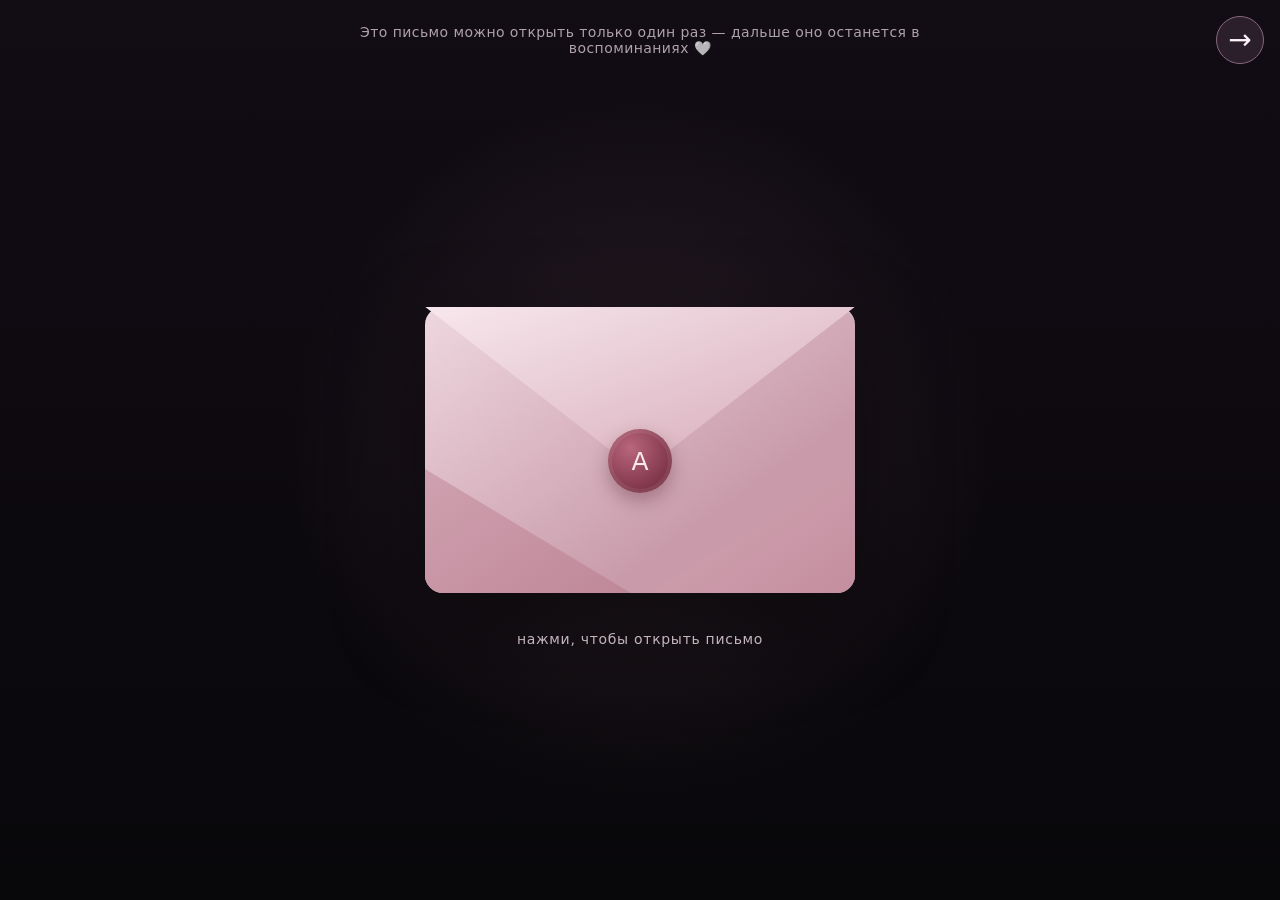
<file: index.html>
<!doctype html>
<html lang="ru">
<head>
<meta charset="utf-8">
<meta name="viewport" content="width=device-width, initial-scale=1, viewport-fit=cover">
<meta name="theme-color" content="#160f18">
<meta name="description" content="Для Арины 🤍">
<title>Для Арины 🤍</title>
<script>document.documentElement.classList.add('js');</script>
<link rel="stylesheet" href="site.css?v=20260927-32">

</head>
<body class="intro-page">
<a class="afterword-shortcut" style="z-index:1000010" href="afterword.html" aria-label="Перейти к послесловию и продолжениям" title="Послесловие и продолжения">→</a>
<div class="page-transition" aria-hidden="true"></div>
<div class="intro" id="intro">
<div class="intro-note">Это письмо можно открыть только один раз — дальше оно останется в воспоминаниях 🤍</div>
<div aria-hidden="true" class="wizard malfoy-wizard real-wizard-v14"><img alt="" aria-hidden="true" class="real-wizard-image" decoding="async" loading="lazy" src="assets/img-91d312e5d8ba7903.webp"/><span aria-hidden="true" class="wand-tip-anchor real-wand-tip"></span></div>
<svg aria-hidden="true" class="heart-spell-svg" preserveaspectratio="none" viewbox="0 0 1000 700">
<defs>
<filter height="220%" id="greenGlow" width="220%" x="-60%" y="-60%">
<fegaussianblur result="blur" stddeviation="6"></fegaussianblur>
<femerge><femergenode in="blur"></femergenode><femergenode in="SourceGraphic"></femergenode></femerge>
</filter>
</defs>
<path class="heart-spell-trail" d="M 190 505 C 275 470, 350 415, 445 365 C 475 348, 498 340, 515 334" pathlength="1"></path>
<path class="heart-spell-heart" d="M 515 334 C 482 294, 430 319, 444 365 C 455 401, 515 430, 515 430 C 515 430, 575 401, 586 365 C 600 319, 548 294, 515 334 Z" pathlength="1"></path>
<circle class="heart-spell-hit" cx="515" cy="382" r="13"></circle>
</svg>
<div aria-hidden="true" class="spell-flash"></div>
<div aria-hidden="true" class="wand-beam-v27" id="wandBeamV27"></div>
<div class="envelope-wrap">
<a aria-label="Открыть письмо" class="envelope" href="#intro" id="envelope">
<div class="envelope-base"></div>
<div class="letter" id="letter">
<div class="letter-scroll">
<h2>Арина,</h2>
<p>
            спасибо тебе за то, что ты появилась в моей жизни. За наши разговоры на расстоянии, за ожидание встречи,
            за то особенное чувство, когда обычный день становится важнее просто потому, что в нём есть ты.
            <br/><br/>
            Я очень рад нашему невероятному знакомству. Мне нравится узнавать тебя всё больше, ждать твоих сообщений,
            представлять нашу встречу и понимать, что мне действительно хочется быть рядом — не только в переписке,
            а по-настоящему. Сегодняшнее время с тобой я хочу запомнить надолго.
            <br/><br/>
            Я люблю тебя за твою нежность, характер, улыбку, карие глаза, твои мысли, твою искренность и просто за то,
            какая ты есть. И если это только начало нашей истории — я очень хочу узнать, какой она станет дальше.
          </p>
<span class="sign">Тот, кто очень счастлив, что встретил тебя 🤍</span>
</div>
</div>
<div class="flap"></div>
<div class="seal">A</div>
<div class="tap-label">нажми, чтобы открыть письмо</div>
</a>
</div>
<button class="intro-continue" id="introContinue" type="button">Продолжить</button>
</div>
<script src="site.js?v=20260927-32" defer></script>
<script>
(function(){
  const intro=document.getElementById('intro');
  const envelope=document.getElementById('envelope');
  const letter=document.getElementById('letter');
  const button=document.getElementById('introContinue');
  const overlay=document.querySelector('.page-transition');
  if(!intro || !envelope || !letter || !button) return;

  let started=false;
  let showTimer=0;

  function placeContinue(){
    const r=letter.getBoundingClientRect();
    button.style.setProperty('--continue-top', Math.round(r.bottom + 26) + 'px');
  }

  function showContinue(){
    clearTimeout(showTimer);
    button.classList.remove('after-open-visible');
    showTimer=setTimeout(()=>{
      if(location.hash!=='#intro') return;
      placeContinue();
      button.classList.add('after-open-visible');
    },4000);
  }

  envelope.addEventListener('click',showContinue,{once:true});
  if(location.hash==='#intro') showContinue();

  window.addEventListener('resize',()=>{
    if(button.classList.contains('after-open-visible')) requestAnimationFrame(placeContinue);
  },{passive:true});
  window.visualViewport?.addEventListener('resize',()=>{
    if(button.classList.contains('after-open-visible')) requestAnimationFrame(placeContinue);
  },{passive:true});

  button.addEventListener('click',e=>{
    e.preventDefault();
    e.stopPropagation();
    if(started) return;
    started=true;
    button.classList.add('pressed');
    intro.classList.add('continue-triggered');
    document.dispatchEvent(new CustomEvent('intro:continue'));

    setTimeout(()=>overlay?.classList.add('active'),7900);
    setTimeout(()=>location.replace('home.html'),9000);
  });
})();
</script>
</body>
</html>
</file>
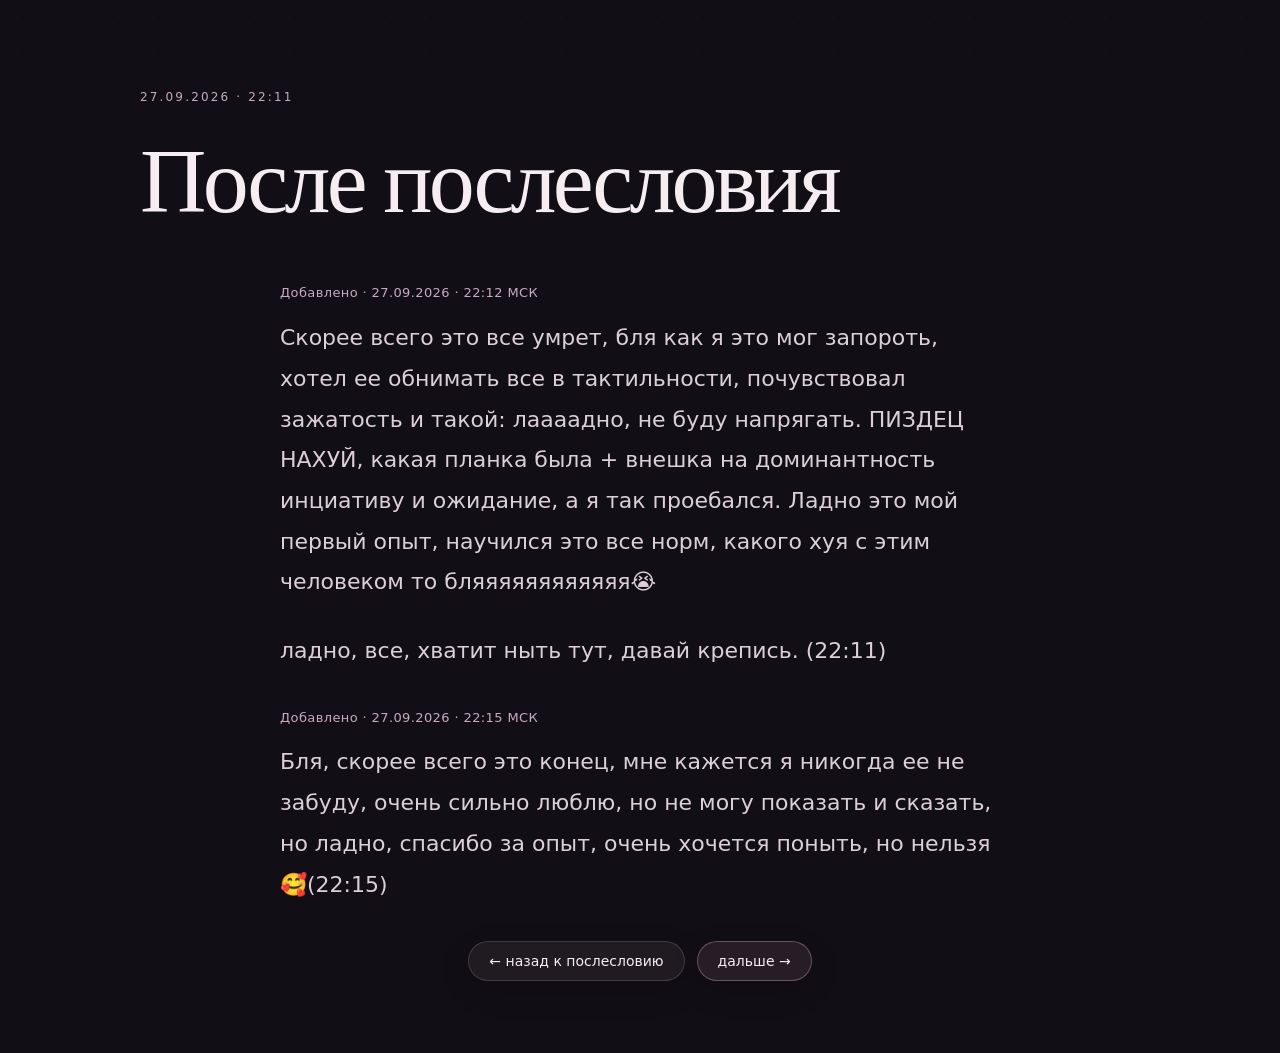
<file: afterword-2.html>
<!doctype html>
<html lang="ru">
<head>
<meta charset="utf-8">
<meta name="viewport" content="width=device-width, initial-scale=1, viewport-fit=cover">
<meta name="theme-color" content="#120e15">
<title>После послесловия — 27.09.2026, 22:11</title>
<link rel="stylesheet" href="site.css?v=20260927-32">
<style>
.journal-entry { margin:0 0 36px; }
.entry-meta { margin:0 0 14px; color:#c7aabc; font-size:13px; line-height:1.6; letter-spacing:.03em; }
.afterword-copy { overflow-wrap:anywhere; }
</style>
</head>
<body class="afterword-page">
<main class="afterword">
<div class="afterword-label">27.09.2026 · 22:11</div>
<h1>После послесловия</h1>
<div class="afterword-copy">
<section class="journal-entry" aria-label="Запись">
<div class="entry-meta">Добавлено · <time datetime="2026-09-27T19:12:27Z">27.09.2026 · 22:12 МСК</time></div>
<p>Скорее всего это все умрет, бля как я это мог запороть, хотел ее обнимать все в тактильности, почувствовал зажатость и такой: лаааадно, не буду напрягать. ПИЗДЕЦ НАХУЙ, какая планка была + внешка на доминантность инциативу и ожидание, а я так проебался. Ладно это мой первый опыт, научился это все норм, какого хуя с этим человеком то бляяяяяяяяяяяя😭</p>
<p>ладно, все, хватит ныть тут, давай крепись. (22:11)</p>
</section>
<section class="journal-entry" aria-label="Запись">
<div class="entry-meta">Добавлено · <time datetime="2026-09-27T19:15:58Z">27.09.2026 · 22:15 МСК</time></div>
<p>Бля, скорее всего это конец, мне кажется я никогда ее не забуду, очень сильно люблю, но не могу показать и сказать, но ладно, спасибо за опыт, очень хочется поныть, но нельзя🥰(22:15)</p>
</section>
</div>
<nav class="page-nav" aria-label="Навигация"><a href="afterword.html">← назад к послесловию</a><a class="next" href="afterword-3.html">дальше →</a></nav>
</main>
</body>
</html>
</file>
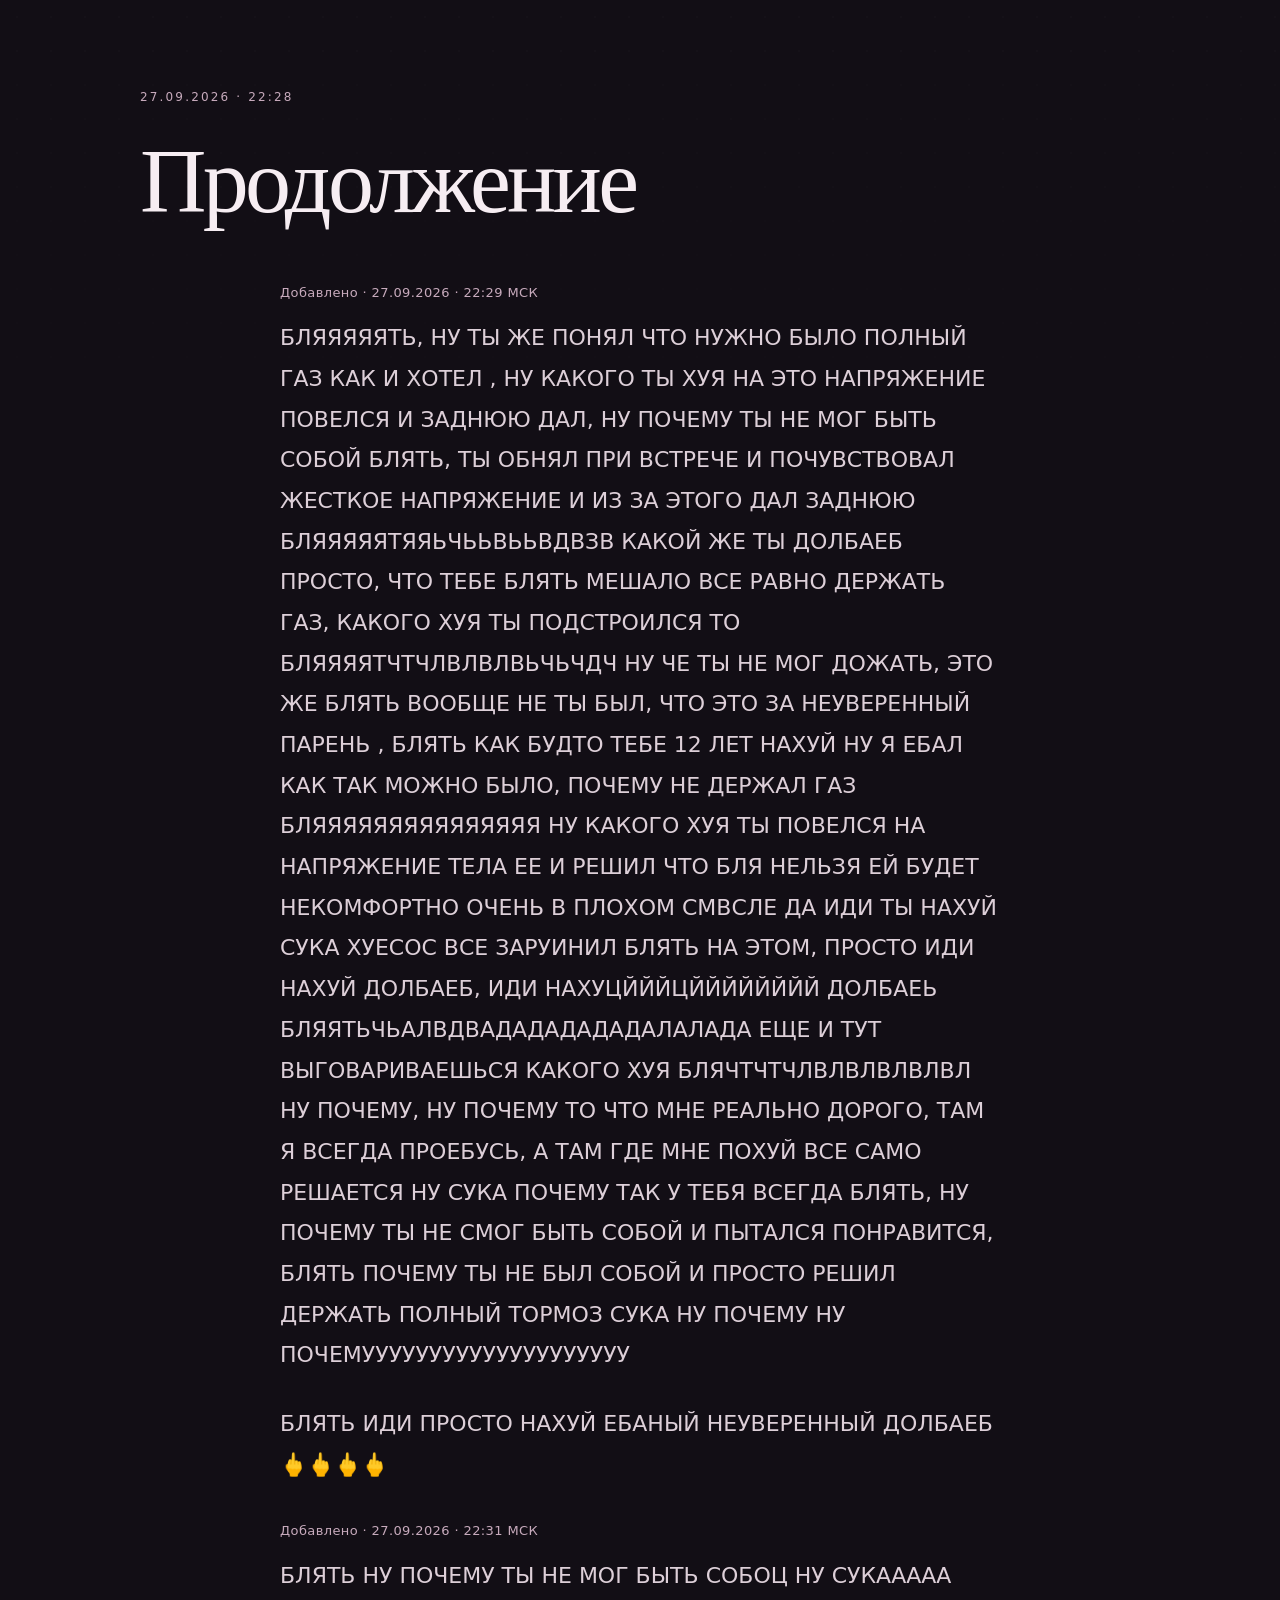
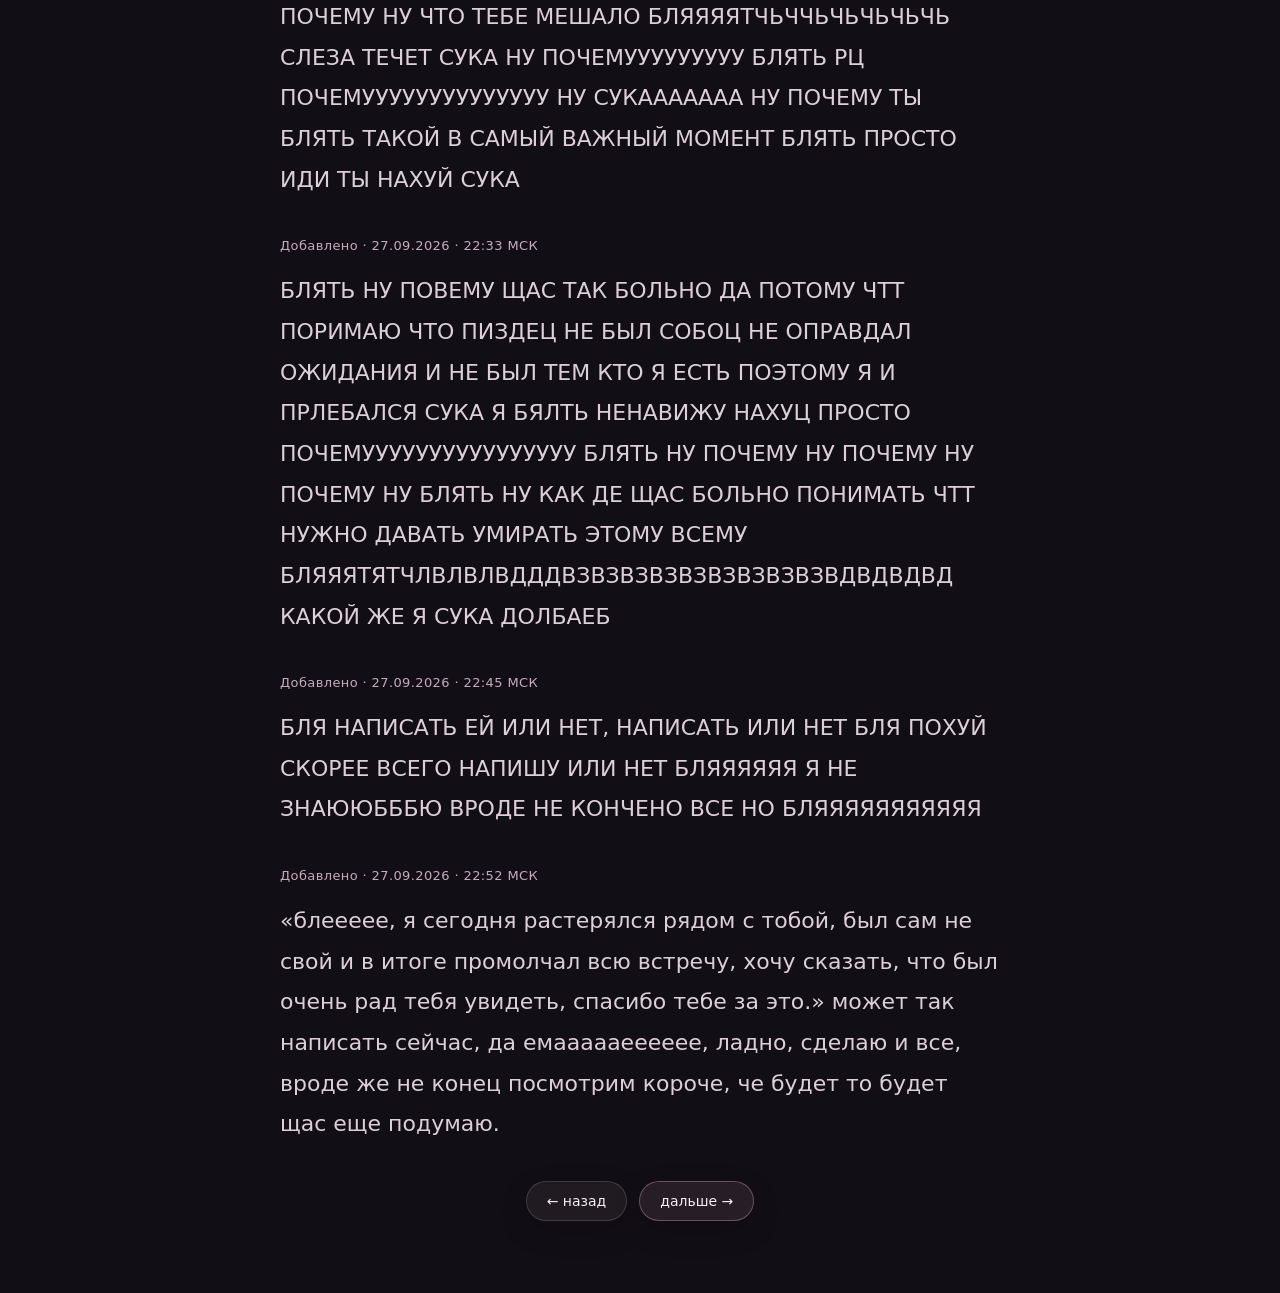
<file: afterword-3.html>
<!doctype html>
<html lang="ru">
<head>
<meta charset="utf-8">
<meta name="viewport" content="width=device-width, initial-scale=1, viewport-fit=cover">
<meta name="theme-color" content="#120e15">
<title>Продолжение — 27.09.2026, 22:28</title>
<link rel="stylesheet" href="site.css?v=20260927-32">
<style>.afterword-copy { overflow-wrap:anywhere; }</style>
<style>
.journal-entry { margin:0 0 36px; }
.entry-meta { margin:0 0 14px; color:#c7aabc; font-size:13px; line-height:1.6; letter-spacing:.03em; }
.afterword-copy { overflow-wrap:anywhere; }
</style>
</head>
<body class="afterword-page">
<main class="afterword">
<div class="afterword-label">27.09.2026 · 22:28</div>
<h1>Продолжение</h1>
<div class="afterword-copy">
<section class="journal-entry" aria-label="Запись">
<div class="entry-meta">Добавлено · <time datetime="2026-09-27T19:29:34Z">27.09.2026 · 22:29 МСК</time></div>
<p>БЛЯЯЯЯЯТЬ, НУ ТЫ ЖЕ ПОНЯЛ ЧТО НУЖНО БЫЛО ПОЛНЫЙ ГАЗ КАК И ХОТЕЛ , НУ КАКОГО ТЫ ХУЯ НА ЭТО НАПРЯЖЕНИЕ ПОВЕЛСЯ И ЗАДНЮЮ ДАЛ, НУ ПОЧЕМУ ТЫ НЕ МОГ БЫТЬ СОБОЙ БЛЯТЬ,  ТЫ ОБНЯЛ ПРИ ВСТРЕЧЕ И ПОЧУВСТВОВАЛ ЖЕСТКОЕ НАПРЯЖЕНИЕ И ИЗ ЗА ЭТОГО ДАЛ ЗАДНЮЮ БЛЯЯЯЯЯТЯЯЬЧЬЬВЬЬВДВЗВ КАКОЙ ЖЕ ТЫ ДОЛБАЕБ ПРОСТО, ЧТО ТЕБЕ БЛЯТЬ МЕШАЛО ВСЕ РАВНО ДЕРЖАТЬ ГАЗ, КАКОГО ХУЯ ТЫ ПОДСТРОИЛСЯ ТО БЛЯЯЯЯТЧТЧЛВЛВЛВЬЧЬЧДЧ НУ ЧЕ ТЫ НЕ МОГ ДОЖАТЬ, ЭТО ЖЕ БЛЯТЬ ВООБЩЕ НЕ ТЫ БЫЛ, ЧТО ЭТО ЗА НЕУВЕРЕННЫЙ ПАРЕНЬ , БЛЯТЬ КАК БУДТО ТЕБЕ 12 ЛЕТ НАХУЙ НУ Я ЕБАЛ КАК ТАК МОЖНО БЫЛО, ПОЧЕМУ НЕ ДЕРЖАЛ ГАЗ БЛЯЯЯЯЯЯЯЯЯЯЯЯЯЯЯ НУ КАКОГО ХУЯ ТЫ ПОВЕЛСЯ НА НАПРЯЖЕНИЕ ТЕЛА ЕЕ И РЕШИЛ ЧТО БЛЯ НЕЛЬЗЯ ЕЙ БУДЕТ НЕКОМФОРТНО ОЧЕНЬ В ПЛОХОМ СМВСЛЕ ДА ИДИ ТЫ НАХУЙ СУКА ХУЕСОС ВСЕ ЗАРУИНИЛ БЛЯТЬ НА ЭТОМ, ПРОСТО ИДИ НАХУЙ ДОЛБАЕБ, ИДИ НАХУЦЙЙЙЦЙЙЙЙЙЙЙЙ ДОЛБАЕЬ БЛЯЯТЬЧЬАЛВДВАДАДАДАДАДАЛАЛАДА ЕЩЕ И ТУТ ВЫГОВАРИВАЕШЬСЯ КАКОГО ХУЯ БЛЯЧТЧТЧЛВЛВЛВЛВЛВЛ НУ ПОЧЕМУ, НУ ПОЧЕМУ ТО ЧТО МНЕ РЕАЛЬНО ДОРОГО, ТАМ Я ВСЕГДА ПРОЕБУСЬ,  А ТАМ ГДЕ МНЕ ПОХУЙ ВСЕ САМО РЕШАЕТСЯ НУ СУКА ПОЧЕМУ ТАК У ТЕБЯ ВСЕГДА БЛЯТЬ, НУ ПОЧЕМУ ТЫ НЕ СМОГ БЫТЬ СОБОЙ И ПЫТАЛСЯ ПОНРАВИТСЯ, БЛЯТЬ ПОЧЕМУ ТЫ НЕ БЫЛ СОБОЙ И ПРОСТО РЕШИЛ ДЕРЖАТЬ ПОЛНЫЙ ТОРМОЗ СУКА НУ ПОЧЕМУ НУ ПОЧЕМУУУУУУУУУУУУУУУУУУУУ</p>
<p>БЛЯТЬ ИДИ ПРОСТО НАХУЙ ЕБАНЫЙ НЕУВЕРЕННЫЙ ДОЛБАЕБ🖕🖕🖕🖕</p>
</section>
<section class="journal-entry" aria-label="Запись">
<div class="entry-meta">Добавлено · <time datetime="2026-09-27T19:31:56.870Z">27.09.2026 · 22:31 МСК</time></div>
<p>БЛЯТЬ НУ ПОЧЕМУ ТЫ НЕ МОГ БЫТЬ СОБОЦ НУ СУКААААА ПОЧЕМУ НУ ЧТО ТЕБЕ МЕШАЛО БЛЯЯЯЯТЧЬЧЧЬЧЬЧЬЧЬЧЬ СЛЕЗА ТЕЧЕТ СУКА НУ ПОЧЕМУУУУУУУУУ БЛЯТЬ РЦ ПОЧЕМУУУУУУУУУУУУУУ НУ СУКААААААА НУ ПОЧЕМУ ТЫ БЛЯТЬ ТАКОЙ В САМЫЙ ВАЖНЫЙ МОМЕНТ БЛЯТЬ ПРОСТО ИДИ ТЫ НАХУЙ СУКА</p>
</section>
<section class="journal-entry" aria-label="Запись">
<div class="entry-meta">Добавлено · <time datetime="2026-09-27T19:33:27.778Z">27.09.2026 · 22:33 МСК</time></div>
<p>БЛЯТЬ НУ ПОВЕМУ ЩАС ТАК БОЛЬНО ДА ПОТОМУ ЧТТ ПОРИМАЮ ЧТО ПИЗДЕЦ НЕ БЫЛ СОБОЦ НЕ ОПРАВДАЛ ОЖИДАНИЯ И НЕ БЫЛ ТЕМ КТО Я ЕСТЬ ПОЭТОМУ Я И ПРЛЕБАЛСЯ СУКА Я БЯЛТЬ НЕНАВИЖУ НАХУЦ ПРОСТО ПОЧЕМУУУУУУУУУУУУУУУУ БЛЯТЬ НУ ПОЧЕМУ НУ ПОЧЕМУ НУ ПОЧЕМУ НУ БЛЯТЬ НУ КАК ДЕ ЩАС БОЛЬНО ПОНИМАТЬ ЧТТ НУЖНО ДАВАТЬ УМИРАТЬ ЭТОМУ ВСЕМУ БЛЯЯЯТЯТЧЛВЛВЛВДДДВЗВЗВЗВЗВЗВЗВЗВЗВЗВДВДВДВД КАКОЙ ЖЕ Я СУКА ДОЛБАЕБ</p>
</section>
<section class="journal-entry" aria-label="Запись">
<div class="entry-meta">Добавлено · <time datetime="2026-09-27T19:45:52.732Z">27.09.2026 · 22:45 МСК</time></div>
<p>БЛЯ НАПИСАТЬ ЕЙ ИЛИ НЕТ, НАПИСАТЬ ИЛИ НЕТ БЛЯ ПОХУЙ СКОРЕЕ ВСЕГО НАПИШУ ИЛИ НЕТ БЛЯЯЯЯЯЯ Я НЕ ЗНАЮЮБББЮ ВРОДЕ НЕ КОНЧЕНО ВСЕ НО БЛЯЯЯЯЯЯЯЯЯЯЯ</p>
</section>
<section class="journal-entry" aria-label="Запись">
<div class="entry-meta">Добавлено · <time datetime="2026-09-27T19:52:00Z">27.09.2026 · 22:52 МСК</time></div>
<p>«блеееее, я сегодня растерялся рядом с тобой, был сам не свой и в итоге промолчал всю встречу, хочу сказать, что был очень рад тебя увидеть, спасибо тебе за это.» может так написать сейчас, да емаааааееееее, ладно, сделаю и все, вроде же не конец посмотрим короче, че будет то будет щас еще подумаю.</p>
</section>
</div>
<nav class="page-nav" aria-label="Навигация"><a href="afterword-2.html">← назад</a><a class="next" href="afterword-4.html">дальше →</a></nav>
</main>
</body>
</html>
</file>
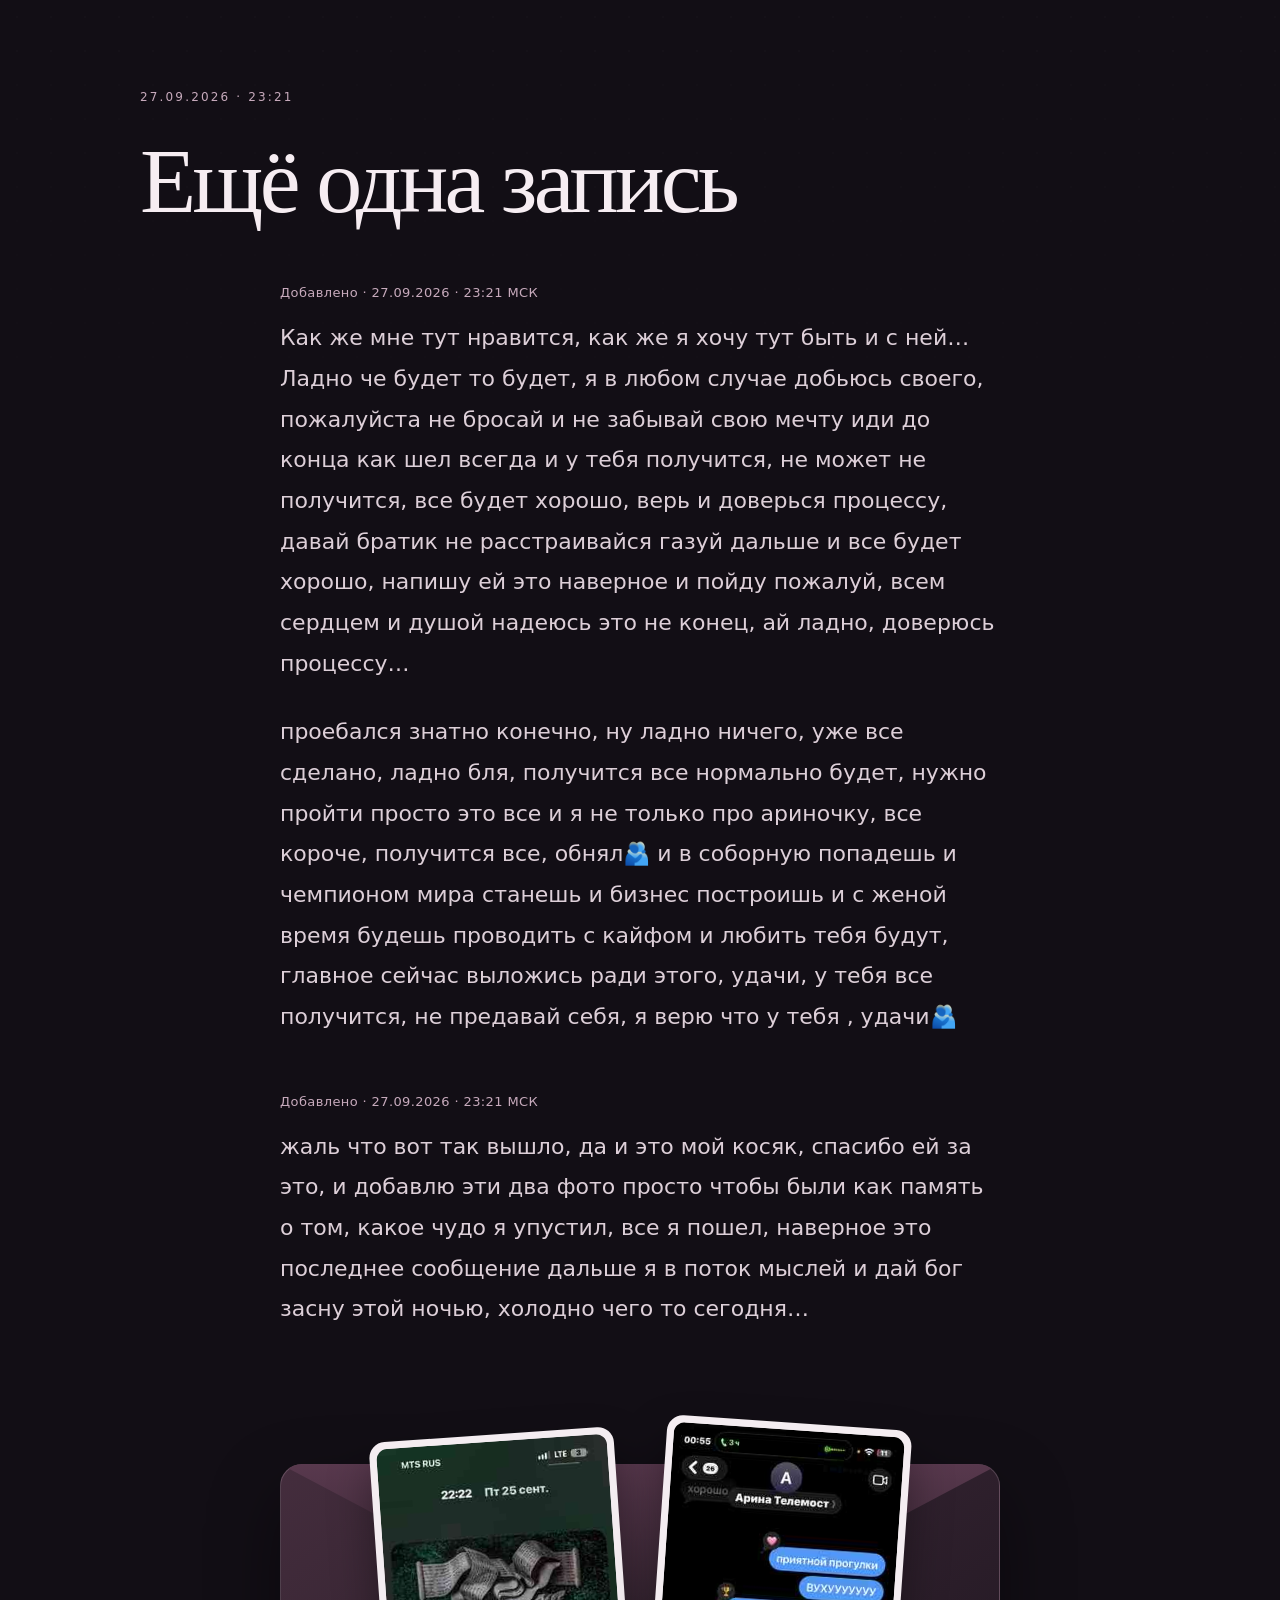
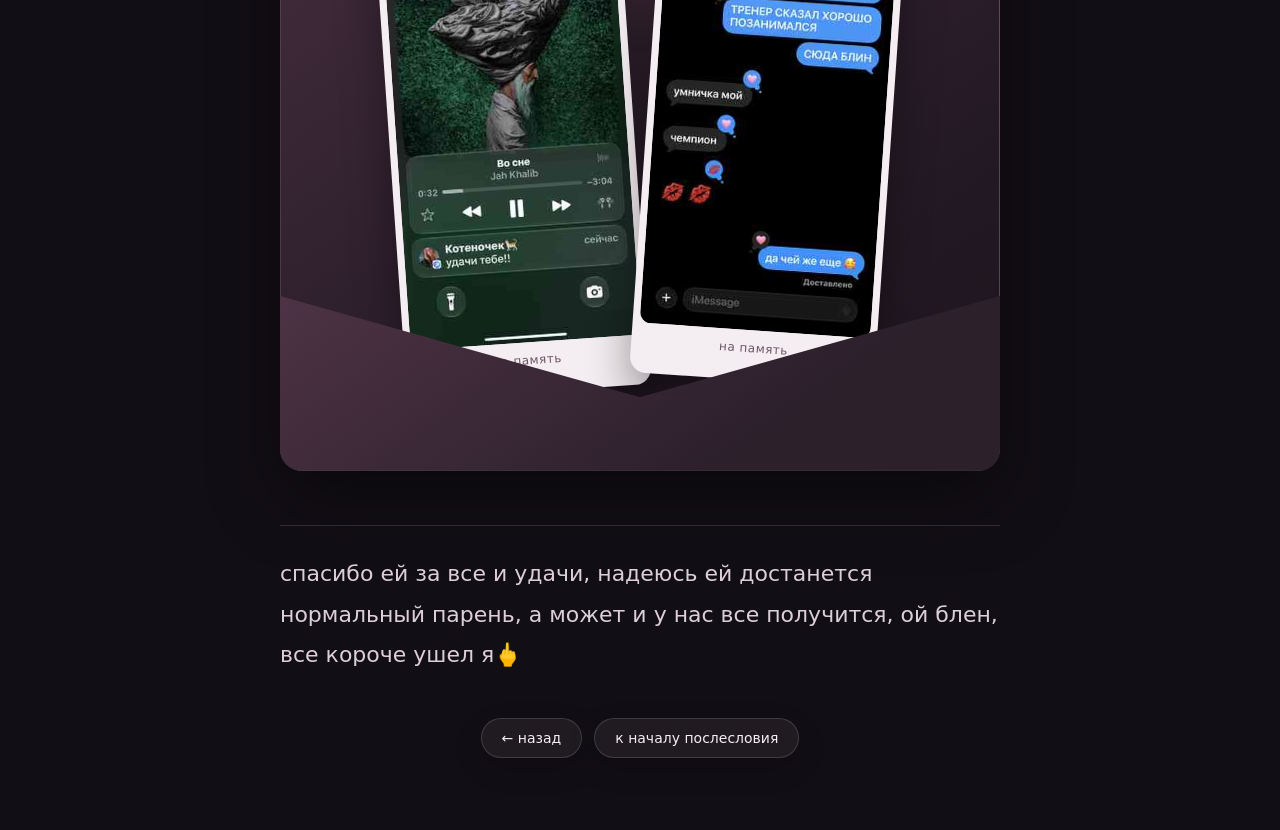
<file: afterword-4.html>
<!doctype html>
<html lang="ru">
<head>
<meta charset="utf-8">
<meta name="viewport" content="width=device-width, initial-scale=1, viewport-fit=cover">
<meta name="theme-color" content="#120e15">
<title>Продолжение — 27.09.2026, 23:21</title>
<link rel="stylesheet" href="site.css?v=20260927-32">
<style>
.journal-entry { margin:0 0 42px; }
.entry-meta { margin:0 0 14px; color:#c7aabc; font-size:13px; line-height:1.6; letter-spacing:.03em; }
.afterword-copy { overflow-wrap:anywhere; }
.memory-note { margin-top:54px; }
.memory-envelope {
  position:relative;
  width:min(100%,720px);
  margin:42px auto 54px;
  min-height:430px;
  padding:54px 20px 86px;
  display:flex;
  align-items:flex-start;
  justify-content:center;
  gap:16px;
  isolation:isolate;
}
.memory-envelope::before {
  content:"";
  position:absolute;
  inset:92px 0 0;
  z-index:-2;
  border:1px solid rgba(255,224,240,.18);
  border-radius:22px;
  background:linear-gradient(145deg,#442d3d,#251a25 64%,#1b141d);
  box-shadow:0 28px 70px rgba(0,0,0,.38);
}
.envelope-flap {
  position:absolute;
  left:0; right:0; top:92px;
  height:190px;
  z-index:-1;
  clip-path:polygon(0 0,100% 0,50% 100%);
  background:linear-gradient(180deg,#59394e,#2d202b);
  border-radius:22px 22px 0 0;
  opacity:.96;
}
.envelope-front {
  position:absolute;
  left:0; right:0; bottom:0;
  height:230px;
  z-index:5;
  pointer-events:none;
  clip-path:polygon(0 24%,50% 68%,100% 24%,100% 100%,0 100%);
  background:linear-gradient(145deg,#513548,#2c202b 72%);
  border-radius:0 0 22px 22px;
  box-shadow:inset 0 1px rgba(255,255,255,.05);
}
.memory-photo {
  position:relative;
  z-index:3;
  width:min(43%,245px);
  margin:0;
  padding:7px 7px 24px;
  border-radius:16px;
  background:#f4edf1;
  box-shadow:0 22px 44px rgba(0,0,0,.38);
}
.memory-photo:first-of-type { transform:rotate(-4deg) translateY(8px); }
.memory-photo:last-of-type { transform:rotate(4deg) translateY(-4px); }
.memory-photo img {
  display:block;
  width:100%;
  height:auto;
  border-radius:11px;
  background:#09080a;
}
.memory-photo figcaption {
  padding-top:10px;
  color:#6d5664;
  font:12px/1.35 system-ui,-apple-system,sans-serif;
  text-align:center;
  letter-spacing:.04em;
}
.final-note {
  margin-top:8px !important;
  padding-top:28px;
  border-top:1px solid rgba(231,202,220,.16);
}
@media(max-width:560px){
  .memory-envelope { min-height:360px; padding:42px 12px 72px; gap:10px; }
  .memory-envelope::before { inset:74px 0 0; }
  .envelope-flap { top:74px; height:150px; }
  .envelope-front { height:180px; }
  .memory-photo { width:45%; padding:5px 5px 18px; border-radius:13px; }
  .memory-photo img { border-radius:9px; }
  .memory-photo figcaption { font-size:10px; padding-top:7px; }
}
</style>
</head>
<body class="afterword-page">
<main class="afterword">
<div class="afterword-label">27.09.2026 · 23:21</div>
<h1>Ещё одна запись</h1>
<div class="afterword-copy">

<section class="journal-entry" aria-label="Запись">
<div class="entry-meta">Добавлено · <time datetime="2026-09-27T23:21:15+03:00">27.09.2026 · 23:21 МСК</time></div>
<p>Как же мне тут нравится, как же я хочу тут быть и с ней… Ладно че будет то будет, я в любом случае добьюсь своего, пожалуйста не бросай и не забывай свою мечту иди до конца как шел всегда и у тебя получится, не может не получится, все будет хорошо, верь и доверься процессу, давай братик не расстраивайся газуй дальше и все будет хорошо, напишу ей это наверное и пойду пожалуй, всем сердцем и душой надеюсь это не конец, ай ладно, доверюсь процессу…</p>
<p>проебался знатно конечно, ну ладно ничего, уже все сделано, ладно бля, получится все нормально будет, нужно пройти просто это все и я не только про ариночку, все короче, получится все, обнял🫂 и в соборную попадешь и чемпионом мира станешь и бизнес построишь и с женой время будешь проводить с кайфом и любить тебя будут, главное сейчас выложись ради этого, удачи, у тебя все получится, не предавай себя, я верю что у тебя , удачи🫂</p>
</section>

<section class="journal-entry memory-note" aria-label="Запись с фотографиями">
<div class="entry-meta">Добавлено · <time datetime="2026-09-27T23:21:15+03:00">27.09.2026 · 23:21 МСК</time></div>
<p>жаль что вот так вышло, да и это мой косяк, спасибо ей за это, и добавлю эти два фото просто чтобы были как память о том, какое чудо я упустил, все я пошел, наверное это последнее сообщение дальше я в поток мыслей и дай бог засну этой ночью, холодно чего то сегодня…</p>

<div class="memory-envelope" aria-label="Конверт с двумя фотографиями на память">
  <div class="envelope-flap" aria-hidden="true"></div>
  <figure class="memory-photo">
    <img id="memory-photo-1" alt="Фото на память 1">
    <figcaption>на память</figcaption>
  </figure>
  <figure class="memory-photo">
    <img id="memory-photo-2" alt="Фото на память 2">
    <figcaption>на память</figcaption>
  </figure>
  <div class="envelope-front" aria-hidden="true"></div>
</div>

<p class="final-note">спасибо ей за все и удачи, надеюсь ей достанется нормальный парень, а может и у нас все получится, ой блен, все короче ушел я🖕</p>
</section>

</div>
<nav class="page-nav" aria-label="Навигация"><a href="afterword-3.html">← назад</a><a href="afterword.html">к началу послесловия</a></nav>
</main>
<script>
(async () => {
  const loadPhoto = async (id, parts) => {
    const el = document.getElementById(id);
    try {
      const chunks = await Promise.all(parts.map(async (path) => {
        const response = await fetch(path, { cache: 'force-cache' });
        if (!response.ok) throw new Error('photo chunk');
        return (await response.text()).trim();
      }));
      el.src = 'data:image/jpeg;base64,' + chunks.join('');
    } catch (error) {
      el.alt = 'Фото временно не загрузилось';
    }
  };

  await Promise.all([
    loadPhoto('memory-photo-1', [
      'assets/memory-1-a.txt',
      'assets/memory-1-b.txt',
      'assets/memory-1-c1.txt',
      'assets/memory-1-c2.txt',
      'assets/memory-1-d1.txt',
      'assets/memory-1-d2.txt'
    ]),
    loadPhoto('memory-photo-2', [
      'assets/memory-2-a.txt',
      'assets/memory-2-b.txt',
      'assets/memory-2-c1.txt',
      'assets/memory-2-c2.txt',
      'assets/memory-2-d1.txt',
      'assets/memory-2-d2.txt'
    ])
  ]);
})();
</script>
</body>
</html>
</file>
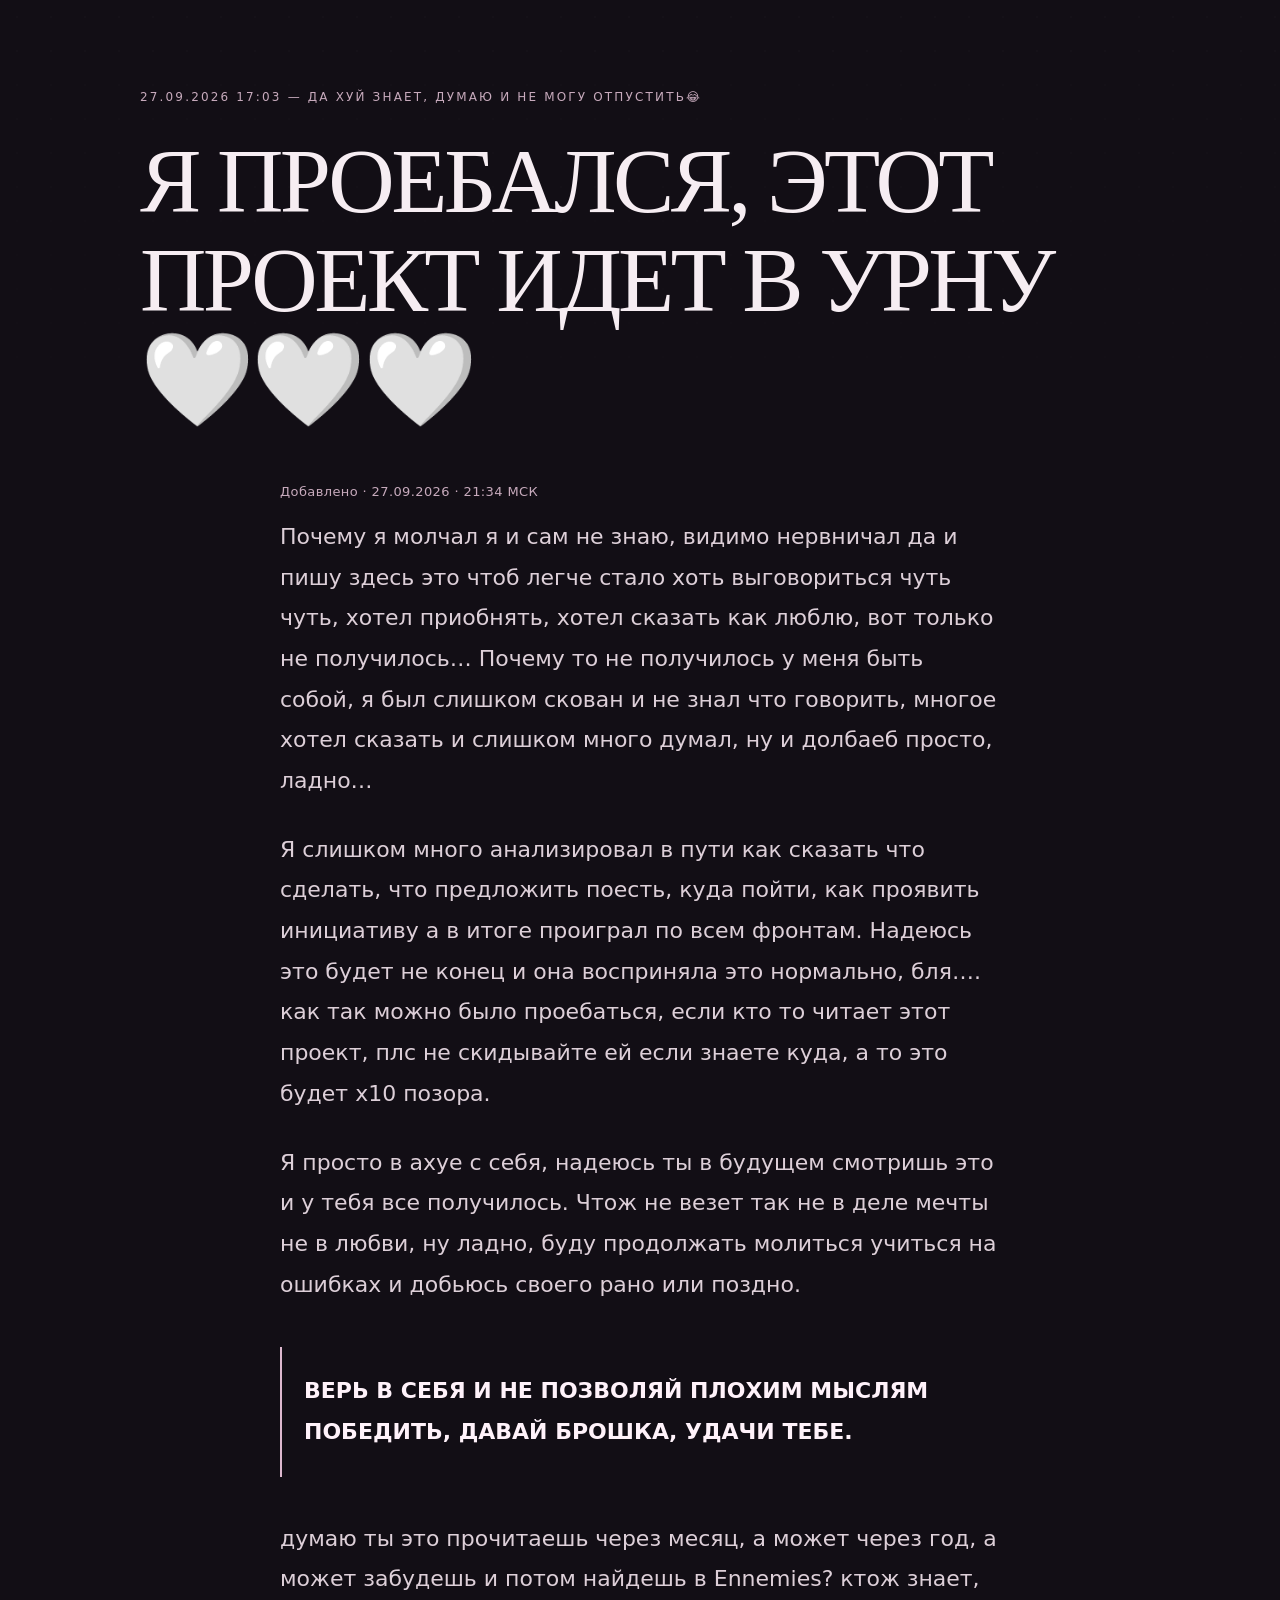
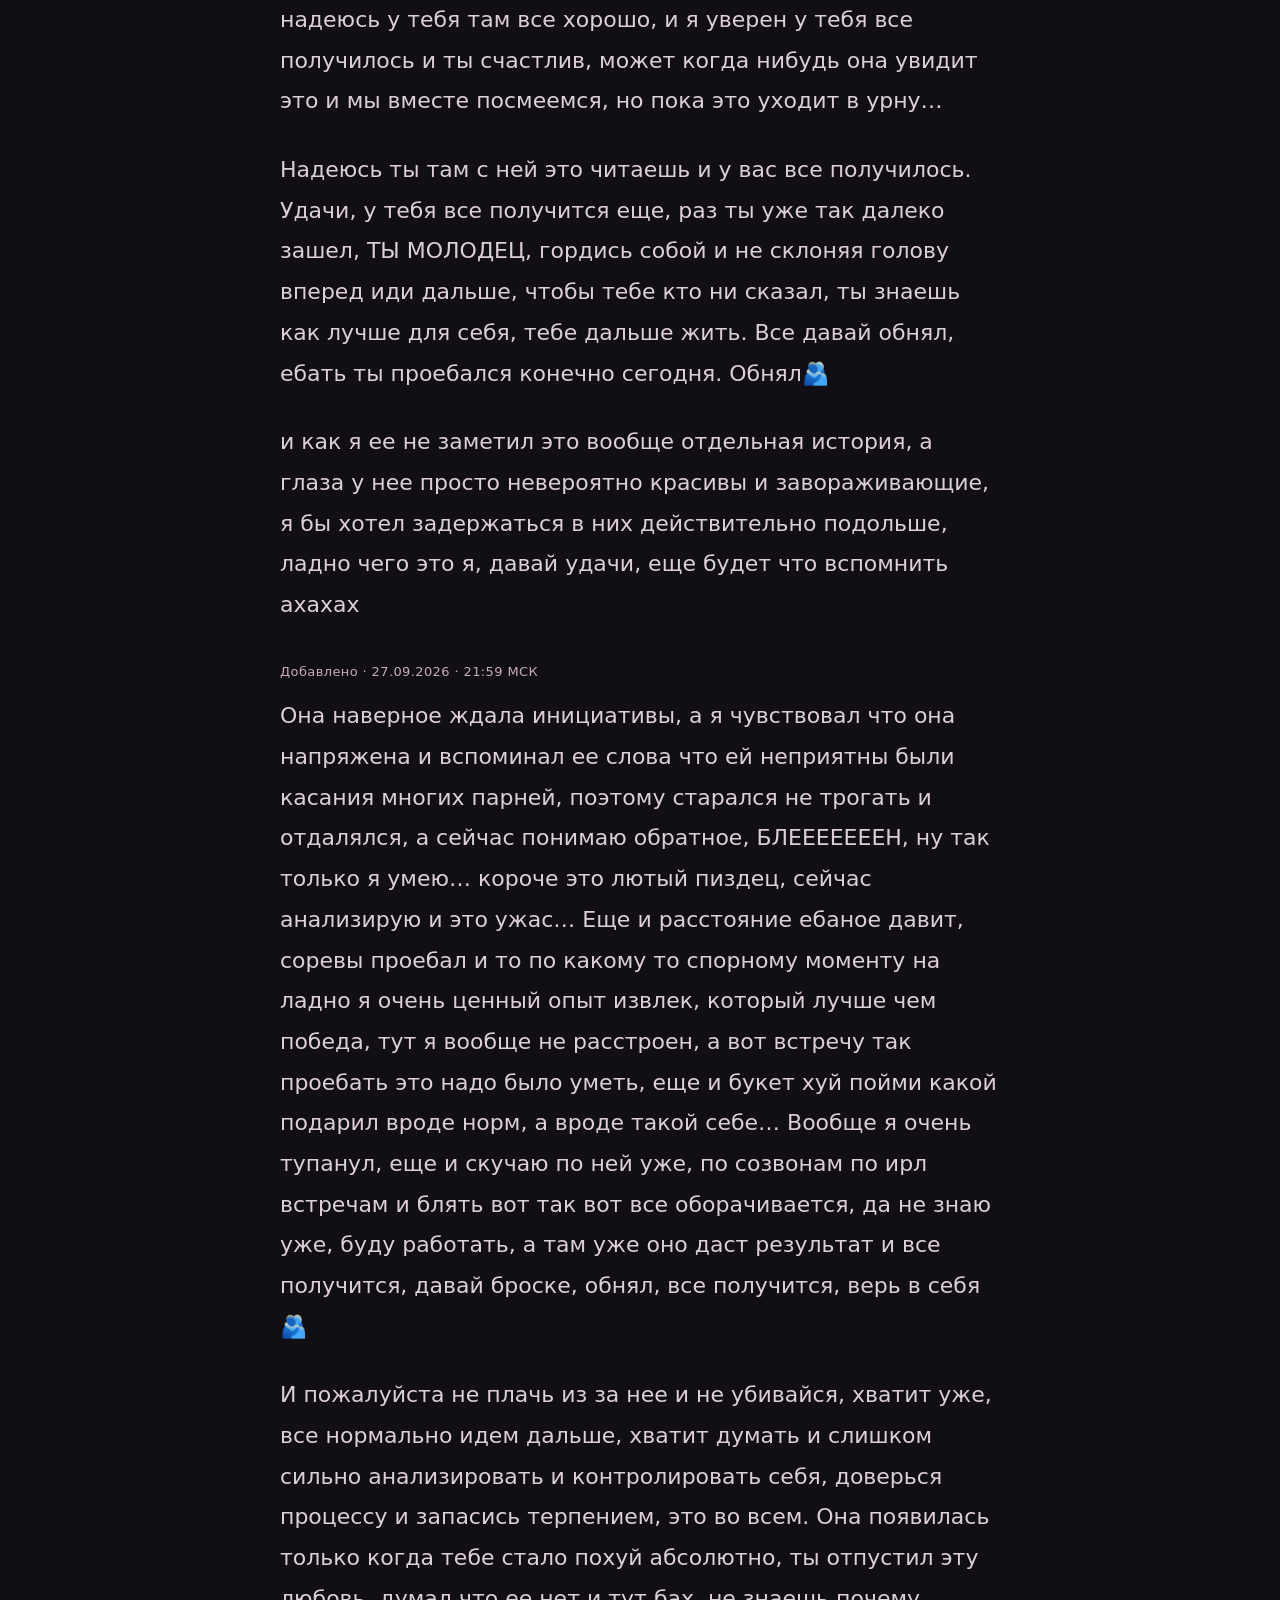
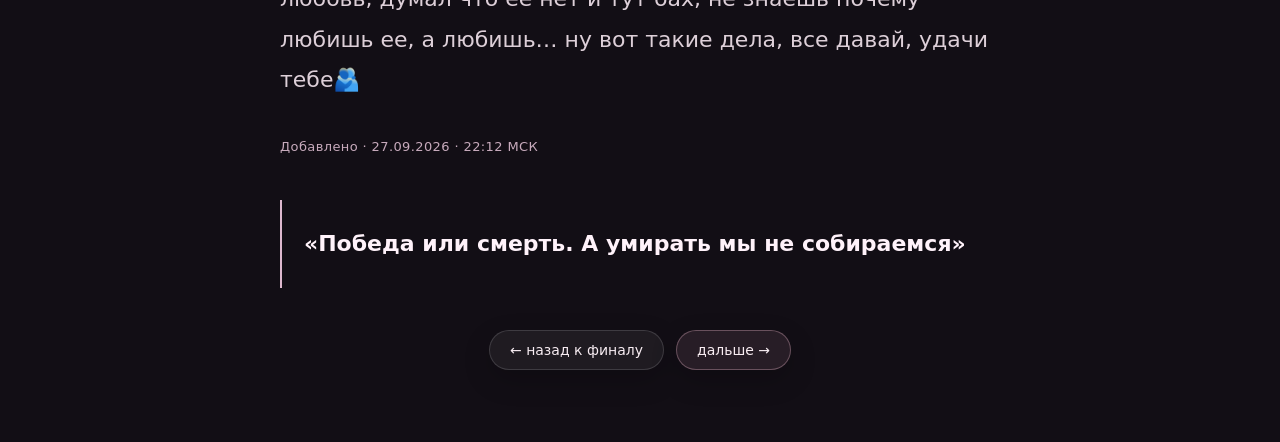
<file: afterword.html>
<!doctype html>
<html lang="ru">
<head>
<meta charset="utf-8">
<meta name="viewport" content="width=device-width, initial-scale=1, viewport-fit=cover">
<meta name="theme-color" content="#120e15">
<title>Послесловие — 27.09.2026</title>
<link rel="stylesheet" href="site.css?v=20260927-32">
<style>
.journal-entry { margin:0 0 36px; }
.entry-meta { margin:0 0 14px; color:#c7aabc; font-size:13px; line-height:1.6; letter-spacing:.03em; }
.afterword-copy { overflow-wrap:anywhere; }
</style>
</head>
<body class="afterword-page">
<main class="afterword">
<div class="afterword-label">27.09.2026 17:03 — да хуй знает, думаю и не могу отпустить😂</div>
<h1>Я ПРОЕБАЛСЯ, ЭТОТ ПРОЕКТ ИДЕТ В УРНУ🤍🤍🤍</h1>
<div class="afterword-copy">
<section class="journal-entry" aria-label="Запись">
<div class="entry-meta">Добавлено · <time datetime="2026-09-27T18:34:47Z">27.09.2026 · 21:34 МСК</time></div>
<p>Почему я молчал я и сам не знаю, видимо нервничал да и пишу здесь это чтоб легче стало хоть выговориться чуть чуть, хотел приобнять, хотел сказать как люблю, вот только не получилось… Почему то не получилось у меня быть собой, я был слишком скован и не знал что говорить, многое хотел сказать и слишком много думал, ну и долбаеб просто, ладно…</p>
<p>Я слишком много анализировал в пути как сказать что сделать, что предложить поесть, куда пойти, как проявить инициативу а в итоге проиграл по всем фронтам. Надеюсь это будет не конец и она восприняла это нормально, бля…. как так можно было проебаться, если кто то читает этот проект, плс не скидывайте ей если знаете куда, а то это будет х10 позора.</p>
<p>Я просто в ахуе с себя, надеюсь ты в будущем смотришь это и у тебя все получилось. Чтож не везет так не в деле мечты не в любви, ну ладно, буду продолжать молиться учиться на ошибках и добьюсь своего рано или поздно.</p>
<p class="self-belief">ВЕРЬ В СЕБЯ И НЕ ПОЗВОЛЯЙ ПЛОХИМ МЫСЛЯМ ПОБЕДИТЬ, ДАВАЙ БРОШКА, УДАЧИ ТЕБЕ.</p>
<p>думаю ты это прочитаешь через месяц, а может через год, а может забудешь и потом найдешь в Ennemies? ктож знает, надеюсь у тебя там все хорошо, и я уверен у тебя все получилось и ты счастлив, может когда нибудь она увидит это и мы вместе посмеемся, но пока это уходит в урну…</p>
<p>Надеюсь ты там с ней это читаешь и у вас все получилось. Удачи, у тебя все получится еще, раз ты уже так далеко зашел, ТЫ МОЛОДЕЦ, гордись собой и не склоняя голову вперед иди дальше, чтобы тебе кто ни сказал, ты знаешь как лучше для себя, тебе дальше жить. Все давай обнял, ебать ты проебался конечно сегодня. Обнял🫂</p>
<p>и как я ее не заметил это вообще отдельная история, а глаза у нее просто невероятно красивы и завораживающие, я бы хотел задержаться в них действительно подольше, ладно чего это я, давай удачи, еще будет что вспомнить ахахах</p>
</section>
<section class="journal-entry" aria-label="Запись">
<div class="entry-meta">Добавлено · <time datetime="2026-09-27T18:59:46Z">27.09.2026 · 21:59 МСК</time></div>
<p>Она наверное ждала инициативы, а я чувствовал что она напряжена и вспоминал ее слова что ей неприятны были касания многих парней, поэтому старался не трогать и отдалялся, а сейчас понимаю обратное, БЛЕЕЕЕЕЕЕН, ну так только я умею… короче это лютый пиздец, сейчас анализирую и это ужас… Еще и расстояние ебаное давит, соревы проебал и то по какому то спорному моменту на ладно я очень ценный опыт извлек, который лучше чем победа, тут я вообще не расстроен, а вот встречу так проебать это надо было уметь, еще и букет хуй пойми какой подарил вроде норм, а вроде такой себе… Вообще я очень тупанул, еще и скучаю по ней уже, по созвонам по ирл встречам и блять вот так вот все оборачивается, да не знаю уже, буду работать, а там уже оно даст результат и все получится, давай броске, обнял, все получится, верь в себя🫂</p>
<p>И пожалуйста не плачь из за нее и не убивайся, хватит уже, все нормально идем дальше, хватит думать и слишком сильно анализировать и контролировать себя, доверься процессу и запасись терпением, это во всем. Она появилась только когда тебе стало похуй абсолютно, ты отпустил эту любовь, думал что ее нет и тут бах, не знаешь почему любишь ее, а любишь… ну вот такие дела, все давай, удачи тебе🫂</p>
</section>
<section class="journal-entry" aria-label="Запись">
<div class="entry-meta">Добавлено · <time datetime="2026-09-27T19:12:27Z">27.09.2026 · 22:12 МСК</time></div>
<p class="self-belief">«Победа или смерть. А умирать мы не собираемся»</p>
</section>
</div>
<nav class="page-nav" aria-label="Навигация"><a href="final.html">← назад к финалу</a><a class="next" href="afterword-2.html">дальше →</a></nav>
</main>
</body>
</html>
</file>
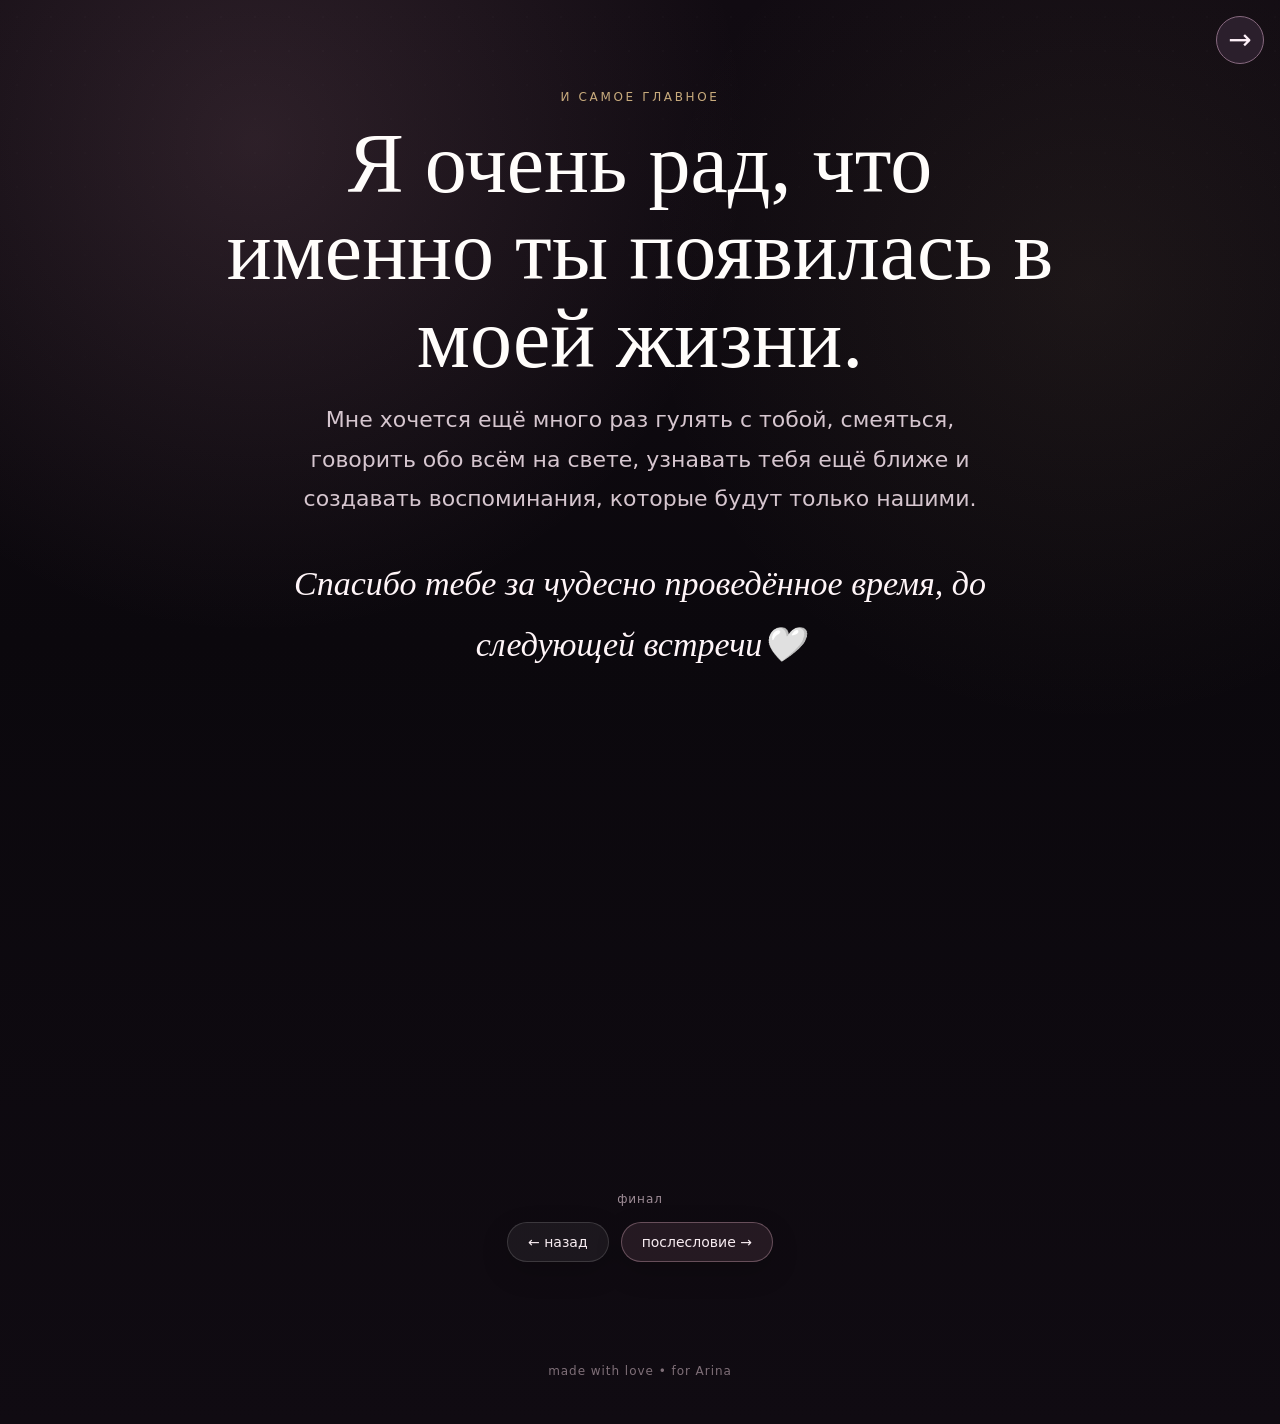
<file: final.html>
<!doctype html>
<html lang="ru">
<head>
<meta charset="utf-8">
<meta name="viewport" content="width=device-width, initial-scale=1, viewport-fit=cover">
<meta name="theme-color" content="#160f18">
<meta name="description" content="Для Арины 🤍">
<title>Для Арины — финал</title>
<script>document.documentElement.classList.add('js');</script>
<link rel="stylesheet" href="site.css?v=20260927-32">

</head>
<body class="split-page final-page">
<a class="afterword-shortcut" href="afterword.html" aria-label="Перейти к послесловию" title="Послесловие">→</a>
<div class="page-transition" aria-hidden="true"></div>
<main class="site" id="site"><section class="finale mist-page chapter-slide">
<div class="finale-inner mist-inner">
<div class="tiny">и самое главное</div>
<h2>Я очень рад, что именно ты появилась в моей жизни.</h2>
<p>Мне хочется ещё много раз гулять с тобой, смеяться, говорить обо всём на свете, узнавать тебя ещё ближе и создавать воспоминания, которые будут только нашими.</p>
<p class="final-phrase">Спасибо тебе за чудесно проведённое время, до следующей встречи🤍</p>
<div aria-hidden="true" class="angel-heart-layer" id="angelHeartLayer"></div></div>
</section><nav class="page-nav"><div class="page-progress">финал</div><a data-page-link href="reasons-4.html">← назад</a><a class="next" data-page-link href="afterword.html">послесловие →</a></nav><footer class="footer">made with love • for Arina</footer></main>
<script src="site.js?v=20260927-32" defer></script>

</body>
</html>
</file>
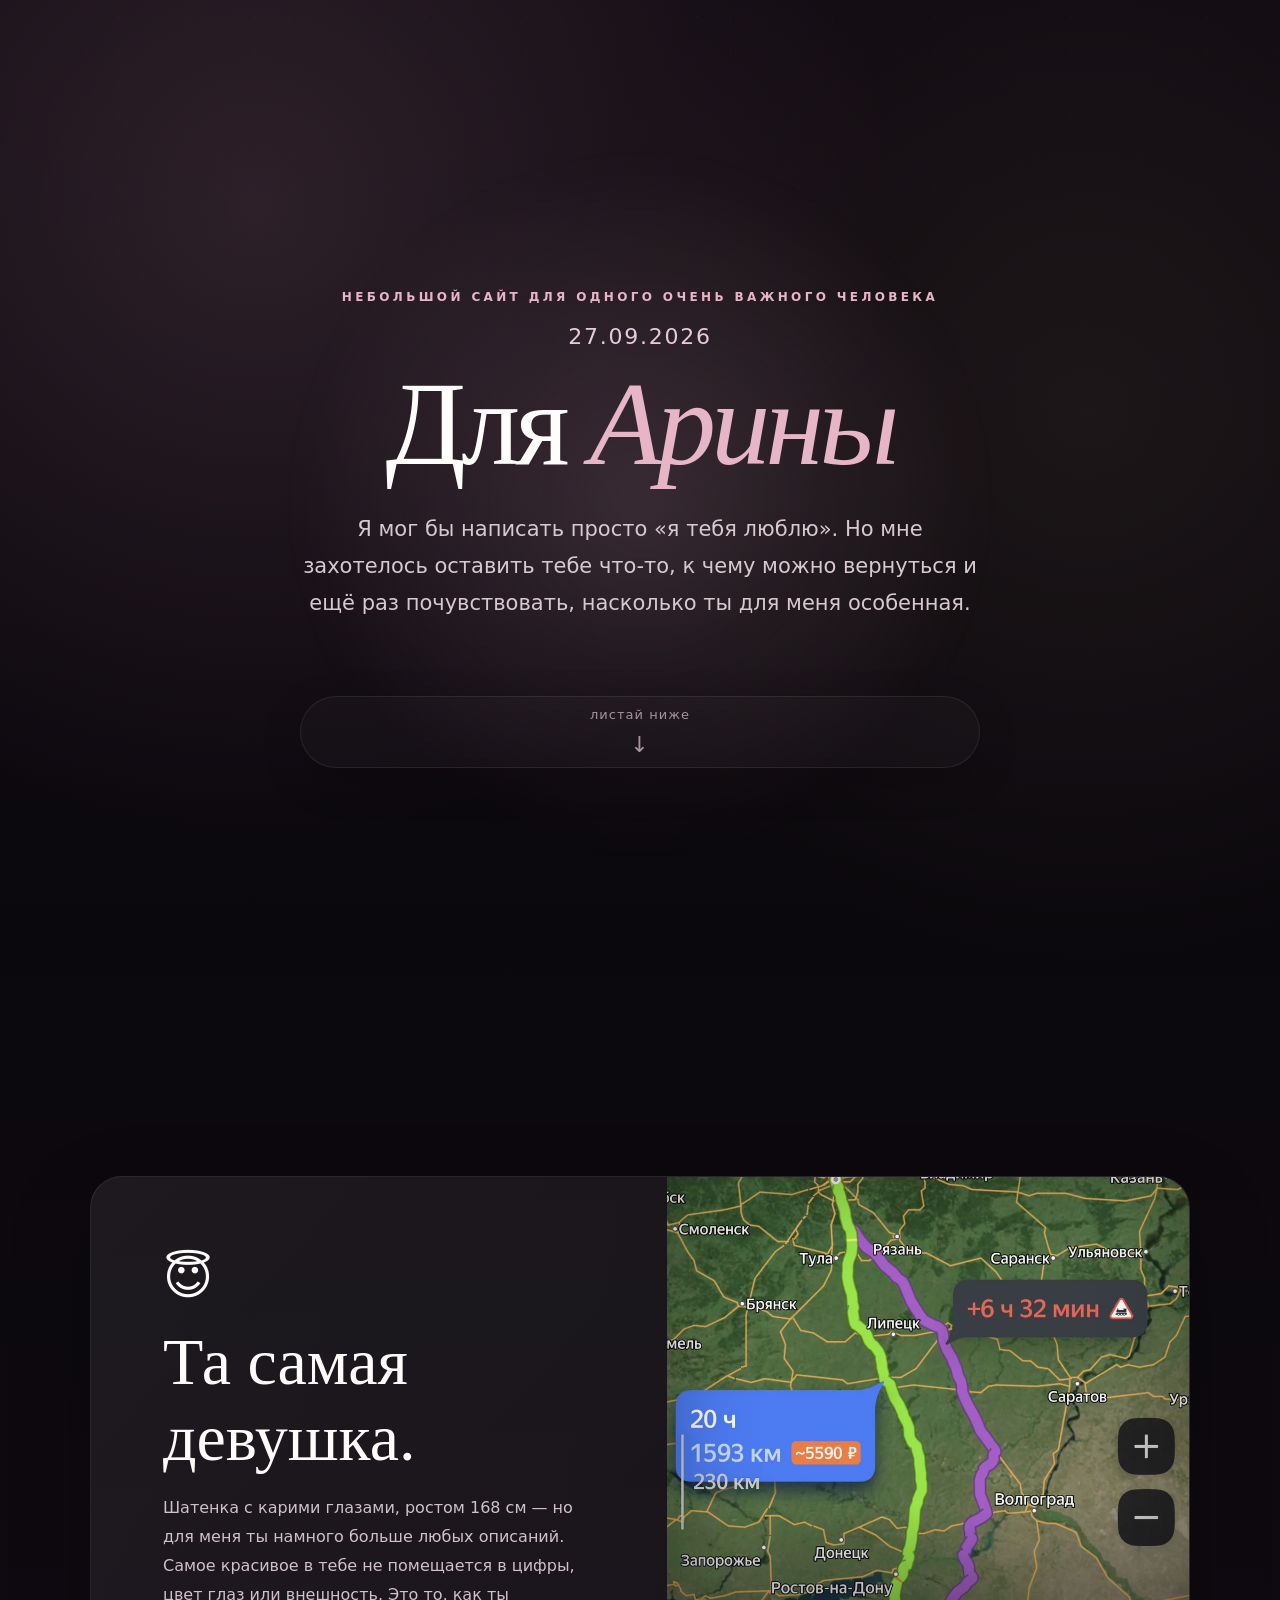
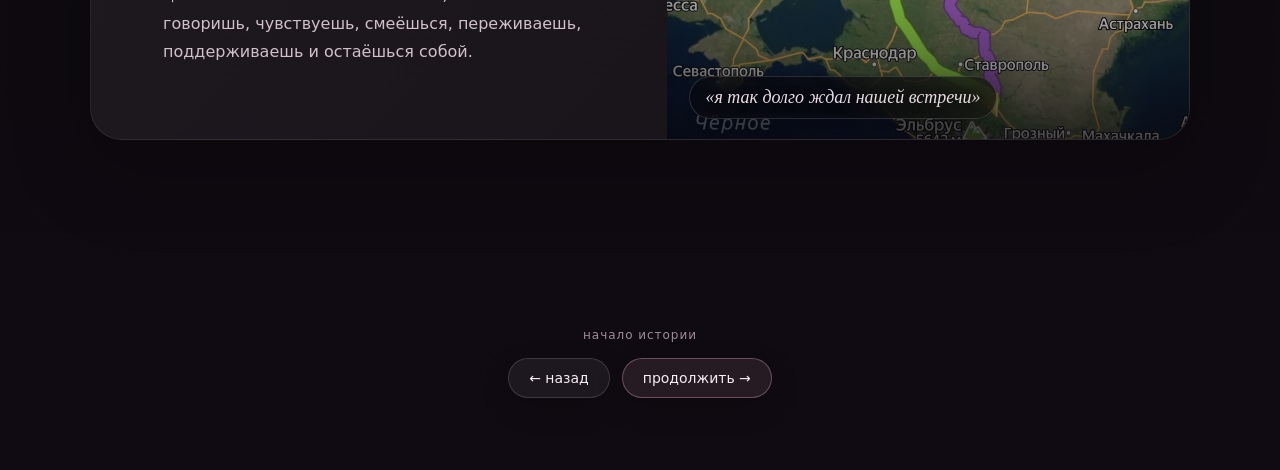
<file: home.html>
<!doctype html>
<html lang="ru">
<head>
<meta charset="utf-8">
<meta name="viewport" content="width=device-width, initial-scale=1, viewport-fit=cover">
<meta name="theme-color" content="#160f18">
<meta name="description" content="Для Арины 🤍">
<title>Для Арины — начало</title>
<script>document.documentElement.classList.add('js');</script>
<link rel="stylesheet" href="site.css?v=20260927-32">

</head>
<body class="split-page home-page">
<div class="page-transition" aria-hidden="true"></div>
<main class="site" id="site"><section class="hero">
<div class="halo"></div>
<div class="hero-content fade-up">
<div class="eyebrow">небольшой сайт для одного очень важного человека</div>
<div class="memory-date">27.09.2026</div>
<h1>Для <span class="soft">Арины</span></h1>
<p>Я мог бы написать просто «я тебя люблю». Но мне захотелось оставить тебе что-то, к чему можно вернуться и ещё раз почувствовать, насколько ты для меня особенная.</p>
<div class="scroll-cue">листай ниже <span>↓</span></div>
</div>
</section><section class="section mist-page chapter-reveal distance-memory" id="distance">
<div class="portrait-card mist-inner">
<div class="portrait-copy mist-item">
<span class="memory-angel" aria-hidden="true">😇</span>
<h3>Та самая девушка.</h3>
<p>Шатенка с карими глазами, ростом 168 см — но для меня ты намного больше любых описаний. Самое красивое в тебе не помещается в цифры, цвет глаз или внешность. Это то, как ты говоришь, чувствуешь, смеёшься, переживаешь, поддерживаешь и остаёшься собой.</p>
</div>
<div class="portrait-art route-art mist-item">
<img class="route-photo" src="assets/img-b6386a0b2dd829f4-opt.webp" alt="Наше расстояние" decoding="async" fetchpriority="high">
<div class="portrait-caption">«я так долго ждал нашей встречи»</div>
</div>
</div>
</section><nav class="page-nav"><div class="page-progress">начало истории</div><a data-page-link href="index.html">← назад</a><a class="next" data-page-link href="reasons-1.html">продолжить →</a></nav></main>
<script src="site.js?v=20260927-32" defer></script>

</body>
</html>
</file>
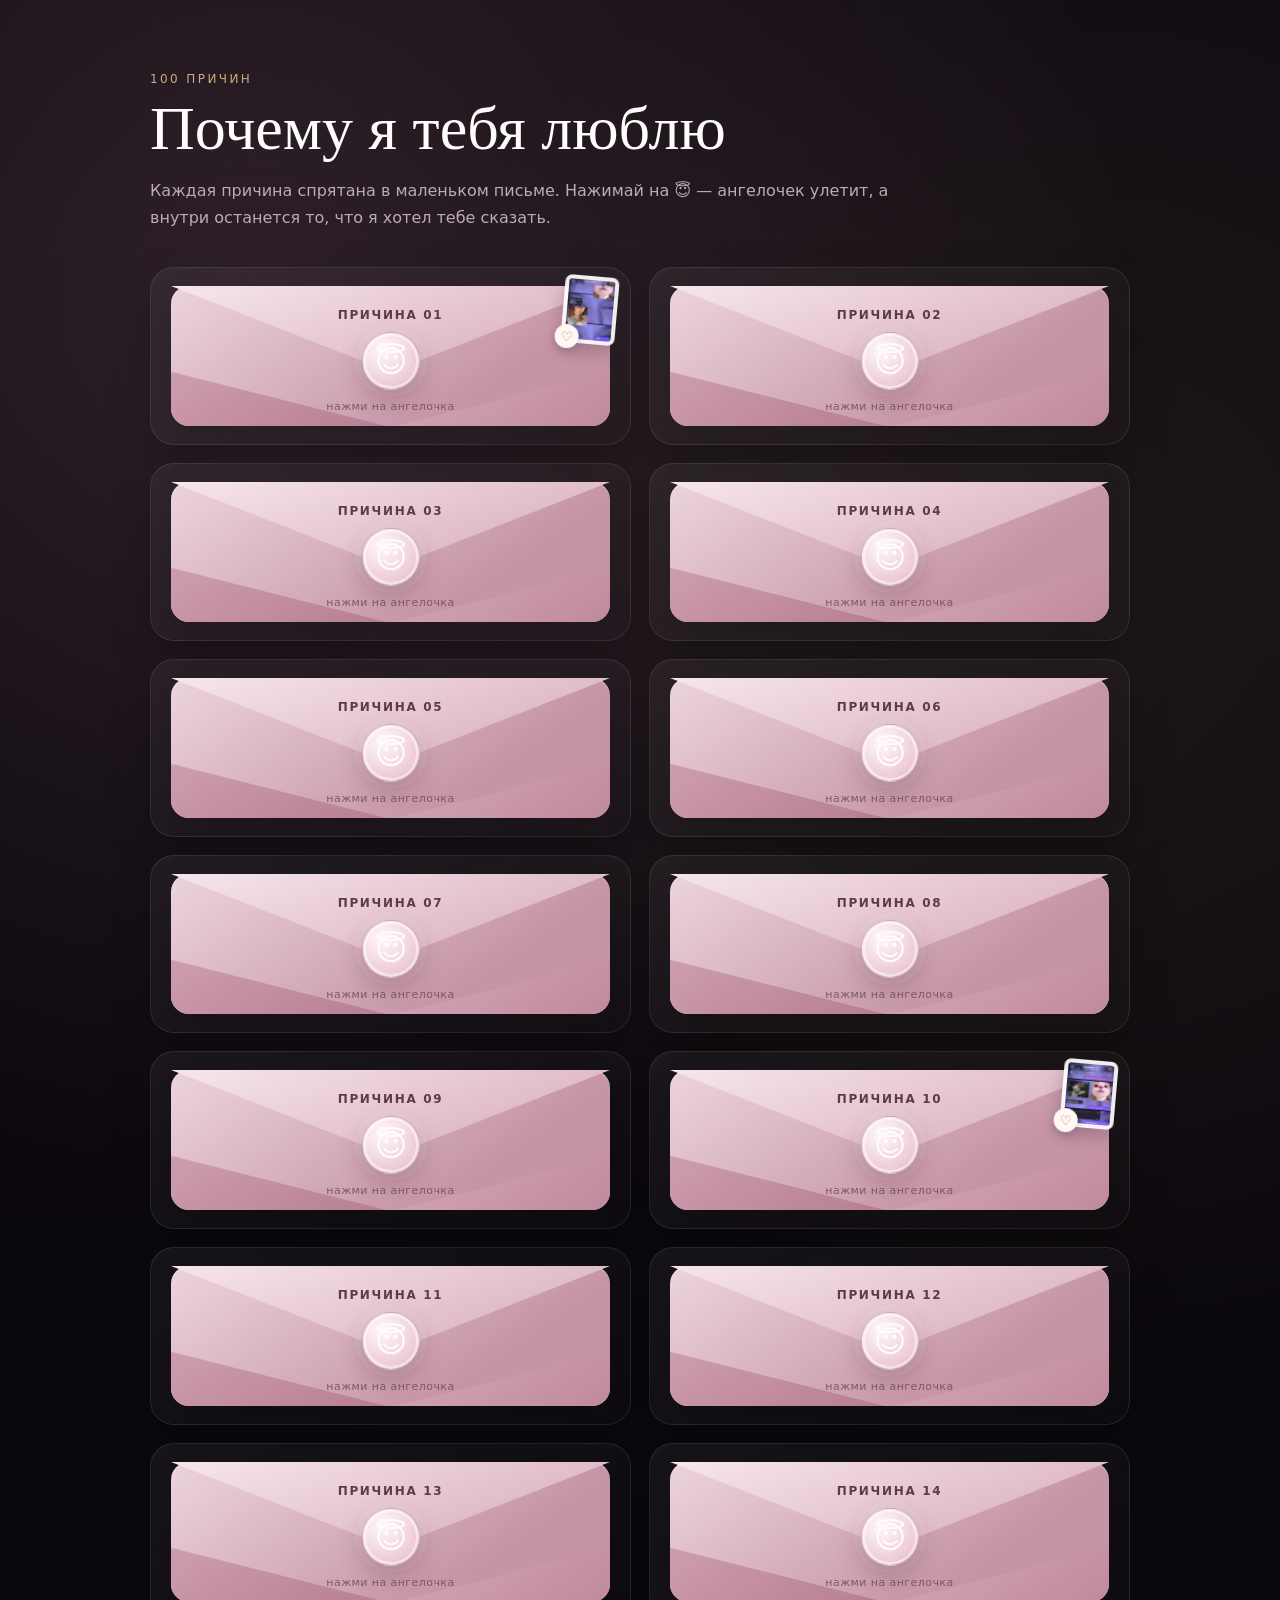
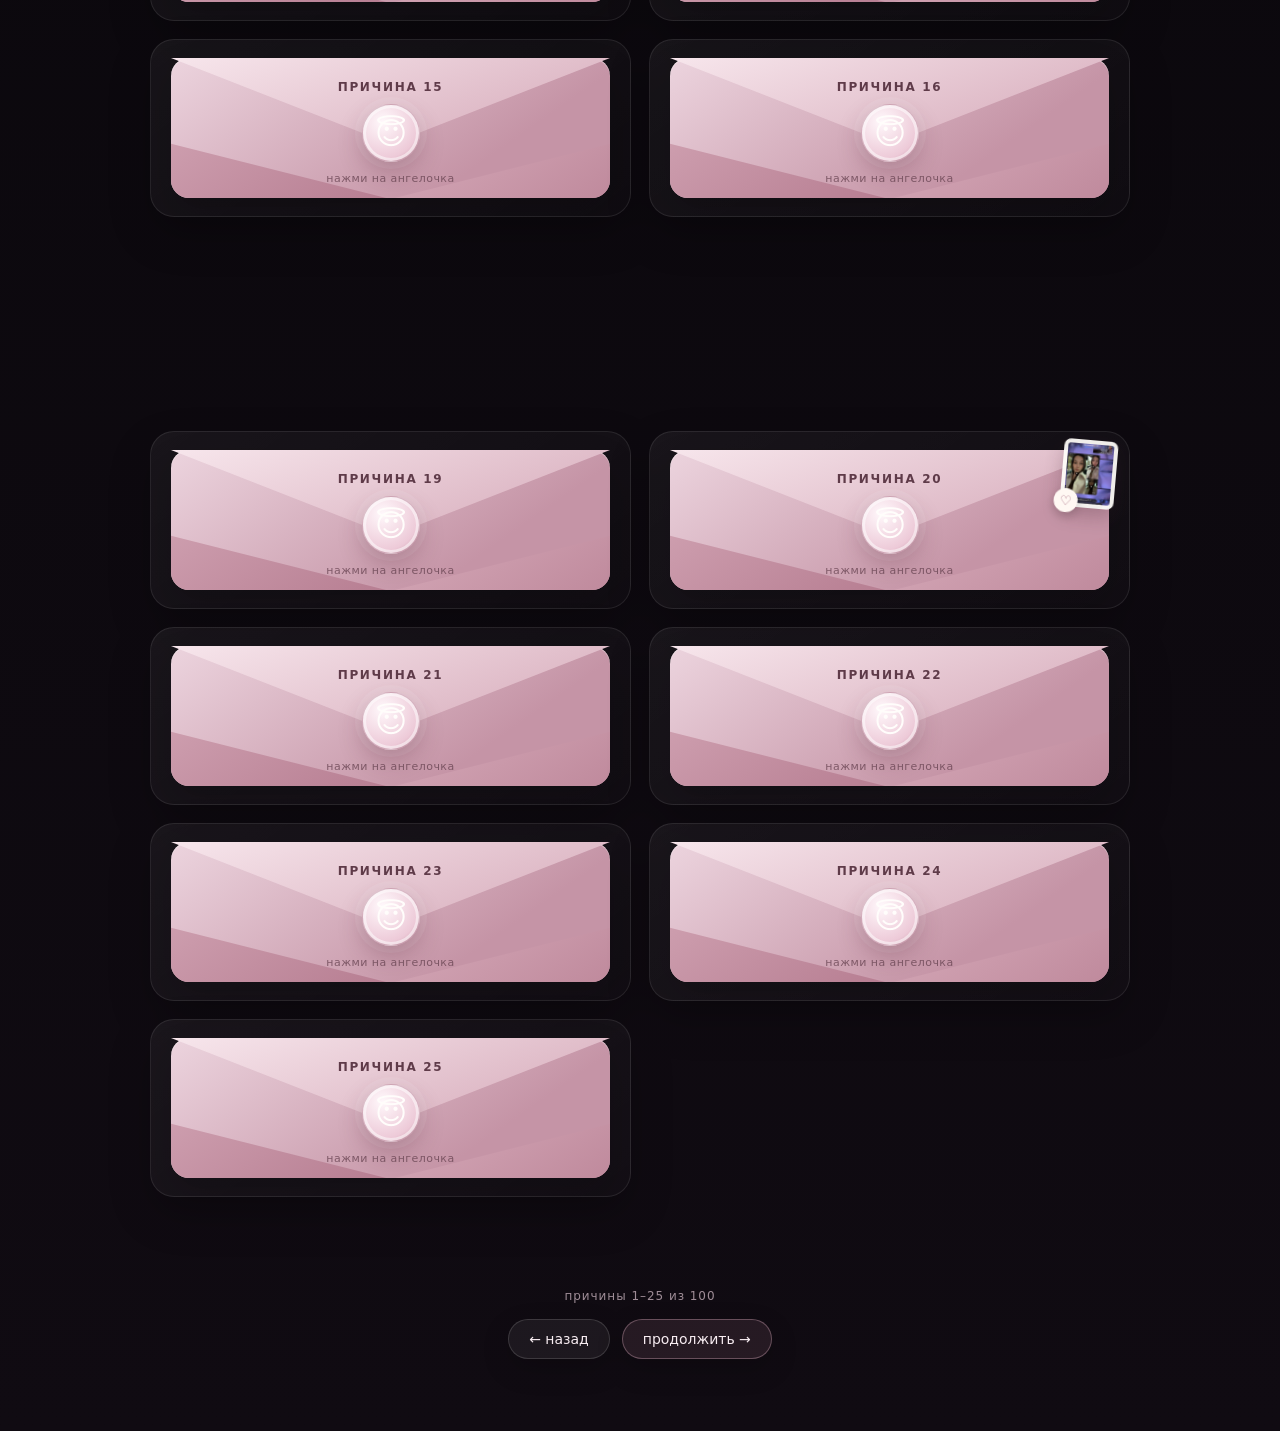
<file: reasons-1.html>
<!doctype html>
<html lang="ru">
<head>
<meta charset="utf-8">
<meta name="viewport" content="width=device-width, initial-scale=1, viewport-fit=cover">
<meta name="theme-color" content="#160f18">
<meta name="description" content="Для Арины 🤍">
<title>Для Арины — причины 1–25</title>
<script>document.documentElement.classList.add('js');</script>
<link rel="stylesheet" href="site.css?v=20260927-32">

</head>
<body class="split-page reasons-page reasons-page-1">
<div class="page-transition" aria-hidden="true"></div>
<main class="site" id="site"><section class="section mist-page chapter-reveal" id="reasons"><div class="section-title mist-inner">
<div class="kicker">100 причин</div>
<h2>Почему я тебя люблю</h2>
<p>Каждая причина спрятана в маленьком письме. Нажимай на 😇 — ангелочек улетит, а внутри останется то, что я хотел тебе сказать.</p>
</div><div class="reasons-grid" id="reasonsGrid"><details class="reason-envelope mist-item letter-theme-1 minecraft-special" data-reason="1">
<summary aria-label="Открыть причину 01">
<span class="reason-index">Причина 01</span>
<span aria-hidden="true" class="envelope-face"></span>
<span aria-hidden="true" class="reason-seal angel-seal">😇</span>
<span class="tap-reason">нажми на ангелочка</span>
<span aria-hidden="true" class="burn-line"></span><span aria-hidden="true" class="memory-stamp memory-photo photo-4"></span><span aria-hidden="true" class="minecraft-igniter"><img alt="" class="mc-flint-img" decoding="async" fetchpriority="low" loading="lazy" src="assets/img-cfc789dbf4447fec.png"/><i class="mc-click-spark c1"></i><i class="mc-click-spark c2"></i><i class="mc-click-spark c3"></i><span class="mc-fire"><i class="p p1"></i><i class="p p2"></i><i class="p p3"></i><i class="p p4"></i><i class="p p5"></i><i class="p p6"></i><i class="p p7"></i><i class="p p8"></i><i class="p p9"></i><i class="p p10"></i><i class="p p11"></i><i class="p p12"></i></span></span></summary>
<div class="reason-letter"><div class="letter-topline"><span class="letter-kicker">для тебя, Арина</span><span class="letter-mark">01</span></div><div class="reason-quote"><p>За то, как ты умеешь делать обычный день особенным.</p></div><figure class="memory-figure"><div aria-label="Наше воспоминание для причины 1" class="memory-photo memory-photo-large photo-4" role="img"></div><figcaption>кусочек наших сообщений 🤍</figcaption></figure><div class="letter-signoff">♡  только для тебя</div></div>
</details><details class="reason-envelope mist-item letter-theme-2 minecraft-special" data-reason="2">
<summary aria-label="Открыть причину 02">
<span class="reason-index">Причина 02</span>
<span aria-hidden="true" class="envelope-face"></span>
<span aria-hidden="true" class="reason-seal angel-seal">😇</span>
<span class="tap-reason">нажми на ангелочка</span>
<span aria-hidden="true" class="burn-line"></span><span aria-hidden="true" class="minecraft-igniter"><img alt="" class="mc-flint-img" decoding="async" fetchpriority="low" loading="lazy" src="assets/img-cfc789dbf4447fec.png"/><i class="mc-click-spark c1"></i><i class="mc-click-spark c2"></i><i class="mc-click-spark c3"></i><span class="mc-fire"><i class="p p1"></i><i class="p p2"></i><i class="p p3"></i><i class="p p4"></i><i class="p p5"></i><i class="p p6"></i><i class="p p7"></i><i class="p p8"></i><i class="p p9"></i><i class="p p10"></i><i class="p p11"></i><i class="p p12"></i></span></span></summary>
<div class="reason-letter"><div class="letter-topline"><span class="letter-kicker">для тебя, Арина</span><span class="letter-mark">02</span></div><div class="reason-quote"><p>За твои карие глаза, в которых хочется задержаться подольше.</p></div><div class="letter-signoff">♡  только для тебя</div></div>
</details><details class="reason-envelope mist-item letter-theme-3 minecraft-special" data-reason="3">
<summary aria-label="Открыть причину 03">
<span class="reason-index">Причина 03</span>
<span aria-hidden="true" class="envelope-face"></span>
<span aria-hidden="true" class="reason-seal angel-seal">😇</span>
<span class="tap-reason">нажми на ангелочка</span>
<span aria-hidden="true" class="burn-line"></span><span aria-hidden="true" class="minecraft-igniter"><img alt="" class="mc-flint-img" decoding="async" fetchpriority="low" loading="lazy" src="assets/img-cfc789dbf4447fec.png"/><i class="mc-click-spark c1"></i><i class="mc-click-spark c2"></i><i class="mc-click-spark c3"></i><span class="mc-fire"><i class="p p1"></i><i class="p p2"></i><i class="p p3"></i><i class="p p4"></i><i class="p p5"></i><i class="p p6"></i><i class="p p7"></i><i class="p p8"></i><i class="p p9"></i><i class="p p10"></i><i class="p p11"></i><i class="p p12"></i></span></span></summary>
<div class="reason-letter"><div class="letter-topline"><span class="letter-kicker">для тебя, Арина</span><span class="letter-mark">03</span></div><div class="reason-quote"><p>За твои тёмные волосы — тебе невероятно идёт быть шатенкой.</p></div><div class="letter-signoff">♡  только для тебя</div></div>
</details><details class="reason-envelope mist-item letter-theme-4 minecraft-special" data-reason="4">
<summary aria-label="Открыть причину 04">
<span class="reason-index">Причина 04</span>
<span aria-hidden="true" class="envelope-face"></span>
<span aria-hidden="true" class="reason-seal angel-seal">😇</span>
<span class="tap-reason">нажми на ангелочка</span>
<span aria-hidden="true" class="burn-line"></span><span aria-hidden="true" class="minecraft-igniter"><img alt="" class="mc-flint-img" decoding="async" fetchpriority="low" loading="lazy" src="assets/img-cfc789dbf4447fec.png"/><i class="mc-click-spark c1"></i><i class="mc-click-spark c2"></i><i class="mc-click-spark c3"></i><span class="mc-fire"><i class="p p1"></i><i class="p p2"></i><i class="p p3"></i><i class="p p4"></i><i class="p p5"></i><i class="p p6"></i><i class="p p7"></i><i class="p p8"></i><i class="p p9"></i><i class="p p10"></i><i class="p p11"></i><i class="p p12"></i></span></span></summary>
<div class="reason-letter"><div class="letter-topline"><span class="letter-kicker">для тебя, Арина</span><span class="letter-mark">04</span></div><div class="reason-quote"><p>За твою улыбку, которую я хочу видеть как можно чаще.</p></div><div class="letter-signoff">♡  только для тебя</div></div>
</details><details class="reason-envelope mist-item letter-theme-5 minecraft-special" data-reason="5">
<summary aria-label="Открыть причину 05">
<span class="reason-index">Причина 05</span>
<span aria-hidden="true" class="envelope-face"></span>
<span aria-hidden="true" class="reason-seal angel-seal">😇</span>
<span class="tap-reason">нажми на ангелочка</span>
<span aria-hidden="true" class="burn-line"></span><span aria-hidden="true" class="minecraft-igniter"><img alt="" class="mc-flint-img" decoding="async" fetchpriority="low" loading="lazy" src="assets/img-cfc789dbf4447fec.png"/><i class="mc-click-spark c1"></i><i class="mc-click-spark c2"></i><i class="mc-click-spark c3"></i><span class="mc-fire"><i class="p p1"></i><i class="p p2"></i><i class="p p3"></i><i class="p p4"></i><i class="p p5"></i><i class="p p6"></i><i class="p p7"></i><i class="p p8"></i><i class="p p9"></i><i class="p p10"></i><i class="p p11"></i><i class="p p12"></i></span></span></summary>
<div class="reason-letter"><div class="letter-topline"><span class="letter-kicker">для тебя, Арина</span><span class="letter-mark">05</span></div><div class="reason-quote"><p>За то, что одного твоего сообщения иногда достаточно, чтобы настроение стало лучше.</p></div><div class="letter-signoff">♡  только для тебя</div></div>
</details><details class="reason-envelope mist-item letter-theme-1 minecraft-special" data-reason="6">
<summary aria-label="Открыть причину 06">
<span class="reason-index">Причина 06</span>
<span aria-hidden="true" class="envelope-face"></span>
<span aria-hidden="true" class="reason-seal angel-seal">😇</span>
<span class="tap-reason">нажми на ангелочка</span>
<span aria-hidden="true" class="burn-line"></span><span aria-hidden="true" class="minecraft-igniter"><img alt="" class="mc-flint-img" decoding="async" fetchpriority="low" loading="lazy" src="assets/img-cfc789dbf4447fec.png"/><i class="mc-click-spark c1"></i><i class="mc-click-spark c2"></i><i class="mc-click-spark c3"></i><span class="mc-fire"><i class="p p1"></i><i class="p p2"></i><i class="p p3"></i><i class="p p4"></i><i class="p p5"></i><i class="p p6"></i><i class="p p7"></i><i class="p p8"></i><i class="p p9"></i><i class="p p10"></i><i class="p p11"></i><i class="p p12"></i></span></span></summary>
<div class="reason-letter"><div class="letter-topline"><span class="letter-kicker">для тебя, Арина</span><span class="letter-mark">06</span></div><div class="reason-quote"><p>За твой голос и то чувство спокойствия, которое он может дать.</p></div><div class="letter-signoff">♡  только для тебя</div></div>
</details><details class="reason-envelope mist-item letter-theme-2 minecraft-special" data-reason="7">
<summary aria-label="Открыть причину 07">
<span class="reason-index">Причина 07</span>
<span aria-hidden="true" class="envelope-face"></span>
<span aria-hidden="true" class="reason-seal angel-seal">😇</span>
<span class="tap-reason">нажми на ангелочка</span>
<span aria-hidden="true" class="burn-line"></span><span aria-hidden="true" class="minecraft-igniter"><img alt="" class="mc-flint-img" decoding="async" fetchpriority="low" loading="lazy" src="assets/img-cfc789dbf4447fec.png"/><i class="mc-click-spark c1"></i><i class="mc-click-spark c2"></i><i class="mc-click-spark c3"></i><span class="mc-fire"><i class="p p1"></i><i class="p p2"></i><i class="p p3"></i><i class="p p4"></i><i class="p p5"></i><i class="p p6"></i><i class="p p7"></i><i class="p p8"></i><i class="p p9"></i><i class="p p10"></i><i class="p p11"></i><i class="p p12"></i></span></span></summary>
<div class="reason-letter"><div class="letter-topline"><span class="letter-kicker">для тебя, Арина</span><span class="letter-mark">07</span></div><div class="reason-quote"><p>За то, что с тобой мне хочется говорить обо всём.</p></div><div class="letter-signoff">♡  только для тебя</div></div>
</details><details class="reason-envelope mist-item letter-theme-3 minecraft-special" data-reason="8">
<summary aria-label="Открыть причину 08">
<span class="reason-index">Причина 08</span>
<span aria-hidden="true" class="envelope-face"></span>
<span aria-hidden="true" class="reason-seal angel-seal">😇</span>
<span class="tap-reason">нажми на ангелочка</span>
<span aria-hidden="true" class="burn-line"></span><span aria-hidden="true" class="minecraft-igniter"><img alt="" class="mc-flint-img" decoding="async" fetchpriority="low" loading="lazy" src="assets/img-cfc789dbf4447fec.png"/><i class="mc-click-spark c1"></i><i class="mc-click-spark c2"></i><i class="mc-click-spark c3"></i><span class="mc-fire"><i class="p p1"></i><i class="p p2"></i><i class="p p3"></i><i class="p p4"></i><i class="p p5"></i><i class="p p6"></i><i class="p p7"></i><i class="p p8"></i><i class="p p9"></i><i class="p p10"></i><i class="p p11"></i><i class="p p12"></i></span></span></summary>
<div class="reason-letter"><div class="letter-topline"><span class="letter-kicker">для тебя, Арина</span><span class="letter-mark">08</span></div><div class="reason-quote"><p>За твою искренность.</p></div><div class="letter-signoff">♡  только для тебя</div></div>
</details><details class="reason-envelope mist-item letter-theme-4 minecraft-special" data-reason="9">
<summary aria-label="Открыть причину 09">
<span class="reason-index">Причина 09</span>
<span aria-hidden="true" class="envelope-face"></span>
<span aria-hidden="true" class="reason-seal angel-seal">😇</span>
<span class="tap-reason">нажми на ангелочка</span>
<span aria-hidden="true" class="burn-line"></span><span aria-hidden="true" class="minecraft-igniter"><img alt="" class="mc-flint-img" decoding="async" fetchpriority="low" loading="lazy" src="assets/img-cfc789dbf4447fec.png"/><i class="mc-click-spark c1"></i><i class="mc-click-spark c2"></i><i class="mc-click-spark c3"></i><span class="mc-fire"><i class="p p1"></i><i class="p p2"></i><i class="p p3"></i><i class="p p4"></i><i class="p p5"></i><i class="p p6"></i><i class="p p7"></i><i class="p p8"></i><i class="p p9"></i><i class="p p10"></i><i class="p p11"></i><i class="p p12"></i></span></span></summary>
<div class="reason-letter"><div class="letter-topline"><span class="letter-kicker">для тебя, Арина</span><span class="letter-mark">09</span></div><div class="reason-quote"><p>За то, что ты умеешь быть нежной.</p></div><div class="letter-signoff">♡  только для тебя</div></div>
</details><details class="reason-envelope mist-item letter-theme-5 minecraft-special" data-reason="10">
<summary aria-label="Открыть причину 10">
<span class="reason-index">Причина 10</span>
<span aria-hidden="true" class="envelope-face"></span>
<span aria-hidden="true" class="reason-seal angel-seal">😇</span>
<span class="tap-reason">нажми на ангелочка</span>
<span aria-hidden="true" class="burn-line"></span><span aria-hidden="true" class="memory-stamp memory-photo photo-2"></span><span aria-hidden="true" class="minecraft-igniter"><img alt="" class="mc-flint-img" decoding="async" fetchpriority="low" loading="lazy" src="assets/img-cfc789dbf4447fec.png"/><i class="mc-click-spark c1"></i><i class="mc-click-spark c2"></i><i class="mc-click-spark c3"></i><span class="mc-fire"><i class="p p1"></i><i class="p p2"></i><i class="p p3"></i><i class="p p4"></i><i class="p p5"></i><i class="p p6"></i><i class="p p7"></i><i class="p p8"></i><i class="p p9"></i><i class="p p10"></i><i class="p p11"></i><i class="p p12"></i></span></span></summary>
<div class="reason-letter"><div class="letter-topline"><span class="letter-kicker">для тебя, Арина</span><span class="letter-mark">10</span></div><div class="reason-quote"><p>За твою эмоциональность — в ней так много жизни.</p></div><figure class="memory-figure"><div aria-label="Наше воспоминание для причины 10" class="memory-photo memory-photo-large photo-2" role="img"></div><figcaption>маленький кусочек наших сообщений</figcaption></figure><div class="letter-signoff">♡  только для тебя</div></div>
</details><details class="reason-envelope mist-item letter-theme-1 minecraft-special" data-reason="11">
<summary aria-label="Открыть причину 11">
<span class="reason-index">Причина 11</span>
<span aria-hidden="true" class="envelope-face"></span>
<span aria-hidden="true" class="reason-seal angel-seal">😇</span>
<span class="tap-reason">нажми на ангелочка</span>
<span aria-hidden="true" class="burn-line"></span><span aria-hidden="true" class="minecraft-igniter"><img alt="" class="mc-flint-img" decoding="async" fetchpriority="low" loading="lazy" src="assets/img-cfc789dbf4447fec.png"/><i class="mc-click-spark c1"></i><i class="mc-click-spark c2"></i><i class="mc-click-spark c3"></i><span class="mc-fire"><i class="p p1"></i><i class="p p2"></i><i class="p p3"></i><i class="p p4"></i><i class="p p5"></i><i class="p p6"></i><i class="p p7"></i><i class="p p8"></i><i class="p p9"></i><i class="p p10"></i><i class="p p11"></i><i class="p p12"></i></span></span></summary>
<div class="reason-letter"><div class="letter-topline"><span class="letter-kicker">для тебя, Арина</span><span class="letter-mark">11</span></div><div class="reason-quote"><p>За то, что мне по-настоящему интересно, о чём ты думаешь.</p></div><div class="letter-signoff">♡  только для тебя</div></div>
</details><details class="reason-envelope mist-item letter-theme-2 minecraft-special" data-reason="12">
<summary aria-label="Открыть причину 12">
<span class="reason-index">Причина 12</span>
<span aria-hidden="true" class="envelope-face"></span>
<span aria-hidden="true" class="reason-seal angel-seal">😇</span>
<span class="tap-reason">нажми на ангелочка</span>
<span aria-hidden="true" class="burn-line"></span><span aria-hidden="true" class="minecraft-igniter"><img alt="" class="mc-flint-img" decoding="async" fetchpriority="low" loading="lazy" src="assets/img-cfc789dbf4447fec.png"/><i class="mc-click-spark c1"></i><i class="mc-click-spark c2"></i><i class="mc-click-spark c3"></i><span class="mc-fire"><i class="p p1"></i><i class="p p2"></i><i class="p p3"></i><i class="p p4"></i><i class="p p5"></i><i class="p p6"></i><i class="p p7"></i><i class="p p8"></i><i class="p p9"></i><i class="p p10"></i><i class="p p11"></i><i class="p p12"></i></span></span></summary>
<div class="reason-letter"><div class="letter-topline"><span class="letter-kicker">для тебя, Арина</span><span class="letter-mark">12</span></div><div class="reason-quote"><p>За то, что я жду твоих сообщений сильнее, чем готов признать.</p></div><div class="letter-signoff">♡  только для тебя</div></div>
</details><details class="reason-envelope mist-item letter-theme-3 minecraft-special" data-reason="13">
<summary aria-label="Открыть причину 13">
<span class="reason-index">Причина 13</span>
<span aria-hidden="true" class="envelope-face"></span>
<span aria-hidden="true" class="reason-seal angel-seal">😇</span>
<span class="tap-reason">нажми на ангелочка</span>
<span aria-hidden="true" class="burn-line"></span><span aria-hidden="true" class="minecraft-igniter"><img alt="" class="mc-flint-img" decoding="async" fetchpriority="low" loading="lazy" src="assets/img-cfc789dbf4447fec.png"/><i class="mc-click-spark c1"></i><i class="mc-click-spark c2"></i><i class="mc-click-spark c3"></i><span class="mc-fire"><i class="p p1"></i><i class="p p2"></i><i class="p p3"></i><i class="p p4"></i><i class="p p5"></i><i class="p p6"></i><i class="p p7"></i><i class="p p8"></i><i class="p p9"></i><i class="p p10"></i><i class="p p11"></i><i class="p p12"></i></span></span></summary>
<div class="reason-letter"><div class="letter-topline"><span class="letter-kicker">для тебя, Арина</span><span class="letter-mark">13</span></div><div class="reason-quote"><p>За то, что расстояние не мешает тебе быть для меня близким человеком.</p></div><div class="letter-signoff">♡  только для тебя</div></div>
</details><details class="reason-envelope mist-item letter-theme-4 minecraft-special" data-reason="14">
<summary aria-label="Открыть причину 14">
<span class="reason-index">Причина 14</span>
<span aria-hidden="true" class="envelope-face"></span>
<span aria-hidden="true" class="reason-seal angel-seal">😇</span>
<span class="tap-reason">нажми на ангелочка</span>
<span aria-hidden="true" class="burn-line"></span><span aria-hidden="true" class="minecraft-igniter"><img alt="" class="mc-flint-img" decoding="async" fetchpriority="low" loading="lazy" src="assets/img-cfc789dbf4447fec.png"/><i class="mc-click-spark c1"></i><i class="mc-click-spark c2"></i><i class="mc-click-spark c3"></i><span class="mc-fire"><i class="p p1"></i><i class="p p2"></i><i class="p p3"></i><i class="p p4"></i><i class="p p5"></i><i class="p p6"></i><i class="p p7"></i><i class="p p8"></i><i class="p p9"></i><i class="p p10"></i><i class="p p11"></i><i class="p p12"></i></span></span></summary>
<div class="reason-letter"><div class="letter-topline"><span class="letter-kicker">для тебя, Арина</span><span class="letter-mark">14</span></div><div class="reason-quote"><p>За наши разговоры, которые иногда совсем не хочется заканчивать.</p></div><div class="letter-signoff">♡  только для тебя</div></div>
</details><details class="reason-envelope mist-item letter-theme-5 minecraft-special" data-reason="15">
<summary aria-label="Открыть причину 15">
<span class="reason-index">Причина 15</span>
<span aria-hidden="true" class="envelope-face"></span>
<span aria-hidden="true" class="reason-seal angel-seal">😇</span>
<span class="tap-reason">нажми на ангелочка</span>
<span aria-hidden="true" class="burn-line"></span><span aria-hidden="true" class="minecraft-igniter"><img alt="" class="mc-flint-img" decoding="async" fetchpriority="low" loading="lazy" src="assets/img-cfc789dbf4447fec.png"/><i class="mc-click-spark c1"></i><i class="mc-click-spark c2"></i><i class="mc-click-spark c3"></i><span class="mc-fire"><i class="p p1"></i><i class="p p2"></i><i class="p p3"></i><i class="p p4"></i><i class="p p5"></i><i class="p p6"></i><i class="p p7"></i><i class="p p8"></i><i class="p p9"></i><i class="p p10"></i><i class="p p11"></i><i class="p p12"></i></span></span></summary>
<div class="reason-letter"><div class="letter-topline"><span class="letter-kicker">для тебя, Арина</span><span class="letter-mark">15</span></div><div class="reason-quote"><p>За моменты, когда ты заставляешь меня улыбнуться экрану как дурака.</p></div><div class="letter-signoff">♡  только для тебя</div></div>
</details><details class="reason-envelope mist-item letter-theme-1 minecraft-special" data-reason="16">
<summary aria-label="Открыть причину 16">
<span class="reason-index">Причина 16</span>
<span aria-hidden="true" class="envelope-face"></span>
<span aria-hidden="true" class="reason-seal angel-seal">😇</span>
<span class="tap-reason">нажми на ангелочка</span>
<span aria-hidden="true" class="burn-line"></span><span aria-hidden="true" class="minecraft-igniter"><img alt="" class="mc-flint-img" decoding="async" fetchpriority="low" loading="lazy" src="assets/img-cfc789dbf4447fec.png"/><i class="mc-click-spark c1"></i><i class="mc-click-spark c2"></i><i class="mc-click-spark c3"></i><span class="mc-fire"><i class="p p1"></i><i class="p p2"></i><i class="p p3"></i><i class="p p4"></i><i class="p p5"></i><i class="p p6"></i><i class="p p7"></i><i class="p p8"></i><i class="p p9"></i><i class="p p10"></i><i class="p p11"></i><i class="p p12"></i></span></span></summary>
<div class="reason-letter"><div class="letter-topline"><span class="letter-kicker">для тебя, Арина</span><span class="letter-mark">16</span></div><div class="reason-quote"><p>За то, что ты умеешь быть милой даже тогда, когда сама этого не замечаешь.</p></div><div class="letter-signoff">♡  только для тебя</div></div>
</details><details class="reason-envelope mist-item letter-theme-2 minecraft-special" data-reason="17">
<summary aria-label="Открыть причину 17">
<span class="reason-index">Причина 17</span>
<span aria-hidden="true" class="envelope-face"></span>
<span aria-hidden="true" class="reason-seal angel-seal">😇</span>
<span class="tap-reason">нажми на ангелочка</span>
<span aria-hidden="true" class="burn-line"></span><span aria-hidden="true" class="minecraft-igniter"><img alt="" class="mc-flint-img" decoding="async" fetchpriority="low" loading="lazy" src="assets/img-cfc789dbf4447fec.png"/><i class="mc-click-spark c1"></i><i class="mc-click-spark c2"></i><i class="mc-click-spark c3"></i><span class="mc-fire"><i class="p p1"></i><i class="p p2"></i><i class="p p3"></i><i class="p p4"></i><i class="p p5"></i><i class="p p6"></i><i class="p p7"></i><i class="p p8"></i><i class="p p9"></i><i class="p p10"></i><i class="p p11"></i><i class="p p12"></i></span></span></summary>
<div class="reason-letter"><div class="letter-topline"><span class="letter-kicker">для тебя, Арина</span><span class="letter-mark">17</span></div><div class="reason-quote"><p>За твой характер.</p></div><div class="letter-signoff">♡  только для тебя</div></div>
</details><details class="reason-envelope mist-item letter-theme-3 minecraft-special" data-reason="18">
<summary aria-label="Открыть причину 18">
<span class="reason-index">Причина 18</span>
<span aria-hidden="true" class="envelope-face"></span>
<span aria-hidden="true" class="reason-seal angel-seal">😇</span>
<span class="tap-reason">нажми на ангелочка</span>
<span aria-hidden="true" class="burn-line"></span><span aria-hidden="true" class="minecraft-igniter"><img alt="" class="mc-flint-img" decoding="async" fetchpriority="low" loading="lazy" src="assets/img-cfc789dbf4447fec.png"/><i class="mc-click-spark c1"></i><i class="mc-click-spark c2"></i><i class="mc-click-spark c3"></i><span class="mc-fire"><i class="p p1"></i><i class="p p2"></i><i class="p p3"></i><i class="p p4"></i><i class="p p5"></i><i class="p p6"></i><i class="p p7"></i><i class="p p8"></i><i class="p p9"></i><i class="p p10"></i><i class="p p11"></i><i class="p p12"></i></span></span></summary>
<div class="reason-letter"><div class="letter-topline"><span class="letter-kicker">для тебя, Арина</span><span class="letter-mark">18</span></div><div class="reason-quote"><p>за твою стойкость.</p></div><div class="letter-signoff">♡  только для тебя</div></div>
</details><details class="reason-envelope mist-item letter-theme-4 minecraft-special" data-reason="19">
<summary aria-label="Открыть причину 19">
<span class="reason-index">Причина 19</span>
<span aria-hidden="true" class="envelope-face"></span>
<span aria-hidden="true" class="reason-seal angel-seal">😇</span>
<span class="tap-reason">нажми на ангелочка</span>
<span aria-hidden="true" class="burn-line"></span><span aria-hidden="true" class="minecraft-igniter"><img alt="" class="mc-flint-img" decoding="async" fetchpriority="low" loading="lazy" src="assets/img-cfc789dbf4447fec.png"/><i class="mc-click-spark c1"></i><i class="mc-click-spark c2"></i><i class="mc-click-spark c3"></i><span class="mc-fire"><i class="p p1"></i><i class="p p2"></i><i class="p p3"></i><i class="p p4"></i><i class="p p5"></i><i class="p p6"></i><i class="p p7"></i><i class="p p8"></i><i class="p p9"></i><i class="p p10"></i><i class="p p11"></i><i class="p p12"></i></span></span></summary>
<div class="reason-letter"><div class="letter-topline"><span class="letter-kicker">для тебя, Арина</span><span class="letter-mark">19</span></div><div class="reason-quote"><p>За твою силу там, где жизнь требует её.</p></div><div class="letter-signoff">♡  только для тебя</div></div>
</details><details class="reason-envelope mist-item letter-theme-5 minecraft-special" data-reason="20">
<summary aria-label="Открыть причину 20">
<span class="reason-index">Причина 20</span>
<span aria-hidden="true" class="envelope-face"></span>
<span aria-hidden="true" class="reason-seal angel-seal">😇</span>
<span class="tap-reason">нажми на ангелочка</span>
<span aria-hidden="true" class="burn-line"></span><span aria-hidden="true" class="memory-stamp memory-photo photo-6"></span><span aria-hidden="true" class="minecraft-igniter"><img alt="" class="mc-flint-img" decoding="async" fetchpriority="low" loading="lazy" src="assets/img-cfc789dbf4447fec.png"/><i class="mc-click-spark c1"></i><i class="mc-click-spark c2"></i><i class="mc-click-spark c3"></i><span class="mc-fire"><i class="p p1"></i><i class="p p2"></i><i class="p p3"></i><i class="p p4"></i><i class="p p5"></i><i class="p p6"></i><i class="p p7"></i><i class="p p8"></i><i class="p p9"></i><i class="p p10"></i><i class="p p11"></i><i class="p p12"></i></span></span></summary>
<div class="reason-letter"><div class="letter-topline"><span class="letter-kicker">для тебя, Арина</span><span class="letter-mark">20</span></div><div class="reason-quote"><p>За то, что ты умеешь переживать по-настоящему. 🤍🤍🤍</p></div><figure class="memory-figure"><div aria-label="Наше воспоминание для причины 20" class="memory-photo memory-photo-large photo-6" role="img"></div><figcaption>ещё один кусочек нас 🤍</figcaption></figure><div class="letter-signoff">♡  только для тебя</div></div>
</details><details class="reason-envelope mist-item letter-theme-1 minecraft-special" data-reason="21">
<summary aria-label="Открыть причину 21">
<span class="reason-index">Причина 21</span>
<span aria-hidden="true" class="envelope-face"></span>
<span aria-hidden="true" class="reason-seal angel-seal">😇</span>
<span class="tap-reason">нажми на ангелочка</span>
<span aria-hidden="true" class="burn-line"></span><span aria-hidden="true" class="minecraft-igniter"><img alt="" class="mc-flint-img" decoding="async" fetchpriority="low" loading="lazy" src="assets/img-cfc789dbf4447fec.png"/><i class="mc-click-spark c1"></i><i class="mc-click-spark c2"></i><i class="mc-click-spark c3"></i><span class="mc-fire"><i class="p p1"></i><i class="p p2"></i><i class="p p3"></i><i class="p p4"></i><i class="p p5"></i><i class="p p6"></i><i class="p p7"></i><i class="p p8"></i><i class="p p9"></i><i class="p p10"></i><i class="p p11"></i><i class="p p12"></i></span></span></summary>
<div class="reason-letter"><div class="letter-topline"><span class="letter-kicker">для тебя, Арина</span><span class="letter-mark">21</span></div><div class="reason-quote"><p>За то, что мне хочется заботиться о тебе.</p></div><div class="letter-signoff">♡  только для тебя</div></div>
</details><details class="reason-envelope mist-item letter-theme-2 minecraft-special" data-reason="22">
<summary aria-label="Открыть причину 22">
<span class="reason-index">Причина 22</span>
<span aria-hidden="true" class="envelope-face"></span>
<span aria-hidden="true" class="reason-seal angel-seal">😇</span>
<span class="tap-reason">нажми на ангелочка</span>
<span aria-hidden="true" class="burn-line"></span><span aria-hidden="true" class="minecraft-igniter"><img alt="" class="mc-flint-img" decoding="async" fetchpriority="low" loading="lazy" src="assets/img-cfc789dbf4447fec.png"/><i class="mc-click-spark c1"></i><i class="mc-click-spark c2"></i><i class="mc-click-spark c3"></i><span class="mc-fire"><i class="p p1"></i><i class="p p2"></i><i class="p p3"></i><i class="p p4"></i><i class="p p5"></i><i class="p p6"></i><i class="p p7"></i><i class="p p8"></i><i class="p p9"></i><i class="p p10"></i><i class="p p11"></i><i class="p p12"></i></span></span></summary>
<div class="reason-letter"><div class="letter-topline"><span class="letter-kicker">для тебя, Арина</span><span class="letter-mark">22</span></div><div class="reason-quote"><p>За то, что мне важно, как прошёл твой день.</p></div><div class="letter-signoff">♡  только для тебя</div></div>
</details><details class="reason-envelope mist-item letter-theme-3 minecraft-special" data-reason="23">
<summary aria-label="Открыть причину 23">
<span class="reason-index">Причина 23</span>
<span aria-hidden="true" class="envelope-face"></span>
<span aria-hidden="true" class="reason-seal angel-seal">😇</span>
<span class="tap-reason">нажми на ангелочка</span>
<span aria-hidden="true" class="burn-line"></span><span aria-hidden="true" class="minecraft-igniter"><img alt="" class="mc-flint-img" decoding="async" fetchpriority="low" loading="lazy" src="assets/img-cfc789dbf4447fec.png"/><i class="mc-click-spark c1"></i><i class="mc-click-spark c2"></i><i class="mc-click-spark c3"></i><span class="mc-fire"><i class="p p1"></i><i class="p p2"></i><i class="p p3"></i><i class="p p4"></i><i class="p p5"></i><i class="p p6"></i><i class="p p7"></i><i class="p p8"></i><i class="p p9"></i><i class="p p10"></i><i class="p p11"></i><i class="p p12"></i></span></span></summary>
<div class="reason-letter"><div class="letter-topline"><span class="letter-kicker">для тебя, Арина</span><span class="letter-mark">23</span></div><div class="reason-quote"><p>За то, что мне хочется знать твои маленькие привычки.</p></div><div class="letter-signoff">♡  только для тебя</div></div>
</details><details class="reason-envelope mist-item letter-theme-4 minecraft-special" data-reason="24">
<summary aria-label="Открыть причину 24">
<span class="reason-index">Причина 24</span>
<span aria-hidden="true" class="envelope-face"></span>
<span aria-hidden="true" class="reason-seal angel-seal">😇</span>
<span class="tap-reason">нажми на ангелочка</span>
<span aria-hidden="true" class="burn-line"></span><span aria-hidden="true" class="minecraft-igniter"><img alt="" class="mc-flint-img" decoding="async" fetchpriority="low" loading="lazy" src="assets/img-cfc789dbf4447fec.png"/><i class="mc-click-spark c1"></i><i class="mc-click-spark c2"></i><i class="mc-click-spark c3"></i><span class="mc-fire"><i class="p p1"></i><i class="p p2"></i><i class="p p3"></i><i class="p p4"></i><i class="p p5"></i><i class="p p6"></i><i class="p p7"></i><i class="p p8"></i><i class="p p9"></i><i class="p p10"></i><i class="p p11"></i><i class="p p12"></i></span></span></summary>
<div class="reason-letter"><div class="letter-topline"><span class="letter-kicker">для тебя, Арина</span><span class="letter-mark">24</span></div><div class="reason-quote"><p>За то, что мне интересно узнавать твоё прошлое и мечтать о будущем.</p></div><div class="letter-signoff">♡  только для тебя</div></div>
</details><details class="reason-envelope mist-item letter-theme-5 minecraft-special" data-reason="25">
<summary aria-label="Открыть причину 25">
<span class="reason-index">Причина 25</span>
<span aria-hidden="true" class="envelope-face"></span>
<span aria-hidden="true" class="reason-seal angel-seal">😇</span>
<span class="tap-reason">нажми на ангелочка</span>
<span aria-hidden="true" class="burn-line"></span><span aria-hidden="true" class="minecraft-igniter"><img alt="" class="mc-flint-img" decoding="async" fetchpriority="low" loading="lazy" src="assets/img-cfc789dbf4447fec.png"/><i class="mc-click-spark c1"></i><i class="mc-click-spark c2"></i><i class="mc-click-spark c3"></i><span class="mc-fire"><i class="p p1"></i><i class="p p2"></i><i class="p p3"></i><i class="p p4"></i><i class="p p5"></i><i class="p p6"></i><i class="p p7"></i><i class="p p8"></i><i class="p p9"></i><i class="p p10"></i><i class="p p11"></i><i class="p p12"></i></span></span></summary>
<div class="reason-letter"><div class="letter-topline"><span class="letter-kicker">для тебя, Арина</span><span class="letter-mark">25</span></div><div class="reason-quote"><p>За то, что ты стала частью моих мыслей почти незаметно.</p></div><div class="letter-signoff">♡  только для тебя</div></div>
</details></div></section><nav class="page-nav"><div class="page-progress">причины 1–25 из 100</div><a data-page-link href="home.html">← назад</a><a class="next" data-page-link href="reasons-2.html">продолжить →</a></nav></main>
<script src="site.js?v=20260927-32" defer></script>

</body>
</html>
</file>
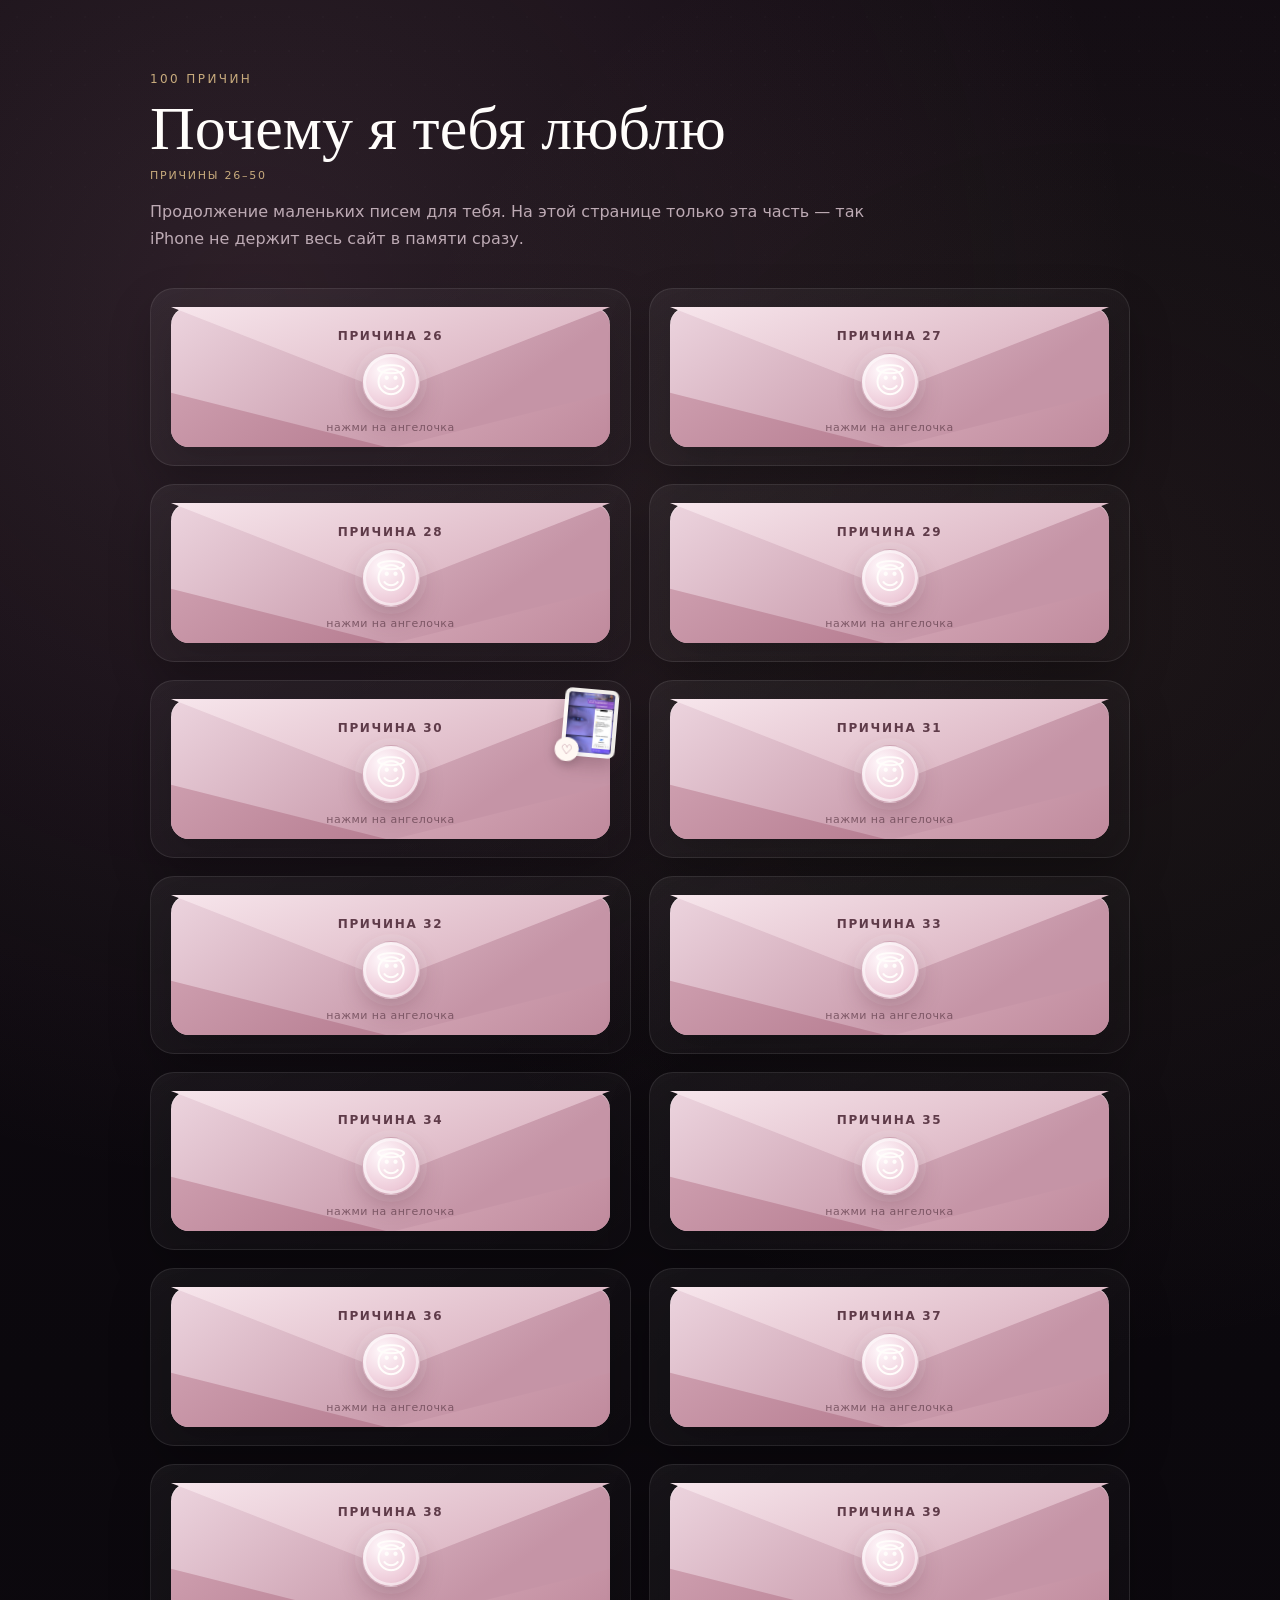
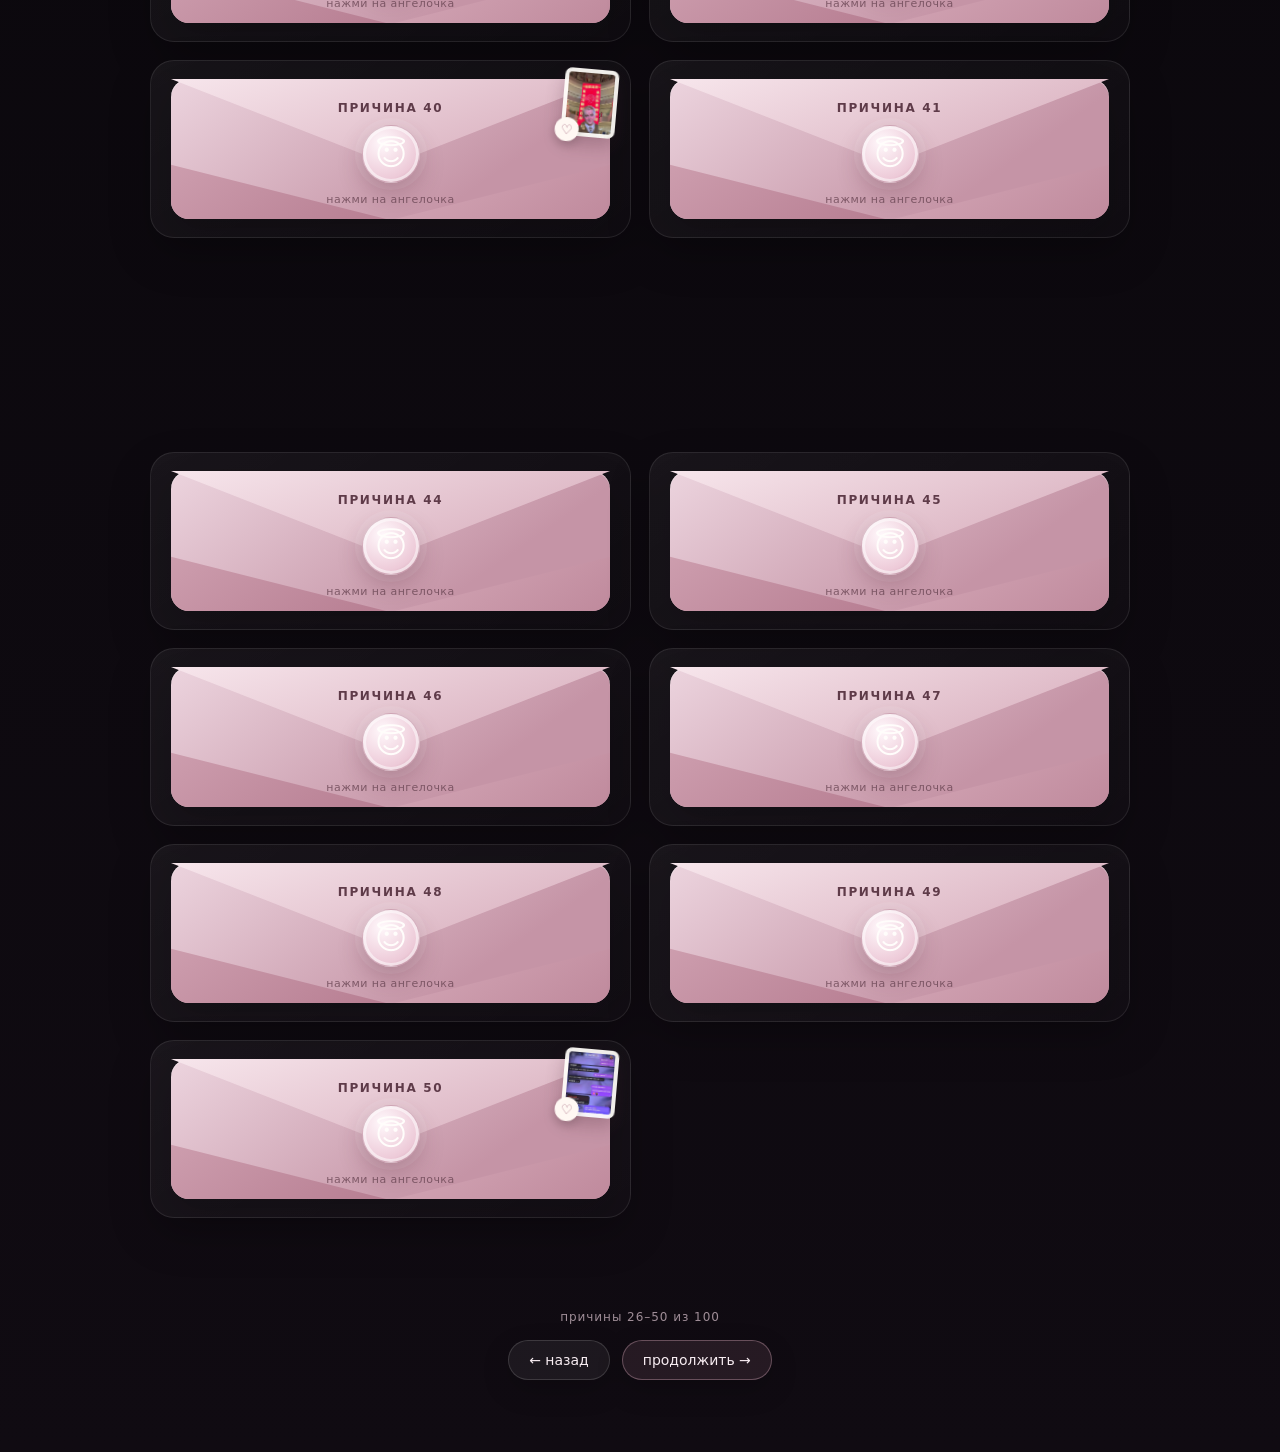
<file: reasons-2.html>
<!doctype html>
<html lang="ru">
<head>
<meta charset="utf-8">
<meta name="viewport" content="width=device-width, initial-scale=1, viewport-fit=cover">
<meta name="theme-color" content="#160f18">
<meta name="description" content="Для Арины 🤍">
<title>Для Арины — причины 26–50</title>
<script>document.documentElement.classList.add('js');</script>
<link rel="stylesheet" href="site.css?v=20260927-32">

</head>
<body class="split-page reasons-page reasons-page-2">
<div class="page-transition" aria-hidden="true"></div>
<main class="site" id="site"><section class="section mist-page chapter-reveal" id="reasons"><div class="section-title mist-inner"><div class="kicker">100 причин</div><h2>Почему я тебя люблю</h2><div class="range-kicker">причины 26–50</div><p>Продолжение маленьких писем для тебя. На этой странице только эта часть — так iPhone не держит весь сайт в памяти сразу.</p></div><div class="reasons-grid" id="reasonsGrid"><details class="reason-envelope mist-item letter-theme-1 minecraft-special" data-reason="26">
<summary aria-label="Открыть причину 26">
<span class="reason-index">Причина 26</span>
<span aria-hidden="true" class="envelope-face"></span>
<span aria-hidden="true" class="reason-seal angel-seal">😇</span>
<span class="tap-reason">нажми на ангелочка</span>
<span aria-hidden="true" class="burn-line"></span><span aria-hidden="true" class="minecraft-igniter"><img alt="" class="mc-flint-img" decoding="async" fetchpriority="low" loading="lazy" src="assets/img-cfc789dbf4447fec.png"/><i class="mc-click-spark c1"></i><i class="mc-click-spark c2"></i><i class="mc-click-spark c3"></i><span class="mc-fire"><i class="p p1"></i><i class="p p2"></i><i class="p p3"></i><i class="p p4"></i><i class="p p5"></i><i class="p p6"></i><i class="p p7"></i><i class="p p8"></i><i class="p p9"></i><i class="p p10"></i><i class="p p11"></i><i class="p p12"></i></span></span></summary>
<div class="reason-letter"><div class="letter-topline"><span class="letter-kicker">для тебя, Арина</span><span class="letter-mark">26</span></div><div class="reason-quote"><p>За твою естественность.</p></div><div class="letter-signoff">♡  только для тебя</div></div>
</details><details class="reason-envelope mist-item letter-theme-2 minecraft-special" data-reason="27">
<summary aria-label="Открыть причину 27">
<span class="reason-index">Причина 27</span>
<span aria-hidden="true" class="envelope-face"></span>
<span aria-hidden="true" class="reason-seal angel-seal">😇</span>
<span class="tap-reason">нажми на ангелочка</span>
<span aria-hidden="true" class="burn-line"></span><span aria-hidden="true" class="minecraft-igniter"><img alt="" class="mc-flint-img" decoding="async" fetchpriority="low" loading="lazy" src="assets/img-cfc789dbf4447fec.png"/><i class="mc-click-spark c1"></i><i class="mc-click-spark c2"></i><i class="mc-click-spark c3"></i><span class="mc-fire"><i class="p p1"></i><i class="p p2"></i><i class="p p3"></i><i class="p p4"></i><i class="p p5"></i><i class="p p6"></i><i class="p p7"></i><i class="p p8"></i><i class="p p9"></i><i class="p p10"></i><i class="p p11"></i><i class="p p12"></i></span></span></summary>
<div class="reason-letter"><div class="letter-topline"><span class="letter-kicker">для тебя, Арина</span><span class="letter-mark">27</span></div><div class="reason-quote"><p>За то, что ты не похожа ни на кого другого.</p></div><div class="letter-signoff">♡  только для тебя</div></div>
</details><details class="reason-envelope mist-item letter-theme-3 minecraft-special" data-reason="28">
<summary aria-label="Открыть причину 28">
<span class="reason-index">Причина 28</span>
<span aria-hidden="true" class="envelope-face"></span>
<span aria-hidden="true" class="reason-seal angel-seal">😇</span>
<span class="tap-reason">нажми на ангелочка</span>
<span aria-hidden="true" class="burn-line"></span><span aria-hidden="true" class="minecraft-igniter"><img alt="" class="mc-flint-img" decoding="async" fetchpriority="low" loading="lazy" src="assets/img-cfc789dbf4447fec.png"/><i class="mc-click-spark c1"></i><i class="mc-click-spark c2"></i><i class="mc-click-spark c3"></i><span class="mc-fire"><i class="p p1"></i><i class="p p2"></i><i class="p p3"></i><i class="p p4"></i><i class="p p5"></i><i class="p p6"></i><i class="p p7"></i><i class="p p8"></i><i class="p p9"></i><i class="p p10"></i><i class="p p11"></i><i class="p p12"></i></span></span></summary>
<div class="reason-letter"><div class="letter-topline"><span class="letter-kicker">для тебя, Арина</span><span class="letter-mark">28</span></div><div class="reason-quote"><p>За твою манеру выражать эмоции.</p></div><div class="letter-signoff">♡  только для тебя</div></div>
</details><details class="reason-envelope mist-item letter-theme-4 minecraft-special" data-reason="29">
<summary aria-label="Открыть причину 29">
<span class="reason-index">Причина 29</span>
<span aria-hidden="true" class="envelope-face"></span>
<span aria-hidden="true" class="reason-seal angel-seal">😇</span>
<span class="tap-reason">нажми на ангелочка</span>
<span aria-hidden="true" class="burn-line"></span><span aria-hidden="true" class="minecraft-igniter"><img alt="" class="mc-flint-img" decoding="async" fetchpriority="low" loading="lazy" src="assets/img-cfc789dbf4447fec.png"/><i class="mc-click-spark c1"></i><i class="mc-click-spark c2"></i><i class="mc-click-spark c3"></i><span class="mc-fire"><i class="p p1"></i><i class="p p2"></i><i class="p p3"></i><i class="p p4"></i><i class="p p5"></i><i class="p p6"></i><i class="p p7"></i><i class="p p8"></i><i class="p p9"></i><i class="p p10"></i><i class="p p11"></i><i class="p p12"></i></span></span></summary>
<div class="reason-letter"><div class="letter-topline"><span class="letter-kicker">для тебя, Арина</span><span class="letter-mark">29</span></div><div class="reason-quote"><p>За то, что рядом с тобой хочется быть внимательнее и добрее.</p></div><div class="letter-signoff">♡  только для тебя</div></div>
</details><details class="reason-envelope mist-item letter-theme-5 minecraft-special" data-reason="30">
<summary aria-label="Открыть причину 30">
<span class="reason-index">Причина 30</span>
<span aria-hidden="true" class="envelope-face"></span>
<span aria-hidden="true" class="reason-seal angel-seal">😇</span>
<span class="tap-reason">нажми на ангелочка</span>
<span aria-hidden="true" class="burn-line"></span><span aria-hidden="true" class="memory-stamp memory-photo photo-5"></span><span aria-hidden="true" class="minecraft-igniter"><img alt="" class="mc-flint-img" decoding="async" fetchpriority="low" loading="lazy" src="assets/img-cfc789dbf4447fec.png"/><i class="mc-click-spark c1"></i><i class="mc-click-spark c2"></i><i class="mc-click-spark c3"></i><span class="mc-fire"><i class="p p1"></i><i class="p p2"></i><i class="p p3"></i><i class="p p4"></i><i class="p p5"></i><i class="p p6"></i><i class="p p7"></i><i class="p p8"></i><i class="p p9"></i><i class="p p10"></i><i class="p p11"></i><i class="p p12"></i></span></span></summary>
<div class="reason-letter"><div class="letter-topline"><span class="letter-kicker">для тебя, Арина</span><span class="letter-mark">30</span></div><div class="reason-quote"><p>За то, что мне хочется делиться с тобой хорошими новостями первой.</p></div><figure class="memory-figure"><div aria-label="Наше воспоминание для причины 30" class="memory-photo memory-photo-large photo-5" role="img"></div><figcaption>пусть это останется здесь 🤍</figcaption></figure><div class="letter-signoff">♡  только для тебя</div></div>
</details><details class="reason-envelope mist-item letter-theme-1 minecraft-special" data-reason="31">
<summary aria-label="Открыть причину 31">
<span class="reason-index">Причина 31</span>
<span aria-hidden="true" class="envelope-face"></span>
<span aria-hidden="true" class="reason-seal angel-seal">😇</span>
<span class="tap-reason">нажми на ангелочка</span>
<span aria-hidden="true" class="burn-line"></span><span aria-hidden="true" class="minecraft-igniter"><img alt="" class="mc-flint-img" decoding="async" fetchpriority="low" loading="lazy" src="assets/img-cfc789dbf4447fec.png"/><i class="mc-click-spark c1"></i><i class="mc-click-spark c2"></i><i class="mc-click-spark c3"></i><span class="mc-fire"><i class="p p1"></i><i class="p p2"></i><i class="p p3"></i><i class="p p4"></i><i class="p p5"></i><i class="p p6"></i><i class="p p7"></i><i class="p p8"></i><i class="p p9"></i><i class="p p10"></i><i class="p p11"></i><i class="p p12"></i></span></span></summary>
<div class="reason-letter"><div class="letter-topline"><span class="letter-kicker">для тебя, Арина</span><span class="letter-mark">31</span></div><div class="reason-quote"><p>За то, что в плохой день я думаю о тебе и становится легче.</p></div><div class="letter-signoff">♡  только для тебя</div></div>
</details><details class="reason-envelope mist-item letter-theme-2 minecraft-special" data-reason="32">
<summary aria-label="Открыть причину 32">
<span class="reason-index">Причина 32</span>
<span aria-hidden="true" class="envelope-face"></span>
<span aria-hidden="true" class="reason-seal angel-seal">😇</span>
<span class="tap-reason">нажми на ангелочка</span>
<span aria-hidden="true" class="burn-line"></span><span aria-hidden="true" class="minecraft-igniter"><img alt="" class="mc-flint-img" decoding="async" fetchpriority="low" loading="lazy" src="assets/img-cfc789dbf4447fec.png"/><i class="mc-click-spark c1"></i><i class="mc-click-spark c2"></i><i class="mc-click-spark c3"></i><span class="mc-fire"><i class="p p1"></i><i class="p p2"></i><i class="p p3"></i><i class="p p4"></i><i class="p p5"></i><i class="p p6"></i><i class="p p7"></i><i class="p p8"></i><i class="p p9"></i><i class="p p10"></i><i class="p p11"></i><i class="p p12"></i></span></span></summary>
<div class="reason-letter"><div class="letter-topline"><span class="letter-kicker">для тебя, Арина</span><span class="letter-mark">32</span></div><div class="reason-quote"><p>За твоё чувство юмора.</p></div><div class="letter-signoff">♡  только для тебя</div></div>
</details><details class="reason-envelope mist-item letter-theme-3 minecraft-special" data-reason="33">
<summary aria-label="Открыть причину 33">
<span class="reason-index">Причина 33</span>
<span aria-hidden="true" class="envelope-face"></span>
<span aria-hidden="true" class="reason-seal angel-seal">😇</span>
<span class="tap-reason">нажми на ангелочка</span>
<span aria-hidden="true" class="burn-line"></span><span aria-hidden="true" class="minecraft-igniter"><img alt="" class="mc-flint-img" decoding="async" fetchpriority="low" loading="lazy" src="assets/img-cfc789dbf4447fec.png"/><i class="mc-click-spark c1"></i><i class="mc-click-spark c2"></i><i class="mc-click-spark c3"></i><span class="mc-fire"><i class="p p1"></i><i class="p p2"></i><i class="p p3"></i><i class="p p4"></i><i class="p p5"></i><i class="p p6"></i><i class="p p7"></i><i class="p p8"></i><i class="p p9"></i><i class="p p10"></i><i class="p p11"></i><i class="p p12"></i></span></span></summary>
<div class="reason-letter"><div class="letter-topline"><span class="letter-kicker">для тебя, Арина</span><span class="letter-mark">33</span></div><div class="reason-quote"><p>За наши приколы, которые понятны только нам.</p></div><div class="letter-signoff">♡  только для тебя</div></div>
</details><details class="reason-envelope mist-item letter-theme-4 minecraft-special" data-reason="34">
<summary aria-label="Открыть причину 34">
<span class="reason-index">Причина 34</span>
<span aria-hidden="true" class="envelope-face"></span>
<span aria-hidden="true" class="reason-seal angel-seal">😇</span>
<span class="tap-reason">нажми на ангелочка</span>
<span aria-hidden="true" class="burn-line"></span><span aria-hidden="true" class="minecraft-igniter"><img alt="" class="mc-flint-img" decoding="async" fetchpriority="low" loading="lazy" src="assets/img-cfc789dbf4447fec.png"/><i class="mc-click-spark c1"></i><i class="mc-click-spark c2"></i><i class="mc-click-spark c3"></i><span class="mc-fire"><i class="p p1"></i><i class="p p2"></i><i class="p p3"></i><i class="p p4"></i><i class="p p5"></i><i class="p p6"></i><i class="p p7"></i><i class="p p8"></i><i class="p p9"></i><i class="p p10"></i><i class="p p11"></i><i class="p p12"></i></span></span></summary>
<div class="reason-letter"><div class="letter-topline"><span class="letter-kicker">для тебя, Арина</span><span class="letter-mark">34</span></div><div class="reason-quote"><p>За то, что с тобой можно быть серьёзным и через минуту смеяться.</p></div><div class="letter-signoff">♡  только для тебя</div></div>
</details><details class="reason-envelope mist-item letter-theme-5 minecraft-special" data-reason="35">
<summary aria-label="Открыть причину 35">
<span class="reason-index">Причина 35</span>
<span aria-hidden="true" class="envelope-face"></span>
<span aria-hidden="true" class="reason-seal angel-seal">😇</span>
<span class="tap-reason">нажми на ангелочка</span>
<span aria-hidden="true" class="burn-line"></span><span aria-hidden="true" class="minecraft-igniter"><img alt="" class="mc-flint-img" decoding="async" fetchpriority="low" loading="lazy" src="assets/img-cfc789dbf4447fec.png"/><i class="mc-click-spark c1"></i><i class="mc-click-spark c2"></i><i class="mc-click-spark c3"></i><span class="mc-fire"><i class="p p1"></i><i class="p p2"></i><i class="p p3"></i><i class="p p4"></i><i class="p p5"></i><i class="p p6"></i><i class="p p7"></i><i class="p p8"></i><i class="p p9"></i><i class="p p10"></i><i class="p p11"></i><i class="p p12"></i></span></span></summary>
<div class="reason-letter"><div class="letter-topline"><span class="letter-kicker">для тебя, Арина</span><span class="letter-mark">35</span></div><div class="reason-quote"><p>За то, как легко ты можешь занять все мои мысли.</p></div><div class="letter-signoff">♡  только для тебя</div></div>
</details><details class="reason-envelope mist-item letter-theme-1 minecraft-special" data-reason="36">
<summary aria-label="Открыть причину 36">
<span class="reason-index">Причина 36</span>
<span aria-hidden="true" class="envelope-face"></span>
<span aria-hidden="true" class="reason-seal angel-seal">😇</span>
<span class="tap-reason">нажми на ангелочка</span>
<span aria-hidden="true" class="burn-line"></span><span aria-hidden="true" class="minecraft-igniter"><img alt="" class="mc-flint-img" decoding="async" fetchpriority="low" loading="lazy" src="assets/img-cfc789dbf4447fec.png"/><i class="mc-click-spark c1"></i><i class="mc-click-spark c2"></i><i class="mc-click-spark c3"></i><span class="mc-fire"><i class="p p1"></i><i class="p p2"></i><i class="p p3"></i><i class="p p4"></i><i class="p p5"></i><i class="p p6"></i><i class="p p7"></i><i class="p p8"></i><i class="p p9"></i><i class="p p10"></i><i class="p p11"></i><i class="p p12"></i></span></span></summary>
<div class="reason-letter"><div class="letter-topline"><span class="letter-kicker">для тебя, Арина</span><span class="letter-mark">36</span></div><div class="reason-quote"><p>За то, что встреча с тобой стала событием, которого я действительно ждал.</p></div><div class="letter-signoff">♡  только для тебя</div></div>
</details><details class="reason-envelope mist-item letter-theme-2 minecraft-special" data-reason="37">
<summary aria-label="Открыть причину 37">
<span class="reason-index">Причина 37</span>
<span aria-hidden="true" class="envelope-face"></span>
<span aria-hidden="true" class="reason-seal angel-seal">😇</span>
<span class="tap-reason">нажми на ангелочка</span>
<span aria-hidden="true" class="burn-line"></span><span aria-hidden="true" class="minecraft-igniter"><img alt="" class="mc-flint-img" decoding="async" fetchpriority="low" loading="lazy" src="assets/img-cfc789dbf4447fec.png"/><i class="mc-click-spark c1"></i><i class="mc-click-spark c2"></i><i class="mc-click-spark c3"></i><span class="mc-fire"><i class="p p1"></i><i class="p p2"></i><i class="p p3"></i><i class="p p4"></i><i class="p p5"></i><i class="p p6"></i><i class="p p7"></i><i class="p p8"></i><i class="p p9"></i><i class="p p10"></i><i class="p p11"></i><i class="p p12"></i></span></span></summary>
<div class="reason-letter"><div class="letter-topline"><span class="letter-kicker">для тебя, Арина</span><span class="letter-mark">37</span></div><div class="reason-quote"><p>За то, как волнительно было представлять нашу первую прогулку.</p></div><div class="letter-signoff">♡  только для тебя</div></div>
</details><details class="reason-envelope mist-item letter-theme-3 minecraft-special" data-reason="38">
<summary aria-label="Открыть причину 38">
<span class="reason-index">Причина 38</span>
<span aria-hidden="true" class="envelope-face"></span>
<span aria-hidden="true" class="reason-seal angel-seal">😇</span>
<span class="tap-reason">нажми на ангелочка</span>
<span aria-hidden="true" class="burn-line"></span><span aria-hidden="true" class="minecraft-igniter"><img alt="" class="mc-flint-img" decoding="async" fetchpriority="low" loading="lazy" src="assets/img-cfc789dbf4447fec.png"/><i class="mc-click-spark c1"></i><i class="mc-click-spark c2"></i><i class="mc-click-spark c3"></i><span class="mc-fire"><i class="p p1"></i><i class="p p2"></i><i class="p p3"></i><i class="p p4"></i><i class="p p5"></i><i class="p p6"></i><i class="p p7"></i><i class="p p8"></i><i class="p p9"></i><i class="p p10"></i><i class="p p11"></i><i class="p p12"></i></span></span></summary>
<div class="reason-letter"><div class="letter-topline"><span class="letter-kicker">для тебя, Арина</span><span class="letter-mark">38</span></div><div class="reason-quote"><p>За то, что рядом с тобой хочется забыть про телефон и просто быть в моменте.</p></div><div class="letter-signoff">♡  только для тебя</div></div>
</details><details class="reason-envelope mist-item letter-theme-4 minecraft-special" data-reason="39">
<summary aria-label="Открыть причину 39">
<span class="reason-index">Причина 39</span>
<span aria-hidden="true" class="envelope-face"></span>
<span aria-hidden="true" class="reason-seal angel-seal">😇</span>
<span class="tap-reason">нажми на ангелочка</span>
<span aria-hidden="true" class="burn-line"></span><span aria-hidden="true" class="minecraft-igniter"><img alt="" class="mc-flint-img" decoding="async" fetchpriority="low" loading="lazy" src="assets/img-cfc789dbf4447fec.png"/><i class="mc-click-spark c1"></i><i class="mc-click-spark c2"></i><i class="mc-click-spark c3"></i><span class="mc-fire"><i class="p p1"></i><i class="p p2"></i><i class="p p3"></i><i class="p p4"></i><i class="p p5"></i><i class="p p6"></i><i class="p p7"></i><i class="p p8"></i><i class="p p9"></i><i class="p p10"></i><i class="p p11"></i><i class="p p12"></i></span></span></summary>
<div class="reason-letter"><div class="letter-topline"><span class="letter-kicker">для тебя, Арина</span><span class="letter-mark">39</span></div><div class="reason-quote"><p>За то, что я замечаю в тебе детали.</p></div><div class="letter-signoff">♡  только для тебя</div></div>
</details><details class="reason-envelope mist-item letter-theme-5 minecraft-special" data-reason="40">
<summary aria-label="Открыть причину 40">
<span class="reason-index">Причина 40</span>
<span aria-hidden="true" class="envelope-face"></span>
<span aria-hidden="true" class="reason-seal angel-seal">😇</span>
<span class="tap-reason">нажми на ангелочка</span>
<span aria-hidden="true" class="burn-line"></span><span aria-hidden="true" class="memory-stamp memory-photo photo-7"></span><span aria-hidden="true" class="minecraft-igniter"><img alt="" class="mc-flint-img" decoding="async" fetchpriority="low" loading="lazy" src="assets/img-cfc789dbf4447fec.png"/><i class="mc-click-spark c1"></i><i class="mc-click-spark c2"></i><i class="mc-click-spark c3"></i><span class="mc-fire"><i class="p p1"></i><i class="p p2"></i><i class="p p3"></i><i class="p p4"></i><i class="p p5"></i><i class="p p6"></i><i class="p p7"></i><i class="p p8"></i><i class="p p9"></i><i class="p p10"></i><i class="p p11"></i><i class="p p12"></i></span></span></summary>
<div class="reason-letter"><div class="letter-topline"><span class="letter-kicker">для тебя, Арина</span><span class="letter-mark">40</span></div><div class="reason-quote"><p>За то, что даже твои маленькие особенности кажутся мне родными.</p></div><figure class="memory-figure"><div aria-label="Наше воспоминание для причины 40" class="memory-photo memory-photo-large photo-7" role="img"></div><figcaption>ещё один момент, который хочется сохранить 🤍</figcaption></figure><div class="letter-signoff">♡  только для тебя</div></div>
</details><details class="reason-envelope mist-item letter-theme-1 minecraft-special" data-reason="41">
<summary aria-label="Открыть причину 41">
<span class="reason-index">Причина 41</span>
<span aria-hidden="true" class="envelope-face"></span>
<span aria-hidden="true" class="reason-seal angel-seal">😇</span>
<span class="tap-reason">нажми на ангелочка</span>
<span aria-hidden="true" class="burn-line"></span><span aria-hidden="true" class="minecraft-igniter"><img alt="" class="mc-flint-img" decoding="async" fetchpriority="low" loading="lazy" src="assets/img-cfc789dbf4447fec.png"/><i class="mc-click-spark c1"></i><i class="mc-click-spark c2"></i><i class="mc-click-spark c3"></i><span class="mc-fire"><i class="p p1"></i><i class="p p2"></i><i class="p p3"></i><i class="p p4"></i><i class="p p5"></i><i class="p p6"></i><i class="p p7"></i><i class="p p8"></i><i class="p p9"></i><i class="p p10"></i><i class="p p11"></i><i class="p p12"></i></span></span></summary>
<div class="reason-letter"><div class="letter-topline"><span class="letter-kicker">для тебя, Арина</span><span class="letter-mark">41</span></div><div class="reason-quote"><p>За то, что ты вызываешь во мне настоящее чувство.</p></div><div class="letter-signoff">♡  только для тебя</div></div>
</details><details class="reason-envelope mist-item letter-theme-2 minecraft-special" data-reason="42">
<summary aria-label="Открыть причину 42">
<span class="reason-index">Причина 42</span>
<span aria-hidden="true" class="envelope-face"></span>
<span aria-hidden="true" class="reason-seal angel-seal">😇</span>
<span class="tap-reason">нажми на ангелочка</span>
<span aria-hidden="true" class="burn-line"></span><span aria-hidden="true" class="minecraft-igniter"><img alt="" class="mc-flint-img" decoding="async" fetchpriority="low" loading="lazy" src="assets/img-cfc789dbf4447fec.png"/><i class="mc-click-spark c1"></i><i class="mc-click-spark c2"></i><i class="mc-click-spark c3"></i><span class="mc-fire"><i class="p p1"></i><i class="p p2"></i><i class="p p3"></i><i class="p p4"></i><i class="p p5"></i><i class="p p6"></i><i class="p p7"></i><i class="p p8"></i><i class="p p9"></i><i class="p p10"></i><i class="p p11"></i><i class="p p12"></i></span></span></summary>
<div class="reason-letter"><div class="letter-topline"><span class="letter-kicker">для тебя, Арина</span><span class="letter-mark">42</span></div><div class="reason-quote"><p>За то, что я могу скучать по тебе сразу даже после долгого разговора.</p></div><div class="letter-signoff">♡  только для тебя</div></div>
</details><details class="reason-envelope mist-item letter-theme-3 minecraft-special" data-reason="43">
<summary aria-label="Открыть причину 43">
<span class="reason-index">Причина 43</span>
<span aria-hidden="true" class="envelope-face"></span>
<span aria-hidden="true" class="reason-seal angel-seal">😇</span>
<span class="tap-reason">нажми на ангелочка</span>
<span aria-hidden="true" class="burn-line"></span><span aria-hidden="true" class="minecraft-igniter"><img alt="" class="mc-flint-img" decoding="async" fetchpriority="low" loading="lazy" src="assets/img-cfc789dbf4447fec.png"/><i class="mc-click-spark c1"></i><i class="mc-click-spark c2"></i><i class="mc-click-spark c3"></i><span class="mc-fire"><i class="p p1"></i><i class="p p2"></i><i class="p p3"></i><i class="p p4"></i><i class="p p5"></i><i class="p p6"></i><i class="p p7"></i><i class="p p8"></i><i class="p p9"></i><i class="p p10"></i><i class="p p11"></i><i class="p p12"></i></span></span></summary>
<div class="reason-letter"><div class="letter-topline"><span class="letter-kicker">для тебя, Арина</span><span class="letter-mark">43</span></div><div class="reason-quote"><p>За твою заботу.</p></div><div class="letter-signoff">♡  только для тебя</div></div>
</details><details class="reason-envelope mist-item letter-theme-4 minecraft-special" data-reason="44">
<summary aria-label="Открыть причину 44">
<span class="reason-index">Причина 44</span>
<span aria-hidden="true" class="envelope-face"></span>
<span aria-hidden="true" class="reason-seal angel-seal">😇</span>
<span class="tap-reason">нажми на ангелочка</span>
<span aria-hidden="true" class="burn-line"></span><span aria-hidden="true" class="minecraft-igniter"><img alt="" class="mc-flint-img" decoding="async" fetchpriority="low" loading="lazy" src="assets/img-cfc789dbf4447fec.png"/><i class="mc-click-spark c1"></i><i class="mc-click-spark c2"></i><i class="mc-click-spark c3"></i><span class="mc-fire"><i class="p p1"></i><i class="p p2"></i><i class="p p3"></i><i class="p p4"></i><i class="p p5"></i><i class="p p6"></i><i class="p p7"></i><i class="p p8"></i><i class="p p9"></i><i class="p p10"></i><i class="p p11"></i><i class="p p12"></i></span></span></summary>
<div class="reason-letter"><div class="letter-topline"><span class="letter-kicker">для тебя, Арина</span><span class="letter-mark">44</span></div><div class="reason-quote"><p>За твою способность привязываться к людям по-настоящему.</p></div><div class="letter-signoff">♡  только для тебя</div></div>
</details><details class="reason-envelope mist-item letter-theme-5 minecraft-special" data-reason="45">
<summary aria-label="Открыть причину 45">
<span class="reason-index">Причина 45</span>
<span aria-hidden="true" class="envelope-face"></span>
<span aria-hidden="true" class="reason-seal angel-seal">😇</span>
<span class="tap-reason">нажми на ангелочка</span>
<span aria-hidden="true" class="burn-line"></span><span aria-hidden="true" class="minecraft-igniter"><img alt="" class="mc-flint-img" decoding="async" fetchpriority="low" loading="lazy" src="assets/img-cfc789dbf4447fec.png"/><i class="mc-click-spark c1"></i><i class="mc-click-spark c2"></i><i class="mc-click-spark c3"></i><span class="mc-fire"><i class="p p1"></i><i class="p p2"></i><i class="p p3"></i><i class="p p4"></i><i class="p p5"></i><i class="p p6"></i><i class="p p7"></i><i class="p p8"></i><i class="p p9"></i><i class="p p10"></i><i class="p p11"></i><i class="p p12"></i></span></span></summary>
<div class="reason-letter"><div class="letter-topline"><span class="letter-kicker">для тебя, Арина</span><span class="letter-mark">45</span></div><div class="reason-quote"><p>За то, что ты умеешь быть честной.</p></div><div class="letter-signoff">♡  только для тебя</div></div>
</details><details class="reason-envelope mist-item letter-theme-1 minecraft-special" data-reason="46">
<summary aria-label="Открыть причину 46">
<span class="reason-index">Причина 46</span>
<span aria-hidden="true" class="envelope-face"></span>
<span aria-hidden="true" class="reason-seal angel-seal">😇</span>
<span class="tap-reason">нажми на ангелочка</span>
<span aria-hidden="true" class="burn-line"></span><span aria-hidden="true" class="minecraft-igniter"><img alt="" class="mc-flint-img" decoding="async" fetchpriority="low" loading="lazy" src="assets/img-cfc789dbf4447fec.png"/><i class="mc-click-spark c1"></i><i class="mc-click-spark c2"></i><i class="mc-click-spark c3"></i><span class="mc-fire"><i class="p p1"></i><i class="p p2"></i><i class="p p3"></i><i class="p p4"></i><i class="p p5"></i><i class="p p6"></i><i class="p p7"></i><i class="p p8"></i><i class="p p9"></i><i class="p p10"></i><i class="p p11"></i><i class="p p12"></i></span></span></summary>
<div class="reason-letter"><div class="letter-topline"><span class="letter-kicker">для тебя, Арина</span><span class="letter-mark">46</span></div><div class="reason-quote"><p>За то, что мне хочется заслуживать твоё доверие.</p></div><div class="letter-signoff">♡  только для тебя</div></div>
</details><details class="reason-envelope mist-item letter-theme-2 minecraft-special" data-reason="47">
<summary aria-label="Открыть причину 47">
<span class="reason-index">Причина 47</span>
<span aria-hidden="true" class="envelope-face"></span>
<span aria-hidden="true" class="reason-seal angel-seal">😇</span>
<span class="tap-reason">нажми на ангелочка</span>
<span aria-hidden="true" class="burn-line"></span><span aria-hidden="true" class="minecraft-igniter"><img alt="" class="mc-flint-img" decoding="async" fetchpriority="low" loading="lazy" src="assets/img-cfc789dbf4447fec.png"/><i class="mc-click-spark c1"></i><i class="mc-click-spark c2"></i><i class="mc-click-spark c3"></i><span class="mc-fire"><i class="p p1"></i><i class="p p2"></i><i class="p p3"></i><i class="p p4"></i><i class="p p5"></i><i class="p p6"></i><i class="p p7"></i><i class="p p8"></i><i class="p p9"></i><i class="p p10"></i><i class="p p11"></i><i class="p p12"></i></span></span></summary>
<div class="reason-letter"><div class="letter-topline"><span class="letter-kicker">для тебя, Арина</span><span class="letter-mark">47</span></div><div class="reason-quote"><p>За то, что рядом с тобой я хочу быть лучшей версией себя.</p></div><div class="letter-signoff">♡  только для тебя</div></div>
</details><details class="reason-envelope mist-item letter-theme-3 minecraft-special" data-reason="48">
<summary aria-label="Открыть причину 48">
<span class="reason-index">Причина 48</span>
<span aria-hidden="true" class="envelope-face"></span>
<span aria-hidden="true" class="reason-seal angel-seal">😇</span>
<span class="tap-reason">нажми на ангелочка</span>
<span aria-hidden="true" class="burn-line"></span><span aria-hidden="true" class="minecraft-igniter"><img alt="" class="mc-flint-img" decoding="async" fetchpriority="low" loading="lazy" src="assets/img-cfc789dbf4447fec.png"/><i class="mc-click-spark c1"></i><i class="mc-click-spark c2"></i><i class="mc-click-spark c3"></i><span class="mc-fire"><i class="p p1"></i><i class="p p2"></i><i class="p p3"></i><i class="p p4"></i><i class="p p5"></i><i class="p p6"></i><i class="p p7"></i><i class="p p8"></i><i class="p p9"></i><i class="p p10"></i><i class="p p11"></i><i class="p p12"></i></span></span></summary>
<div class="reason-letter"><div class="letter-topline"><span class="letter-kicker">для тебя, Арина</span><span class="letter-mark">48</span></div><div class="reason-quote"><p>За то, что мне хочется поддерживать тебя в твоих мечтах.</p></div><div class="letter-signoff">♡  только для тебя</div></div>
</details><details class="reason-envelope mist-item letter-theme-4 minecraft-special" data-reason="49">
<summary aria-label="Открыть причину 49">
<span class="reason-index">Причина 49</span>
<span aria-hidden="true" class="envelope-face"></span>
<span aria-hidden="true" class="reason-seal angel-seal">😇</span>
<span class="tap-reason">нажми на ангелочка</span>
<span aria-hidden="true" class="burn-line"></span><span aria-hidden="true" class="minecraft-igniter"><img alt="" class="mc-flint-img" decoding="async" fetchpriority="low" loading="lazy" src="assets/img-cfc789dbf4447fec.png"/><i class="mc-click-spark c1"></i><i class="mc-click-spark c2"></i><i class="mc-click-spark c3"></i><span class="mc-fire"><i class="p p1"></i><i class="p p2"></i><i class="p p3"></i><i class="p p4"></i><i class="p p5"></i><i class="p p6"></i><i class="p p7"></i><i class="p p8"></i><i class="p p9"></i><i class="p p10"></i><i class="p p11"></i><i class="p p12"></i></span></span></summary>
<div class="reason-letter"><div class="letter-topline"><span class="letter-kicker">для тебя, Арина</span><span class="letter-mark">49</span></div><div class="reason-quote"><p>За то, что мне хочется быть рядом, когда тебе грустно.</p></div><div class="letter-signoff">♡  только для тебя</div></div>
</details><details class="reason-envelope mist-item letter-theme-5 minecraft-special" data-reason="50">
<summary aria-label="Открыть причину 50">
<span class="reason-index">Причина 50</span>
<span aria-hidden="true" class="envelope-face"></span>
<span aria-hidden="true" class="reason-seal angel-seal">😇</span>
<span class="tap-reason">нажми на ангелочка</span>
<span aria-hidden="true" class="burn-line"></span><span aria-hidden="true" class="memory-stamp memory-photo photo-8"></span><span aria-hidden="true" class="minecraft-igniter"><img alt="" class="mc-flint-img" decoding="async" fetchpriority="low" loading="lazy" src="assets/img-cfc789dbf4447fec.png"/><i class="mc-click-spark c1"></i><i class="mc-click-spark c2"></i><i class="mc-click-spark c3"></i><span class="mc-fire"><i class="p p1"></i><i class="p p2"></i><i class="p p3"></i><i class="p p4"></i><i class="p p5"></i><i class="p p6"></i><i class="p p7"></i><i class="p p8"></i><i class="p p9"></i><i class="p p10"></i><i class="p p11"></i><i class="p p12"></i></span></span></summary>
<div class="reason-letter"><div class="letter-topline"><span class="letter-kicker">для тебя, Арина</span><span class="letter-mark">50</span></div><div class="reason-quote"><p>За то, что мне хочется быть первым, кому ты расскажешь, когда тебе радостно и грустно.</p></div><figure class="memory-figure"><div aria-label="Наше воспоминание для причины 50" class="memory-photo memory-photo-large photo-8" role="img"></div><figcaption>ещё один кусочек нас 🤍</figcaption></figure><div class="letter-signoff">♡  только для тебя</div></div>
</details></div></section><nav class="page-nav"><div class="page-progress">причины 26–50 из 100</div><a data-page-link href="reasons-1.html">← назад</a><a class="next" data-page-link href="reasons-3.html">продолжить →</a></nav></main>
<script src="site.js?v=20260927-32" defer></script>

</body>
</html>
</file>
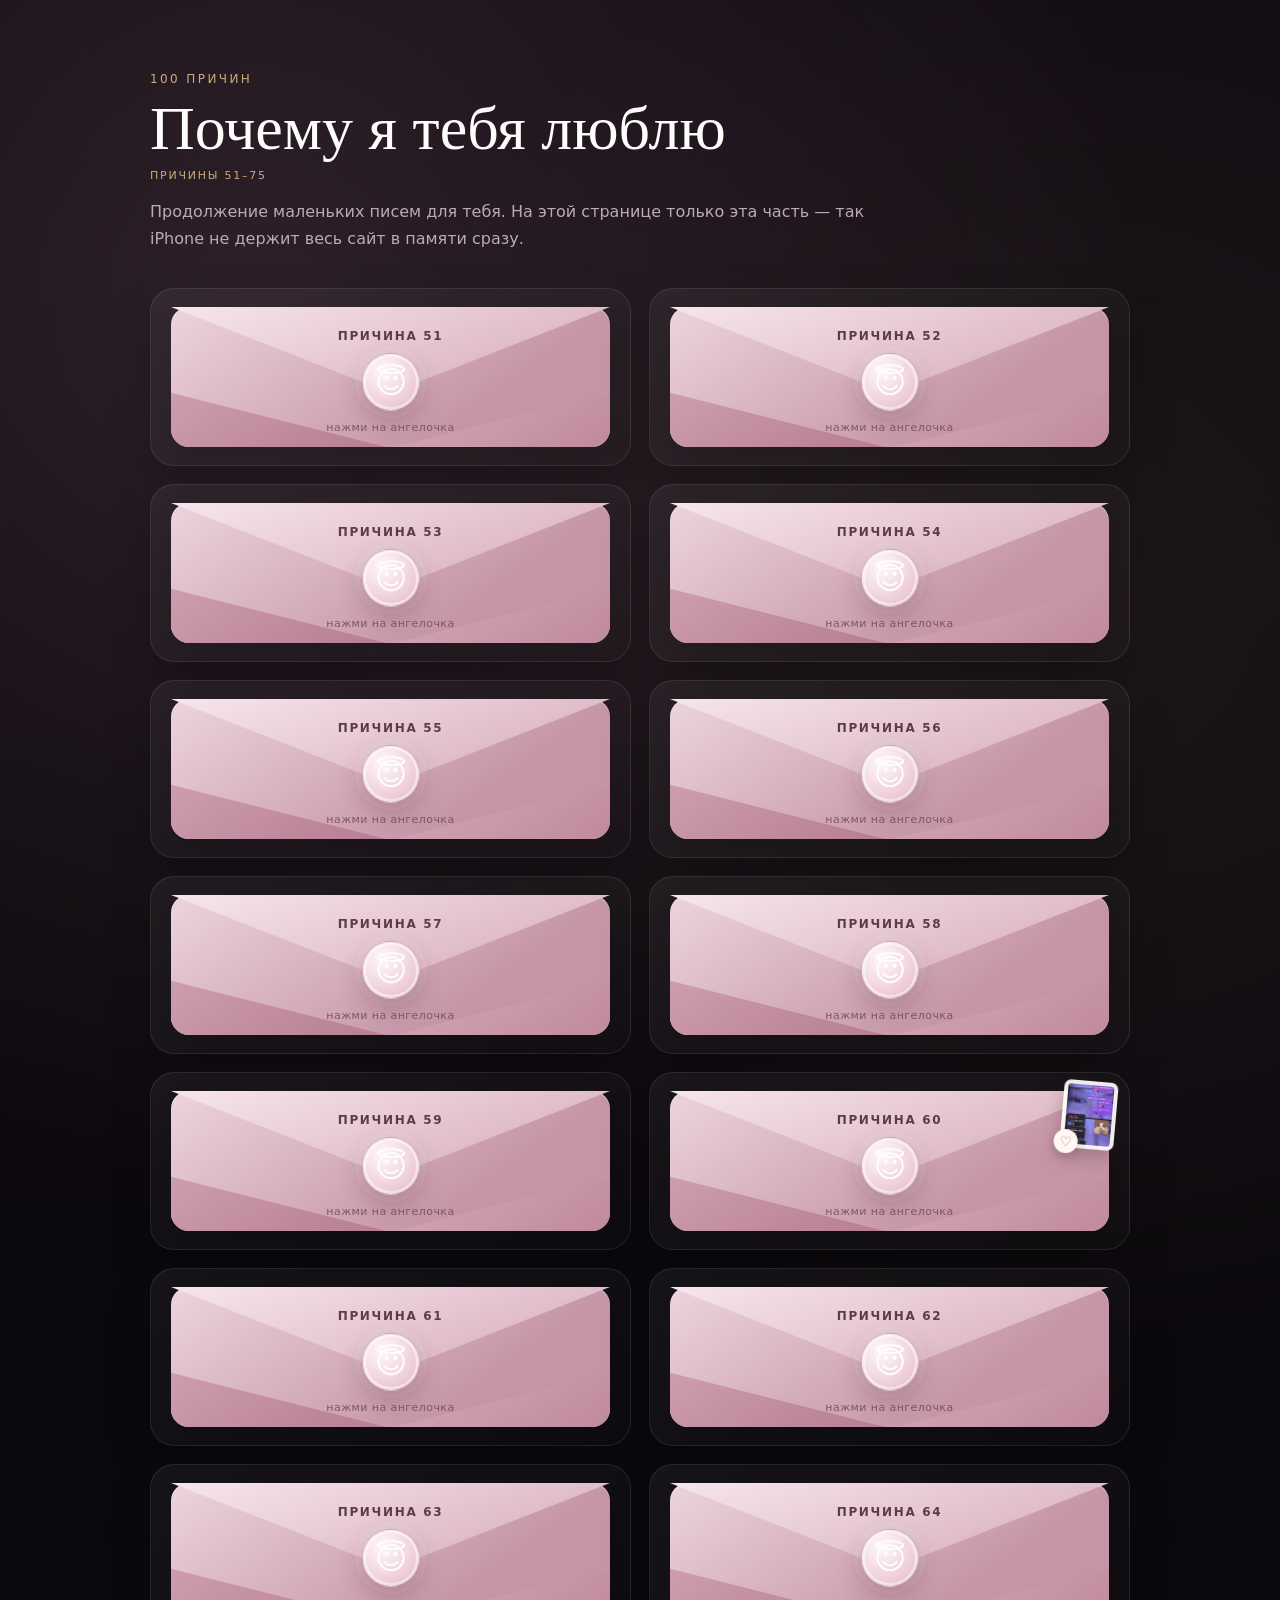
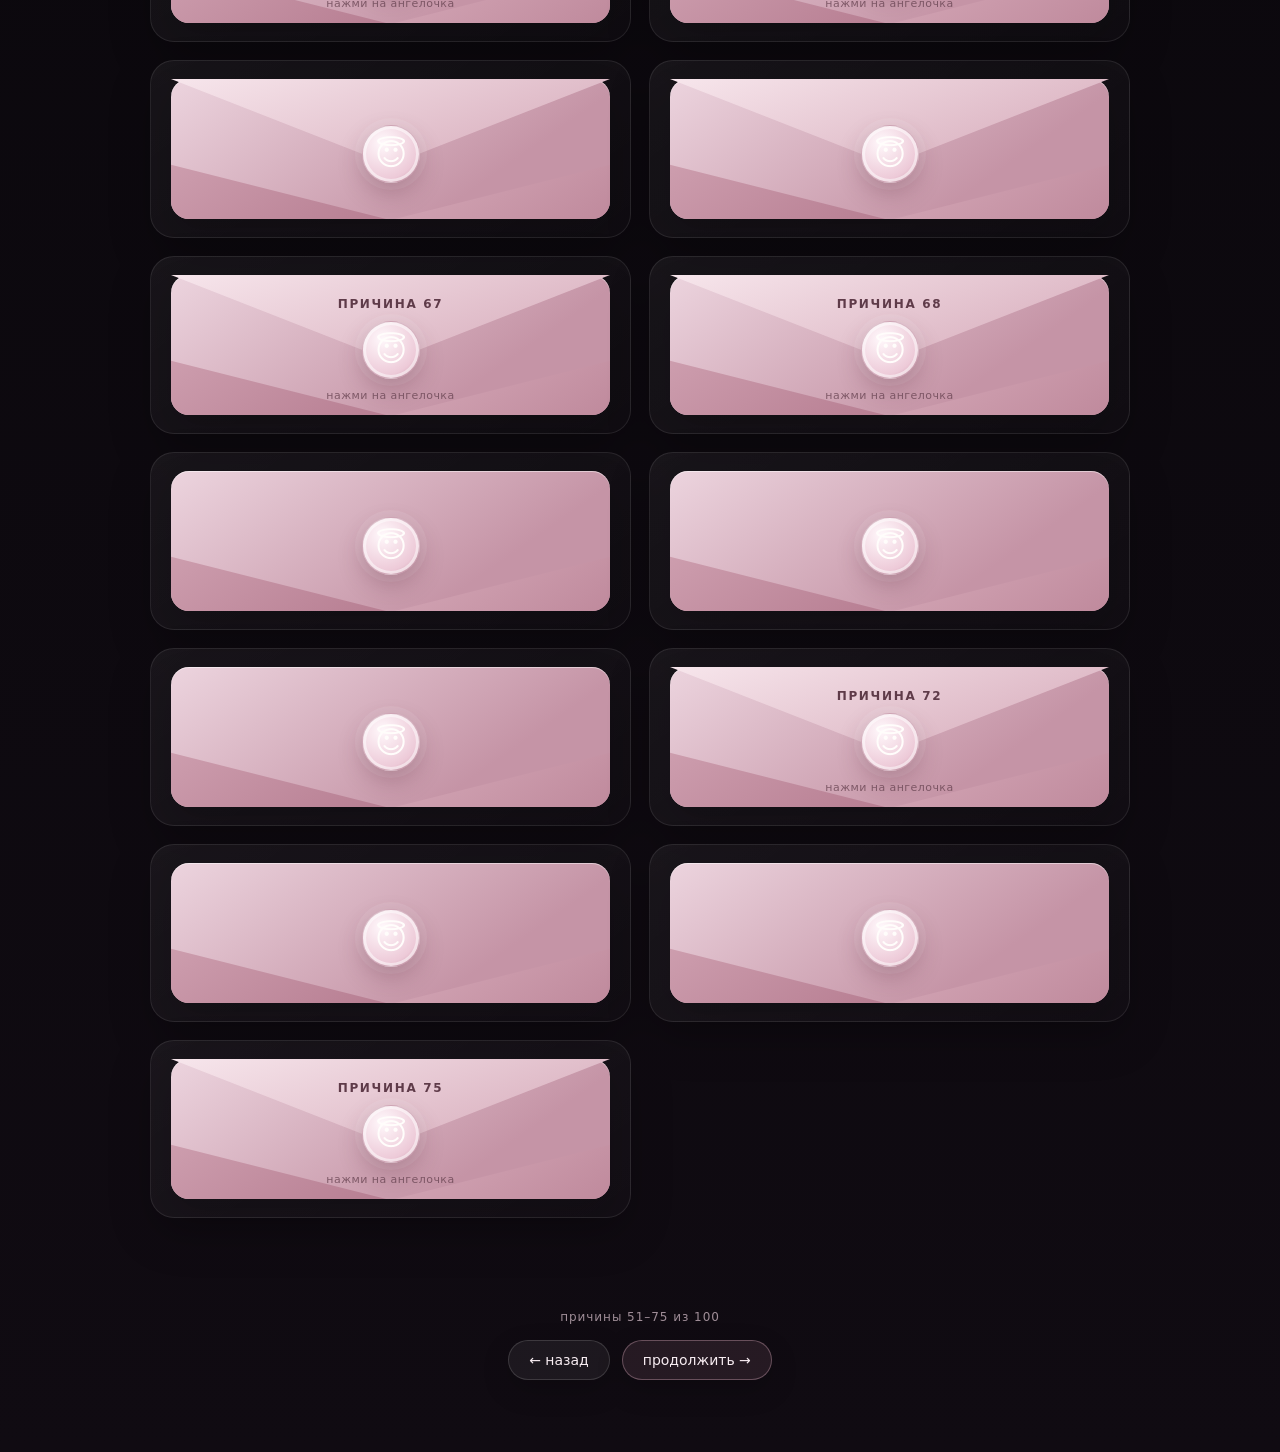
<file: reasons-3.html>
<!doctype html>
<html lang="ru">
<head>
<meta charset="utf-8">
<meta name="viewport" content="width=device-width, initial-scale=1, viewport-fit=cover">
<meta name="theme-color" content="#160f18">
<meta name="description" content="Для Арины 🤍">
<title>Для Арины — причины 51–75</title>
<script>document.documentElement.classList.add('js');</script>
<link rel="stylesheet" href="site.css?v=20260927-32">

</head>
<body class="split-page reasons-page reasons-page-3">
<div class="page-transition" aria-hidden="true"></div>
<main class="site" id="site"><section class="section mist-page chapter-reveal" id="reasons"><div class="section-title mist-inner"><div class="kicker">100 причин</div><h2>Почему я тебя люблю</h2><div class="range-kicker">причины 51–75</div><p>Продолжение маленьких писем для тебя. На этой странице только эта часть — так iPhone не держит весь сайт в памяти сразу.</p></div><div class="reasons-grid" id="reasonsGrid"><details class="reason-envelope mist-item letter-theme-1 minecraft-special" data-reason="51">
<summary aria-label="Открыть причину 51">
<span class="reason-index">Причина 51</span>
<span aria-hidden="true" class="envelope-face"></span>
<span aria-hidden="true" class="reason-seal angel-seal">😇</span>
<span class="tap-reason">нажми на ангелочка</span>
<span aria-hidden="true" class="burn-line"></span><span aria-hidden="true" class="minecraft-igniter"><img alt="" class="mc-flint-img" decoding="async" fetchpriority="low" loading="lazy" src="assets/img-cfc789dbf4447fec.png"/><i class="mc-click-spark c1"></i><i class="mc-click-spark c2"></i><i class="mc-click-spark c3"></i><span class="mc-fire"><i class="p p1"></i><i class="p p2"></i><i class="p p3"></i><i class="p p4"></i><i class="p p5"></i><i class="p p6"></i><i class="p p7"></i><i class="p p8"></i><i class="p p9"></i><i class="p p10"></i><i class="p p11"></i><i class="p p12"></i></span></span></summary>
<div class="reason-letter"><div class="letter-topline"><span class="letter-kicker">для тебя, Арина</span><span class="letter-mark">51</span></div><div class="reason-quote"><p>За твою нежность в мелочах.</p></div><div class="letter-signoff">♡  только для тебя</div></div>
</details><details class="reason-envelope mist-item letter-theme-2 minecraft-special" data-reason="52">
<summary aria-label="Открыть причину 52">
<span class="reason-index">Причина 52</span>
<span aria-hidden="true" class="envelope-face"></span>
<span aria-hidden="true" class="reason-seal angel-seal">😇</span>
<span class="tap-reason">нажми на ангелочка</span>
<span aria-hidden="true" class="burn-line"></span><span aria-hidden="true" class="minecraft-igniter"><img alt="" class="mc-flint-img" decoding="async" fetchpriority="low" loading="lazy" src="assets/img-cfc789dbf4447fec.png"/><i class="mc-click-spark c1"></i><i class="mc-click-spark c2"></i><i class="mc-click-spark c3"></i><span class="mc-fire"><i class="p p1"></i><i class="p p2"></i><i class="p p3"></i><i class="p p4"></i><i class="p p5"></i><i class="p p6"></i><i class="p p7"></i><i class="p p8"></i><i class="p p9"></i><i class="p p10"></i><i class="p p11"></i><i class="p p12"></i></span></span></summary>
<div class="reason-letter"><div class="letter-topline"><span class="letter-kicker">для тебя, Арина</span><span class="letter-mark">52</span></div><div class="reason-quote"><p>За то, что ты умеешь волновать меня одним словом.</p></div><div class="letter-signoff">♡  только для тебя</div></div>
</details><details class="reason-envelope mist-item letter-theme-3 minecraft-special" data-reason="53">
<summary aria-label="Открыть причину 53">
<span class="reason-index">Причина 53</span>
<span aria-hidden="true" class="envelope-face"></span>
<span aria-hidden="true" class="reason-seal angel-seal">😇</span>
<span class="tap-reason">нажми на ангелочка</span>
<span aria-hidden="true" class="burn-line"></span><span aria-hidden="true" class="minecraft-igniter"><img alt="" class="mc-flint-img" decoding="async" fetchpriority="low" loading="lazy" src="assets/img-cfc789dbf4447fec.png"/><i class="mc-click-spark c1"></i><i class="mc-click-spark c2"></i><i class="mc-click-spark c3"></i><span class="mc-fire"><i class="p p1"></i><i class="p p2"></i><i class="p p3"></i><i class="p p4"></i><i class="p p5"></i><i class="p p6"></i><i class="p p7"></i><i class="p p8"></i><i class="p p9"></i><i class="p p10"></i><i class="p p11"></i><i class="p p12"></i></span></span></summary>
<div class="reason-letter"><div class="letter-topline"><span class="letter-kicker">для тебя, Арина</span><span class="letter-mark">53</span></div><div class="reason-quote"><p>За то, что ты стала важной для меня ещё до нашей первой встречи.</p></div><div class="letter-signoff">♡  только для тебя</div></div>
</details><details class="reason-envelope mist-item letter-theme-4 minecraft-special" data-reason="54">
<summary aria-label="Открыть причину 54">
<span class="reason-index">Причина 54</span>
<span aria-hidden="true" class="envelope-face"></span>
<span aria-hidden="true" class="reason-seal angel-seal">😇</span>
<span class="tap-reason">нажми на ангелочка</span>
<span aria-hidden="true" class="burn-line"></span><span aria-hidden="true" class="minecraft-igniter"><img alt="" class="mc-flint-img" decoding="async" fetchpriority="low" loading="lazy" src="assets/img-cfc789dbf4447fec.png"/><i class="mc-click-spark c1"></i><i class="mc-click-spark c2"></i><i class="mc-click-spark c3"></i><span class="mc-fire"><i class="p p1"></i><i class="p p2"></i><i class="p p3"></i><i class="p p4"></i><i class="p p5"></i><i class="p p6"></i><i class="p p7"></i><i class="p p8"></i><i class="p p9"></i><i class="p p10"></i><i class="p p11"></i><i class="p p12"></i></span></span></summary>
<div class="reason-letter"><div class="letter-topline"><span class="letter-kicker">для тебя, Арина</span><span class="letter-mark">54</span></div><div class="reason-quote"><p>За то, что ожидание тебя оказалось таким приятным.</p></div><div class="letter-signoff">♡  только для тебя</div></div>
</details><details class="reason-envelope mist-item letter-theme-5 minecraft-special" data-reason="55">
<summary aria-label="Открыть причину 55">
<span class="reason-index">Причина 55</span>
<span aria-hidden="true" class="envelope-face"></span>
<span aria-hidden="true" class="reason-seal angel-seal">😇</span>
<span class="tap-reason">нажми на ангелочка</span>
<span aria-hidden="true" class="burn-line"></span><span aria-hidden="true" class="minecraft-igniter"><img alt="" class="mc-flint-img" decoding="async" fetchpriority="low" loading="lazy" src="assets/img-cfc789dbf4447fec.png"/><i class="mc-click-spark c1"></i><i class="mc-click-spark c2"></i><i class="mc-click-spark c3"></i><span class="mc-fire"><i class="p p1"></i><i class="p p2"></i><i class="p p3"></i><i class="p p4"></i><i class="p p5"></i><i class="p p6"></i><i class="p p7"></i><i class="p p8"></i><i class="p p9"></i><i class="p p10"></i><i class="p p11"></i><i class="p p12"></i></span></span></summary>
<div class="reason-letter"><div class="letter-topline"><span class="letter-kicker">для тебя, Арина</span><span class="letter-mark">55</span></div><div class="reason-quote"><p>За то, что ты умеешь удивлять.</p></div><div class="letter-signoff">♡  только для тебя</div></div>
</details><details class="reason-envelope mist-item letter-theme-1 minecraft-special" data-reason="56">
<summary aria-label="Открыть причину 56">
<span class="reason-index">Причина 56</span>
<span aria-hidden="true" class="envelope-face"></span>
<span aria-hidden="true" class="reason-seal angel-seal">😇</span>
<span class="tap-reason">нажми на ангелочка</span>
<span aria-hidden="true" class="burn-line"></span><span aria-hidden="true" class="minecraft-igniter"><img alt="" class="mc-flint-img" decoding="async" fetchpriority="low" loading="lazy" src="assets/img-cfc789dbf4447fec.png"/><i class="mc-click-spark c1"></i><i class="mc-click-spark c2"></i><i class="mc-click-spark c3"></i><span class="mc-fire"><i class="p p1"></i><i class="p p2"></i><i class="p p3"></i><i class="p p4"></i><i class="p p5"></i><i class="p p6"></i><i class="p p7"></i><i class="p p8"></i><i class="p p9"></i><i class="p p10"></i><i class="p p11"></i><i class="p p12"></i></span></span></summary>
<div class="reason-letter"><div class="letter-topline"><span class="letter-kicker">для тебя, Арина</span><span class="letter-mark">56</span></div><div class="reason-quote"><p>За твои реакции.</p></div><div class="letter-signoff">♡  только для тебя</div></div>
</details><details class="reason-envelope mist-item letter-theme-2 minecraft-special" data-reason="57">
<summary aria-label="Открыть причину 57">
<span class="reason-index">Причина 57</span>
<span aria-hidden="true" class="envelope-face"></span>
<span aria-hidden="true" class="reason-seal angel-seal">😇</span>
<span class="tap-reason">нажми на ангелочка</span>
<span aria-hidden="true" class="burn-line"></span><span aria-hidden="true" class="minecraft-igniter"><img alt="" class="mc-flint-img" decoding="async" fetchpriority="low" loading="lazy" src="assets/img-cfc789dbf4447fec.png"/><i class="mc-click-spark c1"></i><i class="mc-click-spark c2"></i><i class="mc-click-spark c3"></i><span class="mc-fire"><i class="p p1"></i><i class="p p2"></i><i class="p p3"></i><i class="p p4"></i><i class="p p5"></i><i class="p p6"></i><i class="p p7"></i><i class="p p8"></i><i class="p p9"></i><i class="p p10"></i><i class="p p11"></i><i class="p p12"></i></span></span></summary>
<div class="reason-letter"><div class="letter-topline"><span class="letter-kicker">для тебя, Арина</span><span class="letter-mark">57</span></div><div class="reason-quote"><p>За твою непосредственность.</p></div><div class="letter-signoff">♡  только для тебя</div></div>
</details><details class="reason-envelope mist-item letter-theme-3 minecraft-special" data-reason="58">
<summary aria-label="Открыть причину 58">
<span class="reason-index">Причина 58</span>
<span aria-hidden="true" class="envelope-face"></span>
<span aria-hidden="true" class="reason-seal angel-seal">😇</span>
<span class="tap-reason">нажми на ангелочка</span>
<span aria-hidden="true" class="burn-line"></span><span aria-hidden="true" class="minecraft-igniter"><img alt="" class="mc-flint-img" decoding="async" fetchpriority="low" loading="lazy" src="assets/img-cfc789dbf4447fec.png"/><i class="mc-click-spark c1"></i><i class="mc-click-spark c2"></i><i class="mc-click-spark c3"></i><span class="mc-fire"><i class="p p1"></i><i class="p p2"></i><i class="p p3"></i><i class="p p4"></i><i class="p p5"></i><i class="p p6"></i><i class="p p7"></i><i class="p p8"></i><i class="p p9"></i><i class="p p10"></i><i class="p p11"></i><i class="p p12"></i></span></span></summary>
<div class="reason-letter"><div class="letter-topline"><span class="letter-kicker">для тебя, Арина</span><span class="letter-mark">58</span></div><div class="reason-quote"><p>За моменты, когда ты немного стесняешься.</p></div><div class="letter-signoff">♡  только для тебя</div></div>
</details><details class="reason-envelope mist-item letter-theme-4 minecraft-special" data-reason="59">
<summary aria-label="Открыть причину 59">
<span class="reason-index">Причина 59</span>
<span aria-hidden="true" class="envelope-face"></span>
<span aria-hidden="true" class="reason-seal angel-seal">😇</span>
<span class="tap-reason">нажми на ангелочка</span>
<span aria-hidden="true" class="burn-line"></span><span aria-hidden="true" class="minecraft-igniter"><img alt="" class="mc-flint-img" decoding="async" fetchpriority="low" loading="lazy" src="assets/img-cfc789dbf4447fec.png"/><i class="mc-click-spark c1"></i><i class="mc-click-spark c2"></i><i class="mc-click-spark c3"></i><span class="mc-fire"><i class="p p1"></i><i class="p p2"></i><i class="p p3"></i><i class="p p4"></i><i class="p p5"></i><i class="p p6"></i><i class="p p7"></i><i class="p p8"></i><i class="p p9"></i><i class="p p10"></i><i class="p p11"></i><i class="p p12"></i></span></span></summary>
<div class="reason-letter"><div class="letter-topline"><span class="letter-kicker">для тебя, Арина</span><span class="letter-mark">59</span></div><div class="reason-quote"><p>За моменты, когда ты, наоборот, совершенно не стесняешься быть собой.</p></div><div class="letter-signoff">♡  только для тебя</div></div>
</details><details class="reason-envelope mist-item letter-theme-5 minecraft-special" data-reason="60">
<summary aria-label="Открыть причину 60">
<span class="reason-index">Причина 60</span>
<span aria-hidden="true" class="envelope-face"></span>
<span aria-hidden="true" class="reason-seal angel-seal">😇</span>
<span class="tap-reason">нажми на ангелочка</span>
<span aria-hidden="true" class="burn-line"></span><span aria-hidden="true" class="memory-stamp memory-photo photo-1"></span><span aria-hidden="true" class="minecraft-igniter"><img alt="" class="mc-flint-img" decoding="async" fetchpriority="low" loading="lazy" src="assets/img-cfc789dbf4447fec.png"/><i class="mc-click-spark c1"></i><i class="mc-click-spark c2"></i><i class="mc-click-spark c3"></i><span class="mc-fire"><i class="p p1"></i><i class="p p2"></i><i class="p p3"></i><i class="p p4"></i><i class="p p5"></i><i class="p p6"></i><i class="p p7"></i><i class="p p8"></i><i class="p p9"></i><i class="p p10"></i><i class="p p11"></i><i class="p p12"></i></span></span></summary>
<div class="reason-letter"><div class="letter-topline"><span class="letter-kicker">для тебя, Арина</span><span class="letter-mark">60</span></div><div class="reason-quote"><p>За то, что мне нравится просто смотреть на тебя.</p></div><figure class="memory-figure"><div aria-label="Наше воспоминание для причины 60" class="memory-photo memory-photo-large photo-1" role="img"></div><figcaption>с этого хочется начать 🤍</figcaption></figure><div class="letter-signoff">♡  только для тебя</div></div>
</details><details class="reason-envelope mist-item letter-theme-1 minecraft-special" data-reason="61">
<summary aria-label="Открыть причину 61">
<span class="reason-index">Причина 61</span>
<span aria-hidden="true" class="envelope-face"></span>
<span aria-hidden="true" class="reason-seal angel-seal">😇</span>
<span class="tap-reason">нажми на ангелочка</span>
<span aria-hidden="true" class="burn-line"></span><span aria-hidden="true" class="minecraft-igniter"><img alt="" class="mc-flint-img" decoding="async" fetchpriority="low" loading="lazy" src="assets/img-cfc789dbf4447fec.png"/><i class="mc-click-spark c1"></i><i class="mc-click-spark c2"></i><i class="mc-click-spark c3"></i><span class="mc-fire"><i class="p p1"></i><i class="p p2"></i><i class="p p3"></i><i class="p p4"></i><i class="p p5"></i><i class="p p6"></i><i class="p p7"></i><i class="p p8"></i><i class="p p9"></i><i class="p p10"></i><i class="p p11"></i><i class="p p12"></i></span></span></summary>
<div class="reason-letter"><div class="letter-topline"><span class="letter-kicker">для тебя, Арина</span><span class="letter-mark">61</span></div><div class="reason-quote"><p>За то, как тебе идут карие глаза и тёмные волосы — сочетание, которое я теперь люблю ещё больше.</p></div><div class="letter-signoff">♡  только для тебя</div></div>
</details><details class="reason-envelope mist-item letter-theme-2 minecraft-special" data-reason="62">
<summary aria-label="Открыть причину 62">
<span class="reason-index">Причина 62</span>
<span aria-hidden="true" class="envelope-face"></span>
<span aria-hidden="true" class="reason-seal angel-seal">😇</span>
<span class="tap-reason">нажми на ангелочка</span>
<span aria-hidden="true" class="burn-line"></span><span aria-hidden="true" class="minecraft-igniter"><img alt="" class="mc-flint-img" decoding="async" fetchpriority="low" loading="lazy" src="assets/img-cfc789dbf4447fec.png"/><i class="mc-click-spark c1"></i><i class="mc-click-spark c2"></i><i class="mc-click-spark c3"></i><span class="mc-fire"><i class="p p1"></i><i class="p p2"></i><i class="p p3"></i><i class="p p4"></i><i class="p p5"></i><i class="p p6"></i><i class="p p7"></i><i class="p p8"></i><i class="p p9"></i><i class="p p10"></i><i class="p p11"></i><i class="p p12"></i></span></span></summary>
<div class="reason-letter"><div class="letter-topline"><span class="letter-kicker">для тебя, Арина</span><span class="letter-mark">62</span></div><div class="reason-quote"><p>За твой рост 168 — идеальный повод обнимать тебя подольше.</p></div><div class="letter-signoff">♡  только для тебя</div></div>
</details><details class="reason-envelope mist-item letter-theme-3 minecraft-special" data-reason="63">
<summary aria-label="Открыть причину 63">
<span class="reason-index">Причина 63</span>
<span aria-hidden="true" class="envelope-face"></span>
<span aria-hidden="true" class="reason-seal angel-seal">😇</span>
<span class="tap-reason">нажми на ангелочка</span>
<span aria-hidden="true" class="burn-line"></span><span aria-hidden="true" class="minecraft-igniter"><img alt="" class="mc-flint-img" decoding="async" fetchpriority="low" loading="lazy" src="assets/img-cfc789dbf4447fec.png"/><i class="mc-click-spark c1"></i><i class="mc-click-spark c2"></i><i class="mc-click-spark c3"></i><span class="mc-fire"><i class="p p1"></i><i class="p p2"></i><i class="p p3"></i><i class="p p4"></i><i class="p p5"></i><i class="p p6"></i><i class="p p7"></i><i class="p p8"></i><i class="p p9"></i><i class="p p10"></i><i class="p p11"></i><i class="p p12"></i></span></span></summary>
<div class="reason-letter"><div class="letter-topline"><span class="letter-kicker">для тебя, Арина</span><span class="letter-mark">63</span></div><div class="reason-quote"><p>За то, что ты для меня красивая без условий и оговорок.</p></div><div class="letter-signoff">♡  только для тебя</div></div>
</details><details class="reason-envelope mist-item letter-theme-4 minecraft-special" data-reason="64">
<summary aria-label="Открыть причину 64">
<span class="reason-index">Причина 64</span>
<span aria-hidden="true" class="envelope-face"></span>
<span aria-hidden="true" class="reason-seal angel-seal">😇</span>
<span class="tap-reason">нажми на ангелочка</span>
<span aria-hidden="true" class="burn-line"></span><span aria-hidden="true" class="minecraft-igniter"><img alt="" class="mc-flint-img" decoding="async" fetchpriority="low" loading="lazy" src="assets/img-cfc789dbf4447fec.png"/><i class="mc-click-spark c1"></i><i class="mc-click-spark c2"></i><i class="mc-click-spark c3"></i><span class="mc-fire"><i class="p p1"></i><i class="p p2"></i><i class="p p3"></i><i class="p p4"></i><i class="p p5"></i><i class="p p6"></i><i class="p p7"></i><i class="p p8"></i><i class="p p9"></i><i class="p p10"></i><i class="p p11"></i><i class="p p12"></i></span></span></summary>
<div class="reason-letter"><div class="letter-topline"><span class="letter-kicker">для тебя, Арина</span><span class="letter-mark">64</span></div><div class="reason-quote"><p>За то, что твоя красота для меня не заканчивается внешностью.</p></div><div class="letter-signoff">♡  только для тебя</div></div>
</details><details class="reason-envelope mist-item letter-theme-5 minecraft-special" data-reason="65">
<summary aria-label="Открыть причину 65">
<span class="reason-index">Причина 65</span>
<span aria-hidden="true" class="envelope-face"></span>
<span aria-hidden="true" class="reason-seal angel-seal">😇</span>
<span class="tap-reason">нажми на ангелочка</span>
<span aria-hidden="true" class="burn-line"></span><span aria-hidden="true" class="minecraft-igniter"><img alt="" class="mc-flint-img" decoding="async" fetchpriority="low" loading="lazy" src="assets/img-cfc789dbf4447fec.png"/><i class="mc-click-spark c1"></i><i class="mc-click-spark c2"></i><i class="mc-click-spark c3"></i><span class="mc-fire"><i class="p p1"></i><i class="p p2"></i><i class="p p3"></i><i class="p p4"></i><i class="p p5"></i><i class="p p6"></i><i class="p p7"></i><i class="p p8"></i><i class="p p9"></i><i class="p p10"></i><i class="p p11"></i><i class="p p12"></i></span></span></summary>
<div class="reason-letter"><div class="letter-topline"><span class="letter-kicker">для тебя, Арина</span><span class="letter-mark">65</span></div><div class="reason-quote"><p>За то, что я хочу запоминать твою мимику.</p></div><div class="letter-signoff">♡  только для тебя</div></div>
</details><details class="reason-envelope mist-item letter-theme-1 minecraft-special" data-reason="66">
<summary aria-label="Открыть причину 66">
<span class="reason-index">Причина 66</span>
<span aria-hidden="true" class="envelope-face"></span>
<span aria-hidden="true" class="reason-seal angel-seal">😇</span>
<span class="tap-reason">нажми на ангелочка</span>
<span aria-hidden="true" class="burn-line"></span><span aria-hidden="true" class="minecraft-igniter"><img alt="" class="mc-flint-img" decoding="async" fetchpriority="low" loading="lazy" src="assets/img-cfc789dbf4447fec.png"/><i class="mc-click-spark c1"></i><i class="mc-click-spark c2"></i><i class="mc-click-spark c3"></i><span class="mc-fire"><i class="p p1"></i><i class="p p2"></i><i class="p p3"></i><i class="p p4"></i><i class="p p5"></i><i class="p p6"></i><i class="p p7"></i><i class="p p8"></i><i class="p p9"></i><i class="p p10"></i><i class="p p11"></i><i class="p p12"></i></span></span></summary>
<div class="reason-letter"><div class="letter-topline"><span class="letter-kicker">для тебя, Арина</span><span class="letter-mark">66</span></div><div class="reason-quote"><p>За то, что мне хочется узнавать, какие песни ты любишь.</p></div><div class="letter-signoff">♡  только для тебя</div></div>
</details><details class="reason-envelope mist-item letter-theme-2 minecraft-special" data-reason="67">
<summary aria-label="Открыть причину 67">
<span class="reason-index">Причина 67</span>
<span aria-hidden="true" class="envelope-face"></span>
<span aria-hidden="true" class="reason-seal angel-seal">😇</span>
<span class="tap-reason">нажми на ангелочка</span>
<span aria-hidden="true" class="burn-line"></span><span aria-hidden="true" class="minecraft-igniter"><img alt="" class="mc-flint-img" decoding="async" fetchpriority="low" loading="lazy" src="assets/img-cfc789dbf4447fec.png"/><i class="mc-click-spark c1"></i><i class="mc-click-spark c2"></i><i class="mc-click-spark c3"></i><span class="mc-fire"><i class="p p1"></i><i class="p p2"></i><i class="p p3"></i><i class="p p4"></i><i class="p p5"></i><i class="p p6"></i><i class="p p7"></i><i class="p p8"></i><i class="p p9"></i><i class="p p10"></i><i class="p p11"></i><i class="p p12"></i></span></span></summary>
<div class="reason-letter"><div class="letter-topline"><span class="letter-kicker">для тебя, Арина</span><span class="letter-mark">67</span></div><div class="reason-quote"><p>За то, что мне интересно, какие фильмы заставляют тебя смеяться или плакать.</p></div><div class="letter-signoff">♡  только для тебя</div></div>
</details><details class="reason-envelope mist-item letter-theme-3 minecraft-special" data-reason="68">
<summary aria-label="Открыть причину 68">
<span class="reason-index">Причина 68</span>
<span aria-hidden="true" class="envelope-face"></span>
<span aria-hidden="true" class="reason-seal angel-seal">😇</span>
<span class="tap-reason">нажми на ангелочка</span>
<span aria-hidden="true" class="burn-line"></span><span aria-hidden="true" class="minecraft-igniter"><img alt="" class="mc-flint-img" decoding="async" fetchpriority="low" loading="lazy" src="assets/img-cfc789dbf4447fec.png"/><i class="mc-click-spark c1"></i><i class="mc-click-spark c2"></i><i class="mc-click-spark c3"></i><span class="mc-fire"><i class="p p1"></i><i class="p p2"></i><i class="p p3"></i><i class="p p4"></i><i class="p p5"></i><i class="p p6"></i><i class="p p7"></i><i class="p p8"></i><i class="p p9"></i><i class="p p10"></i><i class="p p11"></i><i class="p p12"></i></span></span></summary>
<div class="reason-letter"><div class="letter-topline"><span class="letter-kicker">для тебя, Арина</span><span class="letter-mark">68</span></div><div class="reason-quote"><p>За то, что мне хочется знать твои любимые места.</p></div><div class="letter-signoff">♡  только для тебя</div></div>
</details><details class="reason-envelope mist-item letter-theme-4 minecraft-special" data-reason="69">
<summary aria-label="Открыть причину 69">
<span class="reason-index">Причина 69</span>
<span aria-hidden="true" class="envelope-face"></span>
<span aria-hidden="true" class="reason-seal angel-seal">😇</span>
<span class="tap-reason">нажми на ангелочка</span>
<span aria-hidden="true" class="burn-line"></span><span aria-hidden="true" class="minecraft-igniter"><img alt="" class="mc-flint-img" decoding="async" fetchpriority="low" loading="lazy" src="assets/img-cfc789dbf4447fec.png"/><i class="mc-click-spark c1"></i><i class="mc-click-spark c2"></i><i class="mc-click-spark c3"></i><span class="mc-fire"><i class="p p1"></i><i class="p p2"></i><i class="p p3"></i><i class="p p4"></i><i class="p p5"></i><i class="p p6"></i><i class="p p7"></i><i class="p p8"></i><i class="p p9"></i><i class="p p10"></i><i class="p p11"></i><i class="p p12"></i></span></span></summary>
<div class="reason-letter"><div class="letter-topline"><span class="letter-kicker">для тебя, Арина</span><span class="letter-mark">69</span></div><div class="reason-quote"><p>За то, что мне хочется однажды стать частью твоих любимых воспоминаний.</p></div><div class="letter-signoff">♡  только для тебя</div></div>
</details><details class="reason-envelope mist-item letter-theme-5 minecraft-special" data-reason="70">
<summary aria-label="Открыть причину 70">
<span class="reason-index">Причина 70</span>
<span aria-hidden="true" class="envelope-face"></span>
<span aria-hidden="true" class="reason-seal angel-seal">😇</span>
<span class="tap-reason">нажми на ангелочка</span>
<span aria-hidden="true" class="burn-line"></span><span aria-hidden="true" class="memory-stamp memory-photo photo-3"></span><span aria-hidden="true" class="minecraft-igniter"><img alt="" class="mc-flint-img" decoding="async" fetchpriority="low" loading="lazy" src="assets/img-cfc789dbf4447fec.png"/><i class="mc-click-spark c1"></i><i class="mc-click-spark c2"></i><i class="mc-click-spark c3"></i><span class="mc-fire"><i class="p p1"></i><i class="p p2"></i><i class="p p3"></i><i class="p p4"></i><i class="p p5"></i><i class="p p6"></i><i class="p p7"></i><i class="p p8"></i><i class="p p9"></i><i class="p p10"></i><i class="p p11"></i><i class="p p12"></i></span></span></summary>
<div class="reason-letter"><div class="letter-topline"><span class="letter-kicker">для тебя, Арина</span><span class="letter-mark">70</span></div><div class="reason-quote"><p>За то, что с тобой хочется строить планы, даже самые маленькие.</p></div><figure class="memory-figure"><div aria-label="Наше воспоминание для причины 70" class="memory-photo memory-photo-large photo-3" role="img"></div><figcaption>ещё один кусочек нас 🤍</figcaption></figure><div class="letter-signoff">♡  только для тебя</div></div>
</details><details class="reason-envelope mist-item letter-theme-1 minecraft-special" data-reason="71">
<summary aria-label="Открыть причину 71">
<span class="reason-index">Причина 71</span>
<span aria-hidden="true" class="envelope-face"></span>
<span aria-hidden="true" class="reason-seal angel-seal">😇</span>
<span class="tap-reason">нажми на ангелочка</span>
<span aria-hidden="true" class="burn-line"></span><span aria-hidden="true" class="minecraft-igniter"><img alt="" class="mc-flint-img" decoding="async" fetchpriority="low" loading="lazy" src="assets/img-cfc789dbf4447fec.png"/><i class="mc-click-spark c1"></i><i class="mc-click-spark c2"></i><i class="mc-click-spark c3"></i><span class="mc-fire"><i class="p p1"></i><i class="p p2"></i><i class="p p3"></i><i class="p p4"></i><i class="p p5"></i><i class="p p6"></i><i class="p p7"></i><i class="p p8"></i><i class="p p9"></i><i class="p p10"></i><i class="p p11"></i><i class="p p12"></i></span></span></summary>
<div class="reason-letter"><div class="letter-topline"><span class="letter-kicker">для тебя, Арина</span><span class="letter-mark">71</span></div><div class="reason-quote"><p>За то, что слово «встретимся» теперь звучит для меня особенно.</p></div><div class="letter-signoff">♡  только для тебя</div></div>
</details><details class="reason-envelope mist-item letter-theme-2 minecraft-special" data-reason="72">
<summary aria-label="Открыть причину 72">
<span class="reason-index">Причина 72</span>
<span aria-hidden="true" class="envelope-face"></span>
<span aria-hidden="true" class="reason-seal angel-seal">😇</span>
<span class="tap-reason">нажми на ангелочка</span>
<span aria-hidden="true" class="burn-line"></span><span aria-hidden="true" class="minecraft-igniter"><img alt="" class="mc-flint-img" decoding="async" fetchpriority="low" loading="lazy" src="assets/img-cfc789dbf4447fec.png"/><i class="mc-click-spark c1"></i><i class="mc-click-spark c2"></i><i class="mc-click-spark c3"></i><span class="mc-fire"><i class="p p1"></i><i class="p p2"></i><i class="p p3"></i><i class="p p4"></i><i class="p p5"></i><i class="p p6"></i><i class="p p7"></i><i class="p p8"></i><i class="p p9"></i><i class="p p10"></i><i class="p p11"></i><i class="p p12"></i></span></span></summary>
<div class="reason-letter"><div class="letter-topline"><span class="letter-kicker">для тебя, Арина</span><span class="letter-mark">72</span></div><div class="reason-quote"><p>За то, что ты умеешь вызывать бабочек в животе даже на расстоянии.</p></div><div class="letter-signoff">♡  только для тебя</div></div>
</details><details class="reason-envelope mist-item letter-theme-3 minecraft-special" data-reason="73">
<summary aria-label="Открыть причину 73">
<span class="reason-index">Причина 73</span>
<span aria-hidden="true" class="envelope-face"></span>
<span aria-hidden="true" class="reason-seal angel-seal">😇</span>
<span class="tap-reason">нажми на ангелочка</span>
<span aria-hidden="true" class="burn-line"></span><span aria-hidden="true" class="minecraft-igniter"><img alt="" class="mc-flint-img" decoding="async" fetchpriority="low" loading="lazy" src="assets/img-cfc789dbf4447fec.png"/><i class="mc-click-spark c1"></i><i class="mc-click-spark c2"></i><i class="mc-click-spark c3"></i><span class="mc-fire"><i class="p p1"></i><i class="p p2"></i><i class="p p3"></i><i class="p p4"></i><i class="p p5"></i><i class="p p6"></i><i class="p p7"></i><i class="p p8"></i><i class="p p9"></i><i class="p p10"></i><i class="p p11"></i><i class="p p12"></i></span></span></summary>
<div class="reason-letter"><div class="letter-topline"><span class="letter-kicker">для тебя, Арина</span><span class="letter-mark">73</span></div><div class="reason-quote"><p>За то, что я искренне переживаю, когда у тебя что-то не так.</p></div><div class="letter-signoff">♡  только для тебя</div></div>
</details><details class="reason-envelope mist-item letter-theme-4 minecraft-special" data-reason="74">
<summary aria-label="Открыть причину 74">
<span class="reason-index">Причина 74</span>
<span aria-hidden="true" class="envelope-face"></span>
<span aria-hidden="true" class="reason-seal angel-seal">😇</span>
<span class="tap-reason">нажми на ангелочка</span>
<span aria-hidden="true" class="burn-line"></span><span aria-hidden="true" class="minecraft-igniter"><img alt="" class="mc-flint-img" decoding="async" fetchpriority="low" loading="lazy" src="assets/img-cfc789dbf4447fec.png"/><i class="mc-click-spark c1"></i><i class="mc-click-spark c2"></i><i class="mc-click-spark c3"></i><span class="mc-fire"><i class="p p1"></i><i class="p p2"></i><i class="p p3"></i><i class="p p4"></i><i class="p p5"></i><i class="p p6"></i><i class="p p7"></i><i class="p p8"></i><i class="p p9"></i><i class="p p10"></i><i class="p p11"></i><i class="p p12"></i></span></span></summary>
<div class="reason-letter"><div class="letter-topline"><span class="letter-kicker">для тебя, Арина</span><span class="letter-mark">74</span></div><div class="reason-quote"><p>За то, что твоё счастье для меня действительно важно.</p></div><div class="letter-signoff">♡  только для тебя</div></div>
</details><details class="reason-envelope mist-item letter-theme-5 minecraft-special" data-reason="75">
<summary aria-label="Открыть причину 75">
<span class="reason-index">Причина 75</span>
<span aria-hidden="true" class="envelope-face"></span>
<span aria-hidden="true" class="reason-seal angel-seal">😇</span>
<span class="tap-reason">нажми на ангелочка</span>
<span aria-hidden="true" class="burn-line"></span><span aria-hidden="true" class="minecraft-igniter"><img alt="" class="mc-flint-img" decoding="async" fetchpriority="low" loading="lazy" src="assets/img-cfc789dbf4447fec.png"/><i class="mc-click-spark c1"></i><i class="mc-click-spark c2"></i><i class="mc-click-spark c3"></i><span class="mc-fire"><i class="p p1"></i><i class="p p2"></i><i class="p p3"></i><i class="p p4"></i><i class="p p5"></i><i class="p p6"></i><i class="p p7"></i><i class="p p8"></i><i class="p p9"></i><i class="p p10"></i><i class="p p11"></i><i class="p p12"></i></span></span></summary>
<div class="reason-letter"><div class="letter-topline"><span class="letter-kicker">для тебя, Арина</span><span class="letter-mark">75</span></div><div class="reason-quote"><p>За то, что мне хочется делать для тебя красивые вещи просто так.</p></div><div class="letter-signoff">♡  только для тебя</div></div>
</details></div></section><nav class="page-nav"><div class="page-progress">причины 51–75 из 100</div><a data-page-link href="reasons-2.html">← назад</a><a class="next" data-page-link href="reasons-4.html">продолжить →</a></nav></main>
<script src="site.js?v=20260927-32" defer></script>

</body>
</html>
</file>
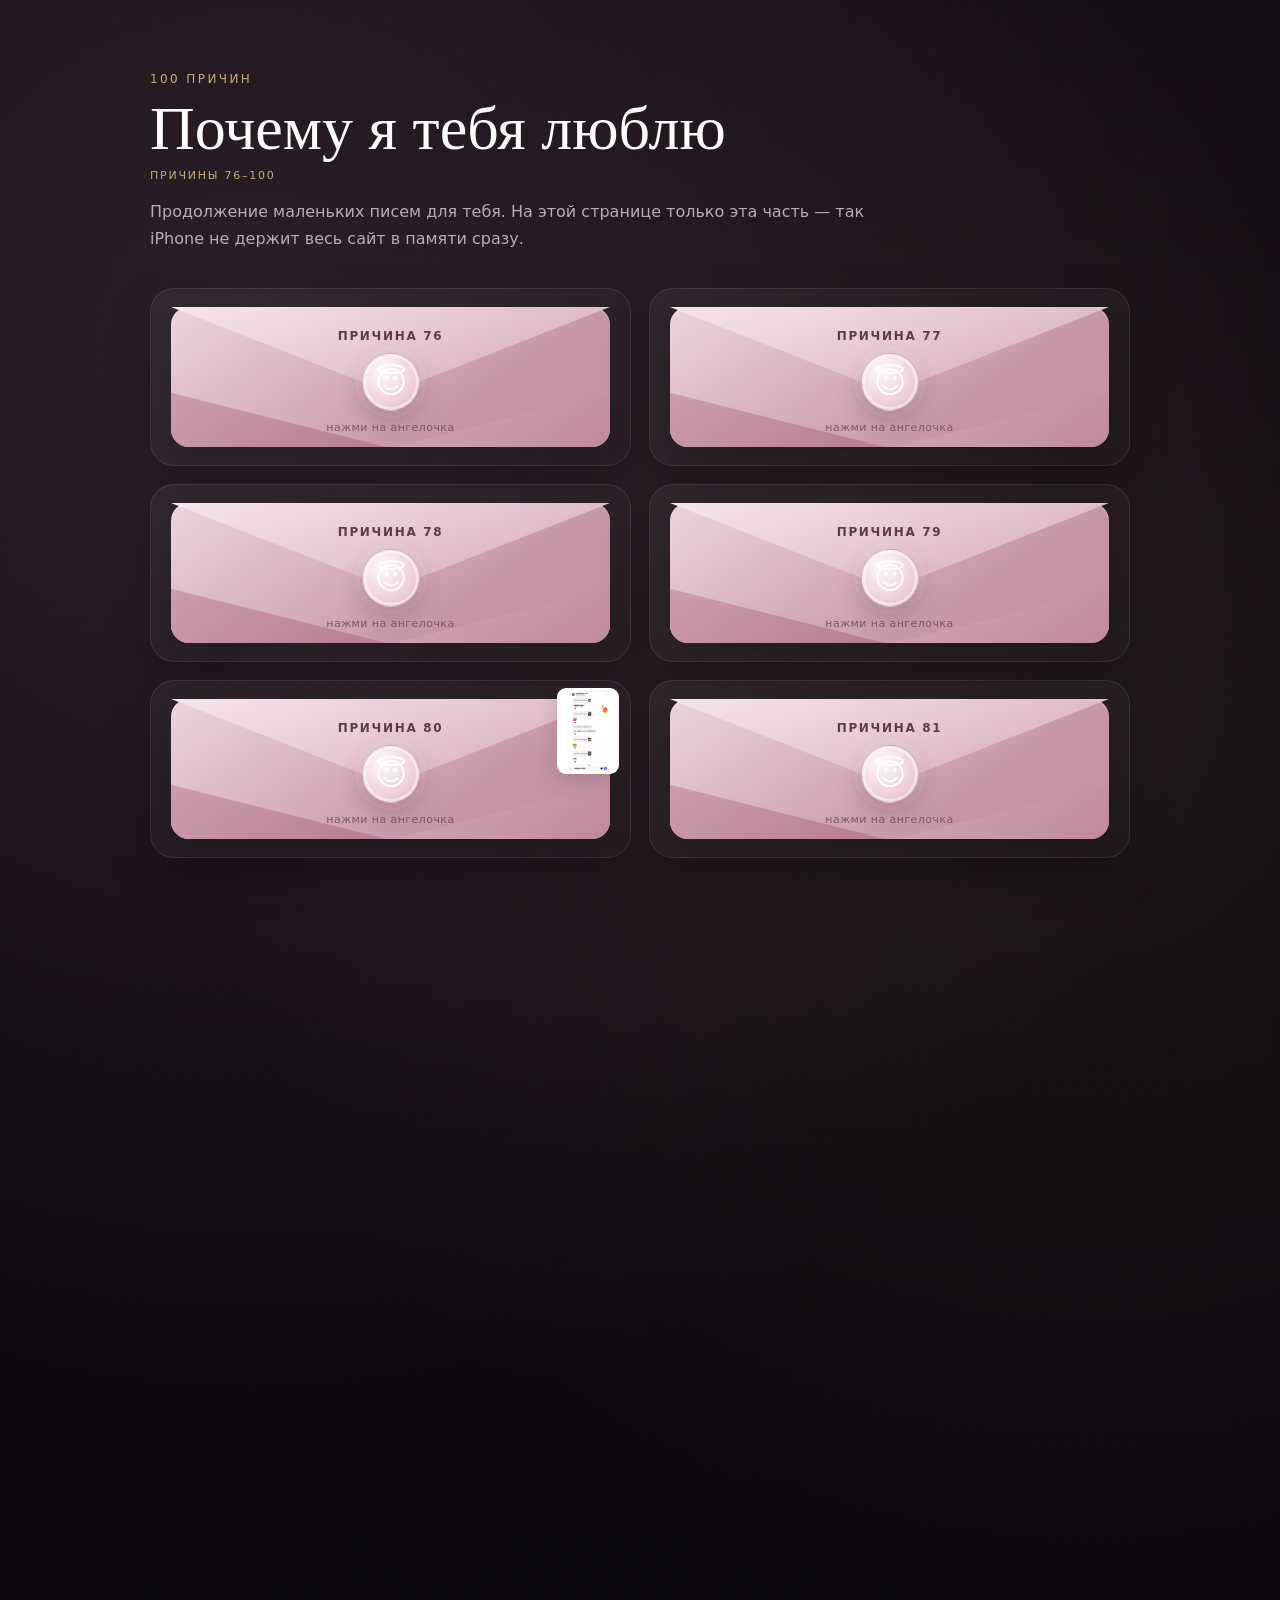
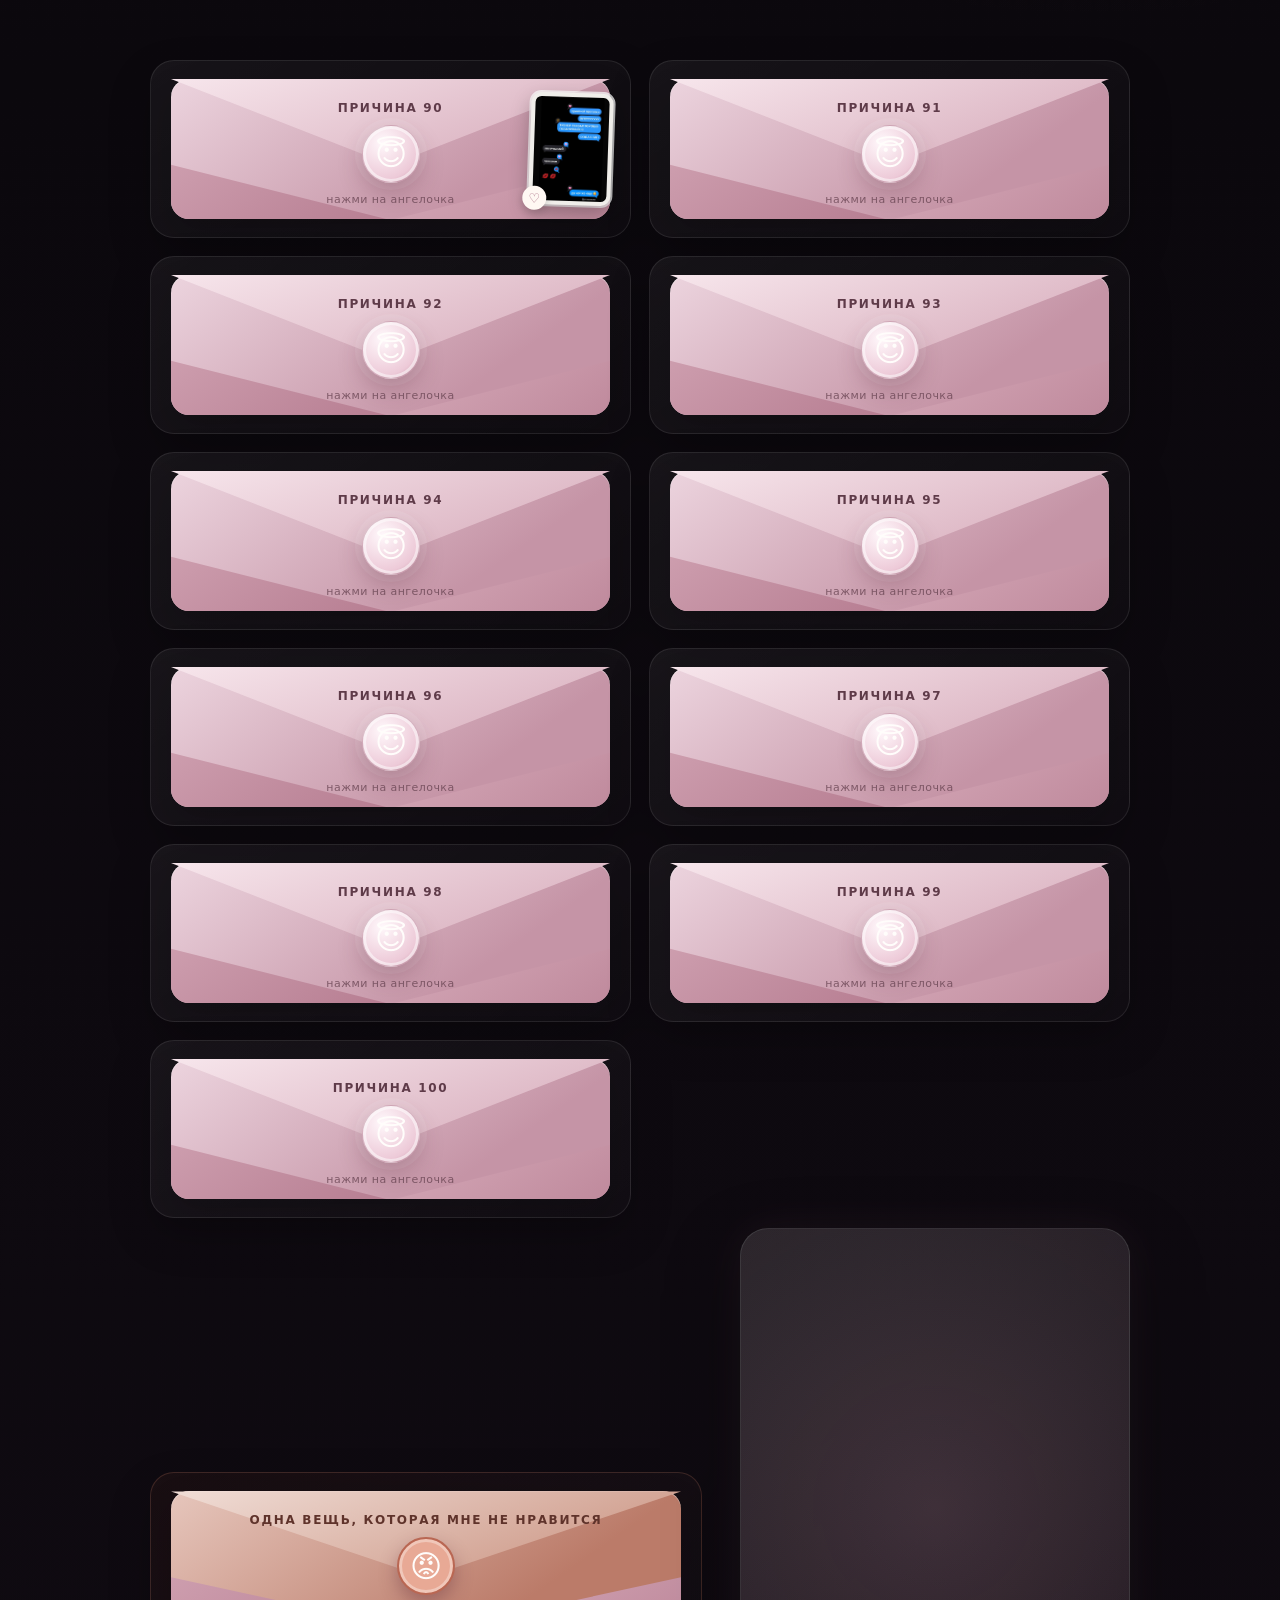
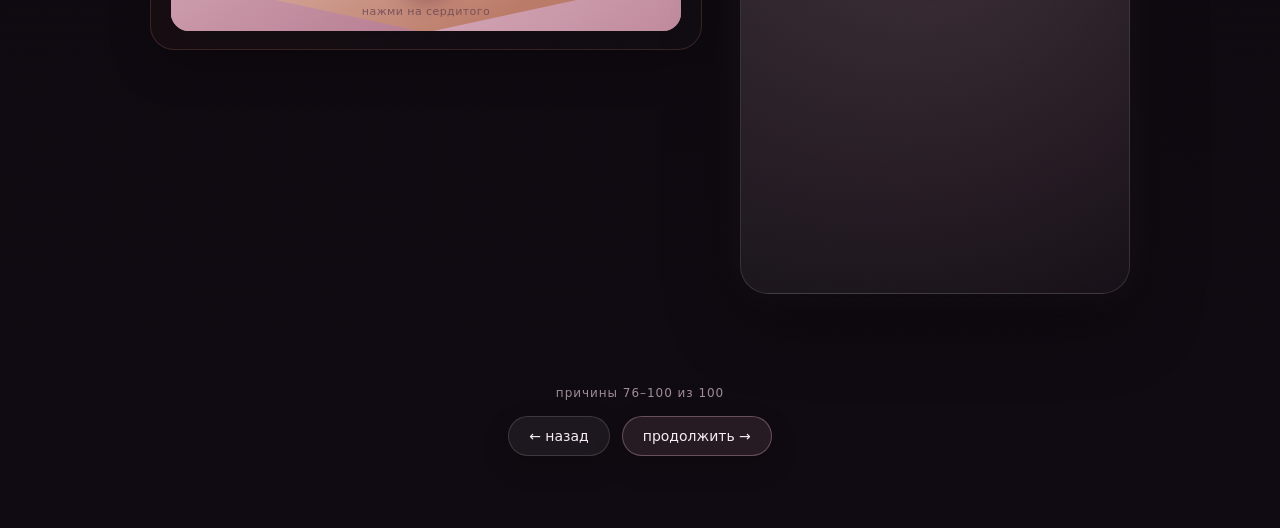
<file: reasons-4.html>
<!doctype html>
<html lang="ru">
<head>
<meta charset="utf-8">
<meta name="viewport" content="width=device-width, initial-scale=1, viewport-fit=cover">
<meta name="theme-color" content="#160f18">
<meta name="description" content="Для Арины 🤍">
<title>Для Арины — причины 76–100</title>
<script>document.documentElement.classList.add('js');</script>
<link rel="stylesheet" href="site.css?v=20260927-32">

</head>
<body class="split-page reasons-page reasons-page-4">
<div class="page-transition" aria-hidden="true"></div>
<main class="site" id="site"><section class="section mist-page chapter-reveal" id="reasons"><div class="section-title mist-inner"><div class="kicker">100 причин</div><h2>Почему я тебя люблю</h2><div class="range-kicker">причины 76–100</div><p>Продолжение маленьких писем для тебя. На этой странице только эта часть — так iPhone не держит весь сайт в памяти сразу.</p></div><div class="reasons-grid" id="reasonsGrid"><details class="reason-envelope mist-item letter-theme-1 minecraft-special" data-reason="76">
<summary aria-label="Открыть причину 76">
<span class="reason-index">Причина 76</span>
<span aria-hidden="true" class="envelope-face"></span>
<span aria-hidden="true" class="reason-seal angel-seal">😇</span>
<span class="tap-reason">нажми на ангелочка</span>
<span aria-hidden="true" class="burn-line"></span><span aria-hidden="true" class="minecraft-igniter"><img alt="" class="mc-flint-img" decoding="async" fetchpriority="low" loading="lazy" src="assets/img-cfc789dbf4447fec.png"/><i class="mc-click-spark c1"></i><i class="mc-click-spark c2"></i><i class="mc-click-spark c3"></i><span class="mc-fire"><i class="p p1"></i><i class="p p2"></i><i class="p p3"></i><i class="p p4"></i><i class="p p5"></i><i class="p p6"></i><i class="p p7"></i><i class="p p8"></i><i class="p p9"></i><i class="p p10"></i><i class="p p11"></i><i class="p p12"></i></span></span></summary>
<div class="reason-letter"><div class="letter-topline"><span class="letter-kicker">для тебя, Арина</span><span class="letter-mark">76</span></div><div class="reason-quote"><p>За то, что мне хочется радовать тебя без повода.</p></div><div class="letter-signoff">♡  только для тебя</div></div>
</details><details class="reason-envelope mist-item letter-theme-2 minecraft-special" data-reason="77">
<summary aria-label="Открыть причину 77">
<span class="reason-index">Причина 77</span>
<span aria-hidden="true" class="envelope-face"></span>
<span aria-hidden="true" class="reason-seal angel-seal">😇</span>
<span class="tap-reason">нажми на ангелочка</span>
<span aria-hidden="true" class="burn-line"></span><span aria-hidden="true" class="minecraft-igniter"><img alt="" class="mc-flint-img" decoding="async" fetchpriority="low" loading="lazy" src="assets/img-cfc789dbf4447fec.png"/><i class="mc-click-spark c1"></i><i class="mc-click-spark c2"></i><i class="mc-click-spark c3"></i><span class="mc-fire"><i class="p p1"></i><i class="p p2"></i><i class="p p3"></i><i class="p p4"></i><i class="p p5"></i><i class="p p6"></i><i class="p p7"></i><i class="p p8"></i><i class="p p9"></i><i class="p p10"></i><i class="p p11"></i><i class="p p12"></i></span></span></summary>
<div class="reason-letter"><div class="letter-topline"><span class="letter-kicker">для тебя, Арина</span><span class="letter-mark">77</span></div><div class="reason-quote"><p>За то, что ты вдохновила меня на этот сайт.</p></div><div class="letter-signoff">♡  только для тебя</div></div>
</details><details class="reason-envelope mist-item letter-theme-3 minecraft-special" data-reason="78">
<summary aria-label="Открыть причину 78">
<span class="reason-index">Причина 78</span>
<span aria-hidden="true" class="envelope-face"></span>
<span aria-hidden="true" class="reason-seal angel-seal">😇</span>
<span class="tap-reason">нажми на ангелочка</span>
<span aria-hidden="true" class="burn-line"></span><span aria-hidden="true" class="minecraft-igniter"><img alt="" class="mc-flint-img" decoding="async" fetchpriority="low" loading="lazy" src="assets/img-cfc789dbf4447fec.png"/><i class="mc-click-spark c1"></i><i class="mc-click-spark c2"></i><i class="mc-click-spark c3"></i><span class="mc-fire"><i class="p p1"></i><i class="p p2"></i><i class="p p3"></i><i class="p p4"></i><i class="p p5"></i><i class="p p6"></i><i class="p p7"></i><i class="p p8"></i><i class="p p9"></i><i class="p p10"></i><i class="p p11"></i><i class="p p12"></i></span></span></summary>
<div class="reason-letter"><div class="letter-topline"><span class="letter-kicker">для тебя, Арина</span><span class="letter-mark">78</span></div><div class="reason-quote"><p>За то, что сто причин всё равно не смогут описать всё.</p></div><div class="letter-signoff">♡  только для тебя</div></div>
</details><details class="reason-envelope mist-item letter-theme-4 minecraft-special" data-reason="79">
<summary aria-label="Открыть причину 79">
<span class="reason-index">Причина 79</span>
<span aria-hidden="true" class="envelope-face"></span>
<span aria-hidden="true" class="reason-seal angel-seal">😇</span>
<span class="tap-reason">нажми на ангелочка</span>
<span aria-hidden="true" class="burn-line"></span><span aria-hidden="true" class="minecraft-igniter"><img alt="" class="mc-flint-img" decoding="async" fetchpriority="low" loading="lazy" src="assets/img-cfc789dbf4447fec.png"/><i class="mc-click-spark c1"></i><i class="mc-click-spark c2"></i><i class="mc-click-spark c3"></i><span class="mc-fire"><i class="p p1"></i><i class="p p2"></i><i class="p p3"></i><i class="p p4"></i><i class="p p5"></i><i class="p p6"></i><i class="p p7"></i><i class="p p8"></i><i class="p p9"></i><i class="p p10"></i><i class="p p11"></i><i class="p p12"></i></span></span></summary>
<div class="reason-letter"><div class="letter-topline"><span class="letter-kicker">для тебя, Арина</span><span class="letter-mark">79</span></div><div class="reason-quote"><p>За твоё терпение.</p></div><div class="letter-signoff">♡  только для тебя</div></div>
</details><details class="reason-envelope mist-item letter-theme-5 minecraft-special reason-80-fixed" data-reason="80">
<summary aria-label="Открыть причину 80">
<span class="reason-index">Причина 80</span>
<span aria-hidden="true" class="envelope-face"></span>
<span aria-hidden="true" class="reason-seal angel-seal">😇</span>
<span class="tap-reason">нажми на ангелочка</span>
<span aria-hidden="true" class="burn-line"></span><span aria-hidden="true" class="memory-stamp memory-photo photo-9 reason80-preview"></span><span aria-hidden="true" class="minecraft-igniter"><img alt="" class="mc-flint-img" decoding="async" fetchpriority="low" loading="lazy" src="assets/img-cfc789dbf4447fec.png"/><i class="mc-click-spark c1"></i><i class="mc-click-spark c2"></i><i class="mc-click-spark c3"></i><span class="mc-fire"><i class="p p1"></i><i class="p p2"></i><i class="p p3"></i><i class="p p4"></i><i class="p p5"></i><i class="p p6"></i><i class="p p7"></i><i class="p p8"></i><i class="p p9"></i><i class="p p10"></i><i class="p p11"></i><i class="p p12"></i></span></span></summary>
<div class="reason-letter"><div class="letter-topline"><span class="letter-kicker">для тебя, Арина</span><span class="letter-mark">80</span></div><div class="reason-quote"><p>За твоё «однажды».</p></div><figure class="memory-figure"><div aria-label="Наше воспоминание для причины 80" class="memory-photo memory-photo-large photo-9" role="img"></div><figcaption>твоё «однажды» 🤍</figcaption></figure><div class="letter-signoff">♡  только для тебя</div></div>
</details><details class="reason-envelope mist-item letter-theme-1 minecraft-special" data-reason="81">
<summary aria-label="Открыть причину 81">
<span class="reason-index">Причина 81</span>
<span aria-hidden="true" class="envelope-face"></span>
<span aria-hidden="true" class="reason-seal angel-seal">😇</span>
<span class="tap-reason">нажми на ангелочка</span>
<span aria-hidden="true" class="burn-line"></span><span aria-hidden="true" class="minecraft-igniter"><img alt="" class="mc-flint-img" decoding="async" fetchpriority="low" loading="lazy" src="assets/img-cfc789dbf4447fec.png"/><i class="mc-click-spark c1"></i><i class="mc-click-spark c2"></i><i class="mc-click-spark c3"></i><span class="mc-fire"><i class="p p1"></i><i class="p p2"></i><i class="p p3"></i><i class="p p4"></i><i class="p p5"></i><i class="p p6"></i><i class="p p7"></i><i class="p p8"></i><i class="p p9"></i><i class="p p10"></i><i class="p p11"></i><i class="p p12"></i></span></span></summary>
<div class="reason-letter"><div class="letter-topline"><span class="letter-kicker">для тебя, Арина</span><span class="letter-mark">81</span></div><div class="reason-quote"><p>За твои маленькие переживания, которые мне хочется превращать в спокойствие.</p></div><div class="letter-signoff">♡  только для тебя</div></div>
</details><details class="reason-envelope mist-item letter-theme-2 minecraft-special" data-reason="82">
<summary aria-label="Открыть причину 82">
<span class="reason-index">Причина 82</span>
<span aria-hidden="true" class="envelope-face"></span>
<span aria-hidden="true" class="reason-seal angel-seal">😇</span>
<span class="tap-reason">нажми на ангелочка</span>
<span aria-hidden="true" class="burn-line"></span><span aria-hidden="true" class="minecraft-igniter"><img alt="" class="mc-flint-img" decoding="async" fetchpriority="low" loading="lazy" src="assets/img-cfc789dbf4447fec.png"/><i class="mc-click-spark c1"></i><i class="mc-click-spark c2"></i><i class="mc-click-spark c3"></i><span class="mc-fire"><i class="p p1"></i><i class="p p2"></i><i class="p p3"></i><i class="p p4"></i><i class="p p5"></i><i class="p p6"></i><i class="p p7"></i><i class="p p8"></i><i class="p p9"></i><i class="p p10"></i><i class="p p11"></i><i class="p p12"></i></span></span></summary>
<div class="reason-letter"><div class="letter-topline"><span class="letter-kicker">для тебя, Арина</span><span class="letter-mark">82</span></div><div class="reason-quote"><p>За то, что ты умеешь сидеть за бумагами(я не умею).</p></div><div class="letter-signoff">♡  только для тебя</div></div>
</details><details class="reason-envelope mist-item letter-theme-3 minecraft-special" data-reason="83">
<summary aria-label="Открыть причину 83">
<span class="reason-index">Причина 83</span>
<span aria-hidden="true" class="envelope-face"></span>
<span aria-hidden="true" class="reason-seal angel-seal">😇</span>
<span class="tap-reason">нажми на ангелочка</span>
<span aria-hidden="true" class="burn-line"></span><span aria-hidden="true" class="minecraft-igniter"><img alt="" class="mc-flint-img" decoding="async" fetchpriority="low" loading="lazy" src="assets/img-cfc789dbf4447fec.png"/><i class="mc-click-spark c1"></i><i class="mc-click-spark c2"></i><i class="mc-click-spark c3"></i><span class="mc-fire"><i class="p p1"></i><i class="p p2"></i><i class="p p3"></i><i class="p p4"></i><i class="p p5"></i><i class="p p6"></i><i class="p p7"></i><i class="p p8"></i><i class="p p9"></i><i class="p p10"></i><i class="p p11"></i><i class="p p12"></i></span></span></summary>
<div class="reason-letter"><div class="letter-topline"><span class="letter-kicker">для тебя, Арина</span><span class="letter-mark">83</span></div><div class="reason-quote"><p>За то, что ты меня ревнуешь.</p></div><div class="letter-signoff">♡  только для тебя</div></div>
</details><details class="reason-envelope mist-item letter-theme-4 minecraft-special" data-reason="84">
<summary aria-label="Открыть причину 84">
<span class="reason-index">Причина 84</span>
<span aria-hidden="true" class="envelope-face"></span>
<span aria-hidden="true" class="reason-seal angel-seal">😇</span>
<span class="tap-reason">нажми на ангелочка</span>
<span aria-hidden="true" class="burn-line"></span><span aria-hidden="true" class="minecraft-igniter"><img alt="" class="mc-flint-img" decoding="async" fetchpriority="low" loading="lazy" src="assets/img-cfc789dbf4447fec.png"/><i class="mc-click-spark c1"></i><i class="mc-click-spark c2"></i><i class="mc-click-spark c3"></i><span class="mc-fire"><i class="p p1"></i><i class="p p2"></i><i class="p p3"></i><i class="p p4"></i><i class="p p5"></i><i class="p p6"></i><i class="p p7"></i><i class="p p8"></i><i class="p p9"></i><i class="p p10"></i><i class="p p11"></i><i class="p p12"></i></span></span></summary>
<div class="reason-letter"><div class="letter-topline"><span class="letter-kicker">для тебя, Арина</span><span class="letter-mark">84</span></div><div class="reason-quote"><p>За то, что ты не пустой человек — с тобой всегда есть о чём говорить.</p></div><div class="letter-signoff">♡  только для тебя</div></div>
</details><details class="reason-envelope mist-item letter-theme-5 minecraft-special" data-reason="85">
<summary aria-label="Открыть причину 85">
<span class="reason-index">Причина 85</span>
<span aria-hidden="true" class="envelope-face"></span>
<span aria-hidden="true" class="reason-seal angel-seal">😇</span>
<span class="tap-reason">нажми на ангелочка</span>
<span aria-hidden="true" class="burn-line"></span><span aria-hidden="true" class="minecraft-igniter"><img alt="" class="mc-flint-img" decoding="async" fetchpriority="low" loading="lazy" src="assets/img-cfc789dbf4447fec.png"/><i class="mc-click-spark c1"></i><i class="mc-click-spark c2"></i><i class="mc-click-spark c3"></i><span class="mc-fire"><i class="p p1"></i><i class="p p2"></i><i class="p p3"></i><i class="p p4"></i><i class="p p5"></i><i class="p p6"></i><i class="p p7"></i><i class="p p8"></i><i class="p p9"></i><i class="p p10"></i><i class="p p11"></i><i class="p p12"></i></span></span></summary>
<div class="reason-letter"><div class="letter-topline"><span class="letter-kicker">для тебя, Арина</span><span class="letter-mark">85</span></div><div class="reason-quote"><p>За то, что ты умеешь быть настоящей.</p></div><div class="letter-signoff">♡  только для тебя</div></div>
</details><details class="reason-envelope mist-item letter-theme-1 minecraft-special" data-reason="86">
<summary aria-label="Открыть причину 86">
<span class="reason-index">Причина 86</span>
<span aria-hidden="true" class="envelope-face"></span>
<span aria-hidden="true" class="reason-seal angel-seal">😇</span>
<span class="tap-reason">нажми на ангелочка</span>
<span aria-hidden="true" class="burn-line"></span><span aria-hidden="true" class="minecraft-igniter"><img alt="" class="mc-flint-img" decoding="async" fetchpriority="low" loading="lazy" src="assets/img-cfc789dbf4447fec.png"/><i class="mc-click-spark c1"></i><i class="mc-click-spark c2"></i><i class="mc-click-spark c3"></i><span class="mc-fire"><i class="p p1"></i><i class="p p2"></i><i class="p p3"></i><i class="p p4"></i><i class="p p5"></i><i class="p p6"></i><i class="p p7"></i><i class="p p8"></i><i class="p p9"></i><i class="p p10"></i><i class="p p11"></i><i class="p p12"></i></span></span></summary>
<div class="reason-letter"><div class="letter-topline"><span class="letter-kicker">для тебя, Арина</span><span class="letter-mark">86</span></div><div class="reason-quote"><p>За то, что я чувствую между нами что-то очень редкое.</p></div><div class="letter-signoff">♡  только для тебя</div></div>
</details><details class="reason-envelope mist-item letter-theme-2 minecraft-special" data-reason="87">
<summary aria-label="Открыть причину 87">
<span class="reason-index">Причина 87</span>
<span aria-hidden="true" class="envelope-face"></span>
<span aria-hidden="true" class="reason-seal angel-seal">😇</span>
<span class="tap-reason">нажми на ангелочка</span>
<span aria-hidden="true" class="burn-line"></span><span aria-hidden="true" class="minecraft-igniter"><img alt="" class="mc-flint-img" decoding="async" fetchpriority="low" loading="lazy" src="assets/img-cfc789dbf4447fec.png"/><i class="mc-click-spark c1"></i><i class="mc-click-spark c2"></i><i class="mc-click-spark c3"></i><span class="mc-fire"><i class="p p1"></i><i class="p p2"></i><i class="p p3"></i><i class="p p4"></i><i class="p p5"></i><i class="p p6"></i><i class="p p7"></i><i class="p p8"></i><i class="p p9"></i><i class="p p10"></i><i class="p p11"></i><i class="p p12"></i></span></span></summary>
<div class="reason-letter"><div class="letter-topline"><span class="letter-kicker">для тебя, Арина</span><span class="letter-mark">87</span></div><div class="reason-quote"><p>За то, что я не хочу торопить нашу историю, но очень хочу её продолжения.</p></div><div class="letter-signoff">♡  только для тебя</div></div>
</details><details class="reason-envelope mist-item letter-theme-3 minecraft-special" data-reason="88">
<summary aria-label="Открыть причину 88">
<span class="reason-index">Причина 88</span>
<span aria-hidden="true" class="envelope-face"></span>
<span aria-hidden="true" class="reason-seal angel-seal">😇</span>
<span class="tap-reason">нажми на ангелочка</span>
<span aria-hidden="true" class="burn-line"></span><span aria-hidden="true" class="minecraft-igniter"><img alt="" class="mc-flint-img" decoding="async" fetchpriority="low" loading="lazy" src="assets/img-cfc789dbf4447fec.png"/><i class="mc-click-spark c1"></i><i class="mc-click-spark c2"></i><i class="mc-click-spark c3"></i><span class="mc-fire"><i class="p p1"></i><i class="p p2"></i><i class="p p3"></i><i class="p p4"></i><i class="p p5"></i><i class="p p6"></i><i class="p p7"></i><i class="p p8"></i><i class="p p9"></i><i class="p p10"></i><i class="p p11"></i><i class="p p12"></i></span></span></summary>
<div class="reason-letter"><div class="letter-topline"><span class="letter-kicker">для тебя, Арина</span><span class="letter-mark">88</span></div><div class="reason-quote"><p>За то, что после встречи мне хочется уже ждать следующую.</p></div><div class="letter-signoff">♡  только для тебя</div></div>
</details><details class="reason-envelope mist-item letter-theme-4 minecraft-special" data-reason="89">
<summary aria-label="Открыть причину 89">
<span class="reason-index">Причина 89</span>
<span aria-hidden="true" class="envelope-face"></span>
<span aria-hidden="true" class="reason-seal angel-seal">😇</span>
<span class="tap-reason">нажми на ангелочка</span>
<span aria-hidden="true" class="burn-line"></span><span aria-hidden="true" class="minecraft-igniter"><img alt="" class="mc-flint-img" decoding="async" fetchpriority="low" loading="lazy" src="assets/img-cfc789dbf4447fec.png"/><i class="mc-click-spark c1"></i><i class="mc-click-spark c2"></i><i class="mc-click-spark c3"></i><span class="mc-fire"><i class="p p1"></i><i class="p p2"></i><i class="p p3"></i><i class="p p4"></i><i class="p p5"></i><i class="p p6"></i><i class="p p7"></i><i class="p p8"></i><i class="p p9"></i><i class="p p10"></i><i class="p p11"></i><i class="p p12"></i></span></span></summary>
<div class="reason-letter"><div class="letter-topline"><span class="letter-kicker">для тебя, Арина</span><span class="letter-mark">89</span></div><div class="reason-quote"><p>За то, что рядом с тобой время может идти слишком быстро.</p></div><div class="letter-signoff">♡  только для тебя</div></div>
</details><details class="reason-envelope mist-item letter-theme-5 minecraft-special" data-reason="90">
<summary aria-label="Открыть причину 90">
<span class="reason-index">Причина 90</span>
<span aria-hidden="true" class="envelope-face"></span>
<span aria-hidden="true" class="reason-seal angel-seal">😇</span>
<span class="tap-reason">нажми на ангелочка</span>
<span aria-hidden="true" class="burn-line"></span><span aria-hidden="true" class="memory-stamp memory-photo photo-10 reason90-preview"></span><span aria-hidden="true" class="minecraft-igniter"><img alt="" class="mc-flint-img" decoding="async" fetchpriority="low" loading="lazy" src="assets/img-cfc789dbf4447fec.png"/><i class="mc-click-spark c1"></i><i class="mc-click-spark c2"></i><i class="mc-click-spark c3"></i><span class="mc-fire"><i class="p p1"></i><i class="p p2"></i><i class="p p3"></i><i class="p p4"></i><i class="p p5"></i><i class="p p6"></i><i class="p p7"></i><i class="p p8"></i><i class="p p9"></i><i class="p p10"></i><i class="p p11"></i><i class="p p12"></i></span></span></summary>
<div class="reason-letter"><div class="letter-topline"><span class="letter-kicker">для тебя, Арина</span><span class="letter-mark">90</span></div><div class="reason-quote"><p>За веру в меня 💋</p></div><figure class="memory-figure reason90-figure"><div aria-label="Переписка для причины 90" class="memory-photo memory-photo-large photo-10" role="img"></div><figcaption>твоя вера в меня — это очень много для меня 💋</figcaption></figure><div class="letter-signoff">♡  только для тебя</div></div>
</details><details class="reason-envelope mist-item letter-theme-1 minecraft-special" data-reason="91">
<summary aria-label="Открыть причину 91">
<span class="reason-index">Причина 91</span>
<span aria-hidden="true" class="envelope-face"></span>
<span aria-hidden="true" class="reason-seal angel-seal">😇</span>
<span class="tap-reason">нажми на ангелочка</span>
<span aria-hidden="true" class="burn-line"></span><span aria-hidden="true" class="minecraft-igniter"><img alt="" class="mc-flint-img" decoding="async" fetchpriority="low" loading="lazy" src="assets/img-cfc789dbf4447fec.png"/><i class="mc-click-spark c1"></i><i class="mc-click-spark c2"></i><i class="mc-click-spark c3"></i><span class="mc-fire"><i class="p p1"></i><i class="p p2"></i><i class="p p3"></i><i class="p p4"></i><i class="p p5"></i><i class="p p6"></i><i class="p p7"></i><i class="p p8"></i><i class="p p9"></i><i class="p p10"></i><i class="p p11"></i><i class="p p12"></i></span></span></summary>
<div class="reason-letter"><div class="letter-topline"><span class="letter-kicker">для тебя, Арина</span><span class="letter-mark">91</span></div><div class="reason-quote"><p>За то, что мне важно, чтобы ты чувствовала себя рядом со мной спокойно.</p></div><div class="letter-signoff">♡  только для тебя</div></div>
</details><details class="reason-envelope mist-item letter-theme-2 minecraft-special" data-reason="92">
<summary aria-label="Открыть причину 92">
<span class="reason-index">Причина 92</span>
<span aria-hidden="true" class="envelope-face"></span>
<span aria-hidden="true" class="reason-seal angel-seal">😇</span>
<span class="tap-reason">нажми на ангелочка</span>
<span aria-hidden="true" class="burn-line"></span><span aria-hidden="true" class="minecraft-igniter"><img alt="" class="mc-flint-img" decoding="async" fetchpriority="low" loading="lazy" src="assets/img-cfc789dbf4447fec.png"/><i class="mc-click-spark c1"></i><i class="mc-click-spark c2"></i><i class="mc-click-spark c3"></i><span class="mc-fire"><i class="p p1"></i><i class="p p2"></i><i class="p p3"></i><i class="p p4"></i><i class="p p5"></i><i class="p p6"></i><i class="p p7"></i><i class="p p8"></i><i class="p p9"></i><i class="p p10"></i><i class="p p11"></i><i class="p p12"></i></span></span></summary>
<div class="reason-letter"><div class="letter-topline"><span class="letter-kicker">для тебя, Арина</span><span class="letter-mark">92</span></div><div class="reason-quote"><p>За то, что мне хочется быть для тебя человеком, которому можно доверять.</p></div><div class="letter-signoff">♡  только для тебя</div></div>
</details><details class="reason-envelope mist-item letter-theme-3 minecraft-special" data-reason="93">
<summary aria-label="Открыть причину 93">
<span class="reason-index">Причина 93</span>
<span aria-hidden="true" class="envelope-face"></span>
<span aria-hidden="true" class="reason-seal angel-seal">😇</span>
<span class="tap-reason">нажми на ангелочка</span>
<span aria-hidden="true" class="burn-line"></span><span aria-hidden="true" class="minecraft-igniter"><img alt="" class="mc-flint-img" decoding="async" fetchpriority="low" loading="lazy" src="assets/img-cfc789dbf4447fec.png"/><i class="mc-click-spark c1"></i><i class="mc-click-spark c2"></i><i class="mc-click-spark c3"></i><span class="mc-fire"><i class="p p1"></i><i class="p p2"></i><i class="p p3"></i><i class="p p4"></i><i class="p p5"></i><i class="p p6"></i><i class="p p7"></i><i class="p p8"></i><i class="p p9"></i><i class="p p10"></i><i class="p p11"></i><i class="p p12"></i></span></span></summary>
<div class="reason-letter"><div class="letter-topline"><span class="letter-kicker">для тебя, Арина</span><span class="letter-mark">93</span></div><div class="reason-quote"><p>За то, что мне нравится не только идеальная ты, а просто ты — разная.</p></div><div class="letter-signoff">♡  только для тебя</div></div>
</details><details class="reason-envelope mist-item letter-theme-4 minecraft-special" data-reason="94">
<summary aria-label="Открыть причину 94">
<span class="reason-index">Причина 94</span>
<span aria-hidden="true" class="envelope-face"></span>
<span aria-hidden="true" class="reason-seal angel-seal">😇</span>
<span class="tap-reason">нажми на ангелочка</span>
<span aria-hidden="true" class="burn-line"></span><span aria-hidden="true" class="minecraft-igniter"><img alt="" class="mc-flint-img" decoding="async" fetchpriority="low" loading="lazy" src="assets/img-cfc789dbf4447fec.png"/><i class="mc-click-spark c1"></i><i class="mc-click-spark c2"></i><i class="mc-click-spark c3"></i><span class="mc-fire"><i class="p p1"></i><i class="p p2"></i><i class="p p3"></i><i class="p p4"></i><i class="p p5"></i><i class="p p6"></i><i class="p p7"></i><i class="p p8"></i><i class="p p9"></i><i class="p p10"></i><i class="p p11"></i><i class="p p12"></i></span></span></summary>
<div class="reason-letter"><div class="letter-topline"><span class="letter-kicker">для тебя, Арина</span><span class="letter-mark">94</span></div><div class="reason-quote"><p>За то, что мне не нужно придумывать причину, чтобы захотеть написать тебе.</p></div><div class="letter-signoff">♡  только для тебя</div></div>
</details><details class="reason-envelope mist-item letter-theme-5 minecraft-special" data-reason="95">
<summary aria-label="Открыть причину 95">
<span class="reason-index">Причина 95</span>
<span aria-hidden="true" class="envelope-face"></span>
<span aria-hidden="true" class="reason-seal angel-seal">😇</span>
<span class="tap-reason">нажми на ангелочка</span>
<span aria-hidden="true" class="burn-line"></span><span aria-hidden="true" class="minecraft-igniter"><img alt="" class="mc-flint-img" decoding="async" fetchpriority="low" loading="lazy" src="assets/img-cfc789dbf4447fec.png"/><i class="mc-click-spark c1"></i><i class="mc-click-spark c2"></i><i class="mc-click-spark c3"></i><span class="mc-fire"><i class="p p1"></i><i class="p p2"></i><i class="p p3"></i><i class="p p4"></i><i class="p p5"></i><i class="p p6"></i><i class="p p7"></i><i class="p p8"></i><i class="p p9"></i><i class="p p10"></i><i class="p p11"></i><i class="p p12"></i></span></span></summary>
<div class="reason-letter"><div class="letter-topline"><span class="letter-kicker">для тебя, Арина</span><span class="letter-mark">95</span></div><div class="reason-quote"><p>За то, что иногда я просто вижу твоё имя и уже улыбаюсь.</p></div><div class="letter-signoff">♡  только для тебя</div></div>
</details><details class="reason-envelope mist-item letter-theme-1 minecraft-special" data-reason="96">
<summary aria-label="Открыть причину 96">
<span class="reason-index">Причина 96</span>
<span aria-hidden="true" class="envelope-face"></span>
<span aria-hidden="true" class="reason-seal angel-seal">😇</span>
<span class="tap-reason">нажми на ангелочка</span>
<span aria-hidden="true" class="burn-line"></span><span aria-hidden="true" class="minecraft-igniter"><img alt="" class="mc-flint-img" decoding="async" fetchpriority="low" loading="lazy" src="assets/img-cfc789dbf4447fec.png"/><i class="mc-click-spark c1"></i><i class="mc-click-spark c2"></i><i class="mc-click-spark c3"></i><span class="mc-fire"><i class="p p1"></i><i class="p p2"></i><i class="p p3"></i><i class="p p4"></i><i class="p p5"></i><i class="p p6"></i><i class="p p7"></i><i class="p p8"></i><i class="p p9"></i><i class="p p10"></i><i class="p p11"></i><i class="p p12"></i></span></span></summary>
<div class="reason-letter"><div class="letter-topline"><span class="letter-kicker">для тебя, Арина</span><span class="letter-mark">96</span></div><div class="reason-quote"><p>За то, что ты стала человеком, встречу с которым я ждал сильнее всего.</p></div><div class="letter-signoff">♡  только для тебя</div></div>
</details><details class="reason-envelope mist-item letter-theme-2 minecraft-special" data-reason="97">
<summary aria-label="Открыть причину 97">
<span class="reason-index">Причина 97</span>
<span aria-hidden="true" class="envelope-face"></span>
<span aria-hidden="true" class="reason-seal angel-seal">😇</span>
<span class="tap-reason">нажми на ангелочка</span>
<span aria-hidden="true" class="burn-line"></span><span aria-hidden="true" class="minecraft-igniter"><img alt="" class="mc-flint-img" decoding="async" fetchpriority="low" loading="lazy" src="assets/img-cfc789dbf4447fec.png"/><i class="mc-click-spark c1"></i><i class="mc-click-spark c2"></i><i class="mc-click-spark c3"></i><span class="mc-fire"><i class="p p1"></i><i class="p p2"></i><i class="p p3"></i><i class="p p4"></i><i class="p p5"></i><i class="p p6"></i><i class="p p7"></i><i class="p p8"></i><i class="p p9"></i><i class="p p10"></i><i class="p p11"></i><i class="p p12"></i></span></span></summary>
<div class="reason-letter"><div class="letter-topline"><span class="letter-kicker">для тебя, Арина</span><span class="letter-mark">97</span></div><div class="reason-quote"><p>За то, что в тебе есть что-то очень тёплое и родное.</p></div><div class="letter-signoff">♡  только для тебя</div></div>
</details><details class="reason-envelope mist-item letter-theme-3 minecraft-special" data-reason="98">
<summary aria-label="Открыть причину 98">
<span class="reason-index">Причина 98</span>
<span aria-hidden="true" class="envelope-face"></span>
<span aria-hidden="true" class="reason-seal angel-seal">😇</span>
<span class="tap-reason">нажми на ангелочка</span>
<span aria-hidden="true" class="burn-line"></span><span aria-hidden="true" class="minecraft-igniter"><img alt="" class="mc-flint-img" decoding="async" fetchpriority="low" loading="lazy" src="assets/img-cfc789dbf4447fec.png"/><i class="mc-click-spark c1"></i><i class="mc-click-spark c2"></i><i class="mc-click-spark c3"></i><span class="mc-fire"><i class="p p1"></i><i class="p p2"></i><i class="p p3"></i><i class="p p4"></i><i class="p p5"></i><i class="p p6"></i><i class="p p7"></i><i class="p p8"></i><i class="p p9"></i><i class="p p10"></i><i class="p p11"></i><i class="p p12"></i></span></span></summary>
<div class="reason-letter"><div class="letter-topline"><span class="letter-kicker">для тебя, Арина</span><span class="letter-mark">98</span></div><div class="reason-quote"><p>За то, что я хочу ещё много раз говорить тебе, какая ты красивая.</p></div><div class="letter-signoff">♡  только для тебя</div></div>
</details><details class="reason-envelope mist-item letter-theme-4 minecraft-special" data-reason="99">
<summary aria-label="Открыть причину 99">
<span class="reason-index">Причина 99</span>
<span aria-hidden="true" class="envelope-face"></span>
<span aria-hidden="true" class="reason-seal angel-seal">😇</span>
<span class="tap-reason">нажми на ангелочка</span>
<span aria-hidden="true" class="burn-line"></span><span aria-hidden="true" class="minecraft-igniter"><img alt="" class="mc-flint-img" decoding="async" fetchpriority="low" loading="lazy" src="assets/img-cfc789dbf4447fec.png"/><i class="mc-click-spark c1"></i><i class="mc-click-spark c2"></i><i class="mc-click-spark c3"></i><span class="mc-fire"><i class="p p1"></i><i class="p p2"></i><i class="p p3"></i><i class="p p4"></i><i class="p p5"></i><i class="p p6"></i><i class="p p7"></i><i class="p p8"></i><i class="p p9"></i><i class="p p10"></i><i class="p p11"></i><i class="p p12"></i></span></span></summary>
<div class="reason-letter"><div class="letter-topline"><span class="letter-kicker">для тебя, Арина</span><span class="letter-mark">99</span></div><div class="reason-quote"><p>За то, что я хочу видеть, как ты становишься счастливее.</p></div><div class="letter-signoff">♡  только для тебя</div></div>
</details><details class="reason-envelope mist-item letter-theme-5 minecraft-special" data-reason="100">
<summary aria-label="Открыть причину 100">
<span class="reason-index">Причина 100</span>
<span aria-hidden="true" class="envelope-face"></span>
<span aria-hidden="true" class="reason-seal angel-seal">😇</span>
<span class="tap-reason">нажми на ангелочка</span>
<span aria-hidden="true" class="burn-line"></span><span aria-hidden="true" class="minecraft-igniter"><img alt="" class="mc-flint-img" decoding="async" fetchpriority="low" loading="lazy" src="assets/img-cfc789dbf4447fec.png"/><i class="mc-click-spark c1"></i><i class="mc-click-spark c2"></i><i class="mc-click-spark c3"></i><span class="mc-fire"><i class="p p1"></i><i class="p p2"></i><i class="p p3"></i><i class="p p4"></i><i class="p p5"></i><i class="p p6"></i><i class="p p7"></i><i class="p p8"></i><i class="p p9"></i><i class="p p10"></i><i class="p p11"></i><i class="p p12"></i></span></span></summary>
<div class="reason-letter"><div class="letter-topline"><span class="letter-kicker">для тебя, Арина</span><span class="letter-mark">100</span></div><div class="reason-quote"><p>За то, что ты есть. 🤍</p><p>тут должно было быть наше фото, но я проебался🤍</p><div class="entry-meta" style="font-size:12px;line-height:1.6;margin-top:12px;color:#bda6b5">Добавлено · <time datetime="2026-09-27T19:15:58Z">27.09.2026 · 22:15 МСК</time></div></div><div class="letter-signoff">♡  только для тебя</div></div>
</details></div><div class="dislike-showcase mist-item">
<details class="reason-envelope dislike-envelope letter-theme-dislike">
<summary aria-label="Открыть одну вещь, которая мне не нравится">
<span class="reason-index dislike-index">Одна вещь, которая мне не нравится</span>
<span aria-hidden="true" class="envelope-face"></span>
<span aria-hidden="true" class="reason-seal angry-seal">😡</span>
<span class="tap-reason">нажми на сердитого</span>
</summary>
<div class="reason-letter dislike-letter">
<div class="letter-topline"><span class="letter-kicker">одна вещь — потому что я переживаю за тебя</span><span class="letter-mark">😡</span></div><div class="reason-quote"><p>Мне не нравится, когда ты слишком сильно зацикливаешься на своём весе и похудении и становишься к себе строже, чем заслуживаешь. Я хочу, чтобы ты видела себя не через цифру на весах, а так, как вижу тебя я: красивой, живой, настоящей и очень дорогой мне. Мне важнее, чтобы ты была здорова, спокойна и бережна к себе.</p></div><div class="letter-signoff">♡  будь к себе бережнее</div></div>
</details>
<figure aria-label="Скриншот рядом с письмом" class="dislike-screenshot-wrap">
<img alt="Скриншот переписки" class="dislike-screenshot" decoding="async" loading="lazy" src="assets/img-02acf3bc71fa70eb-opt.webp"/>
</figure>
</div></section><nav class="page-nav"><div class="page-progress">причины 76–100 из 100</div><a data-page-link href="reasons-3.html">← назад</a><a class="next" data-page-link href="final.html">продолжить →</a></nav></main>
<script src="site.js?v=20260927-32" defer></script>

</body>
</html>
</file>
<file: site.css>
:root {
      --bg: #0d0910;
      --bg2: #1a101a;
      --paper: #fff8f3;
      --ink: #3a2730;
      --rose: #c78fa4;
      --rose-2: #e6b6c7;
      --cream: #f7ede7;
      --white: #fffdfb;
      --muted: #bdaab4;
      --gold: #c8ab7d;
      --shadow: 0 24px 70px rgba(0,0,0,.42);
    }

    * { box-sizing: border-box; }
    html { scroll-behavior: smooth; }
    body {
      margin: 0;
      font-family: Inter, ui-sans-serif, system-ui, -apple-system, BlinkMacSystemFont, "Segoe UI", sans-serif;
      color: var(--white);
      background:
        radial-gradient(circle at 20% 10%, rgba(199,143,164,.16), transparent 30%),
        radial-gradient(circle at 85% 20%, rgba(200,171,125,.08), transparent 28%),
        linear-gradient(180deg, #110b12 0%, #0b080d 45%, #100b12 100%);
      min-height: 100vh;
      overflow-x: hidden;
    }

    body::before {
      content: "";
      position: fixed;
      inset: 0;
      pointer-events: none;
      background-image: radial-gradient(rgba(255,255,255,.14) 1px, transparent 1px);
      background-size: 34px 34px;
      mask-image: linear-gradient(to bottom, rgba(0,0,0,.5), transparent 78%);
      opacity: .24;
      z-index: 0;
    }

    button { font: inherit; }

    .intro {
      position: fixed;
      inset: 0;
      z-index: 100;
      display: grid;
      place-items: center;
      padding: 22px;
      background:
        radial-gradient(circle at center, rgba(199,143,164,.15), transparent 45%),
        linear-gradient(180deg, #120c14, #08070a);
      transition: opacity 1s ease, visibility 1s ease;
    }

    .intro.hidden { opacity: 0; visibility: hidden; }

    .intro-note {
      position: absolute;
      top: 24px;
      left: 50%;
      transform: translateX(-50%);
      width: min(92vw, 620px);
      text-align: center;
      color: #d7c8d0;
      font-size: 14px;
      letter-spacing: .03em;
      opacity: .8;
    }

    .envelope-wrap {
      width: min(88vw, 430px);
      perspective: 1200px;
      filter: drop-shadow(0 30px 45px rgba(0,0,0,.48));
    }

    .envelope {
      position: relative;
      width: 100%;
      aspect-ratio: 1.5 / 1;
      cursor: pointer;
      transform-style: preserve-3d;
    }

    .envelope-base {
      position: absolute;
      inset: 0;
      border-radius: 18px;
      background: linear-gradient(145deg, #eed7df, #c99baa 70%);
      overflow: hidden;
      box-shadow: inset 0 1px 0 rgba(255,255,255,.5);
    }

    .envelope-base::before,
    .envelope-base::after {
      content: "";
      position: absolute;
      bottom: 0;
      width: 72%;
      height: 100%;
      background: linear-gradient(145deg, #ddb6c3, #bf8899);
    }
    .envelope-base::before {
      left: -24%;
      clip-path: polygon(0 100%, 0 35%, 100% 100%);
    }
    .envelope-base::after {
      right: -24%;
      clip-path: polygon(0 100%, 100% 35%, 100% 100%);
    }

    .flap {
      position: absolute;
      inset: 0 0 auto 0;
      height: 58%;
      transform-origin: top;
      background: linear-gradient(160deg, #f7e7ec, #d5a8b7);
      clip-path: polygon(0 0, 100% 0, 50% 100%);
      z-index: 5;
      transition: transform 1s cubic-bezier(.2,.9,.18,1);
      backface-visibility: hidden;
    }

    .seal {
      position: absolute;
      left: 50%;
      top: 54%;
      width: 64px;
      height: 64px;
      border-radius: 50%;
      transform: translate(-50%,-50%);
      z-index: 6;
      display: grid;
      place-items: center;
      color: #f9e8ed;
      font-size: 25px;
      background: radial-gradient(circle at 35% 30%, #b8667c, #7d3348 72%);
      box-shadow: 0 8px 18px rgba(84,32,49,.35), inset 0 0 0 4px rgba(255,255,255,.08);
      transition: transform .5s ease, opacity .45s ease;
    }

    .tap-label {
      position: absolute;
      left: 50%;
      bottom: -54px;
      transform: translateX(-50%);
      white-space: nowrap;
      color: #e4d3dc;
      font-size: 14px;
      opacity: .85;
      letter-spacing: .05em;
      animation: pulse 1.8s infinite;
    }

    .letter {
      position: absolute;
      left: 6%;
      right: 6%;
      top: 10%;
      height: 120%;
      z-index: 4;
      padding: 28px 26px 30px;
      border-radius: 16px;
      color: var(--ink);
      background:
        linear-gradient(rgba(255,255,255,.76), rgba(255,255,255,.84)),
        repeating-linear-gradient(0deg, transparent 0 27px, rgba(99,59,74,.05) 27px 28px),
        var(--paper);
      box-shadow: var(--shadow);
      transform: translateY(44%) scale(.94);
      opacity: 0;
      overflow: auto;
      transition: transform 1.2s cubic-bezier(.16,.82,.16,1), opacity .65s ease;
    }

    .letter h2 {
      margin: 0 0 12px;
      font-family: Georgia, "Times New Roman", serif;
      font-weight: 500;
      font-size: clamp(28px, 6vw, 42px);
    }

    .letter p {
      margin: 0;
      line-height: 1.7;
      font-size: clamp(14px, 3.6vw, 17px);
    }

    .letter .sign {
      display: block;
      margin-top: 18px;
      font-family: Georgia, "Times New Roman", serif;
      font-style: italic;
      font-size: 19px;
    }

    .envelope.open .flap { transform: rotateX(180deg); }
    .envelope.open .seal { transform: translate(-50%,-50%) scale(.75); opacity: 0; }
    .envelope.open .letter { transform: translateY(-18%) scale(1); opacity: 1; }
    .envelope.open .tap-label { opacity: 0; animation: none; }

    .burning .letter {
      animation: burnAway 3.2s forwards ease-in;
      overflow: hidden;
    }
    .burning .letter::after {
      content: "";
      position: absolute;
      inset: -40% -10% auto -10%;
      height: 130%;
      background:
        radial-gradient(circle at 20% 80%, rgba(255,220,122,.95) 0 6%, rgba(255,115,31,.95) 7% 14%, rgba(49,17,12,.98) 24%, transparent 38%),
        radial-gradient(circle at 65% 85%, rgba(255,233,154,.95) 0 5%, rgba(255,91,24,.9) 8% 14%, rgba(55,18,15,.98) 25%, transparent 39%),
        linear-gradient(to bottom, transparent 0%, rgba(54,18,15,.98) 62%, #09070a 85%);
      filter: blur(2px);
      animation: burnLine 3.2s forwards linear;
      mix-blend-mode: multiply;
    }

    @keyframes burnAway {
      0% { opacity: 1; filter: none; }
      65% { filter: sepia(.4) contrast(1.15); }
      100% { opacity: 0; transform: translateY(-24%) scale(.94); filter: blur(10px) brightness(.35); }
    }
    @keyframes burnLine {
      0% { transform: translateY(-55%); }
      100% { transform: translateY(82%); }
    }
    @keyframes pulse {
      0%,100% { opacity:.55; transform:translateX(-50%) translateY(0); }
      50% { opacity:1; transform:translateX(-50%) translateY(-4px); }
    }

    .site {
      position: relative;
      z-index: 1;
      opacity: 0;
      transform: translateY(16px);
      transition: opacity 1.2s ease, transform 1.2s ease;
    }
    .site.visible { opacity: 1; transform: none; }

    .hero {
      min-height: 100svh;
      display: grid;
      place-items: center;
      text-align: center;
      padding: 92px 22px 64px;
      position: relative;
      overflow: hidden;
    }

    .halo {
      position: absolute;
      width: min(76vw, 720px);
      aspect-ratio: 1;
      border-radius: 50%;
      background: radial-gradient(circle, rgba(224,173,194,.17), transparent 68%);
      filter: blur(18px);
      animation: breathe 6s ease-in-out infinite;
    }

    .hero-content { position: relative; max-width: 900px; }
    .eyebrow {
      margin-bottom: 18px;
      color: var(--rose-2);
      font-size: 12px;
      font-weight: 600;
      letter-spacing: .28em;
      text-transform: uppercase;
    }
    h1 {
      margin: 0;
      font-family: Georgia, "Times New Roman", serif;
      font-size: clamp(52px, 12vw, 118px);
      font-weight: 400;
      line-height: .95;
      letter-spacing: -.04em;
    }
    h1 .soft { color: var(--rose-2); font-style: italic; }
    .hero p {
      max-width: 680px;
      margin: 30px auto 0;
      color: #d8c9d0;
      font-size: clamp(16px, 2.4vw, 21px);
      line-height: 1.75;
    }
    .scroll-cue {
      margin-top: 42px;
      color: #a9939e;
      font-size: 13px;
      letter-spacing: .08em;
    }
    .scroll-cue span { display:block; margin-top: 10px; font-size: 22px; animation: drift 1.8s infinite; }

    @keyframes breathe { 50% { transform: scale(1.12); opacity:.78; } }
    @keyframes drift { 50% { transform: translateY(7px); } }

    .section {
      width: min(1100px, 92vw);
      margin: 0 auto;
      padding: 90px 0;
    }
    .section-title {
      max-width: 760px;
      margin-bottom: 36px;
    }
    .section-title .kicker {
      color: var(--gold);
      letter-spacing: .2em;
      text-transform: uppercase;
      font-size: 12px;
    }
    .section-title h2 {
      margin: 10px 0 0;
      font-family: Georgia, "Times New Roman", serif;
      font-weight: 400;
      font-size: clamp(34px, 6vw, 62px);
      line-height: 1.05;
    }
    .section-title p {
      margin: 16px 0 0;
      color: var(--muted);
      line-height: 1.7;
    }

    .portrait-card {
      min-height: 420px;
      border: 1px solid rgba(255,255,255,.08);
      border-radius: 32px;
      overflow: hidden;
      display: grid;
      grid-template-columns: 1.05fr .95fr;
      background:
        linear-gradient(135deg, rgba(255,255,255,.055), rgba(255,255,255,.018)),
        rgba(255,255,255,.015);
      box-shadow: 0 30px 80px rgba(0,0,0,.25);
    }
    .portrait-copy { padding: clamp(30px, 6vw, 72px); align-self:center; }
    .portrait-copy h3 {
      font-family: Georgia, "Times New Roman", serif;
      font-weight:400;
      font-size: clamp(34px, 6vw, 66px);
      margin:0 0 18px;
    }
    .portrait-copy p { color:#d1c1ca; line-height:1.8; margin:0; }
    .portrait-art {
      position: relative;
      min-height: 360px;
      background:
        radial-gradient(circle at 52% 35%, rgba(235,200,181,.2) 0 9%, transparent 10%),
        radial-gradient(ellipse at 50% 42%, rgba(69,40,30,.95) 0 27%, transparent 28%),
        radial-gradient(ellipse at 50% 60%, rgba(199,143,164,.22) 0 30%, transparent 31%),
        linear-gradient(160deg, #1f131d, #0d0a0d 72%);
      overflow:hidden;
    }
    .portrait-art::before,
    .portrait-art::after {
      content:"";
      position:absolute;
      border-radius:50%;
      filter:blur(1px);
    }
    .portrait-art::before {
      width: 290px; height: 390px;
      left:50%; top:54%; transform:translate(-50%,-50%);
      border: 1px solid rgba(255,255,255,.12);
      box-shadow: 0 0 80px rgba(199,143,164,.18) inset;
    }
    .portrait-art::after {
      width: 180px; height: 180px;
      left: 18%; bottom: -45px;
      background: radial-gradient(circle, rgba(199,143,164,.28), transparent 70%);
    }
    .portrait-caption {
      position:absolute;
      left:26px;
      bottom:24px;
      color:#eadce3;
      font-family:Georgia,serif;
      font-style:italic;
      font-size:18px;
    }

    .reasons-grid {
      display:grid;
      grid-template-columns: repeat(2, minmax(0,1fr));
      gap: 14px;
    }
    .reason {
      border:1px solid rgba(255,255,255,.07);
      border-radius:22px;
      padding:22px 22px 24px;
      background: rgba(255,255,255,.03);
      backdrop-filter: blur(10px);
      transform: translateY(18px);
      opacity: 0;
      transition: transform .6s ease, opacity .6s ease, border-color .35s ease, background .35s ease;
    }
    .reason.show { transform:none; opacity:1; }
    .reason:hover { border-color:rgba(230,182,199,.32); background:rgba(255,255,255,.05); }
    .num { color:var(--rose-2); font-size:12px; letter-spacing:.16em; }
    .reason p { margin:9px 0 0; color:#e4d9df; line-height:1.6; }

    .one-thing {
      margin-top: 18px;
      border-radius: 26px;
      padding: 28px;
      border: 1px solid rgba(200,171,125,.24);
      background: linear-gradient(135deg, rgba(200,171,125,.08), rgba(199,143,164,.05));
    }
    .one-thing strong { color:#f0d8b1; }
    .one-thing p { margin:8px 0 0; color:#d6c7cf; line-height:1.75; }

    .finale {
      min-height: 86svh;
      display:grid;
      place-items:center;
      text-align:center;
      padding: 100px 22px;
      position:relative;
      overflow:hidden;
    }
    .finale::before {
      content:"";
      position:absolute;
      width:820px;
      height:820px;
      border-radius:50%;
      background:radial-gradient(circle, rgba(199,143,164,.13), transparent 66%);
      animation:breathe 7s ease-in-out infinite;
    }
    .finale-inner { position:relative; max-width:850px; }
    .finale .tiny { color:var(--gold); text-transform:uppercase; letter-spacing:.22em; font-size:12px; }
    .finale h2 {
      margin:16px 0 18px;
      font-family:Georgia,serif;
      font-weight:400;
      font-size:clamp(42px,8vw,84px);
      line-height:1.04;
    }
    .finale p { margin:0 auto; max-width:720px; color:#d6c6cf; font-size:clamp(17px,2.6vw,22px); line-height:1.8; }
    .final-phrase {
      margin-top:34px !important;
      color:#fff5f8 !important;
      font-family:Georgia,serif;
      font-style:italic;
      font-size:clamp(22px,4vw,34px) !important;
    }

    .footer { text-align:center; padding:30px 20px 46px; color:#7f6f78; font-size:12px; letter-spacing:.08em; }

    .heart {
      position: fixed;
      bottom: -30px;
      z-index: 0;
      opacity: .18;
      pointer-events:none;
      animation: floatUp linear forwards;
      color:#f0b9cd;
    }
    @keyframes floatUp {
      to { transform: translateY(-115vh) rotate(35deg); opacity:0; }
    }

    .fade-up { opacity:1; transform:none; transition:opacity .8s ease, transform .8s ease; }
    .fade-up.show { opacity:1; transform:none; }

    @media (max-width: 760px) {
      .portrait-card { grid-template-columns: 1fr; }
      .portrait-art { min-height: 300px; order:-1; }
      .reasons-grid { grid-template-columns: 1fr; }
      .section { padding: 68px 0; }
      .letter { height: 145%; padding:22px 20px; }
      .envelope.open .letter { transform: translateY(-26%) scale(1); }
    }


    /* Надежное открытие без JavaScript: работает через :target */
    a.envelope { display:block; color:inherit; text-decoration:none; -webkit-tap-highlight-color:transparent; touch-action:manipulation; }
    .intro:target .flap { transform: rotateX(180deg); }
    .intro:target .seal { transform: translate(-50%,-50%) scale(.75); opacity:0; }
    .intro:target .letter {
      animation: cssLetterLife 20.3s forwards cubic-bezier(.16,.82,.16,1);
    }
    .intro:target .tap-label { opacity:0; animation:none; }
    .intro:target { animation: cssIntroAway 1.1s 20.2s forwards ease; }
    .intro:target + .site { animation: cssSiteIn 1.5s 20.2s forwards cubic-bezier(.2,.8,.2,1); }

    /* Зеленая магия: силуэт волшебника, взмах палочки, луч и растворение бумаги */
    .wizard {
      position:absolute;
      left:max(12px, 5vw);
      bottom:5vh;
      width:150px;
      height:250px;
      opacity:0;
      transform:translateX(-28px) scale(.94);
      filter:drop-shadow(0 0 18px rgba(102,255,159,.2));
      pointer-events:none;
      z-index:18;
    }
    .wizard .head {
      position:absolute; left:48px; top:20px; width:46px; height:56px;
      border-radius:52% 48% 48% 52%;
      background:linear-gradient(145deg,#17151a,#060708 72%);
      box-shadow:inset -8px -6px 0 rgba(255,255,255,.025);
    }
    .wizard .hair {
      position:absolute; left:40px; top:10px; width:62px; height:34px;
      border-radius:65% 45% 48% 28%;
      background:linear-gradient(145deg,#ece7df,#9a9692 72%);
      transform:rotate(-8deg);
      opacity:.85;
    }
    .wizard .body {
      position:absolute; left:32px; top:68px; width:78px; height:158px;
      clip-path:polygon(31% 0,70% 0,83% 22%,100% 100%,0 100%,17% 22%);
      background:linear-gradient(100deg,#08090b,#17151a 58%,#060708);
    }
    .wizard .arm {
      position:absolute; left:83px; top:86px; width:76px; height:16px;
      transform-origin:6px 8px;
      transform:rotate(-10deg);
      border-radius:12px;
      background:#0b0c0f;
    }
    .wizard .wand {
      position:absolute; left:145px; top:83px; width:112px; height:4px;
      transform-origin:0 50%;
      transform:rotate(-12deg);
      border-radius:999px;
      background:linear-gradient(90deg,#3a2c25,#0c0908);
      box-shadow:0 0 7px rgba(116,255,163,.25);
    }
    .wizard .wand::after {
      content:""; position:absolute; right:-4px; top:50%; width:8px; height:8px;
      transform:translateY(-50%); border-radius:50%;
      background:#baffce; opacity:0;
      box-shadow:0 0 8px #86ffad,0 0 22px #33ff77,0 0 42px rgba(26,255,95,.9);
    }
    .spell-beam {
      position:absolute;
      left:calc(max(12px, 5vw) + 248px);
      bottom:calc(5vh + 158px);
      width:min(47vw, 430px);
      height:5px;
      z-index:17;
      transform-origin:left center;
      transform:rotate(-3deg) scaleX(0);
      opacity:0;
      border-radius:999px;
      background:linear-gradient(90deg,#d9ffe4,#5dff92 18%,#13ea5d 60%,rgba(20,235,90,0));
      box-shadow:0 0 8px #8affae,0 0 22px rgba(25,255,99,.9),0 0 48px rgba(25,255,99,.45);
      pointer-events:none;
    }
    .spell-flash {
      position:absolute; inset:0; z-index:16; opacity:0; pointer-events:none;
      background:radial-gradient(circle at 55% 50%,rgba(80,255,126,.25),transparent 35%);
      mix-blend-mode:screen;
    }
    .intro:target .wizard { animation:wizardEnter 5.4s 14.2s forwards ease; }
    .intro:target .wizard .arm { animation:wandArm 1.2s 15.25s both cubic-bezier(.2,.9,.2,1); }
    .intro:target .wizard .wand { animation:wandMove 1.2s 15.25s both cubic-bezier(.2,.9,.2,1); }
    .intro:target .wizard .wand::after { animation:wandGlow 1.45s 15.72s both ease-out; }
    .intro:target .spell-beam { animation:spellBeam 1.05s 15.7s both ease-out; }
    .intro:target .spell-flash { animation:spellFlash .95s 15.8s both ease-out; }

    .intro:target .letter::before {
      content:"";
      position:absolute; inset:-14%; z-index:20; pointer-events:none; opacity:0;
      background:
        radial-gradient(circle at 16% 18%,rgba(139,255,164,.95) 0 1.2%,transparent 1.9%),
        radial-gradient(circle at 76% 24%,rgba(73,255,128,.9) 0 1.1%,transparent 1.8%),
        radial-gradient(circle at 39% 63%,rgba(183,255,199,.8) 0 1%,transparent 1.7%),
        radial-gradient(circle at 88% 76%,rgba(58,244,111,.9) 0 1.4%,transparent 2%),
        radial-gradient(circle at 22% 82%,rgba(94,255,140,.82) 0 1.25%,transparent 2%),
        conic-gradient(from 130deg at 50% 50%,transparent,#39ff78 10deg,transparent 34deg,#7aff9f 48deg,transparent 76deg);
      filter:blur(.2px) drop-shadow(0 0 8px rgba(49,255,105,.85));
      mix-blend-mode:screen;
      animation:magicParticles 4.25s 16.05s forwards ease-out;
    }
    .intro:target .letter::after {
      content:"";
      position:absolute; inset:-8%; z-index:19; pointer-events:none; opacity:0;
      background:
        radial-gradient(circle at 50% 50%,rgba(113,255,149,.3),transparent 45%),
        repeating-radial-gradient(circle at 50% 50%,rgba(91,255,132,.35) 0 2px,transparent 3px 12px);
      filter:blur(7px);
      mix-blend-mode:screen;
      animation:greenMist 4.1s 16.1s forwards ease-in-out;
    }

    @keyframes cssLetterLife {
      0% { transform:translateY(44%) scale(.94); opacity:0; filter:none; clip-path:inset(0 0 0 0 round 16px); }
      6% { transform:translateY(-18%) scale(1); opacity:1; filter:none; clip-path:inset(0 0 0 0 round 16px); }
      75% { transform:translateY(-18%) scale(1); opacity:1; filter:none; clip-path:inset(0 0 0 0 round 16px); }
      80% { transform:translateY(-18%) scale(1.005); opacity:1; filter:brightness(1.04); clip-path:inset(0 0 0 0 round 16px); }
      84% { filter:brightness(1.15) saturate(1.15) drop-shadow(0 0 16px rgba(58,255,111,.28)); }
      89% { opacity:.92; clip-path:inset(5% 3% 8% 4% round 22px); filter:blur(.5px) brightness(1.2) hue-rotate(42deg); }
      94% { opacity:.6; clip-path:inset(15% 10% 24% 15% round 30px); transform:translateY(-19%) scale(1.02); filter:blur(2px) brightness(1.1) hue-rotate(55deg); }
      100% { opacity:0; clip-path:inset(46% 38% 46% 38% round 50%); transform:translateY(-22%) scale(.82); filter:blur(14px) brightness(.7) hue-rotate(65deg); }
    }
    @keyframes wizardEnter {
      0% { opacity:0; transform:translateX(-28px) scale(.94); }
      18% { opacity:.95; transform:translateX(0) scale(1); }
      72% { opacity:.95; transform:translateX(0) scale(1); }
      100% { opacity:0; transform:translateX(-8px) scale(.98); filter:blur(4px) drop-shadow(0 0 28px rgba(102,255,159,.3)); }
    }
    @keyframes wandArm {
      0% { transform:rotate(-10deg); }
      45% { transform:rotate(-36deg); }
      72% { transform:rotate(4deg); }
      100% { transform:rotate(-4deg); }
    }
    @keyframes wandMove {
      0% { transform:rotate(-12deg); }
      45% { transform:rotate(-38deg); }
      72% { transform:rotate(1deg); }
      100% { transform:rotate(-4deg); }
    }
    @keyframes wandGlow {
      0% { opacity:0; transform:translateY(-50%) scale(.2); }
      25% { opacity:1; transform:translateY(-50%) scale(1.6); }
      72% { opacity:1; transform:translateY(-50%) scale(1); }
      100% { opacity:0; transform:translateY(-50%) scale(2.5); }
    }
    @keyframes spellBeam {
      0% { opacity:0; transform:rotate(-3deg) scaleX(0); }
      16% { opacity:1; transform:rotate(-3deg) scaleX(.15); }
      55% { opacity:1; transform:rotate(-3deg) scaleX(1); }
      100% { opacity:0; transform:rotate(-3deg) scaleX(1.05); filter:blur(3px); }
    }
    @keyframes spellFlash {
      0%,100% { opacity:0; }
      28% { opacity:1; }
      58% { opacity:.35; }
    }
    @keyframes magicParticles {
      0% { opacity:0; transform:scale(.85) rotate(0deg); }
      16% { opacity:.96; transform:scale(1) rotate(4deg); }
      55% { opacity:.88; transform:scale(1.16) rotate(11deg); }
      100% { opacity:0; transform:scale(1.5) rotate(28deg); filter:blur(5px) drop-shadow(0 0 18px rgba(49,255,105,.9)); }
    }
    @keyframes greenMist {
      0% { opacity:0; transform:scale(.82); }
      24% { opacity:.72; transform:scale(1.02); }
      72% { opacity:.5; transform:scale(1.2) translateY(-2%); }
      100% { opacity:0; transform:scale(1.45) translateY(-7%); filter:blur(18px); }
    }
    @keyframes cssIntroAway {
      0% { opacity:1; visibility:visible; pointer-events:auto; }
      99% { opacity:0; visibility:visible; pointer-events:none; }
      100% { opacity:0; visibility:hidden; pointer-events:none; }
    }
    @keyframes cssSiteIn {
      from { opacity:0; transform:translateY(22px) scale(.995); filter:blur(4px); }
      to { opacity:1; transform:none; filter:none; }
    }


    /* Туманное появление секций при прокрутке */
    .mist-page {
      position: relative;
      isolation: isolate;
    }
    .js .mist-page {
      opacity: 0;
      transform: translateY(58px) scale(.985);
      filter: blur(18px) saturate(.82);
      transition:
        opacity 1.15s cubic-bezier(.2,.75,.18,1),
        transform 1.35s cubic-bezier(.16,.84,.18,1),
        filter 1.4s ease;
    }
    .js .mist-page.mist-visible {
      opacity: 1;
      transform: translateY(0) scale(1);
      filter: blur(0) saturate(1);
    }
    .mist-page::before,
    .mist-page::after {
      content:"";
      position:absolute;
      left:50%;
      width:min(118vw, 1320px);
      height:240px;
      transform:translateX(-50%);
      pointer-events:none;
      z-index:4;
      opacity:0;
      filter:blur(28px);
      background:
        radial-gradient(ellipse at 18% 55%, rgba(220,210,225,.18), transparent 38%),
        radial-gradient(ellipse at 52% 42%, rgba(235,225,238,.13), transparent 42%),
        radial-gradient(ellipse at 82% 62%, rgba(205,196,216,.15), transparent 36%);
    }
    .mist-page::before { top:-68px; }
    .mist-page::after { bottom:-68px; transform:translateX(-50%) scaleY(.8); }
    .js .mist-page.mist-visible::before { animation:fogDriftTop 1.8s both ease-out; }
    .js .mist-page.mist-visible::after { animation:fogDriftBottom 2.1s both ease-out; }
    @keyframes fogDriftTop {
      0% { opacity:.9; transform:translateX(-50%) translateY(42px) scale(1.08); }
      55% { opacity:.42; }
      100% { opacity:0; transform:translateX(-50%) translateY(-54px) scale(1.2); }
    }
    @keyframes fogDriftBottom {
      0% { opacity:.62; transform:translateX(-50%) translateY(-20px) scale(1.05,.8); }
      100% { opacity:0; transform:translateX(-50%) translateY(58px) scale(1.18,.9); }
    }
    .js .mist-inner,
    .js .mist-item {
      opacity:0;
      transform:translateY(26px);
      filter:blur(9px);
      transition:opacity .8s ease, transform .9s cubic-bezier(.18,.8,.2,1), filter .95s ease;
    }
    .js .mist-inner.mist-visible,
    .js .mist-item.mist-visible {
      opacity:1;
      transform:none;
      filter:none;
    }

    /* Причины как интерактивные конвертики */
    .reasons-grid {
      align-items:start;
      gap:18px;
    }
    .reason-envelope {
      position:relative;
      border:1px solid rgba(255,255,255,.09);
      border-radius:24px;
      background:linear-gradient(145deg, rgba(255,255,255,.052), rgba(255,255,255,.018));
      box-shadow:0 18px 44px rgba(0,0,0,.2);
      overflow:visible;
      transition:border-color .35s ease, box-shadow .35s ease, transform .35s ease;
    }
    .reason-envelope:hover {
      border-color:rgba(230,182,199,.3);
      box-shadow:0 22px 58px rgba(0,0,0,.28);
    }
    .reason-envelope summary {
      position:relative;
      min-height:176px;
      display:grid;
      place-items:center;
      align-content:center;
      gap:10px;
      padding:30px 22px 26px;
      cursor:pointer;
      list-style:none;
      -webkit-tap-highlight-color:transparent;
      touch-action:manipulation;
      user-select:none;
      perspective:900px;
    }
    .reason-envelope summary::-webkit-details-marker { display:none; }
    .envelope-face {
      position:absolute;
      inset:18px 20px;
      border-radius:18px;
      overflow:hidden;
      background:linear-gradient(145deg, #ecd4de, #c594a6 72%);
      box-shadow:inset 0 1px 0 rgba(255,255,255,.48), 0 15px 34px rgba(0,0,0,.18);
      z-index:0;
    }
    .envelope-face::before,
    .envelope-face::after {
      content:"";
      position:absolute;
      bottom:0;
      width:74%;
      height:86%;
      background:linear-gradient(145deg,#dcb3c1,#b77e92);
    }
    .envelope-face::before { left:-25%; clip-path:polygon(0 100%,0 32%,100% 100%); }
    .envelope-face::after { right:-25%; clip-path:polygon(0 100%,100% 32%,100% 100%); }
    .reason-envelope summary::before {
      content:"";
      position:absolute;
      left:20px; right:20px; top:18px;
      height:86px;
      clip-path:polygon(0 0,100% 0,50% 100%);
      background:linear-gradient(160deg,#f7e6ec,#d4a7b7);
      transform-origin:top;
      z-index:1;
      transition:transform .8s cubic-bezier(.2,.88,.2,1), filter .8s ease;
      backface-visibility:hidden;
    }
    .reason-index,
    .tap-reason,
    .reason-seal { position:relative; z-index:3; }
    .reason-index {
      color:#5f3b49;
      font-size:12px;
      font-weight:750;
      letter-spacing:.14em;
      text-transform:uppercase;
      margin-top:4px;
    }
    .tap-reason {
      color:#684452;
      font-size:11px;
      letter-spacing:.04em;
      opacity:.78;
    }
    .reason-seal {
      width:58px;
      height:58px;
      border-radius:50%;
      display:grid;
      place-items:center;
      font-size:31px;
      background:radial-gradient(circle at 35% 30%, #fff8fb, #edcad8 68%, #c690a4);
      border:1px solid rgba(117,68,86,.22);
      box-shadow:0 8px 18px rgba(84,32,49,.24), inset 0 0 0 3px rgba(255,255,255,.42);
      transform:translateZ(0);
      will-change:transform,opacity,filter;
    }
    .reason-envelope[open] summary::before {
      transform:rotateX(180deg);
      filter:brightness(.92);
    }
    .reason-envelope[open] .angel-seal {
      animation:angelFlyAway 1.18s cubic-bezier(.24,.72,.22,1) forwards;
    }
    @keyframes angelFlyAway {
      0% { transform:translate(0,0) rotate(0) scale(1); opacity:1; filter:none; }
      20% { transform:translate(10px,-12px) rotate(-7deg) scale(1.08); }
      48% { transform:translate(22vw,-18vh) rotate(10deg) scale(.92); opacity:1; filter:drop-shadow(0 0 12px rgba(255,245,255,.6)); }
      100% { transform:translate(62vw,-58vh) rotate(28deg) scale(.5); opacity:0; filter:blur(4px); }
    }
    .reason-letter {
      position:relative;
      z-index:2;
      margin:0 20px 20px;
      border-radius:18px;
      color:#3a2730;
      background:
        linear-gradient(rgba(255,255,255,.9), rgba(255,255,255,.94)),
        repeating-linear-gradient(0deg, transparent 0 27px, rgba(99,59,74,.05) 27px 28px),
        #fff8f3;
      box-shadow:0 18px 40px rgba(0,0,0,.22);
      transform-origin:top;
      animation:reasonLetterIn .72s cubic-bezier(.18,.84,.22,1) both;
    }
    .reason-letter p {
      margin:0;
      padding:26px 24px 28px;
      line-height:1.7;
      font-family:Georgia,"Times New Roman",serif;
      font-size:clamp(16px,2.2vw,19px);
    }
    @keyframes reasonLetterIn {
      from { opacity:0; transform:translateY(-24px) scale(.96); filter:blur(8px); }
      to { opacity:1; transform:none; filter:none; }
    }

    /* Последний конверт: сердитый смайлик не улетает, а отскакивает и остаётся рядом */
    .dislike-envelope {
      grid-column:1 / -1;
      margin-top:10px;
      border-color:rgba(236,151,115,.18);
      background:linear-gradient(145deg,rgba(156,67,44,.08),rgba(255,255,255,.018));
    }
    .dislike-envelope .envelope-face {
      background:linear-gradient(145deg,#e6c6bc,#bb7b69 72%);
    }
    .dislike-envelope summary::before {
      background:linear-gradient(160deg,#f0ddd6,#c78d7a);
    }
    .dislike-index { color:#5f332b; }
    .angry-seal {
      background:radial-gradient(circle at 35% 30%,#ffe7df,#e8a995 70%,#b96753);
    }
    .dislike-envelope[open] .angry-seal {
      animation:angryScoot .68s cubic-bezier(.22,.8,.2,1) forwards;
    }
    @keyframes angryScoot {
      0% { transform:translateX(0) rotate(0) scale(1); }
      42% { transform:translateX(78px) rotate(11deg) scale(1.08); }
      68% { transform:translateX(56px) rotate(4deg) scale(.98); }
      100% { transform:translateX(64px) rotate(6deg) scale(.98); }
    }
    .dislike-letter { border:1px solid rgba(145,76,55,.14); }

    @media (max-width:760px) {
      .reason-envelope summary { min-height:164px; }
      .envelope-face { inset:16px 14px; }
      .reason-envelope summary::before { left:14px; right:14px; top:16px; }
      .reason-letter { margin:0 14px 16px; }
      @keyframes angelFlyAway {
        0% { transform:translate(0,0) rotate(0) scale(1); opacity:1; }
        25% { transform:translate(8px,-12px) rotate(-7deg) scale(1.08); opacity:1; }
        100% { transform:translate(42vw,-50vh) rotate(26deg) scale(.5); opacity:0; filter:blur(4px); }
      }
      @keyframes angryScoot {
        0% { transform:translateX(0) rotate(0) scale(1); }
        45% { transform:translateX(48px) rotate(11deg) scale(1.07); }
        100% { transform:translateX(38px) rotate(5deg) scale(.98); }
      }
    }

    @media (prefers-reduced-motion: reduce) {
      *, *::before, *::after { animation-duration:.001ms !important; animation-iteration-count:1 !important; transition-duration:.001ms !important; }
    }
  

/* ===== v3: slide reveal + burning envelopes + memory photos ===== */
html { scroll-snap-type: y proximity; }
.hero, .chapter-slide { scroll-snap-align: start; scroll-snap-stop: normal; }
.hero { min-height: 100svh; }
.chapter-slide {
  min-height: 100svh;
  display: grid;
  place-items: center;
  padding-top: clamp(72px, 10vh, 120px);
  padding-bottom: clamp(72px, 10vh, 120px);
}
.js .chapter-slide,
.js .chapter-reveal {
  opacity: 0;
  transform: translateY(110px) scale(.965);
  filter: blur(28px) brightness(.72);
  transition: opacity 1.35s cubic-bezier(.16,.78,.18,1), transform 1.55s cubic-bezier(.14,.82,.16,1), filter 1.55s ease;
}
.js .chapter-slide.mist-visible,
.js .chapter-reveal.mist-visible {
  opacity: 1;
  transform: translateY(0) scale(1);
  filter: blur(0) brightness(1);
}
.chapter-slide::before,
.chapter-reveal::before {
  height: min(46vh, 430px) !important;
  top: -5vh !important;
  background:
    radial-gradient(ellipse at 10% 52%, rgba(244,237,247,.28), transparent 42%),
    radial-gradient(ellipse at 42% 42%, rgba(226,217,233,.24), transparent 46%),
    radial-gradient(ellipse at 74% 60%, rgba(239,228,242,.22), transparent 42%),
    radial-gradient(ellipse at 96% 46%, rgba(211,198,220,.24), transparent 38%) !important;
  filter: blur(34px) !important;
}
.js .chapter-slide.mist-visible::before,
.js .chapter-reveal.mist-visible::before { animation: fogCurtainLift 2.35s cubic-bezier(.14,.78,.18,1) both !important; }
@keyframes fogCurtainLift {
  0% { opacity: .98; transform: translateX(-50%) translateY(34vh) scale(1.2); }
  45% { opacity: .62; }
  100% { opacity: 0; transform: translateX(-50%) translateY(-18vh) scale(1.42); }
}
.scroll-cue {
  margin-top: 34px;
  padding: 10px 18px;
  border: 1px solid rgba(255,255,255,.08);
  border-radius: 999px;
  background: rgba(255,255,255,.025);
  box-shadow: 0 14px 40px rgba(0,0,0,.18);
}
.scroll-cue span { animation: cueFloat 1.7s ease-in-out infinite; }
@keyframes cueFloat { 0%,100%{transform:translateY(0);opacity:.55} 50%{transform:translateY(7px);opacity:1} }

/* Closed envelope refinements */
.reason-envelope { overflow: visible; }
.reason-envelope summary { overflow: visible; transition: transform .35s ease, opacity .35s ease, filter .35s ease; }
.reason-envelope:not(.dislike-envelope) summary { isolation: isolate; }
.reason-envelope:not(.dislike-envelope) .reason-seal {
  box-shadow: 0 10px 24px rgba(84,32,49,.28), inset 0 0 0 3px rgba(255,255,255,.52), 0 0 0 7px rgba(255,247,251,.09);
}
.reason-envelope:not(.dislike-envelope) .tap-reason::after { content: ' · конверт сгорит'; opacity: .7; }

/* Burn line: moves from the bottom to the top while paper disappears underneath it */
.burn-line {
  position: absolute;
  left: 10px;
  right: 10px;
  bottom: 5px;
  height: 78px;
  z-index: 12;
  opacity: 0;
  pointer-events: none;
  filter: drop-shadow(0 -5px 12px rgba(255,104,28,.42));
}
.burn-line::before {
  content: '';
  position: absolute;
  inset: 0;
  background:
    radial-gradient(ellipse at 4% 76%, rgba(255,231,121,.98) 0 8%, rgba(255,119,28,.95) 9% 17%, transparent 19%),
    radial-gradient(ellipse at 14% 58%, rgba(255,238,148,.98) 0 8%, rgba(255,117,20,.94) 9% 18%, transparent 20%),
    radial-gradient(ellipse at 27% 78%, rgba(255,223,99,.96) 0 9%, rgba(245,88,19,.94) 10% 19%, transparent 21%),
    radial-gradient(ellipse at 39% 54%, rgba(255,245,172,.98) 0 7%, rgba(255,129,25,.96) 8% 17%, transparent 19%),
    radial-gradient(ellipse at 52% 75%, rgba(255,226,108,.98) 0 9%, rgba(241,78,18,.96) 10% 20%, transparent 22%),
    radial-gradient(ellipse at 64% 55%, rgba(255,244,169,.98) 0 8%, rgba(255,123,27,.95) 9% 18%, transparent 20%),
    radial-gradient(ellipse at 76% 80%, rgba(255,221,93,.96) 0 9%, rgba(241,81,18,.95) 10% 20%, transparent 22%),
    radial-gradient(ellipse at 88% 58%, rgba(255,242,161,.98) 0 8%, rgba(255,119,23,.96) 9% 18%, transparent 20%),
    radial-gradient(ellipse at 97% 74%, rgba(255,225,104,.98) 0 8%, rgba(239,72,15,.95) 9% 18%, transparent 20%);
  transform-origin: center bottom;
  animation: flameFlicker .18s ease-in-out infinite alternate;
}
.burn-line::after {
  content: '';
  position: absolute;
  left: 2%; right: 2%; bottom: 4px;
  height: 8px;
  border-radius: 50%;
  background: linear-gradient(90deg, transparent, #24120d 7%, #100b09 18%, #3b1a0d 29%, #080605 45%, #3c190b 62%, #090605 78%, #2f160d 92%, transparent);
  box-shadow: 0 -3px 12px rgba(0,0,0,.8), 0 -1px 5px rgba(255,112,29,.55);
}
@keyframes flameFlicker { from{transform:scaleY(.88) translateY(3px);filter:blur(.2px)} to{transform:scaleY(1.08) translateY(-2px);filter:blur(.7px)} }
.reason-envelope.burning .burn-line { opacity: 1; animation: burnLineRise 1.85s cubic-bezier(.36,.04,.16,.98) forwards; }
@keyframes burnLineRise {
  0% { bottom: 3px; opacity: 0; transform: scaleX(.92); }
  8% { opacity: 1; }
  84% { opacity: 1; transform: scaleX(1.03); }
  100% { bottom: calc(100% - 72px); opacity: 0; transform: scaleX(.72); }
}
.reason-envelope.burning summary {
  pointer-events: none;
  animation: paperBurnAway 1.85s cubic-bezier(.36,.04,.16,.98) forwards;
}
@keyframes paperBurnAway {
  0% { clip-path: inset(0 0 0 0 round 22px); opacity: 1; filter: none; transform: scale(1); }
  12% { filter: sepia(.08) brightness(.98); }
  30% { clip-path: inset(0 0 18% 0 round 22px); filter: sepia(.22) saturate(1.2) brightness(.92); }
  58% { clip-path: inset(0 0 53% 0 round 22px); filter: sepia(.5) saturate(1.4) brightness(.72) contrast(1.2); }
  82% { clip-path: inset(0 0 82% 0 round 22px); opacity: .88; filter: sepia(.8) saturate(1.6) brightness(.52) contrast(1.4); transform: scale(.992); }
  100% { clip-path: inset(0 0 100% 0 round 22px); opacity: 0; filter: sepia(1) brightness(.28); transform: scale(.97); }
}
.reason-envelope.burning .reason-seal { animation: sealHeat 1.25s ease-out forwards; }
@keyframes sealHeat {
  0%{transform:translateY(0) rotate(0) scale(1);opacity:1}
  35%{transform:translateY(-7px) rotate(-5deg) scale(1.08);filter:drop-shadow(0 0 12px rgba(255,197,116,.8))}
  100%{transform:translateY(-38px) rotate(13deg) scale(.78);opacity:0;filter:blur(3px)}
}
.reason-envelope.burn-done > summary { display: none; }
.js .reason-envelope:not(.dislike-envelope):not(.burn-done) > .reason-letter { display: none; }
.js .reason-envelope:not(.dislike-envelope).burn-done > .reason-letter { display: block; animation: letterAfterFire .9s cubic-bezier(.18,.84,.18,1) both; }
@keyframes letterAfterFire {
  from{opacity:0;transform:translateY(24px) scale(.975);filter:blur(12px)}
  to{opacity:1;transform:none;filter:none}
}

/* More crafted reason cards */
.reason-letter {
  overflow: hidden;
  border: 1px solid rgba(122,78,95,.12);
  background:
    radial-gradient(circle at 88% 12%, rgba(199,143,164,.12), transparent 24%),
    linear-gradient(rgba(255,253,249,.96), rgba(255,248,243,.98)),
    repeating-linear-gradient(0deg, transparent 0 28px, rgba(99,59,74,.045) 28px 29px),
    #fff8f3;
}
.reason-letter::before {
  content: '“';
  position: absolute;
  right: 20px;
  top: 34px;
  font-family: Georgia, serif;
  font-size: 86px;
  line-height: .7;
  color: rgba(123,77,95,.08);
  pointer-events: none;
}
.letter-topline {
  display:flex;
  align-items:center;
  justify-content:space-between;
  gap:16px;
  padding:22px 24px 0;
}
.letter-kicker {
  text-transform:uppercase;
  letter-spacing:.14em;
  font-size:10px;
  font-weight:800;
  color:#956678;
}
.letter-mark {
  font-family:Georgia,serif;
  font-size:28px;
  font-style:italic;
  color:rgba(111,69,85,.35);
}
.reason-quote { position:relative; z-index:1; }
.reason-quote p {
  padding:16px 24px 18px !important;
  font-size:clamp(17px,2.3vw,20px) !important;
  line-height:1.72 !important;
  text-wrap:pretty;
}
.letter-signoff {
  margin:0 24px 22px;
  padding-top:14px;
  border-top:1px solid rgba(113,72,88,.12);
  font-family:Georgia,serif;
  font-style:italic;
  font-size:13px;
  color:#a17484;
  text-align:right;
}
.letter-theme-1 .reason-letter { box-shadow:0 20px 55px rgba(131,73,94,.18); }
.letter-theme-2 .reason-letter { background: radial-gradient(circle at 12% 10%,rgba(202,177,127,.12),transparent 24%),linear-gradient(#fffdfa,#fff8f2); }
.letter-theme-3 .reason-letter { background: radial-gradient(circle at 86% 15%,rgba(143,162,199,.10),transparent 26%),linear-gradient(#fffdfa,#fff7f4); }
.letter-theme-4 .reason-letter { background: radial-gradient(circle at 14% 12%,rgba(181,132,162,.12),transparent 26%),linear-gradient(#fffdfa,#fff8f4); }
.letter-theme-5 .reason-letter { background: radial-gradient(circle at 88% 12%,rgba(199,143,164,.11),transparent 28%),linear-gradient(#fffdfa,#fff8f3); }

/* The three uploaded memories */
.photo-1 { background-image: url('assets/img-da5faa28ff7e0e36-opt.webp'); }
.photo-2 { background-image: url('assets/img-6cfd914edf05b8e3-opt.webp'); }
.photo-3 { background-image: url('assets/img-e7976b8ad5e219c8-opt.webp'); }
.memory-photo { background-size: cover; background-position: center top; background-repeat:no-repeat; }
.memory-stamp {
  position:absolute;
  top:8px;
  right:13px;
  width:54px;
  height:68px;
  z-index:5;
  border:4px solid rgba(255,253,249,.94);
  border-radius:7px;
  transform:rotate(5deg);
  box-shadow:0 8px 18px rgba(60,29,40,.24);
}
.memory-stamp::after {
  content:'♡';
  position:absolute;
  left:-10px;
  bottom:-10px;
  width:24px;height:24px;
  display:grid;place-items:center;
  border-radius:50%;
  background:#fff8f3;
  color:#a86f84;
  box-shadow:0 4px 10px rgba(0,0,0,.16);
  font-size:13px;
}
.memory-figure {
  margin:0 24px 22px;
  padding:10px 10px 12px;
  background:#fff;
  border-radius:14px;
  box-shadow:0 16px 34px rgba(73,39,50,.15);
  transform:rotate(-.45deg);
}
.memory-photo-large {
  width:100%;
  aspect-ratio: .69;
  border-radius:9px;
  background-size:contain;
  background-position:center;
  background-color:#241c24;
}
.memory-figure figcaption {
  color:#71505e;
  font-family:Georgia,serif;
  font-style:italic;
  font-size:13px;
  padding:10px 6px 2px;
  text-align:center;
}
.letter-theme-dislike .reason-letter {
  background:radial-gradient(circle at 86% 12%,rgba(173,82,56,.10),transparent 24%),linear-gradient(#fffaf7,#fff3ee);
}

@media (max-width:760px) {
  html { scroll-snap-type: y proximity; }
  .chapter-slide { min-height: 92svh; }
  .memory-stamp { width:46px;height:58px;right:8px;top:9px;border-width:3px; }
  .letter-topline { padding:19px 19px 0; }
  .reason-quote p { padding:14px 19px 16px !important; }
  .letter-signoff { margin:0 19px 19px; }
  .memory-figure { margin:0 16px 18px; }
}


/* ===== v4: route memory + angel/fire timing + detailed blond wizard + heart spell ===== */
/* The uploaded route screenshot replaces the abstract art beside “я так долго ждал нашей встречи”. */
.portrait-art {
  min-height: 520px;
  background-image:
    linear-gradient(180deg, rgba(11,8,13,.06) 0%, rgba(11,8,13,.02) 58%, rgba(11,8,13,.72) 100%),
    url("assets/img-b6386a0b2dd829f4-opt.webp");
  background-size: cover;
  background-position: center center;
  background-repeat: no-repeat;
  background-color: #0d0b0f;
  box-shadow: inset 0 0 70px rgba(0,0,0,.34);
}
.portrait-art::before {
  width:auto; height:auto; inset:0;
  left:0; top:0; transform:none;
  border:0; border-radius:0;
  box-shadow:inset 0 0 90px rgba(0,0,0,.32);
  background:linear-gradient(90deg, rgba(13,9,15,.24), transparent 22%, transparent 78%, rgba(13,9,15,.18));
  filter:none;
}
.portrait-art::after {
  width:75%; height:42%; left:12%; bottom:-22%;
  background:radial-gradient(ellipse, rgba(199,143,164,.20), transparent 68%);
  filter:blur(28px);
}
.portrait-caption {
  left:22px; right:22px; bottom:20px;
  width:max-content; max-width:calc(100% - 44px);
  padding:10px 15px;
  border:1px solid rgba(255,255,255,.14);
  border-radius:999px;
  background:rgba(10,8,12,.58);
  backdrop-filter:blur(12px);
  -webkit-backdrop-filter:blur(12px);
  box-shadow:0 10px 30px rgba(0,0,0,.32);
  text-shadow:0 1px 10px rgba(0,0,0,.55);
}

/* No visible “конверт сгорит/конверты сгорают” label. */
.reason-envelope:not(.dislike-envelope) .tap-reason::after { content:'' !important; display:none !important; }

/* The angel escapes at the same moment the envelope starts burning. */
.reason-envelope.burning .angel-seal {
  z-index:15;
  animation:angelEscapeFire 1.52s cubic-bezier(.18,.78,.18,1) forwards !important;
}
.reason-envelope.burning .angel-seal::after {
  content:'';
  position:absolute;
  inset:-13px;
  border-radius:50%;
  opacity:0;
  background:
    radial-gradient(ellipse at 20% 90%, rgba(255,235,128,.98) 0 9%, rgba(255,116,24,.72) 10% 18%, transparent 20%),
    radial-gradient(ellipse at 52% 94%, rgba(255,245,170,.98) 0 10%, rgba(255,91,16,.78) 11% 20%, transparent 22%),
    radial-gradient(ellipse at 82% 88%, rgba(255,225,106,.95) 0 9%, rgba(255,102,21,.76) 10% 18%, transparent 21%);
  filter:drop-shadow(0 0 10px rgba(255,104,27,.8));
  animation:angelFireHalo .72s ease-out both;
  pointer-events:none;
}
.reason-envelope.burn-done .angel-seal { animation:none !important; }
@keyframes angelEscapeFire {
  0% { transform:translate(0,0) rotate(0) scale(1); opacity:1; filter:none; }
  12% { transform:translate(-2px,-2px) rotate(-3deg) scale(1.08); filter:drop-shadow(0 0 12px rgba(255,142,44,.92)); }
  25% { transform:translate(10px,-18px) rotate(7deg) scale(1.12); opacity:1; }
  52% { transform:translate(23vw,-20vh) rotate(-8deg) scale(.92); opacity:1; filter:drop-shadow(0 0 18px rgba(255,244,255,.72)); }
  100% { transform:translate(64vw,-62vh) rotate(30deg) scale(.45); opacity:0; filter:blur(4px); }
}
@keyframes angelFireHalo {
  0% { opacity:0; transform:scale(.7) rotate(-4deg); }
  24% { opacity:1; transform:scale(1) rotate(2deg); }
  100% { opacity:0; transform:scale(1.45) translateY(-12px) rotate(7deg); }
}

/* Hide the old straight beam; v4 draws a curved beam that closes into a heart on the letter. */
.spell-beam { display:none !important; }
.heart-spell-svg {
  position:absolute;
  inset:0;
  width:100%; height:100%;
  z-index:17;
  pointer-events:none;
  overflow:visible;
  opacity:1;
}
.heart-spell-trail,
.heart-spell-heart {
  fill:none;
  stroke-linecap:round;
  stroke-linejoin:round;
  stroke:#73ff99;
  filter:url(#greenGlow);
  opacity:0;
}
.heart-spell-trail {
  stroke-width:7;
  stroke-dasharray:1;
  stroke-dashoffset:1;
}
.heart-spell-heart {
  stroke-width:9;
  stroke-dasharray:1;
  stroke-dashoffset:1;
}
.heart-spell-hit {
  fill:#d8ffe3;
  stroke:#47ff78;
  stroke-width:4;
  opacity:0;
  filter:url(#greenGlow);
}
.intro:target .heart-spell-trail { animation:heartTrail 1.05s 15.58s cubic-bezier(.2,.84,.2,1) both; }
.intro:target .heart-spell-heart { animation:heartDraw .92s 16.10s cubic-bezier(.16,.82,.18,1) both; }
.intro:target .heart-spell-hit { animation:heartHit .92s 16.30s ease-out both; }
@keyframes heartTrail {
  0% { opacity:0; stroke-dashoffset:1; stroke-width:3; }
  18% { opacity:1; }
  100% { opacity:1; stroke-dashoffset:0; stroke-width:8; }
}
@keyframes heartDraw {
  0% { opacity:0; stroke-dashoffset:1; transform:scale(.86); transform-origin:51.5% 54.5%; }
  18% { opacity:1; }
  72% { opacity:1; stroke-dashoffset:0; transform:scale(1.02); }
  100% { opacity:.2; stroke-dashoffset:0; transform:scale(1.18); filter:url(#greenGlow) blur(1px); }
}
@keyframes heartHit {
  0% { opacity:0; r:4; }
  24% { opacity:1; r:17; }
  100% { opacity:0; r:52; }
}

/* A stylized platinum-blond young wizard in a black school robe with green/silver details. */
.wizard.malfoy-wizard {
  left:max(2px, 2.2vw);
  bottom:2.5vh;
  width:210px;
  height:330px;
  transform:translateX(-38px) scale(.92);
  filter:drop-shadow(0 22px 28px rgba(0,0,0,.5));
}
.malfoy-wizard .robe-back {
  position:absolute; left:38px; top:126px; width:128px; height:190px;
  clip-path:polygon(25% 0,74% 0,92% 26%,100% 100%,0 100%,9% 26%);
  background:linear-gradient(100deg,#050608 0%,#17191b 46%,#050608 100%);
  border:1px solid rgba(255,255,255,.04);
  z-index:1;
}
.malfoy-wizard .head {
  left:69px; top:42px; width:62px; height:77px;
  border-radius:47% 47% 44% 44% / 42% 42% 55% 55%;
  background:linear-gradient(125deg,#f3ded1,#d5b7aa 74%);
  box-shadow:inset -8px -9px 14px rgba(90,50,45,.12),0 5px 12px rgba(0,0,0,.22);
  z-index:5;
}
.malfoy-wizard .hair { z-index:7; }
.malfoy-wizard .hair-back {
  left:61px; top:26px; width:80px; height:54px;
  border-radius:64% 48% 36% 26%;
  background:linear-gradient(145deg,#fffbea 0%,#e9dfc8 42%,#bcae92 100%);
  transform:rotate(-6deg);
  opacity:1;
  box-shadow:7px 7px 0 -3px rgba(187,173,145,.68);
}
.malfoy-wizard .hair-front {
  left:66px; top:31px; width:72px; height:38px;
  clip-path:polygon(0 8%,100% 0,84% 42%,70% 30%,57% 61%,46% 35%,31% 70%,18% 34%);
  border-radius:48%;
  background:linear-gradient(160deg,#fffef3,#e7dcc2 68%,#b8aa8d);
  transform:rotate(-7deg);
  opacity:1;
}
.malfoy-wizard .ear { position:absolute; top:30px; width:10px; height:17px; border-radius:60%; background:#dbbeb1; z-index:-1; }
.malfoy-wizard .ear-left { left:-6px; } .malfoy-wizard .ear-right { right:-6px; }
.malfoy-wizard .eye { position:absolute; top:34px; width:8px; height:5px; border-radius:50%; background:#718193; box-shadow:inset 0 -2px 0 #27313a; }
.malfoy-wizard .eye-left { left:15px; } .malfoy-wizard .eye-right { right:15px; }
.malfoy-wizard .brow { position:absolute; top:27px; width:17px; height:3px; border-radius:99px; background:#b4a483; opacity:.85; }
.malfoy-wizard .brow-left { left:10px; transform:rotate(-8deg); } .malfoy-wizard .brow-right { right:10px; transform:rotate(8deg); }
.malfoy-wizard .nose { position:absolute; left:29px; top:40px; width:5px; height:15px; border-right:2px solid rgba(125,77,69,.28); border-radius:50%; }
.malfoy-wizard .mouth { position:absolute; left:21px; top:59px; width:21px; height:4px; border-bottom:2px solid rgba(110,65,68,.55); border-radius:50%; transform:rotate(-2deg); }
.malfoy-wizard .neck { position:absolute; left:87px; top:108px; width:28px; height:25px; background:#ddc2b5; z-index:2; border-radius:5px; }
.malfoy-wizard .shirt { position:absolute; left:77px; top:124px; width:48px; height:46px; background:#e7e5df; clip-path:polygon(0 0,100% 0,78% 100%,22% 100%); z-index:3; }
.malfoy-wizard .tie { position:absolute; left:96px; top:131px; width:11px; height:54px; z-index:6; background:repeating-linear-gradient(165deg,#194a35 0 9px,#b8c0b7 9px 13px); clip-path:polygon(50% 0,100% 14%,72% 100%,28% 100%,0 14%); }
.malfoy-wizard .crest { position:absolute; left:61px; top:165px; width:28px; height:34px; display:grid; place-items:center; z-index:6; border:1px solid #7c8c7f; border-radius:45% 45% 55% 55%; color:#bdc9bd; background:linear-gradient(145deg,#153b2e,#0d221b); font:700 12px Georgia,serif; box-shadow:0 0 0 2px rgba(185,199,185,.1); }
.malfoy-wizard .body {
  left:46px; top:129px; width:119px; height:184px;
  clip-path:polygon(25% 0,75% 0,90% 23%,100% 100%,0 100%,10% 23%);
  background:linear-gradient(100deg,rgba(7,8,10,.95),#1a1b1e 52%,#060709);
  z-index:4;
  box-shadow:inset 12px 0 16px rgba(255,255,255,.025);
}
.malfoy-wizard .arm {
  left:135px; top:150px; width:105px; height:20px;
  transform-origin:7px 10px;
  transform:rotate(-18deg);
  border-radius:11px;
  background:linear-gradient(90deg,#111216,#050608);
  z-index:8;
}
.malfoy-wizard .hand { position:absolute; right:-10px; top:0; width:24px; height:20px; border-radius:50% 58% 52% 44%; background:#e1c5b8; box-shadow:inset -4px -3px 5px rgba(120,70,60,.15); }
.malfoy-wizard .wand {
  left:229px; top:145px; width:138px; height:5px;
  transform-origin:0 50%; transform:rotate(-17deg);
  border-radius:999px;
  background:linear-gradient(90deg,#4b3529,#160e0b 76%,#050403);
  box-shadow:0 0 6px rgba(117,255,159,.2);
  z-index:9;
}
.malfoy-wizard .wand::after { right:-5px; width:10px; height:10px; background:#effff1; box-shadow:0 0 10px #bcffca,0 0 28px #4dff7f,0 0 58px rgba(26,255,95,.95); }
.intro:target .malfoy-wizard { animation:wizardEnterV4 5.6s 14.05s forwards ease; }
.intro:target .malfoy-wizard .arm { animation:wandArmV4 1.35s 15.17s both cubic-bezier(.18,.9,.2,1); }
.intro:target .malfoy-wizard .wand { animation:wandMoveV4 1.35s 15.17s both cubic-bezier(.18,.9,.2,1); }
.intro:target .malfoy-wizard .wand::after { animation:wandGlow 1.6s 15.48s both ease-out; }
@keyframes wizardEnterV4 {
  0% { opacity:0; transform:translateX(-44px) scale(.9); filter:blur(7px) drop-shadow(0 22px 28px rgba(0,0,0,.5)); }
  18% { opacity:1; transform:translateX(0) scale(1); filter:blur(0) drop-shadow(0 22px 28px rgba(0,0,0,.5)); }
  73% { opacity:1; transform:translateX(0) scale(1); }
  100% { opacity:0; transform:translateX(-9px) scale(.98); filter:blur(5px) drop-shadow(0 0 30px rgba(102,255,159,.34)); }
}
@keyframes wandArmV4 {
  0% { transform:rotate(-18deg); } 38% { transform:rotate(-45deg); } 68% { transform:rotate(7deg); } 100% { transform:rotate(-5deg); }
}
@keyframes wandMoveV4 {
  0% { transform:rotate(-17deg); } 38% { transform:rotate(-43deg); } 68% { transform:rotate(4deg); } 100% { transform:rotate(-4deg); }
}

/* Flash now lands around the heart on the letter rather than the middle of the viewport. */
.spell-flash { background:radial-gradient(circle at 51.5% 54.5%,rgba(105,255,146,.38),transparent 17%); }
.intro:target .spell-flash { animation:spellFlash 1.15s 16.22s both ease-out; }

@media (max-width:760px) {
  .portrait-art { min-height:440px; background-size:cover; background-position:center; }
  .wizard.malfoy-wizard { left:-34px; bottom:1vh; transform:translateX(-34px) scale(.68); transform-origin:left bottom; }
  .heart-spell-svg { transform:scale(1.08,1); transform-origin:center; }
  @keyframes angelEscapeFire {
    0% { transform:translate(0,0) rotate(0) scale(1); opacity:1; }
    18% { transform:translate(6px,-14px) rotate(-6deg) scale(1.10); opacity:1; filter:drop-shadow(0 0 12px rgba(255,142,44,.92)); }
    55% { transform:translate(20vw,-20vh) rotate(10deg) scale(.88); opacity:1; }
    100% { transform:translate(46vw,-54vh) rotate(29deg) scale(.45); opacity:0; filter:blur(4px); }
  }
}


.malfoy-wizard .wand-tip-anchor { position:absolute; right:-2px; top:50%; width:2px; height:2px; transform:translate(50%,-50%); pointer-events:none; }


.photo-6 { background-image: url('assets/img-07f5c9b09967730b-opt.webp') !important; }

.photo-7 { background-image: url('assets/img-3f931e59ae0c053d-opt.webp') !important; }

.photo-8 { background-image:url('assets/img-152474f8cdaa0029-opt.webp'); }

/* v12: screenshot for reason 80 */
.photo-9 { background-image:url('assets/img-d810e8cd0e7cc488-opt.webp') !important; background-position:center top !important; }

/* ===== v12 refinements ===== */
.mc-flint-img{
  background:transparent !important;
  box-shadow:none !important;
  border:none !important;
  outline:none !important;
}
.minecraft-igniter{background:transparent !important; box-shadow:none !important;}
/* Keep the angel-heart noticeably farther away from the final text. */
.angel-heart-layer{overflow:visible !important; pointer-events:none !important;}
/* Avoid browser scroll anchoring nudging the page while a letter burns. */
.reason-envelope{overflow-anchor:none;}
.reasons-grid{overflow-anchor:none;}

/* ===== v13: clean screenshot preview + desktop spell tracking/cleanup ===== */
.reason-80-fixed .memory-stamp.reason80-preview {
  width:62px !important; height:86px !important; top:7px !important; right:11px !important;
  transform:none !important; background-size:contain !important; background-position:center !important;
  background-repeat:no-repeat !important; background-color:#fff !important;
  border:3px solid rgba(255,255,255,.98) !important; border-radius:9px !important;
  box-shadow:0 8px 20px rgba(80,46,58,.18) !important;
}
.reason-80-fixed .memory-stamp.reason80-preview::after { display:none !important; }
.reason-80-fixed .memory-figure {
  transform:none !important; background:#fff !important; padding:10px !important;
  border-radius:16px !important; box-shadow:0 16px 34px rgba(73,39,50,.12) !important;
}
.reason-80-fixed .memory-photo-large.photo-9 {
  aspect-ratio:1040 / 2048 !important; height:auto !important;
  background-size:contain !important; background-position:center top !important;
  background-repeat:no-repeat !important; background-color:#fff !important;
  border-radius:11px !important; box-shadow:none !important;
}
.reason-80-fixed .memory-figure figcaption { text-align:center; margin-top:9px; }
/* Spell light must disappear with the letter instead of hanging in the scene. */
.intro:target .heart-spell-svg { animation:spellLayerCleanupV13 1.15s 17.15s forwards ease-out !important; }
.intro:target .spell-flash { animation:spellFlashV13 1.05s 16.22s forwards ease-out !important; }
@keyframes spellLayerCleanupV13 {
  0%,12% { opacity:1; visibility:visible; }
  70% { opacity:.28; visibility:visible; filter:blur(1.5px); }
  100% { opacity:0; visibility:hidden; filter:blur(8px); }
}
@keyframes spellFlashV13 { 0%,100%{opacity:0} 26%{opacity:1} 62%{opacity:.24} }
@media (min-width:761px) {
  .heart-spell-svg { transform:none !important; }
}


/* ===== v27: screenshot beside the "one thing I don't like" letter ===== */
.dislike-showcase {
  width: 100%;
  display: grid;
  grid-template-columns: minmax(0, 1fr) minmax(260px, 390px);
  gap: clamp(22px, 3vw, 38px);
  align-items: center;
  margin-top: 10px;
}
.dislike-showcase .dislike-envelope {
  grid-column: auto;
  margin-top: 0;
  min-width: 0;
}
.dislike-screenshot-wrap {
  margin: 0;
  justify-self: end;
  width: min(100%, 390px);
  position: relative;
  border-radius: 28px;
  padding: 8px;
  background: linear-gradient(145deg, rgba(255,255,255,.10), rgba(199,143,164,.055));
  border: 1px solid rgba(255,255,255,.12);
  box-shadow: 0 28px 72px rgba(0,0,0,.34), 0 0 46px rgba(199,143,164,.08);
  overflow: hidden;
}
.dislike-screenshot-wrap::before {
  content: "";
  position: absolute;
  inset: -30%;
  background: radial-gradient(circle at 50% 45%, rgba(199,143,164,.18), transparent 62%);
  pointer-events: none;
}
.dislike-screenshot {
  position: relative;
  z-index: 1;
  display: block;
  width: 100%;
  max-height: 72vh;
  object-fit: contain;
  border-radius: 21px;
}
@media (max-width: 900px) {
  .dislike-showcase {
    grid-template-columns: 1fr;
    gap: 24px;
  }
  .dislike-screenshot-wrap {
    justify-self: center;
    width: min(88vw, 430px);
  }
  .dislike-screenshot { max-height: none; }
}



/* ===== v5: native burn fallback + memories 20/30/40 ===== */
.photo-4 { background-image:url('assets/img-187979e715a070b4-opt.webp') !important; }
.photo-5 { background-image:url('assets/img-2c3f555c48629b2c-opt.webp') !important; }

/* Native <details> drives the effect: Safari/iPhone can animate it even when custom click handling is restricted. */
.reason-envelope:not(.dislike-envelope)[open] { position:relative; min-height:220px; }
.reason-envelope:not(.dislike-envelope)[open] > summary {
  position:absolute; left:0; right:0; top:0; width:100%; z-index:14; pointer-events:none;
  transform-origin:center bottom;
  animation:paperBurnAwayV5 1.95s cubic-bezier(.36,.04,.16,.98) both !important;
}
.reason-envelope:not(.dislike-envelope)[open] > summary .burn-line {
  opacity:1 !important; animation:burnLineRiseV5 1.95s cubic-bezier(.36,.04,.16,.98) both !important;
}
.reason-envelope:not(.dislike-envelope)[open] > summary .angel-seal {
  z-index:25; animation:angelEscapeFireV5 1.55s cubic-bezier(.18,.78,.18,1) both !important;
}
.reason-envelope:not(.dislike-envelope) > .reason-letter { display:none !important; }
.reason-envelope:not(.dislike-envelope)[open] > .reason-letter {
  display:block !important; opacity:0;
  animation:letterAfterFireV5 .95s 1.62s cubic-bezier(.18,.84,.18,1) both !important;
}
.reason-envelope:not(.dislike-envelope).burn-done > summary { display:none !important; }
.reason-envelope:not(.dislike-envelope).burn-done > .reason-letter { opacity:1 !important; animation:none !important; }
@keyframes burnLineRiseV5 {
  0%{bottom:3px;opacity:0;transform:scaleX(.90)}
  7%{opacity:1} 78%{opacity:1;transform:scaleX(1.04)}
  100%{bottom:calc(100% - 68px);opacity:0;transform:scaleX(.72)}
}
@keyframes paperBurnAwayV5 {
  0%{clip-path:inset(0 0 0 0 round 22px);opacity:1;filter:none;transform:scale(1)}
  16%{filter:sepia(.12) brightness(.98)}
  34%{clip-path:inset(0 0 20% 0 round 22px);filter:sepia(.30) saturate(1.25) brightness(.90)}
  58%{clip-path:inset(0 0 54% 0 round 22px);filter:sepia(.60) saturate(1.55) brightness(.69) contrast(1.22)}
  82%{clip-path:inset(0 0 83% 0 round 22px);opacity:.86;filter:sepia(.9) saturate(1.8) brightness(.46) contrast(1.5);transform:scale(.99)}
  100%{clip-path:inset(0 0 100% 0 round 22px);opacity:0;filter:sepia(1) brightness(.20) blur(1px);transform:scale(.965)}
}
@keyframes angelEscapeFireV5 {
  0%{transform:translate(0,0) rotate(0) scale(1);opacity:1;filter:none}
  10%{transform:translate(-2px,-2px) rotate(-4deg) scale(1.08);filter:drop-shadow(0 0 12px rgba(255,150,48,.95))}
  24%{transform:translate(10px,-18px) rotate(8deg) scale(1.13);opacity:1}
  54%{transform:translate(24vw,-22vh) rotate(-10deg) scale(.92);opacity:1;filter:drop-shadow(0 0 20px rgba(255,245,255,.8))}
  100%{transform:translate(66vw,-64vh) rotate(31deg) scale(.42);opacity:0;filter:blur(4px)}
}
@keyframes letterAfterFireV5 {
  from{opacity:0;transform:translateY(26px) scale(.975);filter:blur(13px)}
  to{opacity:1;transform:none;filter:none}
}
@media (max-width:640px) {
  .reason-envelope:not(.dislike-envelope)[open] { min-height:190px; }
  @keyframes angelEscapeFireV5 {
    0%{transform:translate(0,0) rotate(0) scale(1);opacity:1}
    22%{transform:translate(8px,-16px) rotate(8deg) scale(1.12);opacity:1}
    58%{transform:translate(30vw,-18vh) rotate(-10deg) scale(.88);opacity:1}
    100%{transform:translate(72vw,-54vh) rotate(30deg) scale(.4);opacity:0;filter:blur(4px)}
  }
}



/* ===== v6: smoother realistic burn + dissolve ===== */
.reason-envelope:not(.dislike-envelope) > summary {
  transform-origin: 50% 72%;
  will-change: clip-path, filter, opacity, transform;
}
.reason-envelope:not(.dislike-envelope)[open]:not(.burn-done) > summary {
  pointer-events: none;
  animation: envelopeBurnDissolveV6 2.85s cubic-bezier(.25,.06,.16,1) both !important;
}
.reason-envelope:not(.dislike-envelope)[open] > summary .burn-line {
  display:block !important;
  opacity:1 !important;
  height:96px !important;
  bottom:-18px !important;
  filter:drop-shadow(0 -7px 14px rgba(255,105,21,.62)) drop-shadow(0 -2px 5px rgba(255,226,119,.45));
  animation: burnEdgeV6 2.72s cubic-bezier(.26,.03,.13,.98) both !important;
}
.reason-envelope:not(.dislike-envelope)[open] > summary .burn-line::before {
  animation: flameFlickerV6 .13s steps(2,end) infinite alternate !important;
  background:
    radial-gradient(ellipse at 3% 78%, #fff3a8 0 5%, #ffb21f 6% 11%, #ff551d 12% 20%, transparent 22%),
    radial-gradient(ellipse at 11% 55%, #fff0a0 0 6%, #ff9d18 7% 13%, #f13e18 14% 23%, transparent 25%),
    radial-gradient(ellipse at 22% 79%, #fff4b4 0 5%, #ffac1a 6% 12%, #ff4b19 13% 22%, transparent 24%),
    radial-gradient(ellipse at 34% 48%, #fff3a4 0 6%, #ffae1b 7% 13%, #f34016 14% 22%, transparent 24%),
    radial-gradient(ellipse at 47% 77%, #fff6bd 0 5%, #ffad1c 6% 12%, #ff4c18 13% 21%, transparent 23%),
    radial-gradient(ellipse at 60% 52%, #fff0a0 0 6%, #ff9817 7% 13%, #f33d15 14% 23%, transparent 25%),
    radial-gradient(ellipse at 72% 80%, #fff4b0 0 5%, #ffad1b 6% 12%, #ff4b18 13% 22%, transparent 24%),
    radial-gradient(ellipse at 84% 54%, #fff2a6 0 6%, #ffa018 7% 13%, #f34216 14% 23%, transparent 25%),
    radial-gradient(ellipse at 96% 78%, #fff5b8 0 5%, #ffaf1d 6% 12%, #ff4e18 13% 21%, transparent 23%);
}
.reason-envelope:not(.dislike-envelope)[open] > summary .burn-line::after {
  height:14px !important;
  bottom:8px !important;
  background:linear-gradient(90deg, transparent 0%, #0a0706 5%, #3b1b10 11%, #0b0807 18%, #4a1e0d 27%, #080605 38%, #2c140d 49%, #080605 61%, #421b0d 72%, #0b0706 83%, #32160d 92%, transparent 100%) !important;
  box-shadow:0 -4px 13px rgba(0,0,0,.92),0 -2px 8px rgba(255,92,20,.72),0 8px 18px rgba(34,13,10,.5) !important;
}
.reason-envelope:not(.dislike-envelope)[open] > summary::after {
  content:'';
  position:absolute;
  left:4%; right:4%; bottom:-22px;
  height:54px;
  pointer-events:none;
  z-index:19;
  opacity:0;
  background:
    radial-gradient(circle at 8% 50%, rgba(121,112,111,.38) 0 5%, transparent 18%),
    radial-gradient(circle at 24% 58%, rgba(184,177,174,.30) 0 6%, transparent 20%),
    radial-gradient(circle at 45% 43%, rgba(111,102,103,.34) 0 6%, transparent 19%),
    radial-gradient(circle at 67% 62%, rgba(177,168,166,.30) 0 5%, transparent 19%),
    radial-gradient(circle at 88% 46%, rgba(119,110,110,.34) 0 5%, transparent 18%);
  filter:blur(9px);
  animation: smokeDriftV6 2.7s ease-out both;
}
.reason-envelope:not(.dislike-envelope)[open] > summary .angel-seal {
  z-index:30 !important;
  animation: angelEscapeV6 1.55s cubic-bezier(.18,.72,.16,1) both !important;
}
.reason-envelope:not(.dislike-envelope).burn-done > summary { display:none !important; }
.reason-envelope:not(.dislike-envelope).burn-done > .reason-letter {
  display:block !important;
  animation: letterRevealV6 1.05s cubic-bezier(.16,.82,.18,1) both !important;
}
@keyframes burnEdgeV6 {
  0%   {bottom:-24px; opacity:0; transform:scaleX(.88)}
  7%   {opacity:1}
  22%  {transform:scaleX(1.03)}
  48%  {transform:scaleX(.97)}
  76%  {opacity:1; transform:scaleX(1.05)}
  100% {bottom:calc(100% - 70px); opacity:0; transform:scaleX(.68)}
}
@keyframes flameFlickerV6 {
  0%   {transform:translateY(5px) scaleY(.76) skewX(-2deg); filter:blur(.15px) saturate(1.05)}
  100% {transform:translateY(-4px) scaleY(1.18) skewX(2deg); filter:blur(.65px) saturate(1.25)}
}
@keyframes envelopeBurnDissolveV6 {
  0%   {clip-path:inset(0 0 0 0 round 22px); opacity:1; filter:none; transform:translateY(0) scale(1)}
  12%  {clip-path:inset(0 0 2% 0 round 22px); filter:sepia(.05) saturate(1.05) brightness(1.01)}
  28%  {clip-path:inset(0 0 16% 0 round 22px); filter:sepia(.22) saturate(1.25) brightness(.94) contrast(1.04)}
  47%  {clip-path:inset(0 0 39% 0 round 22px); filter:sepia(.48) saturate(1.38) brightness(.78) contrast(1.15); transform:translateY(-1px) scale(.997)}
  66%  {clip-path:inset(0 0 62% 0 round 22px); filter:sepia(.7) saturate(1.5) brightness(.6) contrast(1.3) blur(.2px)}
  82%  {clip-path:inset(0 0 82% 0 round 22px); opacity:.78; filter:sepia(.92) saturate(1.15) brightness(.42) contrast(1.42) blur(.65px); transform:translateY(-4px) scale(.986)}
  93%  {clip-path:inset(0 0 95% 0 round 22px); opacity:.34; filter:sepia(1) brightness(.28) blur(2.4px); transform:translateY(-9px) scale(.97)}
  100% {clip-path:inset(0 0 100% 0 round 22px); opacity:0; filter:sepia(1) brightness(.18) blur(8px); transform:translateY(-15px) scale(.94)}
}
@keyframes smokeDriftV6 {
  0%   {opacity:0; transform:translateY(10px) scale(.92)}
  18%  {opacity:.62}
  65%  {opacity:.34; transform:translateY(-48px) scale(1.08)}
  100% {opacity:0; transform:translateY(-110px) scale(1.22); filter:blur(17px)}
}
@keyframes angelEscapeV6 {
  0%   {transform:translate(0,0) rotate(0) scale(1); opacity:1; filter:none}
  12%  {transform:translate(2px,-5px) rotate(-4deg) scale(1.08); filter:drop-shadow(0 0 9px rgba(255,188,78,.85))}
  27%  {transform:translate(8px,-20px) rotate(5deg) scale(1.13); opacity:1}
  58%  {transform:translate(24vw,-22vh) rotate(13deg) scale(.9); opacity:.95}
  100% {transform:translate(68vw,-64vh) rotate(34deg) scale(.38); opacity:0; filter:blur(4px)}
}
@keyframes letterRevealV6 {
  0% {opacity:0; transform:translateY(32px) scale(.97); filter:blur(14px)}
  55%{opacity:1; filter:blur(2px)}
  100%{opacity:1; transform:none; filter:none}
}
@media (max-width:700px){
  @keyframes angelEscapeV6 {
    0%{transform:translate(0,0) rotate(0) scale(1);opacity:1}
    25%{transform:translate(8px,-17px) rotate(5deg) scale(1.1);opacity:1}
    62%{transform:translate(32vw,-20vh) rotate(15deg) scale(.86);opacity:.92}
    100%{transform:translate(74vw,-53vh) rotate(32deg) scale(.38);opacity:0;filter:blur(4px)}
  }
}



/* ===== v9: Minecraft-style flint ignition on 1/10/20...100 + smoother fire ===== */
.reason-envelope:not(.dislike-envelope) > summary { overflow:visible !important; }

/* Pixel-art flint & steel, intentionally stylized rather than an imported game asset. */
.minecraft-igniter{
  position:absolute; right:22px; bottom:14px; width:72px; height:72px;
  z-index:42; pointer-events:none; opacity:0; transform:translate(28px,24px) rotate(-24deg) scale(.72);
  image-rendering:pixelated; filter:drop-shadow(0 7px 8px rgba(0,0,0,.28));
}
.minecraft-igniter .flint-head{
  position:absolute; left:12px; top:7px; width:31px; height:23px;
  background:#292d32; border:4px solid #101316; box-shadow:inset 5px 4px 0 #646a71, inset -4px -4px 0 #171a1d;
  clip-path:polygon(0 18%,64% 0,100% 34%,81% 100%,24% 88%);
}
.minecraft-igniter .steel-handle{
  position:absolute; left:31px; top:27px; width:18px; height:40px;
  background:#a7aeb4; border:4px solid #3e4449; box-shadow:inset 5px 0 0 #dce1e5, inset -4px 0 0 #70777d;
  transform:rotate(34deg); transform-origin:50% 0;
}
.minecraft-igniter .spark{position:absolute;width:7px;height:7px;background:#ffd75e;box-shadow:0 0 8px #ff8a24,0 0 14px #ff4d16;opacity:0;transform:rotate(45deg)}
.minecraft-igniter .s1{left:5px;top:48px}.minecraft-igniter .s2{left:18px;top:58px;width:5px;height:5px}.minecraft-igniter .s3{left:1px;top:62px;width:4px;height:4px}.minecraft-igniter .s4{left:28px;top:49px;width:4px;height:4px}

.reason-envelope.minecraft-special[open]:not(.burn-done) .minecraft-igniter{
  animation:flintStrikeV9 1.05s cubic-bezier(.18,.76,.2,1) both;
}
.reason-envelope.minecraft-special[open]:not(.burn-done) .minecraft-igniter .spark{animation:sparkPopV9 .7s ease-out .52s both}
.reason-envelope.minecraft-special[open]:not(.burn-done) .minecraft-igniter .s2{animation-delay:.59s}
.reason-envelope.minecraft-special[open]:not(.burn-done) .minecraft-igniter .s3{animation-delay:.64s}
.reason-envelope.minecraft-special[open]:not(.burn-done) .minecraft-igniter .s4{animation-delay:.70s}
@keyframes flintStrikeV9{
  0%{opacity:0;transform:translate(38px,30px) rotate(-32deg) scale(.65)}
  16%{opacity:1;transform:translate(18px,12px) rotate(-22deg) scale(.9)}
  48%{opacity:1;transform:translate(-8px,-4px) rotate(10deg) scale(1)}
  62%{opacity:1;transform:translate(-18px,1px) rotate(23deg) scale(1.03)}
  78%{opacity:1;transform:translate(-5px,-7px) rotate(5deg) scale(.98)}
  100%{opacity:0;transform:translate(28px,-18px) rotate(-20deg) scale(.78)}
}
@keyframes sparkPopV9{
  0%{opacity:0;transform:translate(0,0) rotate(45deg) scale(.4)}
  18%{opacity:1;transform:translate(-3px,-4px) rotate(45deg) scale(1.2)}
  100%{opacity:0;transform:translate(-26px,-38px) rotate(135deg) scale(.2)}
}

/* Special letters wait for the flint strike before the burn starts. */
.reason-envelope.minecraft-special[open]:not(.burn-done) > summary{animation:envelopeBurnDissolveV9 4.15s cubic-bezier(.22,.04,.12,1) 1.02s both !important}
.reason-envelope.minecraft-special[open] > summary .burn-line{animation:burnEdgeV9 3.72s cubic-bezier(.22,.03,.12,.99) 1.08s both !important}
.reason-envelope.minecraft-special[open] > summary::after{animation:smokeDriftV9 3.8s ease-out 1.12s both !important}

/* Normal letters use the same smoother burn, just without the ignition pause. */
.reason-envelope:not(.dislike-envelope):not(.minecraft-special)[open]:not(.burn-done) > summary{animation:envelopeBurnDissolveV9 4.15s cubic-bezier(.22,.04,.12,1) both !important}
.reason-envelope:not(.dislike-envelope):not(.minecraft-special)[open] > summary .burn-line{animation:burnEdgeV9 3.72s cubic-bezier(.22,.03,.12,.99) both !important}
.reason-envelope:not(.dislike-envelope):not(.minecraft-special)[open] > summary::after{animation:smokeDriftV9 3.8s ease-out .08s both !important}

@keyframes burnEdgeV9{
  0%{bottom:-29px;opacity:0;transform:scaleX(.72) translateY(8px)}
  6%{opacity:.55}
  13%{opacity:1;transform:scaleX(.91) translateY(1px)}
  25%{transform:scaleX(1.01) translateY(-2px)}
  39%{transform:scaleX(.97) translateY(1px)}
  54%{transform:scaleX(1.035) translateY(-2px)}
  69%{transform:scaleX(.985) translateY(0)}
  84%{opacity:1;transform:scaleX(1.02) translateY(-2px)}
  94%{opacity:.82;transform:scaleX(.86) translateY(-4px)}
  100%{bottom:calc(100% - 54px);opacity:0;transform:scaleX(.55) translateY(-8px)}
}
@keyframes envelopeBurnDissolveV9{
  0%{clip-path:inset(0 0 0 0 round 22px);opacity:1;filter:none;transform:translateY(0) scale(1)}
  8%{clip-path:inset(0 0 0 0 round 22px);filter:sepia(.02) saturate(1.02)}
  17%{clip-path:inset(0 0 4% 0 round 22px);filter:sepia(.08) saturate(1.07) brightness(.99)}
  28%{clip-path:inset(0 0 13% 0 round 22px);filter:sepia(.16) saturate(1.16) brightness(.96)}
  40%{clip-path:inset(0 0 27% 0 round 22px);filter:sepia(.29) saturate(1.22) brightness(.90) contrast(1.04)}
  52%{clip-path:inset(0 0 43% 0 round 22px);filter:sepia(.42) saturate(1.3) brightness(.82) contrast(1.08)}
  64%{clip-path:inset(0 0 58% 0 round 22px);filter:sepia(.56) saturate(1.34) brightness(.72) contrast(1.14);transform:translateY(-1px) scale(.998)}
  75%{clip-path:inset(0 0 71% 0 round 22px);filter:sepia(.7) saturate(1.26) brightness(.61) contrast(1.22);transform:translateY(-2px) scale(.994)}
  84%{clip-path:inset(0 0 82% 0 round 22px);opacity:.94;filter:sepia(.82) saturate(1.14) brightness(.50) contrast(1.3);transform:translateY(-4px) scale(.989)}
  91%{clip-path:inset(0 0 90% 0 round 22px);opacity:.74;filter:sepia(.9) brightness(.39) contrast(1.34);transform:translateY(-6px) scale(.982)}
  96%{clip-path:inset(0 0 96% 0 round 22px);opacity:.4;filter:sepia(1) brightness(.3);transform:translateY(-9px) scale(.972)}
  100%{clip-path:inset(0 0 100% 0 round 22px);opacity:0;filter:sepia(1) brightness(.22);transform:translateY(-12px) scale(.962)}
}
@keyframes smokeDriftV9{
  0%{opacity:0;transform:translateY(12px) scale(.9)}
  13%{opacity:.22}
  30%{opacity:.5;transform:translateY(-12px) scale(.98)}
  58%{opacity:.34;transform:translateY(-50px) scale(1.07)}
  82%{opacity:.17;transform:translateY(-88px) scale(1.16)}
  100%{opacity:0;transform:translateY(-130px) scale(1.25);filter:blur(16px)}
}

/* Angel remains perfectly sharp throughout the flight. It disappears only after leaving the viewport. */
.reason-envelope:not(.dislike-envelope)[open] > summary .angel-seal{
  filter:none !important; will-change:transform; backface-visibility:hidden;
  animation:angelEscapeSharpV9 1.85s cubic-bezier(.16,.73,.16,1) both !important;
}
@keyframes angelEscapeSharpV9{
  0%{transform:translate3d(0,0,0) rotate(0) scale(1);opacity:1;filter:none}
  14%{transform:translate3d(3px,-7px,0) rotate(-5deg) scale(1.08);opacity:1;filter:none}
  30%{transform:translate3d(10px,-24px,0) rotate(7deg) scale(1.12);opacity:1;filter:none}
  58%{transform:translate3d(34vw,-26vh,0) rotate(16deg) scale(.94);opacity:1;filter:none}
  82%{transform:translate3d(73vw,-55vh,0) rotate(28deg) scale(.82);opacity:1;filter:none}
  100%{transform:translate3d(125vw,-92vh,0) rotate(42deg) scale(.72);opacity:1;filter:none}
}
@media(max-width:700px){
  .minecraft-igniter{right:12px;bottom:7px;transform:translate(24px,18px) rotate(-24deg) scale(.66)}
  @keyframes angelEscapeSharpV9{
    0%{transform:translate3d(0,0,0) rotate(0) scale(1);opacity:1;filter:none}
    18%{transform:translate3d(5px,-9px,0) rotate(-5deg) scale(1.07);opacity:1;filter:none}
    38%{transform:translate3d(12px,-27px,0) rotate(8deg) scale(1.1);opacity:1;filter:none}
    68%{transform:translate3d(44vw,-25vh,0) rotate(18deg) scale(.92);opacity:1;filter:none}
    100%{transform:translate3d(132vw,-66vh,0) rotate(38deg) scale(.76);opacity:1;filter:none}
  }
}



/* ===== v10: user's exact flint image + Minecraft-like ignition ===== */
.minecraft-igniter{
  position:absolute !important; right:12px !important; bottom:4px !important; width:104px !important; height:92px !important;
  z-index:80 !important; pointer-events:none !important; opacity:0;
  transform:translate(74px,46px) rotate(-22deg) scale(.64);
  filter:none !important; image-rendering:pixelated;
}
.minecraft-igniter .mc-flint-img{
  position:absolute; inset:0; width:82px; height:60px; object-fit:cover; object-position:center;
  image-rendering:pixelated; border-radius:7px;
  box-shadow:0 5px 0 rgba(0,0,0,.18),0 9px 18px rgba(0,0,0,.22);
  transform:rotate(-7deg);
}
/* kill old generated flint pieces if any survive */
.minecraft-igniter .flint-head,.minecraft-igniter .steel-handle,.minecraft-igniter .spark{display:none !important}

.reason-envelope.minecraft-special[open]:not(.burn-done) .minecraft-igniter{
  animation:mcFlintUseV10 1.34s steps(8,end) both !important;
}
@keyframes mcFlintUseV10{
  0%{opacity:0;transform:translate(82px,48px) rotate(-26deg) scale(.62)}
  8%{opacity:1;transform:translate(56px,32px) rotate(-24deg) scale(.72)}
  25%{opacity:1;transform:translate(28px,14px) rotate(-18deg) scale(.79)}
  42%{opacity:1;transform:translate(6px,1px) rotate(-8deg) scale(.84)}
  54%{opacity:1;transform:translate(-4px,-1px) rotate(17deg) scale(.86)}
  62%{opacity:1;transform:translate(-10px,4px) rotate(29deg) scale(.86)}
  70%{opacity:1;transform:translate(-3px,-4px) rotate(7deg) scale(.84)}
  84%{opacity:1;transform:translate(22px,-18px) rotate(-18deg) scale(.74)}
  100%{opacity:0;transform:translate(70px,-42px) rotate(-30deg) scale(.62)}
}

.mc-click-spark{position:absolute;left:3px;bottom:19px;width:6px;height:6px;background:#fff2a4;opacity:0;box-shadow:7px -4px 0 #ffd24a,-6px -6px 0 #ff8a19,10px 5px 0 #ff5b15;image-rendering:pixelated}
.reason-envelope.minecraft-special[open]:not(.burn-done) .mc-click-spark{animation:mcSparkV10 .42s steps(4,end) .67s both}
.minecraft-igniter .c2{transform:translate(8px,-6px) scale(.8)} .minecraft-igniter .c3{transform:translate(-7px,-2px) scale(.65)}
@keyframes mcSparkV10{0%{opacity:0}20%{opacity:1;transform:translate(0,0) scale(1)}60%{opacity:1;transform:translate(-9px,-12px) scale(.8)}100%{opacity:0;transform:translate(-18px,-24px) scale(.3)}}

/* Pixel fire block appears exactly where the flint clicks. */
.mc-fire{
  position:absolute;left:-20px;bottom:-7px;width:68px;height:62px;opacity:0;transform:scale(.55);
  image-rendering:pixelated;filter:drop-shadow(0 0 8px rgba(255,118,0,.55));
}
.mc-fire .p{position:absolute;width:12px;height:12px;image-rendering:pixelated}
.mc-fire .p1{left:24px;bottom:0;background:#ff3d00}
.mc-fire .p2{left:12px;bottom:0;background:#ff6a00}
.mc-fire .p3{left:36px;bottom:0;background:#ff6a00}
.mc-fire .p4{left:0;bottom:12px;background:#ff4b00}
.mc-fire .p5{left:12px;bottom:12px;background:#ff9800}
.mc-fire .p6{left:24px;bottom:12px;background:#ffd43b}
.mc-fire .p7{left:36px;bottom:12px;background:#ff8a00}
.mc-fire .p8{left:48px;bottom:12px;background:#ff4b00}
.mc-fire .p9{left:12px;bottom:24px;background:#ff5e00}
.mc-fire .p10{left:24px;bottom:24px;background:#ffc400}
.mc-fire .p11{left:36px;bottom:24px;background:#ff6500}
.mc-fire .p12{left:24px;bottom:36px;background:#ff3d00}
.reason-envelope.minecraft-special[open]:not(.burn-done) .mc-fire{animation:mcFireIgniteV10 1.35s steps(8,end) .73s both}
@keyframes mcFireIgniteV10{
  0%{opacity:0;transform:scale(.35) translateY(9px)}
  12%{opacity:1;transform:scale(.68) translateY(0)}
  28%{opacity:1;transform:scale(.9) translateY(-3px)}
  44%{opacity:1;transform:scale(1.02) translateY(-8px)}
  60%{opacity:.96;transform:scale(.95) translate(-5px,-12px)}
  76%{opacity:.78;transform:scale(1.06) translate(4px,-19px)}
  90%{opacity:.42;transform:scale(.86) translate(-4px,-28px)}
  100%{opacity:0;transform:scale(.66) translate(3px,-36px)}
}

/* Let Minecraft fire establish first, then transition into the smooth full-paper burn. */
.reason-envelope.minecraft-special[open]:not(.burn-done) > summary{
  animation:envelopeBurnDissolveV9 4.8s cubic-bezier(.18,.03,.10,1) 1.35s both !important;
}
.reason-envelope.minecraft-special[open] > summary .burn-line{
  animation:burnEdgeV9 4.35s cubic-bezier(.18,.03,.10,1) 1.42s both !important;
}
.reason-envelope.minecraft-special[open] > summary::after{
  animation:smokeDriftV9 4.45s ease-out 1.45s both !important;
}

/* Keep the angel sharp and above every visual effect until it leaves the screen. */
.reason-envelope:not(.dislike-envelope)[open] > summary .angel-seal{
  z-index:999 !important;filter:none !important;backdrop-filter:none !important;mix-blend-mode:normal !important;
  will-change:transform;transform-style:preserve-3d;
  animation:angelEscapeSharpV10 2.05s cubic-bezier(.12,.7,.14,1) both !important;
}
@keyframes angelEscapeSharpV10{
  0%{transform:translate3d(0,0,0) rotate(0) scale(1);opacity:1;filter:none}
  15%{transform:translate3d(4px,-8px,0) rotate(-4deg) scale(1.08);opacity:1;filter:none}
  34%{transform:translate3d(13px,-29px,0) rotate(8deg) scale(1.1);opacity:1;filter:none}
  64%{transform:translate3d(42vw,-30vh,0) rotate(18deg) scale(.95);opacity:1;filter:none}
  86%{transform:translate3d(88vw,-62vh,0) rotate(30deg) scale(.82);opacity:1;filter:none}
  100%{transform:translate3d(140vw,-94vh,0) rotate(44deg) scale(.7);opacity:1;filter:none}
}
@media(max-width:700px){
 .minecraft-igniter{right:5px !important;bottom:-2px !important;width:92px !important;height:82px !important}
 .minecraft-igniter .mc-flint-img{width:74px;height:54px}
 .mc-fire{left:-16px;bottom:-8px;transform-origin:50% 100%}
 @keyframes angelEscapeSharpV10{
   0%{transform:translate3d(0,0,0) rotate(0) scale(1);opacity:1;filter:none}
   18%{transform:translate3d(5px,-9px,0) rotate(-5deg) scale(1.07);opacity:1;filter:none}
   38%{transform:translate3d(14px,-28px,0) rotate(8deg) scale(1.1);opacity:1;filter:none}
   68%{transform:translate3d(50vw,-28vh,0) rotate(20deg) scale(.94);opacity:1;filter:none}
   100%{transform:translate3d(140vw,-72vh,0) rotate(42deg) scale(.74);opacity:1;filter:none}
 }
}



/* ===== v11: all letters ignite with Minecraft flint + angels build a heart ===== */
.reason-envelope:not(.dislike-envelope)[open] > summary .angel-seal{
  opacity:0 !important;
  animation:none !important;
  filter:none !important;
  text-shadow:none !important;
}
.flying-angel-v11{
  position:fixed; z-index:99999; pointer-events:none; margin:0;
  font-size:34px; line-height:1; filter:none !important; -webkit-filter:none !important;
  will-change:transform,opacity; transform-origin:center; backface-visibility:hidden;
}
.angel-heart-layer{
  position:absolute; inset:0; pointer-events:none; z-index:8; overflow:visible;
}
.angel-heart-dot{
  position:absolute; transform:translate(-50%,-50%) scale(.15);
  font-size:clamp(11px,1.55vw,17px); line-height:1; opacity:0;
  filter:none !important; -webkit-filter:none !important;
  animation:angelLandV11 .8s cubic-bezier(.16,.86,.24,1.22) forwards;
  text-shadow:0 0 10px rgba(255,238,196,.28);
}
@keyframes angelLandV11{
  0%{opacity:0;transform:translate(-50%,-50%) scale(.15) rotate(-14deg)}
  65%{opacity:1;transform:translate(-50%,-50%) scale(1.16) rotate(4deg)}
  100%{opacity:.92;transform:translate(-50%,-50%) scale(1) rotate(0)}
}
.final-phrase{position:relative;z-index:10}
@media(max-width:680px){.flying-angel-v11{font-size:30px}.angel-heart-dot{font-size:11px}}



/* ===== v14: reason 90 + realistic wizard ===== */
.photo-10 {
  background-image:url("assets/img-ec08bf64129fa65d-opt.webp") !important;
  background-size:contain !important;
  background-position:center !important;
  background-repeat:no-repeat !important;
  background-color:#050505 !important;
}
.reason90-preview{
  width:82px !important;height:112px !important;right:18px !important;top:50% !important;
  transform:translateY(-50%) rotate(2deg) !important;border-radius:10px !important;
  box-shadow:0 8px 20px rgba(0,0,0,.28),0 0 0 2px rgba(255,255,255,.74) !important;
}
.reason90-figure .memory-photo-large{
  width:min(100%,430px) !important;aspect-ratio:1245/2048 !important;height:auto !important;
  margin-inline:auto !important;border-radius:20px !important;background-color:#050505 !important;
  box-shadow:0 18px 45px rgba(0,0,0,.24) !important;
}

/* The real cutout replaces the old CSS illustration completely. */
.wizard.real-wizard-v14{
  left:clamp(-56px,-3vw,-18px) !important;bottom:-2vh !important;
  width:clamp(250px,29vw,430px) !important;height:auto !important;
  opacity:0;transform:translate3d(-34px,18px,0) scale(.96) !important;
  transform-origin:left bottom !important;filter:none !important;overflow:visible !important;
  z-index:18 !important;pointer-events:none !important;
}
.real-wizard-image{display:block;width:100%;height:auto;filter:drop-shadow(0 26px 32px rgba(0,0,0,.55));}
.real-wand-tip{
  position:absolute !important;left:56.35% !important;top:39.9% !important;right:auto !important;
  width:3px !important;height:3px !important;transform:translate(-50%,-50%) !important;
  z-index:30;pointer-events:none;
}
.real-wand-tip::before,.real-wand-tip::after{content:"";position:absolute;left:50%;top:50%;border-radius:50%;transform:translate(-50%,-50%);opacity:0;}
.real-wand-tip::before{width:13px;height:13px;background:#effff3;box-shadow:0 0 10px #e9ffef,0 0 24px #76ff9e,0 0 48px #20f36a,0 0 78px rgba(25,255,95,.7);}
.real-wand-tip::after{width:52px;height:52px;background:radial-gradient(circle,rgba(166,255,190,.36) 0 8%,rgba(32,255,102,.12) 24%,transparent 68%);}
.intro:target .wizard.real-wizard-v14{animation:realWizardEnterV14 5.6s 14.0s forwards cubic-bezier(.18,.82,.2,1) !important;}
.intro:target .real-wizard-image{animation:realWizardCastV14 1.45s 15.14s both cubic-bezier(.2,.82,.18,1);transform-origin:52% 70%;}
.intro:target .real-wand-tip::before{animation:realWandGlowV14 1.55s 15.42s both ease-out;}
.intro:target .real-wand-tip::after{animation:realWandAuraV14 1.75s 15.36s both ease-out;}
@keyframes realWizardEnterV14{0%{opacity:0;transform:translate3d(-55px,22px,0) scale(.93)}18%{opacity:1}45%,100%{opacity:1;transform:translate3d(0,0,0) scale(1)}}
@keyframes realWizardCastV14{0%,18%{transform:rotate(0deg) translateY(0)}42%{transform:rotate(-2.1deg) translateY(-3px)}58%{transform:rotate(1.4deg) translateY(1px)}78%,100%{transform:rotate(0deg) translateY(0)}}
@keyframes realWandGlowV14{0%,14%,100%{opacity:0;transform:translate(-50%,-50%) scale(.25)}28%{opacity:1;transform:translate(-50%,-50%) scale(.72)}48%{opacity:1;transform:translate(-50%,-50%) scale(1.35)}72%{opacity:.72;transform:translate(-50%,-50%) scale(.82)}}
@keyframes realWandAuraV14{0%,12%,100%{opacity:0;transform:translate(-50%,-50%) scale(.2)}35%{opacity:.85;transform:translate(-50%,-50%) scale(.8)}58%{opacity:1;transform:translate(-50%,-50%) scale(1.25)}78%{opacity:.24;transform:translate(-50%,-50%) scale(1.75)}}

/* More cinematic magical beam. */
.heart-spell-trail{stroke:#91ffad !important;stroke-width:6 !important;filter:url(#greenGlow) drop-shadow(0 0 5px #d8ffe2) drop-shadow(0 0 15px #30ff71) !important;}
.heart-spell-heart{stroke:#baffc9 !important;stroke-width:5.5 !important;filter:url(#greenGlow) drop-shadow(0 0 9px #3dff78) drop-shadow(0 0 26px rgba(28,255,100,.85)) !important;}
.heart-spell-hit{fill:#eaffee !important;filter:url(#greenGlow) drop-shadow(0 0 20px #4cff80) !important;}
.intro:target .heart-spell-svg{animation:spellLayerCleanupV14 1.35s 17.08s forwards ease-out !important;}
@keyframes spellLayerCleanupV14{0%{opacity:1;filter:none}38%{opacity:.72;filter:blur(.25px)}100%{opacity:0;filter:blur(8px)}}

@media(max-width:700px){
  .wizard.real-wizard-v14{left:-52px !important;bottom:0 !important;width:245px !important;transform-origin:left bottom !important;}
  .reason90-preview{width:68px !important;height:92px !important;right:11px !important;}
}



/* iPhone/iPad stability: avoid huge GPU compositing surfaces and eager decoding. */
@supports (-webkit-touch-callout: none) {
  html { scroll-snap-type: none !important; }
  body::before { position:absolute !important; mask-image:none !important; -webkit-mask-image:none !important; opacity:.12 !important; }
  .reason, .reason-envelope, .scroll-cue { backdrop-filter:none !important; -webkit-backdrop-filter:none !important; }
  .mist-page, .mist-inner, .mist-item, .chapter-slide, .chapter-reveal { filter:none !important; }
  .mist-page::before, .mist-page::after, .chapter-slide::before, .chapter-reveal::before { filter:blur(12px) !important; }
  .halo, .finale::before { filter:blur(8px) !important; }
}
@media (max-width: 760px) {
  html { scroll-snap-type:none !important; }
  body { background-attachment:scroll !important; }
  .section, .chapter-slide { content-visibility:auto; contain-intrinsic-size: 900px; }
  .reason, .reason-envelope { backdrop-filter:none !important; -webkit-backdrop-filter:none !important; }
  .mist-page::before, .mist-page::after { height:150px !important; filter:blur(14px) !important; }
  .chapter-slide::before, .chapter-reveal::before { height:180px !important; filter:blur(16px) !important; }
  .heart { display:none !important; }
}



/* v15: exact uploaded flint, cleaned/upscaled; paper cannot burn before the flint lights it. */
.minecraft-igniter .mc-flint-img{
  width:92px !important;
  height:92px !important;
  object-fit:contain !important;
  object-position:center !important;
  image-rendering:pixelated !important;
  border-radius:0 !important;
  box-shadow:none !important;
  filter:drop-shadow(0 5px 5px rgba(0,0,0,.42)) drop-shadow(0 0 4px rgba(255,255,255,.08)) !important;
  transform:rotate(-7deg) !important;
}
@media(max-width:700px){
  .minecraft-igniter .mc-flint-img{width:82px !important;height:82px !important}
}

/* Hard lock: opening the details alone never starts the paper burn. */
.reason-envelope.minecraft-special[open]:not(.flint-lit):not(.burn-done) > summary{
  animation:none !important;
  clip-path:inset(0 0 0 0 round 22px) !important;
  opacity:1 !important;
  filter:none !important;
  transform:none !important;
}
.reason-envelope.minecraft-special[open]:not(.flint-lit) > summary .burn-line{
  animation:none !important;
  opacity:0 !important;
}
.reason-envelope.minecraft-special[open]:not(.flint-lit) > summary::after{
  animation:none !important;
  opacity:0 !important;
}

/* Only after JS confirms the flint has struck and the pixel flame is established. */
.reason-envelope.minecraft-special.flint-lit[open]:not(.burn-done) > summary{
  animation:envelopeBurnDissolveV9 4.8s cubic-bezier(.18,.03,.10,1) 0s both !important;
}
.reason-envelope.minecraft-special.flint-lit[open] > summary .burn-line{
  animation:burnEdgeV9 4.35s cubic-bezier(.18,.03,.10,1) .07s both !important;
}
.reason-envelope.minecraft-special.flint-lit[open] > summary::after{
  animation:smokeDriftV9 4.45s ease-out .10s both !important;
}



/* ===== v16: green spell-fire dissolve + angel heart kept beside the finale text ===== */
@property --green-burn-radius {
  syntax: '<percentage>';
  inherits: false;
  initial-value: 0%;
}

/* The paper only starts dissolving after the spell has actually hit it. */
.intro:target .letter {
  animation: greenLetterLifeV16 20.3s forwards cubic-bezier(.16,.82,.16,1) !important;
  --green-burn-radius: 0%;
}
@keyframes greenLetterLifeV16 {
  0%   { transform:translateY(44%) scale(.94); opacity:0; filter:none; -webkit-mask-image:none; mask-image:none; }
  6%   { transform:translateY(-18%) scale(1); opacity:1; filter:none; -webkit-mask-image:none; mask-image:none; }
  77%  { transform:translateY(-18%) scale(1); opacity:1; filter:none; -webkit-mask-image:none; mask-image:none; }
  79%  { transform:translateY(-18%) scale(1); opacity:1; filter:brightness(1.04); -webkit-mask-image:none; mask-image:none; }
  80.5%{
    --green-burn-radius:0%;
    transform:translateY(-18%) scale(1.002); opacity:1;
    filter:brightness(1.12) saturate(1.14) drop-shadow(0 0 10px rgba(64,255,117,.2));
    -webkit-mask-image:radial-gradient(circle at 52% 47%, transparent 0 var(--green-burn-radius), #000 calc(var(--green-burn-radius) + 2.4%), #000 100%);
    mask-image:radial-gradient(circle at 52% 47%, transparent 0 var(--green-burn-radius), #000 calc(var(--green-burn-radius) + 2.4%), #000 100%);
  }
  85%  { --green-burn-radius:18%; opacity:1; filter:brightness(1.02) saturate(1.18) drop-shadow(0 0 13px rgba(65,255,119,.22)); }
  91%  { --green-burn-radius:43%; opacity:.95; filter:brightness(.86) saturate(1.28) sepia(.18) drop-shadow(0 0 18px rgba(39,255,100,.20)); }
  96%  { --green-burn-radius:69%; opacity:.72; transform:translateY(-19%) scale(.995); filter:brightness(.68) saturate(1.36) blur(.25px); }
  100% { --green-burn-radius:105%; opacity:0; transform:translateY(-21%) scale(.965); filter:blur(7px) brightness(.36) saturate(1.25); }
}

.green-spell-fire-v16 {
  position:fixed;
  left:0; top:0;
  width:220px; height:250px;
  transform:translate(-50%,-68%) scale(.18);
  transform-origin:50% 72%;
  pointer-events:none;
  z-index:150;
  opacity:0;
  mix-blend-mode:screen;
  filter:drop-shadow(0 0 9px rgba(184,255,197,.95)) drop-shadow(0 0 24px rgba(28,255,91,.74)) drop-shadow(0 0 46px rgba(15,190,63,.38));
}
.green-spell-fire-v16.active { animation:greenFireBodyV16 3.62s cubic-bezier(.16,.8,.16,1) forwards; }
.green-spell-fire-v16 .gflame {
  position:absolute;
  left:50%; bottom:18px;
  width:54px; height:148px;
  border-radius:58% 42% 64% 36% / 72% 58% 42% 28%;
  transform-origin:50% 96%;
  background:
    radial-gradient(ellipse at 48% 82%, rgba(244,255,240,.98) 0 12%, rgba(173,255,182,.94) 18%, rgba(65,255,112,.82) 38%, rgba(28,194,67,.56) 57%, rgba(14,105,42,.16) 74%, transparent 77%),
    linear-gradient(to top, rgba(222,255,216,.96), rgba(57,255,103,.82) 38%, rgba(15,160,55,.44) 68%, transparent 94%);
  filter:blur(.25px);
  opacity:.94;
  animation:greenTongueV16 .28s ease-in-out infinite alternate;
}
.green-spell-fire-v16 .gflame:nth-child(1){transform:translateX(-50%) rotate(-2deg) scale(1.05,1.08);}
.green-spell-fire-v16 .gflame:nth-child(2){left:36%;bottom:13px;height:118px;width:43px;transform:rotate(-19deg) scale(.82);animation-delay:-.11s;opacity:.76}
.green-spell-fire-v16 .gflame:nth-child(3){left:63%;bottom:10px;height:126px;width:46px;transform:rotate(18deg) scale(.86);animation-delay:-.21s;opacity:.78}
.green-spell-fire-v16 .gflame:nth-child(4){left:23%;bottom:5px;height:92px;width:34px;transform:rotate(-34deg) scale(.75);animation-delay:-.08s;opacity:.58}
.green-spell-fire-v16 .gflame:nth-child(5){left:76%;bottom:3px;height:96px;width:36px;transform:rotate(31deg) scale(.76);animation-delay:-.17s;opacity:.6}
.green-spell-fire-v16 .gflame:nth-child(6){left:47%;bottom:42px;height:104px;width:39px;transform:rotate(8deg) scale(.72);animation-delay:-.24s;opacity:.88}
.green-spell-fire-v16 .gflame:nth-child(7){left:54%;bottom:65px;height:82px;width:31px;transform:rotate(-13deg) scale(.67);animation-delay:-.06s;opacity:.7}
.green-spell-fire-v16 .gflame:nth-child(8){left:30%;bottom:52px;height:74px;width:28px;transform:rotate(-27deg) scale(.62);animation-delay:-.15s;opacity:.54}
.green-spell-fire-v16 .gflame:nth-child(9){left:70%;bottom:48px;height:78px;width:29px;transform:rotate(26deg) scale(.64);animation-delay:-.2s;opacity:.56}
.green-spell-fire-v16::before{
  content:""; position:absolute; left:50%; bottom:2px; width:120px; height:74px; transform:translateX(-50%);
  border-radius:50%;
  background:radial-gradient(ellipse, rgba(233,255,224,.96) 0 7%, rgba(105,255,134,.75) 18%, rgba(32,235,82,.34) 42%, transparent 72%);
  filter:blur(6px);
  animation:greenCorePulseV16 .19s ease-in-out infinite alternate;
}
.green-spell-fire-v16::after{
  content:""; position:absolute; inset:-30%;
  background:
    radial-gradient(circle at 20% 58%, rgba(165,255,183,.9) 0 1.1%, transparent 1.9%),
    radial-gradient(circle at 76% 48%, rgba(107,255,143,.88) 0 1.2%, transparent 2%),
    radial-gradient(circle at 42% 27%, rgba(210,255,211,.8) 0 1%, transparent 1.8%),
    radial-gradient(circle at 66% 18%, rgba(68,246,111,.86) 0 1%, transparent 1.8%),
    radial-gradient(circle at 32% 74%, rgba(104,255,136,.84) 0 1.15%, transparent 1.9%);
  opacity:0;
  animation:greenSparksV16 .72s linear infinite;
}
@keyframes greenFireBodyV16{
  0%{opacity:0;transform:translate(-50%,-68%) scale(.12);filter:blur(2px) drop-shadow(0 0 6px rgba(140,255,164,.7))}
  8%{opacity:1;transform:translate(-50%,-68%) scale(.48)}
  25%{opacity:1;transform:translate(-50%,-70%) scale(.92)}
  58%{opacity:.96;transform:translate(-50%,-77%) scale(1.26,1.12)}
  82%{opacity:.72;transform:translate(-50%,-84%) scale(1.58,1.32);filter:blur(2px) drop-shadow(0 0 28px rgba(30,255,93,.78))}
  100%{opacity:0;transform:translate(-50%,-100%) scale(2.08,1.64);filter:blur(10px) drop-shadow(0 0 45px rgba(26,255,86,.35))}
}
@keyframes greenTongueV16{
  from{border-radius:62% 38% 70% 30% / 76% 56% 44% 24%; margin-left:-3px; filter:blur(.25px) brightness(.96)}
  to{border-radius:39% 61% 36% 64% / 68% 78% 22% 32%; margin-left:4px; filter:blur(1px) brightness(1.18)}
}
@keyframes greenCorePulseV16{from{transform:translateX(-50%) scale(.88,.72);opacity:.78}to{transform:translateX(-50%) scale(1.08,.92);opacity:1}}
@keyframes greenSparksV16{0%{opacity:0;transform:translateY(16px) scale(.7)}25%{opacity:.95}100%{opacity:0;transform:translateY(-78px) scale(1.4) rotate(8deg)}}

/* Final angels form a separate heart beside the copy, not on top of it. */
.finale-inner{overflow:visible !important;}
.angel-heart-layer{z-index:9 !important; overflow:visible !important;}
.angel-heart-dot{font-size:clamp(13px,1.5vw,18px) !important; text-shadow:0 0 8px rgba(255,245,214,.28),0 0 16px rgba(255,215,226,.12) !important;}
.final-phrase{z-index:12 !important;}
@media(max-width:760px){
  .green-spell-fire-v16{width:165px;height:200px;}
  .angel-heart-dot{font-size:11px !important;}
}



/* ===== v17: no scrollbars in the opening letter + dissolve strictly from center to corners ===== */
.intro .letter{
  overflow:hidden !important;
  scrollbar-width:none !important;
  -ms-overflow-style:none !important;
}
.intro .letter::-webkit-scrollbar{display:none !important;width:0 !important;height:0 !important;}

.intro:target .letter{
  animation:greenLetterLifeV17 20.3s forwards cubic-bezier(.16,.82,.16,1) !important;
  --green-burn-radius:0%;
}
@keyframes greenLetterLifeV17{
  0%{transform:translateY(44%) scale(.94);opacity:0;filter:none;-webkit-mask-image:none;mask-image:none;}
  6%{transform:translateY(-18%) scale(1);opacity:1;filter:none;-webkit-mask-image:none;mask-image:none;}
  77%{transform:translateY(-18%) scale(1);opacity:1;filter:none;-webkit-mask-image:none;mask-image:none;}
  79%{transform:translateY(-18%) scale(1);opacity:1;filter:brightness(1.04);-webkit-mask-image:none;mask-image:none;}
  80.5%{
    --green-burn-radius:0%;
    transform:translateY(-18%) scale(1.002);opacity:1;
    filter:brightness(1.12) saturate(1.14) drop-shadow(0 0 10px rgba(64,255,117,.2));
    -webkit-mask-image:radial-gradient(circle farthest-corner at 50% 50%,transparent 0 var(--green-burn-radius),#000 calc(var(--green-burn-radius) + 2.2%),#000 100%);
    mask-image:radial-gradient(circle farthest-corner at 50% 50%,transparent 0 var(--green-burn-radius),#000 calc(var(--green-burn-radius) + 2.2%),#000 100%);
  }
  85%{--green-burn-radius:19%;opacity:1;filter:brightness(1.03) saturate(1.19) drop-shadow(0 0 14px rgba(65,255,119,.24));}
  91%{--green-burn-radius:46%;opacity:.96;filter:brightness(.88) saturate(1.28) sepia(.14) drop-shadow(0 0 19px rgba(39,255,100,.22));}
  96%{--green-burn-radius:76%;opacity:.78;transform:translateY(-19%) scale(.995);filter:brightness(.7) saturate(1.36) blur(.2px);}
  100%{--green-burn-radius:108%;opacity:0;transform:translateY(-21%) scale(.965);filter:blur(7px) brightness(.36) saturate(1.25);}
}

/* v18: keep angry seal fully opaque when opening */
.dislike-envelope .angry-seal,
.dislike-envelope[open] .angry-seal {
  opacity: 1 !important;
  filter: none !important;
}
.dislike-envelope[open] .angry-seal {
  animation: angryScoot .68s cubic-bezier(.22,.8,.2,1) forwards !important;
}
@keyframes angryScoot {
  0% { transform:translateX(0) rotate(0) scale(1); opacity:1; filter:none; }
  42% { transform:translateX(78px) rotate(11deg) scale(1.08); opacity:1; filter:none; }
  68% { transform:translateX(56px) rotate(4deg) scale(.98); opacity:1; filter:none; }
  100% { transform:translateX(64px) rotate(6deg) scale(.98); opacity:1; filter:none; }
}

/* v19: angry seal stays completely solid during opening */
.dislike-envelope > summary {
  opacity: 1 !important;
  filter: none !important;
}
.dislike-envelope .angry-seal,
.dislike-envelope[open] .angry-seal {
  opacity: 1 !important;
  visibility: visible !important;
  filter: none !important;
  mix-blend-mode: normal !important;
  background: #e8a995 !important;
  border: 2px solid #b96753 !important;
  box-shadow: 0 8px 18px rgba(84,32,49,.34), inset 0 0 0 3px rgba(255,255,255,.34) !important;
  z-index: 30 !important;
  isolation: isolate;
}
.dislike-envelope[open] .angry-seal {
  animation: angryScootSolid .68s cubic-bezier(.22,.8,.2,1) forwards !important;
}
@keyframes angryScootSolid {
  0% { transform:translateX(0) rotate(0) scale(1); opacity:1; filter:none; }
  42% { transform:translateX(78px) rotate(11deg) scale(1.08); opacity:1; filter:none; }
  68% { transform:translateX(56px) rotate(4deg) scale(.98); opacity:1; filter:none; }
  100% { transform:translateX(64px) rotate(6deg) scale(.98); opacity:1; filter:none; }
}
@media (max-width:760px) {
  @keyframes angryScootSolid {
    0% { transform:translateX(0) rotate(0) scale(1); opacity:1; filter:none; }
    45% { transform:translateX(48px) rotate(11deg) scale(1.07); opacity:1; filter:none; }
    100% { transform:translateX(38px) rotate(5deg) scale(.98); opacity:1; filter:none; }
  }
}



/* v23: the opening letter is destroyed from the spell hit in its exact center. */
@property --burn-hole-v23{
  syntax:'<percentage>';
  inherits:false;
  initial-value:0%;
}
.intro:target .letter.spell-dissolve-v23{
  --burn-hole-v23:0%;
  animation:introCenterBurnV23 3.9s cubic-bezier(.19,.02,.12,1) forwards !important;
  transform-origin:50% 50%;
  will-change:mask-image,-webkit-mask-image,filter,opacity,transform;
}
@keyframes introCenterBurnV23{
  0%{
    --burn-hole-v23:0%;
    opacity:1;
    transform:translateY(-18%) scale(1);
    filter:brightness(1.16) saturate(1.14) drop-shadow(0 0 10px rgba(103,255,145,.28));
    -webkit-mask-image:radial-gradient(circle farthest-corner at 50% 50%,transparent 0 var(--burn-hole-v23),rgba(0,0,0,.12) calc(var(--burn-hole-v23) + .7%),#000 calc(var(--burn-hole-v23) + 2.6%),#000 100%);
    mask-image:radial-gradient(circle farthest-corner at 50% 50%,transparent 0 var(--burn-hole-v23),rgba(0,0,0,.12) calc(var(--burn-hole-v23) + .7%),#000 calc(var(--burn-hole-v23) + 2.6%),#000 100%);
  }
  10%{--burn-hole-v23:5%;filter:brightness(1.10) saturate(1.28) drop-shadow(0 0 15px rgba(79,255,125,.38));}
  28%{--burn-hole-v23:22%;filter:brightness(.98) saturate(1.42) sepia(.08) drop-shadow(0 0 20px rgba(46,255,107,.38));}
  52%{--burn-hole-v23:48%;opacity:.98;filter:brightness(.83) saturate(1.48) sepia(.18) contrast(1.05) drop-shadow(0 0 24px rgba(32,255,91,.31));}
  76%{--burn-hole-v23:75%;opacity:.87;transform:translateY(-18.5%) scale(.992);filter:brightness(.62) saturate(1.36) sepia(.32) contrast(1.18);}
  92%{--burn-hole-v23:98%;opacity:.44;filter:brightness(.43) saturate(1.2) blur(1.1px);}
  100%{--burn-hole-v23:118%;opacity:0;transform:translateY(-20%) scale(.955);filter:brightness(.25) blur(8px);}
}

.intro-burn-front-v23{
  position:fixed;
  left:0;top:0;
  width:34px;height:34px;
  border-radius:50%;
  pointer-events:none;
  z-index:151;
  opacity:0;
  transform:translate(-50%,-50%) scale(.15);
  mix-blend-mode:screen;
}
.intro-burn-front-v23.active{animation:burnFrontGrowV23 3.9s cubic-bezier(.19,.02,.12,1) forwards;}
.intro-burn-front-v23::before{
  content:"";
  position:absolute;
  inset:-14px;
  border-radius:50%;
  border:7px solid rgba(98,255,139,.94);
  box-shadow:
    0 0 6px 2px rgba(235,255,231,.98),
    0 0 14px 7px rgba(76,255,124,.88),
    0 0 32px 15px rgba(28,226,79,.58),
    inset 0 0 16px rgba(207,255,211,.92);
  filter:blur(.35px);
}
.intro-burn-front-v23::after{
  content:"";
  position:absolute;
  inset:-30px;
  border-radius:50%;
  background:
    conic-gradient(from 0deg,
      transparent 0 5%, rgba(197,255,201,.96) 6% 8%, transparent 10% 16%,
      rgba(52,255,105,.92) 17% 20%, transparent 22% 30%,
      rgba(211,255,213,.92) 31% 34%, transparent 37% 44%,
      rgba(42,239,91,.86) 45% 49%, transparent 52% 60%,
      rgba(182,255,191,.9) 62% 66%, transparent 69% 77%,
      rgba(34,226,80,.9) 79% 83%, transparent 86% 100%);
  -webkit-mask:radial-gradient(circle,transparent 0 47%,#000 51% 61%,transparent 66%);
  mask:radial-gradient(circle,transparent 0 47%,#000 51% 61%,transparent 66%);
  filter:blur(2px) drop-shadow(0 0 14px rgba(38,255,96,.85));
  animation:burnFrontFlickerV23 .22s ease-in-out infinite alternate;
}
@keyframes burnFrontGrowV23{
  0%{opacity:0;transform:translate(-50%,-50%) scale(.08) rotate(0deg);}
  5%{opacity:1;transform:translate(-50%,-50%) scale(.32) rotate(5deg);}
  22%{opacity:1;transform:translate(-50%,-50%) scale(2.7) rotate(-8deg);}
  50%{opacity:.98;transform:translate(-50%,-50%) scale(6.8) rotate(8deg);}
  78%{opacity:.84;transform:translate(-50%,-50%) scale(10.8) rotate(-6deg);}
  100%{opacity:0;transform:translate(-50%,-50%) scale(15.2) rotate(8deg);filter:blur(7px);}
}
@keyframes burnFrontFlickerV23{
  from{transform:rotate(-5deg) scale(.94);opacity:.72;}
  to{transform:rotate(7deg) scale(1.08);opacity:1;}
}

.intro-burn-sparks-v23{
  position:fixed;
  left:0;top:0;
  width:1px;height:1px;
  pointer-events:none;
  z-index:152;
  opacity:0;
}
.intro-burn-sparks-v23.active{opacity:1;}
.intro-burn-sparks-v23 i{
  position:absolute;
  left:0;top:0;
  width:5px;height:5px;
  border-radius:50%;
  background:#dffff0;
  box-shadow:0 0 6px #caffd8,0 0 14px #36ff7a;
  opacity:0;
  animation:burnSparkV23 1.1s ease-out forwards;
}
@keyframes burnSparkV23{
  0%{opacity:0;transform:translate(0,0) scale(.4);}
  12%{opacity:1;}
  100%{opacity:0;transform:translate(var(--sx),var(--sy)) scale(.05);filter:blur(1px);}
}
@media(max-width:760px){
  @keyframes introCenterBurnV23{
    0%{--burn-hole-v23:0%;opacity:1;transform:translateY(-26%) scale(1);filter:brightness(1.16) saturate(1.14);-webkit-mask-image:radial-gradient(circle farthest-corner at 50% 50%,transparent 0 var(--burn-hole-v23),rgba(0,0,0,.12) calc(var(--burn-hole-v23) + .7%),#000 calc(var(--burn-hole-v23) + 2.6%),#000 100%);mask-image:radial-gradient(circle farthest-corner at 50% 50%,transparent 0 var(--burn-hole-v23),rgba(0,0,0,.12) calc(var(--burn-hole-v23) + .7%),#000 calc(var(--burn-hole-v23) + 2.6%),#000 100%);}
    10%{--burn-hole-v23:5%;}
    28%{--burn-hole-v23:22%;}
    52%{--burn-hole-v23:48%;opacity:.98;}
    76%{--burn-hole-v23:75%;opacity:.87;transform:translateY(-26.5%) scale(.992);}
    92%{--burn-hole-v23:98%;opacity:.44;filter:brightness(.43) blur(1.1px);}
    100%{--burn-hole-v23:118%;opacity:0;transform:translateY(-28%) scale(.955);filter:brightness(.25) blur(8px);}
  }
}



/* v20: restore the opening-letter slide while keeping the center-out green dissolve. */
.intro .letter{
  transform:translateY(44%) scale(.94) !important;
  opacity:0;
  transition:transform 1.2s cubic-bezier(.16,.82,.16,1), opacity .65s ease !important;
}
.intro:target .letter{
  animation:none !important;
  transform:translateY(-18%) scale(1) !important;
  opacity:1 !important;
  filter:none;
  -webkit-mask-image:none;
  mask-image:none;
}
.intro:target .letter.spell-dissolve-v20{
  animation:centerDissolveV20 3.9s forwards cubic-bezier(.22,.04,.12,1) !important;
}
@keyframes centerDissolveV20{
  0%{
    --green-burn-radius:0%;
    transform:translateY(-18%) scale(1) !important;
    opacity:1;
    filter:brightness(1.10) saturate(1.12) drop-shadow(0 0 10px rgba(64,255,117,.18));
    -webkit-mask-image:radial-gradient(circle farthest-corner at 50% 50%,transparent 0 var(--green-burn-radius),#000 calc(var(--green-burn-radius) + 2.2%),#000 100%);
    mask-image:radial-gradient(circle farthest-corner at 50% 50%,transparent 0 var(--green-burn-radius),#000 calc(var(--green-burn-radius) + 2.2%),#000 100%);
  }
  28%{--green-burn-radius:20%;opacity:1;filter:brightness(1.02) saturate(1.2) drop-shadow(0 0 14px rgba(65,255,119,.25));}
  58%{--green-burn-radius:48%;opacity:.95;filter:brightness(.86) saturate(1.3) sepia(.14) drop-shadow(0 0 19px rgba(39,255,100,.22));}
  82%{--green-burn-radius:78%;opacity:.76;filter:brightness(.68) saturate(1.38) blur(.3px);}
  100%{
    --green-burn-radius:110%;
    transform:translateY(-20%) scale(.97) !important;
    opacity:0;
    filter:blur(7px) brightness(.35) saturate(1.25);
  }
}
@media(max-width:760px){
  .intro:target .letter{transform:translateY(-26%) scale(1) !important;}
  @keyframes centerDissolveV20{
    0%{--green-burn-radius:0%;transform:translateY(-26%) scale(1) !important;opacity:1;filter:brightness(1.10) saturate(1.12);-webkit-mask-image:radial-gradient(circle farthest-corner at 50% 50%,transparent 0 var(--green-burn-radius),#000 calc(var(--green-burn-radius) + 2.2%),#000 100%);mask-image:radial-gradient(circle farthest-corner at 50% 50%,transparent 0 var(--green-burn-radius),#000 calc(var(--green-burn-radius) + 2.2%),#000 100%)}
    28%{--green-burn-radius:20%;opacity:1}
    58%{--green-burn-radius:48%;opacity:.95}
    82%{--green-burn-radius:78%;opacity:.76}
    100%{--green-burn-radius:110%;transform:translateY(-28%) scale(.97) !important;opacity:0;filter:blur(7px) brightness(.35)}
  }
}



/* v21: use a real keyframe for the first letter's entrance. A :target state cannot
   reliably transition from the untargeted transform in every browser because the
   hash state can be applied before the first painted frame. */
.intro:target .letter:not(.spell-dissolve-v21){
  animation:openLetterSlideV21 1.25s cubic-bezier(.16,.82,.16,1) forwards !important;
  -webkit-mask-image:none !important;
  mask-image:none !important;
  filter:none !important;
}
@keyframes openLetterSlideV21{
  0%{transform:translateY(44%) scale(.94);opacity:0;}
  18%{opacity:.35;}
  100%{transform:translateY(-18%) scale(1);opacity:1;}
}
.intro:target .letter.spell-dissolve-v21{
  animation:centerDissolveV21 3.9s cubic-bezier(.22,.04,.12,1) forwards !important;
}
@property --green-burn-radius-v21{
  syntax:'<percentage>';
  inherits:false;
  initial-value:0%;
}
@keyframes centerDissolveV21{
  0%{
    --green-burn-radius-v21:0%;
    transform:translateY(-18%) scale(1);
    opacity:1;
    filter:brightness(1.10) saturate(1.12) drop-shadow(0 0 10px rgba(64,255,117,.18));
    -webkit-mask-image:radial-gradient(circle farthest-corner at 50% 50%,transparent 0 var(--green-burn-radius-v21),#000 calc(var(--green-burn-radius-v21) + 2.2%),#000 100%);
    mask-image:radial-gradient(circle farthest-corner at 50% 50%,transparent 0 var(--green-burn-radius-v21),#000 calc(var(--green-burn-radius-v21) + 2.2%),#000 100%);
  }
  28%{--green-burn-radius-v21:20%;opacity:1;filter:brightness(1.02) saturate(1.2) drop-shadow(0 0 14px rgba(65,255,119,.25));}
  58%{--green-burn-radius-v21:48%;opacity:.95;filter:brightness(.86) saturate(1.3) sepia(.14) drop-shadow(0 0 19px rgba(39,255,100,.22));}
  82%{--green-burn-radius-v21:78%;opacity:.76;filter:brightness(.68) saturate(1.38) blur(.3px);}
  100%{--green-burn-radius-v21:110%;transform:translateY(-20%) scale(.97);opacity:0;filter:blur(7px) brightness(.35) saturate(1.25);}
}
@media(max-width:760px){
  @keyframes openLetterSlideV21{
    0%{transform:translateY(44%) scale(.94);opacity:0;}
    18%{opacity:.35;}
    100%{transform:translateY(-26%) scale(1);opacity:1;}
  }
  @keyframes centerDissolveV21{
    0%{--green-burn-radius-v21:0%;transform:translateY(-26%) scale(1);opacity:1;filter:brightness(1.10) saturate(1.12);-webkit-mask-image:radial-gradient(circle farthest-corner at 50% 50%,transparent 0 var(--green-burn-radius-v21),#000 calc(var(--green-burn-radius-v21) + 2.2%),#000 100%);mask-image:radial-gradient(circle farthest-corner at 50% 50%,transparent 0 var(--green-burn-radius-v21),#000 calc(var(--green-burn-radius-v21) + 2.2%),#000 100%);}
    28%{--green-burn-radius-v21:20%;opacity:1;}
    58%{--green-burn-radius-v21:48%;opacity:.95;}
    82%{--green-burn-radius-v21:78%;opacity:.76;}
    100%{--green-burn-radius-v21:110%;transform:translateY(-28%) scale(.97);opacity:0;filter:blur(7px) brightness(.35);}
  }
}



/* v22: restore the opening letter's vertical scrollbar only. No sideways scrolling. */
.intro .letter{
  overflow-y:auto !important;
  overflow-x:hidden !important;
  scrollbar-width:auto !important;
  -ms-overflow-style:auto !important;
  overscroll-behavior-x:none;
  touch-action:pan-y;
}
.intro .letter::-webkit-scrollbar{
  display:block !important;
  width:8px !important;
  height:0 !important;
}
.intro .letter::-webkit-scrollbar-track{
  background:rgba(90,55,70,.08);
  border-radius:999px;
}
.intro .letter::-webkit-scrollbar-thumb{
  background:rgba(125,78,96,.32);
  border-radius:999px;
}
.intro .letter::-webkit-scrollbar-thumb:hover{
  background:rgba(125,78,96,.46);
}



/* v25: noticeably slower, more cinematic float-out for the first letter. */
.intro:target .letter:not(.spell-dissolve-v21){
  animation:openLetterFloatV25 3.8s .35s cubic-bezier(.16,.72,.16,1) forwards !important;
  will-change:transform,opacity,filter;
}
@keyframes openLetterFloatV25{
  0%{
    transform:translateY(62%) scale(.90);
    opacity:0;
    filter:blur(11px) brightness(.9);
  }
  18%{
    transform:translateY(50%) scale(.93);
    opacity:.12;
    filter:blur(8px) brightness(.94);
  }
  42%{
    transform:translateY(20%) scale(.97);
    opacity:.52;
    filter:blur(4px) brightness(.98);
  }
  68%{
    transform:translateY(-10%) scale(1.006);
    opacity:.9;
    filter:blur(1px) brightness(1.015);
  }
  86%{
    transform:translateY(-20%) scale(1.003);
    opacity:1;
    filter:blur(.2px) brightness(1);
  }
  100%{
    transform:translateY(-18%) scale(1);
    opacity:1;
    filter:none;
  }
}
@media(max-width:760px){
  @keyframes openLetterFloatV25{
    0%{transform:translateY(62%) scale(.90);opacity:0;filter:blur(11px) brightness(.9);}
    18%{transform:translateY(50%) scale(.93);opacity:.12;filter:blur(8px) brightness(.94);}
    42%{transform:translateY(15%) scale(.97);opacity:.52;filter:blur(4px) brightness(.98);}
    68%{transform:translateY(-18%) scale(1.006);opacity:.9;filter:blur(1px) brightness(1.015);}
    86%{transform:translateY(-28%) scale(1.003);opacity:1;filter:blur(.2px) brightness(1);}
    100%{transform:translateY(-26%) scale(1);opacity:1;filter:none;}
  }
}


/* ===== split-site architecture for iPhone stability ===== */
html { scroll-snap-type:none !important; }
body.split-page { min-height:100vh; min-height:100svh; }
body.split-page .site { opacity:1 !important; transform:none !important; animation:none !important; }
body.split-page .hero { min-height:92svh; }
body.split-page .chapter-slide { min-height:auto; }
body.split-page .section { padding-top:clamp(58px,8vh,92px); padding-bottom:clamp(58px,8vh,92px); }
body.reasons-page .section { width:min(980px,94vw); }
body.reasons-page .reasons-grid { grid-template-columns:repeat(2,minmax(0,1fr)); }
.page-nav {
  width:min(980px,92vw); margin:20px auto 72px; display:flex; align-items:center; justify-content:center;
  gap:12px; flex-wrap:wrap; position:relative; z-index:5;
}
.page-nav a {
  color:#f8edf2; text-decoration:none; border:1px solid rgba(255,255,255,.14); border-radius:999px;
  background:rgba(255,255,255,.055); padding:12px 20px; font-size:14px; line-height:1;
  box-shadow:0 10px 28px rgba(0,0,0,.18); -webkit-tap-highlight-color:transparent;
}
.page-nav a:active { transform:scale(.98); }
.page-nav .next { border-color:rgba(230,182,199,.34); background:rgba(199,143,164,.12); }
.page-progress { color:#9f8d97; font-size:12px; letter-spacing:.08em; width:100%; text-align:center; margin-bottom:4px; }
.page-end-trigger { height:2px; width:100%; }
.page-transition {
  position:fixed; inset:0; z-index:9999; pointer-events:none; opacity:0;
  background:radial-gradient(circle at center, rgba(199,143,164,.16), transparent 42%), #0b080d;
  transition:opacity .62s ease;
}
.page-transition.active { opacity:1; }
.range-kicker { color:var(--gold); letter-spacing:.16em; text-transform:uppercase; font-size:11px; margin-top:8px; }
body.intro-page .intro { position:fixed; }
body.intro-page { overflow:hidden; }
body.final-page .finale { min-height:100svh; }
body.final-page .angel-heart-layer { pointer-events:none; }
.final-heart-note { margin-top:18px; color:#9f8d97; font-size:12px; letter-spacing:.05em; }
@media (max-width:760px) {
  body.reasons-page .reasons-grid { grid-template-columns:1fr; gap:14px; }
  body.reasons-page .reason-envelope summary { min-height:154px; }
  body.reasons-page .reason-letter { margin-left:10px; margin-right:10px; }
  .page-nav { margin-bottom:44px; }
  .page-nav a { padding:13px 18px; min-height:44px; display:flex; align-items:center; }
  /* keep iPhone compositing pressure low */
  .mist-page::before,.mist-page::after,.chapter-slide::before,.chapter-reveal::before { display:none !important; }
  .halo,.finale::before { filter:none !important; opacity:.58; }
  .reason-envelope { box-shadow:0 10px 24px rgba(0,0,0,.16) !important; }
  .reason-envelope,.reason-letter,.portrait-card { backdrop-filter:none !important; -webkit-backdrop-filter:none !important; }
  .heart { display:none !important; }
}


/* v40min: keep the opening letter visible for 40 minutes before the destruction sequence */
.intro:target {
  animation: cssIntroAway 1.1s 2404.5s forwards ease !important;
}
.intro:target .wizard.real-wizard-v14 {
  animation-delay: 2398s !important;
}
.intro:target .real-wizard-image {
  animation-delay: 2399.14s !important;
}
.intro:target .real-wand-tip::before {
  animation-delay: 2399.42s !important;
}
.intro:target .real-wand-tip::after {
  animation-delay: 2399.36s !important;
}
.intro:target .heart-spell-trail {
  animation-delay: 2399.58s !important;
}
.intro:target .heart-spell-heart {
  animation-delay: 2400.10s !important;
}
.intro:target .heart-spell-hit {
  animation-delay: 2400.30s !important;
}
.intro:target .spell-flash {
  animation-delay: 2400.22s !important;
}
.intro:target .heart-spell-svg {
  animation-delay: 2401.08s !important;
}


/* vAngelRestore: restore the visible flying angel animation when a reason is opened. */
.flying-angel-restored{
  position:fixed;
  z-index:999999;
  pointer-events:none;
  margin:0;
  font-size:34px;
  line-height:1;
  opacity:1;
  filter:none !important;
  -webkit-filter:none !important;
  will-change:transform,opacity;
  transform:translate3d(0,0,0) rotate(0) scale(1);
  transform-origin:center;
  backface-visibility:hidden;
  animation:angelFlyRestored 2.15s cubic-bezier(.12,.7,.14,1) forwards;
}
@keyframes angelFlyRestored{
  0%{transform:translate3d(0,0,0) rotate(0) scale(1);opacity:1}
  18%{transform:translate3d(5px,-10px,0) rotate(-5deg) scale(1.08);opacity:1}
  38%{transform:translate3d(18px,-34px,0) rotate(8deg) scale(1.1);opacity:1}
  68%{transform:translate3d(50vw,-31vh,0) rotate(20deg) scale(.94);opacity:1}
  100%{transform:translate3d(140vw,-90vh,0) rotate(42deg) scale(.72);opacity:1}
}
@media(max-width:700px){
  .flying-angel-restored{font-size:31px}
  @keyframes angelFlyRestored{
    0%{transform:translate3d(0,0,0) rotate(0) scale(1);opacity:1}
    20%{transform:translate3d(5px,-9px,0) rotate(-5deg) scale(1.07);opacity:1}
    42%{transform:translate3d(15px,-29px,0) rotate(8deg) scale(1.1);opacity:1}
    72%{transform:translate3d(52vw,-29vh,0) rotate(20deg) scale(.94);opacity:1}
    100%{transform:translate3d(145vw,-74vh,0) rotate(42deg) scale(.74);opacity:1}
  }
}

/* v60min: first letter remains for one hour before the destruction sequence. */
.intro:target{animation:cssIntroAway 1.1s 3604.5s forwards ease !important;}
.intro:target .wizard.real-wizard-v14{animation-delay:3598s !important;}
.intro:target .real-wizard-image{animation-delay:3599.14s !important;}
.intro:target .real-wand-tip::before{animation-delay:3599.42s !important;}
.intro:target .real-wand-tip::after{animation-delay:3599.36s !important;}
.intro:target .heart-spell-trail{animation-delay:3599.58s !important;}
.intro:target .heart-spell-heart{animation-delay:3600.10s !important;}
.intro:target .heart-spell-hit{animation-delay:3600.30s !important;}
.intro:target .spell-flash{animation-delay:3600.22s !important;}
.intro:target .heart-spell-svg{animation-delay:3601.08s !important;}


/* v1min: show Malfoy again; destroy the first letter one minute after it opens. */
.intro:target{animation:cssIntroAway 1.1s 64.5s forwards ease !important;}
.intro:target .wizard.real-wizard-v14{animation:realWizardEnterV14 5.6s 58s forwards cubic-bezier(.18,.82,.2,1) !important;}
.intro:target .real-wizard-image{animation:realWizardCastV14 1.45s 59.14s both cubic-bezier(.2,.82,.18,1) !important;}
.intro:target .real-wand-tip::before{animation:realWandGlowV14 1.55s 59.42s both ease-out !important;}
.intro:target .real-wand-tip::after{animation:realWandAuraV14 1.75s 59.36s both ease-out !important;}
.intro:target .heart-spell-trail{animation:heartTrail 1.05s 59.58s cubic-bezier(.2,.84,.2,1) both !important;}
.intro:target .heart-spell-heart{animation:heartDraw .92s 60.10s cubic-bezier(.16,.82,.18,1) both !important;}
.intro:target .heart-spell-hit{animation:heartHit .92s 60.30s ease-out both !important;}
.intro:target .spell-flash{animation:spellFlashV13 1.05s 60.22s forwards ease-out !important;}
.intro:target .heart-spell-svg{animation:spellLayerCleanupV14 1.35s 61.08s forwards ease-out !important;}


/* ===== vContinue: intro waits for the reader, then Malfoy starts the transition ===== */
.intro .letter{
  padding-bottom:88px !important;
}
.intro-continue{
  position:absolute;
  left:50%;
  bottom:20px;
  transform:translateX(-50%) translateY(8px);
  z-index:30;
  display:inline-flex;
  align-items:center;
  justify-content:center;
  min-width:148px;
  min-height:44px;
  padding:11px 22px;
  border-radius:999px;
  border:1px solid rgba(125,63,85,.24);
  background:linear-gradient(145deg,#c78fa4,#a76079);
  color:#fffafc;
  font:600 14px/1 Inter,ui-sans-serif,system-ui,sans-serif;
  letter-spacing:.03em;
  box-shadow:0 10px 24px rgba(83,38,55,.22);
  cursor:pointer;
  opacity:0;
  pointer-events:none;
  transition:opacity .35s ease,transform .35s ease,filter .25s ease;
  -webkit-tap-highlight-color:transparent;
}
.intro:target .intro-continue{
  opacity:1;
  pointer-events:auto;
  transform:translateX(-50%) translateY(0);
}
.intro-continue:active{transform:translateX(-50%) scale(.97);}
.intro-continue.pressed{
  opacity:0 !important;
  pointer-events:none !important;
  transform:translateX(-50%) translateY(8px) !important;
}

/* Disable every old time-based intro ending. Nothing happens until Continue is pressed. */
.intro:target{animation:none !important;}
.intro:target .wizard.real-wizard-v14,
.intro:target .real-wizard-image,
.intro:target .real-wand-tip::before,
.intro:target .real-wand-tip::after,
.intro:target .heart-spell-trail,
.intro:target .heart-spell-heart,
.intro:target .heart-spell-hit,
.intro:target .spell-flash,
.intro:target .heart-spell-svg{
  animation:none !important;
}

/* Restore the complete Malfoy cast sequence immediately after Continue. */
.intro.continue-triggered .wizard.real-wizard-v14{
  animation:realWizardEnterV14 5.6s 0s forwards cubic-bezier(.18,.82,.2,1) !important;
}
.intro.continue-triggered .real-wizard-image{
  animation:realWizardCastV14 1.45s 1.14s both cubic-bezier(.2,.82,.18,1) !important;
  transform-origin:52% 70%;
}
.intro.continue-triggered .real-wand-tip::before{
  animation:realWandGlowV14 1.55s 1.42s both ease-out !important;
}
.intro.continue-triggered .real-wand-tip::after{
  animation:realWandAuraV14 1.75s 1.36s both ease-out !important;
}
.intro.continue-triggered .heart-spell-trail{
  animation:heartTrail 1.05s 1.58s cubic-bezier(.2,.84,.2,1) both !important;
}
.intro.continue-triggered .heart-spell-heart{
  animation:heartDraw .92s 2.10s cubic-bezier(.16,.82,.18,1) both !important;
}
.intro.continue-triggered .heart-spell-hit{
  animation:heartHit .92s 2.30s ease-out both !important;
}
.intro.continue-triggered .spell-flash{
  animation:spellFlashV13 1.05s 2.22s forwards ease-out !important;
}
.intro.continue-triggered .heart-spell-svg{
  animation:spellLayerCleanupV14 1.35s 3.08s forwards ease-out !important;
}
@media(max-width:760px){
  .intro-continue{bottom:16px;min-height:46px;min-width:156px;}
  .intro .letter{padding-bottom:84px !important;}
}


/* ===== vContinueFix: keep Continue visibly pinned inside the first letter ===== */
.intro .letter{
  overflow:hidden !important;
  display:flex !important;
  flex-direction:column !important;
  padding:24px 22px 16px !important;
}
.intro .letter-scroll{
  flex:1 1 auto;
  min-height:0;
  overflow-y:auto;
  overflow-x:hidden;
  padding:4px 4px 4px 2px;
  scrollbar-width:none;
  -ms-overflow-style:none;
  touch-action:pan-y;
  overscroll-behavior:contain;
}
.intro .letter-scroll::-webkit-scrollbar{
  display:none !important;
  width:0 !important;
  height:0 !important;
}
.intro .intro-continue,
.intro:target .intro-continue{
  position:relative !important;
  left:auto !important;
  bottom:auto !important;
  transform:none !important;
  flex:0 0 auto;
  align-self:center;
  display:inline-flex !important;
  visibility:visible !important;
  opacity:1 !important;
  pointer-events:auto !important;
  margin:12px auto 0 !important;
  min-width:156px;
  min-height:46px;
  z-index:80 !important;
}
.intro .intro-continue.pressed{
  opacity:0 !important;
  pointer-events:none !important;
  transform:translateY(6px) !important;
}
@media(max-width:760px){
  .intro .letter{padding:20px 18px 14px !important;}
  .intro .intro-continue{margin-top:10px !important;min-height:48px;}
}


/* ===== vContinueTapFix: real button outside the envelope link for iPhone Safari ===== */
.envelope-wrap{position:relative !important;}
.intro .intro-continue{
  position:absolute !important;
  left:50% !important;
  bottom:-74px !important;
  transform:translateX(-50%) !important;
  z-index:1000001 !important;
  display:none !important;
  visibility:hidden !important;
  opacity:0 !important;
  pointer-events:none !important;
  appearance:none;
  -webkit-appearance:none;
  border:1px solid rgba(125,63,85,.28);
  border-radius:999px;
  background:linear-gradient(145deg,#c78fa4,#a76079);
  color:#fffafc;
  min-width:164px;
  min-height:48px;
  padding:12px 24px;
  font:600 15px/1 system-ui,-apple-system,BlinkMacSystemFont,"Segoe UI",sans-serif;
  letter-spacing:.03em;
  box-shadow:0 12px 30px rgba(83,38,55,.28);
  cursor:pointer;
  touch-action:manipulation !important;
  -webkit-tap-highlight-color:transparent;
}
.intro:target .intro-continue{
  display:inline-flex !important;
  align-items:center;
  justify-content:center;
  visibility:visible !important;
  opacity:1 !important;
  pointer-events:auto !important;
}
.intro .intro-continue:active{
  transform:translateX(-50%) scale(.97) !important;
}
.intro .intro-continue.pressed{
  opacity:0 !important;
  pointer-events:none !important;
}
@media(max-width:760px){
  .intro .intro-continue{
    bottom:-66px !important;
    min-width:170px;
    min-height:50px;
  }
}


/* ===== vContinuePosition: center Continue clearly below the opened letter ===== */
.intro .intro-continue,
.intro:target .intro-continue{
  position:fixed !important;
  left:50% !important;
  top:calc(50% + clamp(165px, 23vw, 210px)) !important;
  right:auto !important;
  bottom:auto !important;
  margin:0 !important;
  transform:translateX(-50%) !important;
  z-index:1000001 !important;
}
.intro .intro-continue:active{
  transform:translateX(-50%) scale(.97) !important;
}
.intro .intro-continue.pressed{
  transform:translateX(-50%) translateY(6px) !important;
}
@media(max-width:760px){
  .intro .intro-continue,
  .intro:target .intro-continue{
    top:calc(50% + 175px) !important;
  }
}
@media(max-height:700px){
  .intro .intro-continue,
  .intro:target .intro-continue{
    top:auto !important;
    bottom:22px !important;
  }
}


/* ===== vContinueReadEnd: place the button under the letter and reveal it only at the end ===== */
.intro .intro-continue,
.intro:target .intro-continue{
  position:fixed !important;
  left:50% !important;
  top:calc(50% + 250px) !important;
  right:auto !important;
  bottom:auto !important;
  margin:0 !important;
  transform:translateX(-50%) translateY(10px) !important;
  display:inline-flex !important;
  align-items:center !important;
  justify-content:center !important;
  visibility:hidden !important;
  opacity:0 !important;
  pointer-events:none !important;
  transition:opacity .32s ease, transform .32s ease, visibility .32s ease !important;
}
.intro:target .intro-continue.read-complete{
  visibility:visible !important;
  opacity:1 !important;
  pointer-events:auto !important;
  transform:translateX(-50%) translateY(0) !important;
}
.intro .intro-continue:active{
  transform:translateX(-50%) scale(.97) !important;
}
.intro .intro-continue.pressed{
  opacity:0 !important;
  pointer-events:none !important;
  transform:translateX(-50%) translateY(8px) !important;
}
@media(max-width:760px){
  .intro .intro-continue,
  .intro:target .intro-continue{
    top:calc(50% + 235px) !important;
    min-width:170px !important;
    min-height:50px !important;
  }
}
@media(max-height:760px){
  .intro .intro-continue,
  .intro:target .intro-continue{
    top:auto !important;
    bottom:92px !important;
  }
}


/* ===== vRealAngelHeart: real opened letters fly in and form the final heart ===== */
.angel-heart-layer{
  position:absolute !important;
  inset:0 !important;
  overflow:visible !important;
  pointer-events:none !important;
}
.real-heart-angel{
  position:fixed !important;
  left:0 !important;
  top:0 !important;
  z-index:999999 !important;
  opacity:0;
  transform:translate3d(var(--sx),var(--sy),0) scale(.72) rotate(-12deg) !important;
  transition:none !important;
  animation:none !important;
  will-change:transform,opacity;
}
.angel-heart-layer.heart-assembling .real-heart-angel{
  animation:realAngelToHeart 1.55s cubic-bezier(.16,.78,.16,1) forwards !important;
}
@keyframes realAngelToHeart{
  0%{
    opacity:0;
    transform:translate3d(var(--sx),var(--sy),0) scale(.72) rotate(-12deg);
  }
  16%{opacity:1;}
  58%{
    opacity:1;
    transform:translate3d(calc((var(--sx) + var(--tx))/2),calc((var(--sy) + var(--ty))/2 - 55px),0) scale(1.08) rotate(8deg);
  }
  100%{
    opacity:.96;
    transform:translate3d(var(--tx),var(--ty),0) translate(-50%,-50%) scale(1) rotate(0);
  }
}
.final-heart-note{
  position:relative;
  z-index:20;
}


/* ===== vRealAngelHeartFix: Safari-safe heart assembly ===== */
body.final-page .finale-inner{
  padding-bottom:310px !important;
}
body.final-page .angel-heart-layer{
  position:absolute !important;
  inset:0 !important;
  z-index:14 !important;
  overflow:visible !important;
  pointer-events:none !important;
}
body.final-page .real-heart-angel{
  position:absolute !important;
  left:0 !important;
  top:0 !important;
  z-index:15 !important;
  opacity:0 !important;
  transform:translate3d(var(--sx),var(--sy),0) translate(-50%,-50%) scale(.72) rotate(-12deg) !important;
  transition:none !important;
  animation:none !important;
}
body.final-page .angel-heart-layer.heart-assembling .real-heart-angel{
  animation:realAngelToHeartFixed 1.65s cubic-bezier(.16,.78,.16,1) forwards !important;
}
@keyframes realAngelToHeartFixed{
  0%{
    opacity:0;
    transform:translate3d(var(--sx),var(--sy),0) translate(-50%,-50%) scale(.72) rotate(-12deg);
  }
  14%{opacity:1;}
  58%{
    opacity:1;
    transform:translate3d(var(--mx),var(--my),0) translate(-50%,-50%) scale(1.08) rotate(8deg);
  }
  100%{
    opacity:1;
    transform:translate3d(var(--tx),var(--ty),0) translate(-50%,-50%) scale(1) rotate(0);
  }
}
body.final-page .final-heart-note{
  display:none !important;
}
@media(max-width:760px){
  body.final-page .finale-inner{padding-bottom:270px !important;}
  body.final-page .angel-heart-dot{font-size:13px !important;}
}


/* ===== vDistanceImmediate: distance photo/text first after the opening letter ===== */
body.home-page .distance-memory{
  min-height:100svh !important;
  display:flex !important;
  align-items:center !important;
  padding-top:72px !important;
  padding-bottom:72px !important;
}
body.home-page .distance-memory .portrait-card{
  width:min(1100px,92vw) !important;
}
body.home-page .distance-memory .route-art{
  position:relative !important;
  overflow:hidden !important;
  min-height:520px !important;
  background:#0d0b0f !important;
}
body.home-page .distance-memory .route-photo{
  position:absolute !important;
  inset:0 !important;
  width:100% !important;
  height:100% !important;
  object-fit:cover !important;
  object-position:center !important;
  display:block !important;
  z-index:1 !important;
}
body.home-page .distance-memory .route-art::before{
  content:"" !important;
  position:absolute !important;
  inset:0 !important;
  z-index:2 !important;
  pointer-events:none !important;
  background:linear-gradient(180deg,rgba(11,8,13,.02),rgba(11,8,13,.02) 58%,rgba(11,8,13,.68) 100%) !important;
}
body.home-page .distance-memory .portrait-caption{
  position:absolute !important;
  z-index:3 !important;
}
@media(max-width:760px){
  body.home-page .distance-memory{
    min-height:100svh !important;
    padding-top:58px !important;
    padding-bottom:58px !important;
  }
  body.home-page .distance-memory .route-art{
    min-height:430px !important;
  }
}


/* ===== vFirstLetterContinue: only the first letter gets a Continue button ===== */
body.intro-page .envelope-wrap{
  position:relative !important;
}
body.intro-page .intro-continue,
body.intro-page .intro:target .intro-continue,
body.intro-page .intro:target .intro-continue.read-complete{
  position:absolute !important;
  left:50% !important;
  top:auto !important;
  right:auto !important;
  bottom:-82px !important;
  margin:0 !important;
  display:inline-flex !important;
  align-items:center !important;
  justify-content:center !important;
  min-width:170px !important;
  min-height:50px !important;
  visibility:hidden !important;
  opacity:0 !important;
  pointer-events:none !important;
  transform:translateX(-50%) translateY(30px) scale(.96) !important;
  transition:
    opacity .42s ease,
    transform .62s cubic-bezier(.18,.82,.18,1),
    visibility .42s ease !important;
}
body.intro-page .intro:target .intro-continue.after-open-visible{
  visibility:visible !important;
  opacity:1 !important;
  pointer-events:auto !important;
  transform:translateX(-50%) translateY(0) scale(1) !important;
}
body.intro-page .intro-continue:active{
  transform:translateX(-50%) translateY(1px) scale(.97) !important;
}
body.intro-page .intro-continue.pressed{
  visibility:hidden !important;
  opacity:0 !important;
  pointer-events:none !important;
  transform:translateX(-50%) translateY(12px) scale(.96) !important;
}
@media(max-width:760px){
  body.intro-page .intro-continue,
  body.intro-page .intro:target .intro-continue,
  body.intro-page .intro:target .intro-continue.read-complete{
    bottom:-76px !important;
  }
}


/* ===== vPolish17: lower first Continue button + soften distance slide reveal ===== */
body.intro-page .intro-continue,
body.intro-page .intro:target .intro-continue,
body.intro-page .intro:target .intro-continue.read-complete{
  bottom:-112px !important;
}
@media(max-width:760px){
  body.intro-page .intro-continue,
  body.intro-page .intro:target .intro-continue,
  body.intro-page .intro:target .intro-continue.read-complete{
    bottom:-104px !important;
  }
}

/* Distance block should glide in, not pop in. */
body.home-page .distance-memory{
  content-visibility:visible !important;
}
.js body.home-page .distance-memory{
  opacity:0;
  transform:translateY(48px) scale(.992);
  filter:blur(10px) brightness(.94);
  transition:
    opacity 1.9s cubic-bezier(.18,.76,.18,1) !important,
    transform 2.05s cubic-bezier(.16,.82,.18,1) !important,
    filter 1.95s ease !important;
}
.js body.home-page .distance-memory.mist-visible{
  opacity:1 !important;
  transform:translateY(0) scale(1) !important;
  filter:blur(0) brightness(1) !important;
}
.js body.home-page .distance-memory .mist-inner{
  opacity:0;
  transform:translateY(18px);
  filter:blur(5px);
  transition:
    opacity 1.55s .18s ease !important,
    transform 1.7s .18s cubic-bezier(.18,.8,.2,1) !important,
    filter 1.6s .18s ease !important;
}
.js body.home-page .distance-memory .mist-inner.mist-visible{
  opacity:1 !important;
  transform:none !important;
  filter:none !important;
}


/* ===== vPolish19: exact button placement + genuinely soft distance reveal ===== */
body.intro-page .intro-continue,
body.intro-page .intro:target .intro-continue,
body.intro-page .intro:target .intro-continue.read-complete{
  position:fixed !important;
  left:50% !important;
  right:auto !important;
  top:auto;
  bottom:auto !important;
  margin:0 !important;
  transform:translateX(-50%) translateY(26px) scale(.97) !important;
}
body.intro-page .intro:target .intro-continue.after-open-visible{
  transform:translateX(-50%) translateY(0) scale(1) !important;
}

/* One slow, clean reveal. No blur/filter stack: smoother on iPhone Safari. */
.js body.home-page .distance-memory{
  content-visibility:visible !important;
  opacity:0 !important;
  transform:translate3d(0,72px,0) scale(.995) !important;
  filter:none !important;
  will-change:opacity,transform;
  backface-visibility:hidden;
  transition:
    opacity 2.6s cubic-bezier(.18,.72,.16,1) !important,
    transform 3.0s cubic-bezier(.14,.82,.14,1) !important;
}
.js body.home-page .distance-memory.mist-visible{
  opacity:1 !important;
  transform:translate3d(0,0,0) scale(1) !important;
  filter:none !important;
}
.js body.home-page .distance-memory .mist-inner,
.js body.home-page .distance-memory .mist-inner.mist-visible{
  opacity:1 !important;
  transform:none !important;
  filter:none !important;
  transition:none !important;
}
body.home-page .distance-memory::before,
body.home-page .distance-memory::after{
  display:none !important;
}


/* ===== vFinalPolish20: authoritative intro button + slow distance transition ===== */
body.intro-page #introContinue{
  position:fixed !important;
  left:50% !important;
  top:var(--continue-top, calc(50% + 300px)) !important;
  right:auto !important;
  bottom:auto !important;
  margin:0 !important;
  z-index:2147483000 !important;
  visibility:hidden !important;
  opacity:0 !important;
  pointer-events:none !important;
  transform:translate(-50%,24px) scale(.97) !important;
  transition:
    opacity .55s ease !important,
    transform .85s cubic-bezier(.16,.82,.16,1) !important,
    visibility .55s ease !important;
}
body.intro-page #introContinue.after-open-visible{
  visibility:visible !important;
  opacity:1 !important;
  pointer-events:auto !important;
  transform:translate(-50%,0) scale(1) !important;
}
body.intro-page #introContinue:active{
  transform:translate(-50%,1px) scale(.97) !important;
}
body.intro-page #introContinue.pressed{
  visibility:hidden !important;
  opacity:0 !important;
  pointer-events:none !important;
}

/* Keep the button reachable if the opened paper is taller than a very short screen. */
body.intro-page{
  overflow-x:hidden !important;
}
@media(max-height:620px){
  body.intro-page .intro{
    overflow-y:auto !important;
    overflow-x:hidden !important;
  }
}

/* Distance scene: dedicated slow cinematic entrance, no competing blur/fog animations. */
.js body.home-page .distance-memory{
  opacity:0 !important;
  transform:translate3d(0,96px,0) scale(.99) !important;
  filter:none !important;
  transition:none !important;
  will-change:opacity,transform;
}
.js body.home-page .distance-memory.distance-visible{
  animation:distanceSceneIn20 3.4s cubic-bezier(.12,.78,.14,1) both !important;
}
.js body.home-page .distance-memory .mist-inner,
.js body.home-page .distance-memory .mist-inner.mist-visible{
  opacity:1 !important;
  transform:none !important;
  filter:none !important;
  transition:none !important;
  animation:none !important;
}
body.home-page .distance-memory::before,
body.home-page .distance-memory::after{
  display:none !important;
}
@keyframes distanceSceneIn20{
  0%{opacity:0;transform:translate3d(0,96px,0) scale(.99);}
  24%{opacity:.14;}
  58%{opacity:.62;transform:translate3d(0,34px,0) scale(.996);}
  100%{opacity:1;transform:translate3d(0,0,0) scale(1);}
}


/* ===== iPhone performance pass v21 ===== */
@supports (-webkit-touch-callout:none){
  html,body{
    width:100%;
    max-width:100%;
    overflow-x:hidden;
    -webkit-text-size-adjust:100%;
  }

  body{
    min-height:100svh;
    min-height:100dvh;
  }

  .intro,
  .hero,
  .finale,
  .section,
  .chapter-slide{
    min-height:100svh;
  }

  /* Prevent expensive full-screen GPU blur/compositing on Safari. */
  body::before,
  .mist-page::before,
  .mist-page::after,
  .chapter-slide::before,
  .chapter-slide::after,
  .chapter-reveal::before,
  .chapter-reveal::after,
  .finale::before,
  .halo{
    filter:none !important;
    -webkit-filter:none !important;
    backdrop-filter:none !important;
    -webkit-backdrop-filter:none !important;
  }

  .reason-envelope,
  .reason-letter,
  .portrait-card,
  .scroll-cue,
  .portrait-caption{
    backdrop-filter:none !important;
    -webkit-backdrop-filter:none !important;
  }

  /* Keep the visuals, but avoid huge paint areas. */
  .section,
  .chapter-slide,
  .chapter-reveal{
    content-visibility:auto;
    contain-intrinsic-size:900px;
  }

  .portrait-art,
  .route-art,
  .memory-photo,
  .memory-photo-large,
  .real-wizard-image{
    transform:translateZ(0);
    backface-visibility:hidden;
  }

  .route-photo,
  img{
    max-width:100%;
  }

  /* Safari handles opacity/transform much more smoothly than blur/filter animation. */
  .js .mist-page,
  .js .chapter-slide,
  .js .chapter-reveal,
  .js .mist-inner,
  .js .mist-item{
    filter:none !important;
    -webkit-filter:none !important;
  }

  /* Reduce shadow cost without changing the overall look. */
  .reason-envelope,
  .reason-letter,
  .portrait-card{
    box-shadow:0 10px 26px rgba(0,0,0,.18) !important;
  }

  /* First letter: keep scrolling native and smooth. */
  .intro .letter-scroll{
    -webkit-overflow-scrolling:touch;
    overscroll-behavior:contain;
  }

  /* Avoid layout jumps around the iPhone browser bars. */
  .intro-note{
    top:calc(18px + env(safe-area-inset-top));
  }
  body.intro-page #introContinue{
    max-width:calc(100vw - 32px);
  }

  /* Keep the expensive burn particles bounded on mobile. */
  .green-spell-fire-v16{
    width:150px !important;
    height:180px !important;
  }
  .intro-burn-sparks-v23 i:nth-child(n+19){
    display:none !important;
  }

  /* Final 100-angel heart: transform/opacity only, no filters. */
  body.final-page .angel-heart-dot,
  body.final-page .real-heart-angel{
    filter:none !important;
    -webkit-filter:none !important;
    text-shadow:none !important;
    will-change:transform,opacity;
  }
}

@media(max-width:760px){
  html{scroll-snap-type:none !important;}

  body{
    background-attachment:scroll !important;
  }

  .intro{
    padding:
      calc(18px + env(safe-area-inset-top))
      14px
      calc(18px + env(safe-area-inset-bottom));
  }

  .envelope-wrap{
    width:min(90vw,430px) !important;
  }

  .intro .letter{
    left:4% !important;
    right:4% !important;
  }

  .hero{
    min-height:100svh !important;
    min-height:100dvh !important;
    padding-left:18px;
    padding-right:18px;
  }

  body.home-page .distance-memory{
    min-height:100svh !important;
    min-height:100dvh !important;
  }

  body.home-page .distance-memory .route-art{
    min-height:390px !important;
  }

  .reason-envelope summary{
    min-height:148px !important;
  }

  .reason-letter{
    margin-left:8px !important;
    margin-right:8px !important;
  }

  .page-nav{
    padding-left:env(safe-area-inset-left);
    padding-right:env(safe-area-inset-right);
    padding-bottom:env(safe-area-inset-bottom);
  }

  /* Tone down only the costly mobile filters; keep timing and choreography. */
  @keyframes openLetterFloatV25{
    0%{transform:translateY(62%) scale(.90);opacity:0;filter:none}
    18%{transform:translateY(50%) scale(.93);opacity:.12;filter:none}
    42%{transform:translateY(15%) scale(.97);opacity:.52;filter:none}
    68%{transform:translateY(-18%) scale(1.006);opacity:.9;filter:none}
    86%{transform:translateY(-28%) scale(1.003);opacity:1;filter:none}
    100%{transform:translateY(-26%) scale(1);opacity:1;filter:none}
  }

  @keyframes realWizardEnterV14{
    0%{opacity:0;transform:translate3d(-42px,16px,0) scale(.95);filter:none}
    18%{opacity:1}
    45%,100%{opacity:1;transform:translate3d(0,0,0) scale(1);filter:none}
  }
}


/* ===== v22: restore first-letter Continue button on iPhone ===== */
body.intro-page .envelope-wrap{
  filter:none !important;
  -webkit-filter:none !important;
}
body.intro-page .envelope{
  filter:drop-shadow(0 30px 45px rgba(0,0,0,.48));
}
body.intro-page #introContinue{
  position:fixed !important;
  left:50% !important;
  top:auto !important;
  right:auto !important;
  bottom:calc(24px + env(safe-area-inset-bottom)) !important;
  margin:0 !important;
  z-index:2147483640 !important;
  visibility:hidden !important;
  opacity:0 !important;
  pointer-events:none !important;
  transform:translate(-50%,20px) scale(.98) !important;
}
body.intro-page #introContinue.after-open-visible{
  visibility:visible !important;
  opacity:1 !important;
  pointer-events:auto !important;
  transform:translate(-50%,0) scale(1) !important;
}
body.intro-page #introContinue.pressed{
  visibility:hidden !important;
  opacity:0 !important;
  pointer-events:none !important;
}


/* ===== v23 iPhone first-letter Continue: definitive placement ===== */
body.intro-page #introContinue{
  position:fixed !important;
  left:50% !important;
  right:auto !important;
  top:var(--continue-top, calc(50% + 285px)) !important;
  bottom:auto !important;
  margin:0 !important;
  z-index:2147483647 !important;
  display:flex !important;
  align-items:center !important;
  justify-content:center !important;
  min-width:172px !important;
  min-height:50px !important;
  visibility:hidden !important;
  opacity:0 !important;
  pointer-events:none !important;
  transform:translate3d(-50%,18px,0) scale(.98) !important;
  transition:opacity .45s ease,transform .65s cubic-bezier(.16,.82,.16,1),visibility .45s ease !important;
}
body.intro-page #introContinue.after-open-visible{
  visibility:visible !important;
  opacity:1 !important;
  pointer-events:auto !important;
  transform:translate3d(-50%,0,0) scale(1) !important;
}
body.intro-page #introContinue:active{
  transform:translate3d(-50%,1px,0) scale(.97) !important;
}
body.intro-page #introContinue.pressed{
  visibility:hidden !important;
  opacity:0 !important;
  pointer-events:none !important;
}


/* ===== v24 simple reliable Continue + smooth transition ===== */
body.intro-page #introContinue{
  position:fixed !important;
  left:50% !important;
  right:auto !important;
  top:auto !important;
  bottom:calc(34px + env(safe-area-inset-bottom)) !important;
  margin:0 !important;
  z-index:2147483647 !important;
  display:flex !important;
  align-items:center !important;
  justify-content:center !important;
  min-width:176px !important;
  min-height:52px !important;
  visibility:hidden !important;
  opacity:0 !important;
  pointer-events:none !important;
  transform:translate3d(-50%,34px,0) scale(.96) !important;
  transition:
    opacity .65s ease !important,
    transform .9s cubic-bezier(.16,.82,.16,1) !important,
    visibility .65s ease !important;
}
body.intro-page #introContinue.after-open-visible{
  visibility:visible !important;
  opacity:1 !important;
  pointer-events:auto !important;
  transform:translate3d(-50%,0,0) scale(1) !important;
}
body.intro-page #introContinue:active{
  transform:translate3d(-50%,1px,0) scale(.97) !important;
}
body.intro-page #introContinue.pressed{
  visibility:hidden !important;
  opacity:0 !important;
  pointer-events:none !important;
  transform:translate3d(-50%,18px,0) scale(.97) !important;
}
body.intro-page .page-transition{
  transition:opacity 1.45s cubic-bezier(.2,.72,.18,1) !important;
}

/* Smooth arrival on the page after the intro. */
body.home-page .site{
  animation:homePageSoftIn24 1.55s cubic-bezier(.18,.78,.18,1) both !important;
}
@keyframes homePageSoftIn24{
  from{opacity:0;transform:translate3d(0,18px,0);}
  to{opacity:1;transform:translate3d(0,0,0);}
}

/* Keep the distance block transition slow and clean on iPhone. */
.js body.home-page .distance-memory.distance-visible{
  animation:distanceSceneIn24 3.2s cubic-bezier(.14,.76,.16,1) both !important;
}
@keyframes distanceSceneIn24{
  0%{opacity:0;transform:translate3d(0,72px,0) scale(.994);}
  35%{opacity:.28;}
  70%{opacity:.78;transform:translate3d(0,18px,0) scale(.998);}
  100%{opacity:1;transform:translate3d(0,0,0) scale(1);}
}


/* ===== v25 FINAL POLISH: button below paper, old slow distance reveal, visible angel heart ===== */

/* The button is now a direct child of .intro, so no transformed ancestor can drag it onto the paper. */
body.intro-page #introContinue{
  position:fixed !important;
  left:50% !important;
  top:var(--continue-top, 78vh) !important;
  right:auto !important;
  bottom:auto !important;
  margin:0 !important;
  z-index:2147483647 !important;
  display:flex !important;
  align-items:center !important;
  justify-content:center !important;
  min-width:176px !important;
  min-height:52px !important;
  visibility:hidden !important;
  opacity:0 !important;
  pointer-events:none !important;
  transform:translate3d(-50%,28px,0) scale(.97) !important;
  transition:
    opacity .62s ease !important,
    transform .95s cubic-bezier(.16,.82,.16,1) !important,
    visibility .62s ease !important;
}
body.intro-page #introContinue.after-open-visible{
  visibility:visible !important;
  opacity:1 !important;
  pointer-events:auto !important;
  transform:translate3d(-50%,0,0) scale(1) !important;
}
body.intro-page #introContinue:active{
  transform:translate3d(-50%,1px,0) scale(.97) !important;
}
body.intro-page #introContinue.pressed{
  visibility:hidden !important;
  opacity:0 !important;
  pointer-events:none !important;
}

/* Slow, cinematic distance block like the earlier version. */
.js body.home-page .distance-memory{
  opacity:0 !important;
  transform:translate3d(0,92px,0) scale(.992) !important;
  filter:none !important;
  transition:none !important;
  will-change:opacity,transform;
}
.js body.home-page .distance-memory.distance-visible{
  animation:distanceSceneIn25 5.4s cubic-bezier(.12,.76,.14,1) both !important;
}
@keyframes distanceSceneIn25{
  0%{opacity:0;transform:translate3d(0,92px,0) scale(.992);}
  18%{opacity:.08;}
  42%{opacity:.32;transform:translate3d(0,60px,0) scale(.995);}
  68%{opacity:.66;transform:translate3d(0,28px,0) scale(.998);}
  86%{opacity:.88;}
  100%{opacity:1;transform:translate3d(0,0,0) scale(1);}
}

/* Final heart gets its own guaranteed drawing area. */
body.final-page .finale-inner{
  padding-bottom:340px !important;
  overflow:visible !important;
}
body.final-page #angelHeartLayer{
  position:absolute !important;
  inset:0 !important;
  z-index:30 !important;
  overflow:visible !important;
  pointer-events:none !important;
}
body.final-page .real-heart-angel{
  position:absolute !important;
  left:0 !important;
  top:0 !important;
  z-index:31 !important;
  display:block !important;
  opacity:0 !important;
  font-size:14px !important;
  line-height:1 !important;
  filter:none !important;
  -webkit-filter:none !important;
  text-shadow:none !important;
  transform:translate3d(var(--sx),var(--sy),0) translate(-50%,-50%) scale(.72) rotate(-10deg) !important;
}
body.final-page #angelHeartLayer.heart-assembling .real-heart-angel{
  animation:angelHeartGather25 2.35s cubic-bezier(.14,.76,.14,1) forwards !important;
}
@keyframes angelHeartGather25{
  0%{
    opacity:0;
    transform:translate3d(var(--sx),var(--sy),0) translate(-50%,-50%) scale(.72) rotate(-10deg);
  }
  16%{opacity:1;}
  58%{
    opacity:1;
    transform:translate3d(var(--mx),var(--my),0) translate(-50%,-50%) scale(1.08) rotate(7deg);
  }
  100%{
    opacity:1;
    transform:translate3d(var(--tx),var(--ty),0) translate(-50%,-50%) scale(1) rotate(0);
  }
}
@media(max-width:760px){
  body.final-page .finale-inner{padding-bottom:300px !important;}
  body.final-page .real-heart-angel{font-size:12px !important;}
}


/* ===== v26 route reveal + 100-angel heart ===== */

/* Route section: no pre-finished parent animation. The actual card reveals only when it enters view. */
.js body.home-page .distance-memory{
  opacity:1 !important;
  transform:none !important;
  filter:none !important;
  animation:none !important;
  transition:none !important;
}
.js body.home-page .distance-memory .portrait-card{
  opacity:0 !important;
  transform:translate3d(0,52px,0) scale(.985) !important;
  filter:none !important;
  animation:none !important;
  transition:none !important;
}
.js body.home-page .distance-memory .portrait-copy{
  opacity:0 !important;
  transform:translate3d(-22px,20px,0) !important;
}
.js body.home-page .distance-memory .route-art{
  opacity:0 !important;
  transform:translate3d(22px,24px,0) scale(.985) !important;
}
.js body.home-page .distance-memory.distance-visible .portrait-card{
  animation:distanceCardIn26 2.65s cubic-bezier(.12,.70,.14,1) both !important;
}
.js body.home-page .distance-memory.distance-visible .portrait-copy{
  animation:distanceCopyIn26 2.35s .18s cubic-bezier(.18,.84,.18,1) both !important;
}
.js body.home-page .distance-memory.distance-visible .route-art{
  animation:distancePhotoIn26 2.55s .34s cubic-bezier(.12,.70,.14,1) both !important;
}
@keyframes distanceCardIn26{
  0%{opacity:0;transform:translate3d(0,52px,0) scale(.985);}
  42%{opacity:.58;}
  100%{opacity:1;transform:translate3d(0,0,0) scale(1);}
}
@keyframes distanceCopyIn26{
  0%{opacity:0;transform:translate3d(-22px,20px,0);}
  45%{opacity:.62;}
  100%{opacity:1;transform:translate3d(0,0,0);}
}
@keyframes distancePhotoIn26{
  0%{opacity:0;transform:translate3d(22px,24px,0) scale(.985);}
  42%{opacity:.58;}
  100%{opacity:1;transform:translate3d(0,0,0) scale(1);}
}

/* Final: a dedicated heart directly below the final text. */
body.final-page .finale-inner{
  padding-bottom:40px !important;
  overflow:visible !important;
}
body.final-page #angelHeartLayer.full-heart-100{
  position:relative !important;
  inset:auto !important;
  display:block !important;
  width:min(370px,90vw) !important;
  height:315px !important;
  margin:46px auto 6px !important;
  overflow:visible !important;
  pointer-events:none !important;
  z-index:30 !important;
}
body.final-page #angelHeartLayer.full-heart-100 .final-heart-angel{
  position:absolute !important;
  z-index:31 !important;
  display:block !important;
  font-size:13px !important;
  line-height:1 !important;
  opacity:0 !important;
  filter:none !important;
  -webkit-filter:none !important;
  text-shadow:none !important;
  transform:
    translate(-50%,-50%)
    translate3d(var(--from-x),var(--from-y),0)
    scale(.55) !important;
  animation:none !important;
  will-change:transform,opacity;
}
body.final-page #angelHeartLayer.full-heart-100.heart-assembled .final-heart-angel{
  animation:finalHeartGather26 1.95s cubic-bezier(.12,.70,.14,1) forwards !important;
}
@keyframes finalHeartGather26{
  0%{
    opacity:0;
    transform:translate(-50%,-50%) translate3d(var(--from-x),var(--from-y),0) scale(.55);
  }
  18%{opacity:1;}
  65%{
    opacity:1;
    transform:translate(-50%,-50%) translate3d(0,-7px,0) scale(1.08);
  }
  100%{
    opacity:1;
    transform:translate(-50%,-50%) translate3d(0,0,0) scale(1);
  }
}
@media(max-width:760px){
  body.final-page #angelHeartLayer.full-heart-100{
    width:min(335px,91vw) !important;
    height:286px !important;
    margin-top:38px !important;
  }
  body.final-page #angelHeartLayer.full-heart-100 .final-heart-angel{
    font-size:11px !important;
  }

  .js body.home-page .distance-memory.distance-visible .portrait-card{
    animation-duration:2.8s !important;
  }
  .js body.home-page .distance-memory.distance-visible .portrait-copy{
    animation-duration:2.5s !important;
  }
  .js body.home-page .distance-memory.distance-visible .route-art{
    animation-duration:2.7s !important;
  }
}


/* ===== v27: distance uses next-page reveal + real wand beam ===== */

/* Same reveal family as the 100-reasons page. */
.js body.home-page .distance-memory{
  opacity:0 !important;
  transform:translateY(110px) scale(.965) !important;
  filter:none !important;
  animation:none !important;
  transition:
    opacity 1.35s cubic-bezier(.16,.78,.18,1) !important,
    transform 1.55s cubic-bezier(.14,.82,.16,1) !important;
}
.js body.home-page .distance-memory.mist-visible,
.js body.home-page .distance-memory.distance-visible{
  opacity:1 !important;
  transform:translateY(0) scale(1) !important;
}
.js body.home-page .distance-memory .portrait-card{
  opacity:1 !important;
  transform:none !important;
  animation:none !important;
  transition:none !important;
}
.js body.home-page .distance-memory .portrait-copy,
.js body.home-page .distance-memory .route-art{
  opacity:0 !important;
  transform:translateY(26px) !important;
  filter:none !important;
  animation:none !important;
  transition:
    opacity .8s ease !important,
    transform .9s cubic-bezier(.18,.8,.2,1) !important;
}
.js body.home-page .distance-memory.distance-visible .portrait-copy,
.js body.home-page .distance-memory.distance-visible .route-art{
  opacity:1 !important;
  transform:none !important;
}
.js body.home-page .distance-memory.distance-visible .route-art{
  transition-delay:.12s !important;
}

/* Beam physically starts at the wand tip and shoots toward the letter. */
.wand-beam-v27{
  position:fixed;
  left:0;
  top:0;
  height:6px;
  width:0;
  z-index:1000003;
  pointer-events:none;
  opacity:0;
  transform-origin:0 50%;
  border-radius:999px;
  background:
    linear-gradient(90deg,
      rgba(240,255,245,.98) 0%,
      rgba(115,255,151,.98) 22%,
      rgba(45,255,102,.95) 60%,
      rgba(22,235,78,.15) 100%);
  box-shadow:
    0 0 8px rgba(225,255,232,.95),
    0 0 18px rgba(74,255,119,.95),
    0 0 34px rgba(31,246,91,.72);
  will-change:transform,opacity;
}
.wand-beam-v27::after{
  content:"";
  position:absolute;
  left:0;
  right:0;
  top:50%;
  height:18px;
  transform:translateY(-50%);
  border-radius:999px;
  background:linear-gradient(90deg,rgba(120,255,153,.35),rgba(35,255,92,.08));
  filter:blur(7px);
}
.wand-beam-v27.active{
  animation:wandBeamFireV27 1.55s cubic-bezier(.16,.82,.16,1) both;
}
@keyframes wandBeamFireV27{
  0%{opacity:0;transform:translateY(-50%) rotate(var(--beam-angle,0deg)) scaleX(0);}
  14%{opacity:1;}
  45%{opacity:1;}
  78%{opacity:.95;}
  100%{opacity:0;}
}
@media(max-width:760px){
  .wand-beam-v27{
    height:4px;
    box-shadow:
      0 0 6px rgba(225,255,232,.9),
      0 0 14px rgba(74,255,119,.9),
      0 0 24px rgba(31,246,91,.62);
  }
  .wand-beam-v27::after{height:12px;filter:blur(5px);}
}


/* ===== v28: beam finishes by drawing a heart ===== */
/* During the button-triggered cast, use the straight wand beam only. */
.intro.continue-triggered .heart-spell-trail{
  animation:none !important;
  opacity:0 !important;
}

/* The heart appears only after the beam reaches the letter. */
.intro.continue-triggered .heart-spell-heart{
  animation:heartDrawV28 1.28s 2.48s cubic-bezier(.16,.82,.18,1) both !important;
}
.intro.continue-triggered .heart-spell-hit{
  animation:heartHitV28 .95s 2.58s ease-out both !important;
}
.intro.continue-triggered .heart-spell-svg{
  animation:spellLayerCleanupV28 1.2s 3.72s forwards ease-out !important;
}

@keyframes heartDrawV28{
  0%{
    opacity:0;
    stroke-dashoffset:1;
    transform:scale(.72);
    transform-origin:51.5% 54.5%;
  }
  12%{opacity:1;}
  68%{
    opacity:1;
    stroke-dashoffset:0;
    transform:scale(1.03);
  }
  82%{
    opacity:1;
    stroke-dashoffset:0;
    transform:scale(.98);
  }
  100%{
    opacity:.95;
    stroke-dashoffset:0;
    transform:scale(1);
  }
}
@keyframes heartHitV28{
  0%{opacity:0;r:4;}
  28%{opacity:1;r:15;}
  100%{opacity:0;r:38;}
}
@keyframes spellLayerCleanupV28{
  0%,55%{opacity:1;}
  100%{opacity:0;}
}

/* Make the final part of the beam visibly converge on the heart point. */
.wand-beam-v27.active{
  animation:wandBeamFireV28 1.7s cubic-bezier(.16,.82,.16,1) both !important;
}
@keyframes wandBeamFireV28{
  0%{opacity:0;transform-origin:0 50%;transform:translateY(-50%) scaleX(0);}
  10%{opacity:1;}
  58%{opacity:1;transform:translateY(-50%) scaleX(1);}
  78%{opacity:1;transform:translateY(-50%) scaleX(1);}
  100%{opacity:0;transform:translateY(-50%) scaleX(1);}
}


/* ===== v29: accurate wand beam + old letter fire + slow scroll reveal ===== */

/* Keep the beam physically aimed at the letter. */
.wand-beam-v27{
  transform:translateY(-50%) rotate(var(--beam-angle,0deg)) !important;
  clip-path:inset(0 100% 0 0);
}
.wand-beam-v27.active{
  animation:wandBeamFireV29 1.7s cubic-bezier(.16,.82,.16,1) both !important;
}
@keyframes wandBeamFireV29{
  0%{opacity:0;clip-path:inset(0 100% 0 0);}
  10%{opacity:1;}
  56%{opacity:1;clip-path:inset(0 0 0 0);}
  80%{opacity:1;clip-path:inset(0 0 0 0);}
  100%{opacity:0;clip-path:inset(0 0 0 0);}
}

/* Restore the older green-fire look on the opening letter. */
.intro-burn-front-v23,
.intro-burn-sparks-v23{
  display:none !important;
}
.intro:target .letter.spell-dissolve-v20,
.intro:target .letter.spell-dissolve-v21,
.intro:target .letter.spell-dissolve-v23{
  animation:none !important;
}

@property --old-burn-radius-v29{
  syntax:'<percentage>';
  inherits:false;
  initial-value:0%;
}
.intro.continue-triggered .letter.old-fire-burn-v29{
  --old-burn-radius-v29:0%;
  animation:oldLetterBurnV29 4.05s cubic-bezier(.20,.04,.12,1) forwards !important;
}
@keyframes oldLetterBurnV29{
  0%{
    --old-burn-radius-v29:0%;
    opacity:1;
    filter:brightness(1.10) saturate(1.10) drop-shadow(0 0 9px rgba(70,255,120,.22));
    -webkit-mask-image:radial-gradient(circle farthest-corner at 52% 47%,transparent 0 var(--old-burn-radius-v29),#000 calc(var(--old-burn-radius-v29) + 2.4%),#000 100%);
    mask-image:radial-gradient(circle farthest-corner at 52% 47%,transparent 0 var(--old-burn-radius-v29),#000 calc(var(--old-burn-radius-v29) + 2.4%),#000 100%);
  }
  18%{
    --old-burn-radius-v29:10%;
    opacity:1;
    filter:brightness(1.06) saturate(1.20) drop-shadow(0 0 13px rgba(65,255,119,.25));
  }
  48%{
    --old-burn-radius-v29:42%;
    opacity:.98;
    filter:brightness(.90) saturate(1.30) sepia(.10) drop-shadow(0 0 18px rgba(39,255,100,.22));
  }
  76%{
    --old-burn-radius-v29:76%;
    opacity:.82;
    filter:brightness(.70) saturate(1.34);
  }
  100%{
    --old-burn-radius-v29:112%;
    opacity:0;
    filter:brightness(.38) saturate(1.20);
  }
}

.green-spell-fire-v16{
  z-index:1000004 !important;
  mix-blend-mode:screen !important;
}
.green-spell-fire-v16.active{
  animation:greenFireBodyV16 3.75s cubic-bezier(.16,.8,.16,1) forwards !important;
}

/* Route photo + text: reveal only when user scrolls into the block, and do it slowly. */
.js body.home-page .distance-memory{
  opacity:1 !important;
  transform:none !important;
  animation:none !important;
}
.js body.home-page .distance-memory .portrait-card{
  opacity:0 !important;
  transform:translate3d(0,84px,0) scale(.988) !important;
  filter:none !important;
  animation:none !important;
}
.js body.home-page .distance-memory .portrait-copy,
.js body.home-page .distance-memory .route-art{
  opacity:1 !important;
  transform:none !important;
  animation:none !important;
  transition:none !important;
}
.js body.home-page .distance-memory.distance-visible .portrait-card{
  animation:distanceFloatInV29 4.35s cubic-bezier(.12,.74,.14,1) both !important;
}
@keyframes distanceFloatInV29{
  0%{opacity:0;transform:translate3d(0,84px,0) scale(.988);}
  18%{opacity:.08;}
  42%{opacity:.34;transform:translate3d(0,56px,0) scale(.992);}
  70%{opacity:.72;transform:translate3d(0,23px,0) scale(.997);}
  100%{opacity:1;transform:translate3d(0,0,0) scale(1);}
}
@media(max-width:760px){
  .js body.home-page .distance-memory .portrait-card{
    transform:translate3d(0,72px,0) scale(.99) !important;
  }
  .js body.home-page .distance-memory.distance-visible .portrait-card{
    animation-duration:4.6s !important;
  }
}


/* ===== v30: destroy first, then green fire; rounded letter; softer distance reveal ===== */

/* First letter keeps its paper shape while being destroyed. */
body.intro-page .letter,
body.intro-page .letter.old-fire-burn-v29{
  border-radius:16px !important;
  overflow:hidden !important;
  clip-path:inset(0 round 16px) !important;
  -webkit-clip-path:inset(0 round 16px) !important;
}

/* Destruction happens first and finishes before the green flames take over. */
.intro.continue-triggered .letter.old-fire-burn-v29{
  animation:oldLetterBurnV30 3.35s cubic-bezier(.20,.04,.12,1) forwards !important;
}
@keyframes oldLetterBurnV30{
  0%{
    --old-burn-radius-v29:0%;
    opacity:1;
    transform:translateY(-26%) scale(1);
    filter:brightness(1.08) saturate(1.08);
    -webkit-mask-image:radial-gradient(circle farthest-corner at 52% 47%,transparent 0 var(--old-burn-radius-v29),#000 calc(var(--old-burn-radius-v29) + 2.2%),#000 100%);
    mask-image:radial-gradient(circle farthest-corner at 52% 47%,transparent 0 var(--old-burn-radius-v29),#000 calc(var(--old-burn-radius-v29) + 2.2%),#000 100%);
  }
  20%{
    --old-burn-radius-v29:12%;
    opacity:1;
    filter:brightness(1.03) saturate(1.18) drop-shadow(0 0 12px rgba(65,255,119,.22));
  }
  52%{
    --old-burn-radius-v29:46%;
    opacity:.96;
    filter:brightness(.86) saturate(1.28) sepia(.10);
  }
  80%{
    --old-burn-radius-v29:82%;
    opacity:.68;
    transform:translateY(-26%) scale(.99);
    filter:brightness(.62) saturate(1.28);
  }
  100%{
    --old-burn-radius-v29:116%;
    opacity:0;
    transform:translateY(-26%) scale(.97);
    filter:brightness(.34);
  }
}

/* Then the old green fire blooms after the paper is already gone. */
.green-spell-fire-v16.active{
  animation:greenFireAfterBurnV30 2.65s cubic-bezier(.16,.8,.16,1) forwards !important;
}
@keyframes greenFireAfterBurnV30{
  0%{opacity:0;transform:translate(-50%,-68%) scale(.10);}
  10%{opacity:1;transform:translate(-50%,-70%) scale(.48);}
  34%{opacity:1;transform:translate(-50%,-74%) scale(.92);}
  66%{opacity:.96;transform:translate(-50%,-80%) scale(1.22,1.10);}
  86%{opacity:.65;transform:translate(-50%,-88%) scale(1.50,1.28);}
  100%{opacity:0;transform:translate(-50%,-102%) scale(1.86,1.48);}
}

/* First home slide is taller so an accidental small swipe does not reveal the distance block. */
body.home-page .hero{
  min-height:112svh !important;
}
body.home-page .scroll-cue{
  margin-top:52px !important;
  transform:translateY(22px);
}
@media(max-width:760px){
  body.home-page .hero{
    min-height:118svh !important;
    min-height:118dvh !important;
  }
  body.home-page .scroll-cue{
    margin-top:60px !important;
    transform:translateY(28px);
  }
}

/* Distance block itself stays hidden until the observer says it is actually in view. */
.js body.home-page .distance-memory .portrait-card{
  opacity:0 !important;
  transform:translateY(34px) scale(.975) !important;
  filter:blur(10px) !important;
  animation:none !important;
}
.js body.home-page .distance-memory .portrait-copy,
.js body.home-page .distance-memory .route-art{
  opacity:0 !important;
  transform:translateY(26px) scale(.975) !important;
  filter:blur(13px) !important;
  animation:none !important;
  transition:none !important;
}

/* Same visual language as the letters revealed after the angels. */
.js body.home-page .distance-memory.distance-visible .portrait-card{
  animation:distanceCardLetterLikeV30 1.55s cubic-bezier(.18,.84,.18,1) both !important;
}
.js body.home-page .distance-memory.distance-visible .portrait-copy{
  animation:distanceLetterLikeV30 1.45s .18s cubic-bezier(.18,.84,.18,1) both !important;
}
.js body.home-page .distance-memory.distance-visible .route-art{
  animation:distanceLetterLikeV30 1.55s .34s cubic-bezier(.18,.84,.18,1) both !important;
}
@keyframes distanceCardLetterLikeV30{
  from{opacity:0;transform:translateY(34px) scale(.975);filter:blur(10px);}
  to{opacity:1;transform:none;filter:none;}
}
@keyframes distanceLetterLikeV30{
  from{opacity:0;transform:translateY(26px) scale(.975);filter:blur(13px);}
  to{opacity:1;transform:none;filter:none;}
}
@media(max-width:760px){
  .js body.home-page .distance-memory.distance-visible .portrait-card{
    animation-duration:1.75s !important;
  }
  .js body.home-page .distance-memory.distance-visible .portrait-copy{
    animation-duration:1.65s !important;
  }
  .js body.home-page .distance-memory.distance-visible .route-art{
    animation-duration:1.75s !important;
  }
}

/* Clear route memory and lightweight angel; keep the split-page layout. */
html.js body.home-page #distance,
html.js body.home-page #distance .portrait-card,
html.js body.home-page #distance .portrait-copy,
html.js body.home-page #distance .route-art,
html.js body.home-page #distance .route-photo {
  filter:none !important;
  -webkit-filter:none !important;
  backdrop-filter:none !important;
  -webkit-backdrop-filter:none !important;
  opacity:1 !important;
  transform:none !important;
  animation:none !important;
}
.memory-date { margin:20px 0; color:#e7cadc; font-size:clamp(16px,3vw,22px); letter-spacing:.08em; }
.memory-angel { display:block; width:max-content; margin:0 0 18px; font-size:48px; line-height:1.2; }
.distance-visible .memory-angel { animation:memoryAngelArrival 2.4s ease-out both; }
@keyframes memoryAngelArrival {
  0% { opacity:0; transform:translate3d(-45px,35px,0) rotate(-18deg) scale(.65); }
  60% { opacity:1; transform:translate3d(8px,-8px,0) rotate(7deg) scale(1.08); }
  100% { opacity:1; transform:translate3d(0,0,0) rotate(0) scale(1); }
}
body.afterword-page { margin:0; background:#120e15; color:#f6edf2; overflow-x:hidden; }
.afterword { width:min(100% - 40px,1000px); margin:0 auto; padding:90px 0 40px; }
.afterword-label { color:#c7aabc; letter-spacing:.18em; font-size:12px; text-transform:uppercase; }
.afterword h1 { margin:28px 0 52px; font-size:clamp(36px,7.5vw,92px); line-height:1.08; letter-spacing:-.04em; overflow-wrap:anywhere; }
.afterword-copy { max-width:720px; margin:0 auto; }
.afterword-copy p { margin:0 0 28px; font-size:clamp(18px,2.2vw,22px); line-height:1.85; color:#ddcfd8; }
.afterword-copy .self-belief { margin:42px 0; padding:24px 0 24px 22px; border-left:2px solid #ddb8ce; font-weight:700; color:#fff2fa; }
.afterword-page .page-nav { max-width:1000px; margin:32px auto; }
@media (prefers-reduced-motion:reduce) { .distance-visible .memory-angel { animation:none; } }

/* Always reachable manual shortcut, clear of the iPhone safe area. */
.afterword-shortcut {
  position:fixed;
  top:calc(env(safe-area-inset-top, 0px) + 16px);
  right:calc(env(safe-area-inset-right, 0px) + 16px);
  z-index:100;
  display:flex; align-items:center; justify-content:center;
  width:48px; height:48px; border-radius:50%;
  background:#2b1f2c; color:#fff2fa;
  border:1px solid #87697f;
  font:28px/1 system-ui,sans-serif; text-decoration:none;
}
.afterword-shortcut:focus-visible, .page-nav a:focus-visible {
  outline:3px solid #f1cfdf; outline-offset:4px;
}
</file>
